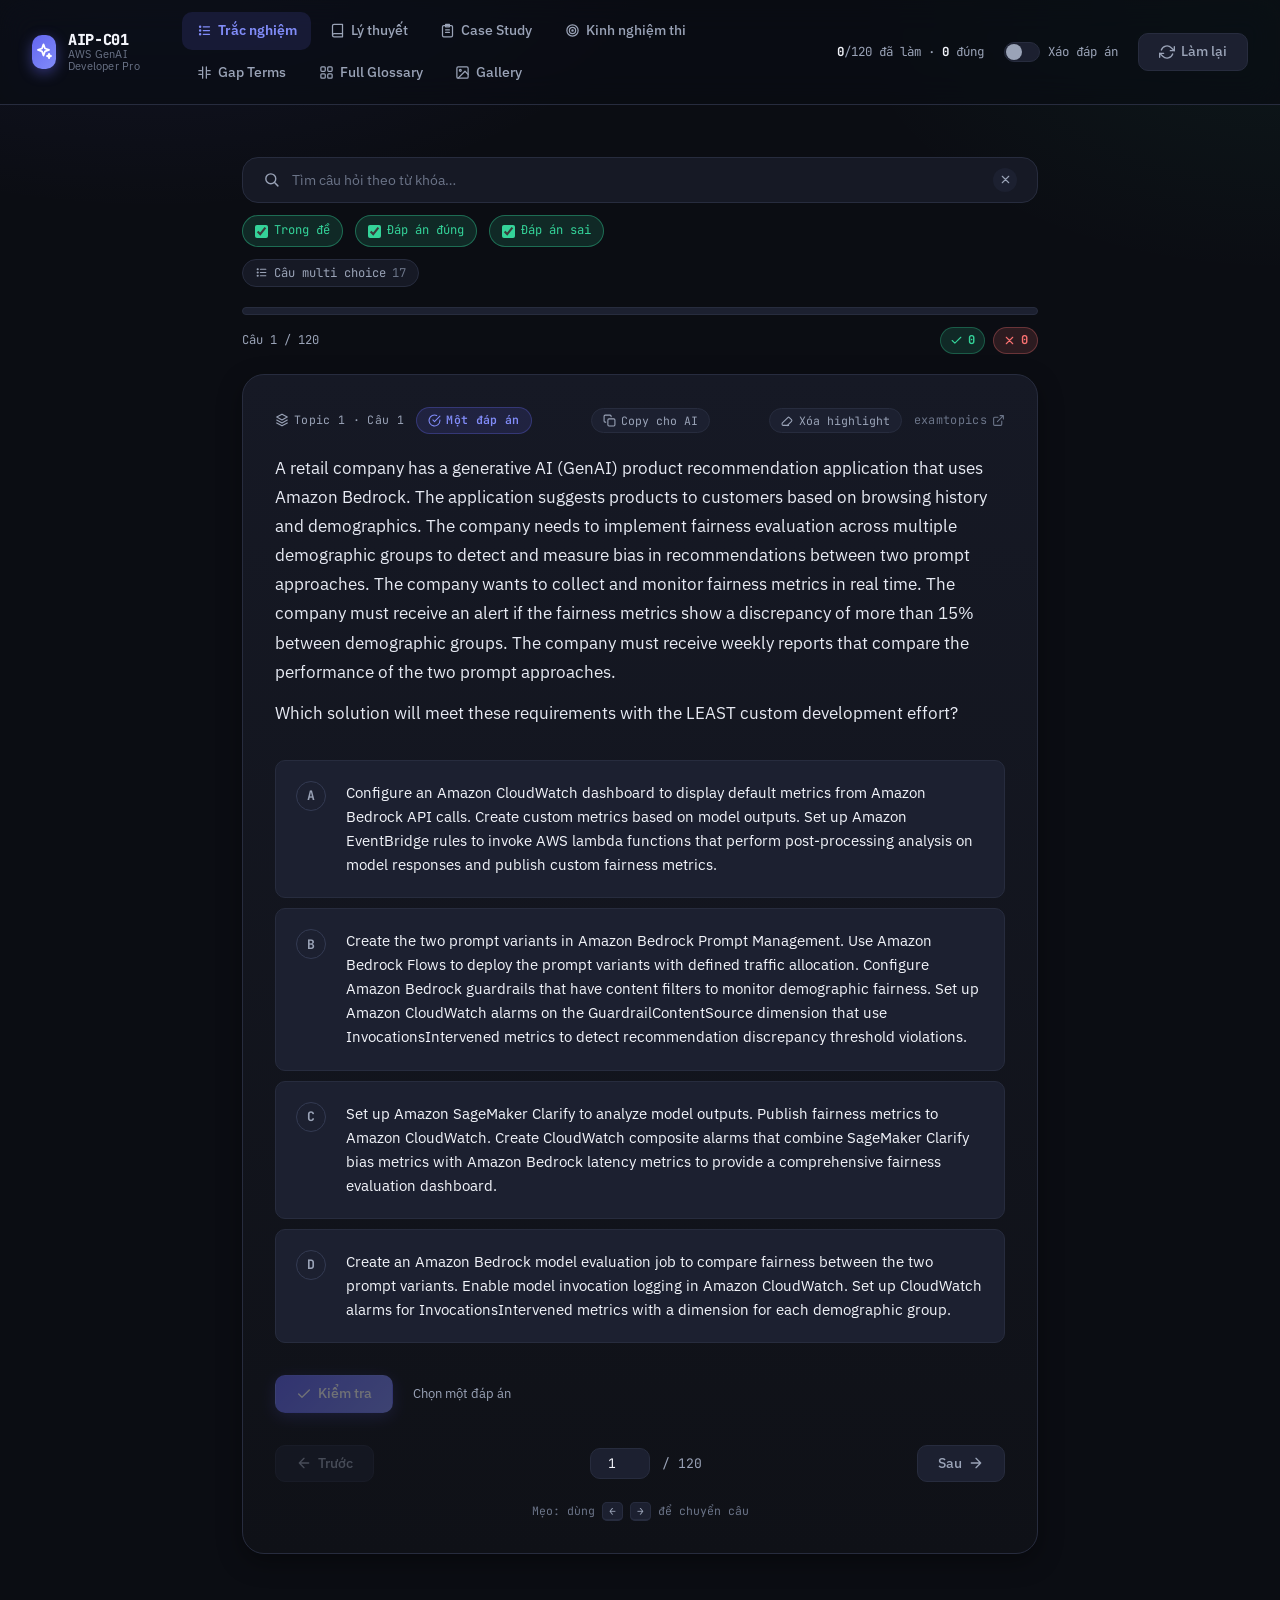
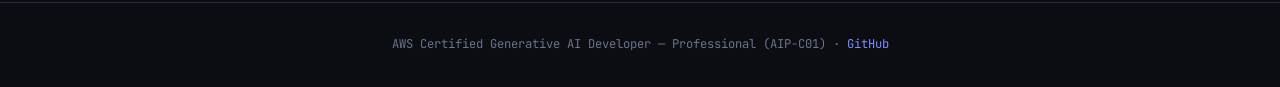
<file: index.html>
<!doctype html>
<html lang="vi">
<head>
<meta charset="UTF-8">
<meta name="viewport" content="width=device-width, initial-scale=1.0">
<title>AIP-C01 — Trắc nghiệm AWS Certified Generative AI Developer</title>
<link rel="icon" type="image/png" href="v-icon.png">
<meta name="description" content="Luyện thi trắc nghiệm AWS Certified Generative AI Developer – Professional (AIP-C01).">
<link rel="preconnect" href="https://fonts.googleapis.com">
<link rel="preconnect" href="https://fonts.gstatic.com" crossorigin>
<link href="https://fonts.googleapis.com/css2?family=IBM+Plex+Sans:wght@300;400;500;600;700&family=JetBrains+Mono:wght@400;500;600;700;800&display=swap" rel="stylesheet">
<link rel="stylesheet" href="nav.css">
<style>
  *, *::before, *::after { box-sizing: border-box; margin: 0; padding: 0; }

  :root {
    --bg:        #0B0D13;
    --bg-2:      #0F1117;
    --surface:   #161925;
    --surface-2: #1C2030;
    --surface-3: #232838;
    --border:    #272C3E;
    --border-2:  #333A52;
    --text:      #F2F4FA;
    --muted:     #9AA3B7;
    --muted-2:   #6B7488;

    --accent:    #6366F1;
    --accent-2:  #818CF8;
    --accent-dim: rgba(99, 102, 241, 0.14);
    --good:      #34D399;
    --good-dim:  rgba(52, 211, 153, 0.14);
    --bad:       #F87171;
    --bad-dim:   rgba(248, 113, 113, 0.14);
    --warn:      #FBBF24;

    --font-mono: 'JetBrains Mono', 'Fira Code', ui-monospace, monospace;
    --font-body: 'IBM Plex Sans', -apple-system, 'Segoe UI', system-ui, sans-serif;

    --space-xs: 0.375rem;
    --space-s:  0.75rem;
    --space-m:  1.25rem;
    --space-l:  2rem;
    --space-xl: 3rem;

    --radius:    10px;
    --radius-lg: 16px;
    --radius-xl: 22px;

    --shadow:    0 8px 24px rgba(0,0,0,0.35);
    --shadow-lg: 0 24px 60px rgba(0,0,0,0.5);

    --ease: cubic-bezier(0.4, 0, 0.2, 1);
  }

  html { font-size: 16px; -webkit-font-smoothing: antialiased; text-rendering: optimizeLegibility; }

  body {
    background:
      radial-gradient(900px 500px at 12% -10%, rgba(99,102,241,0.10), transparent 60%),
      radial-gradient(800px 500px at 100% 0%, rgba(52,211,153,0.06), transparent 55%),
      var(--bg);
    background-attachment: fixed;
    color: var(--text);
    font-family: var(--font-body);
    line-height: 1.6;
    min-height: 100vh;
  }

  ::selection { background: var(--accent-dim); color: var(--text); }

  *:focus-visible {
    outline: 2px solid var(--accent-2);
    outline-offset: 2px;
    border-radius: 4px;
  }

  .icon { width: 1.15em; height: 1.15em; stroke: currentColor; fill: none; stroke-width: 2; stroke-linecap: round; stroke-linejoin: round; flex: 0 0 auto; }

  .nav-right { display: flex; align-items: center; gap: var(--space-m); }
  .nav-meta {
    font-family: var(--font-mono);
    font-size: 0.78rem;
    color: var(--muted);
    white-space: nowrap;
  }
  .nav-meta b { color: var(--text); }

  /* ── BUTTONS ── */
  .btn {
    display: inline-flex;
    align-items: center;
    justify-content: center;
    gap: var(--space-xs);
    padding: 0.5rem var(--space-m);
    border-radius: var(--radius);
    font-size: 0.875rem;
    font-family: var(--font-body);
    font-weight: 500;
    cursor: pointer;
    transition: background .2s var(--ease), border-color .2s var(--ease), color .2s var(--ease), transform .1s var(--ease), box-shadow .2s var(--ease);
    text-decoration: none;
    border: 1px solid transparent;
    line-height: 1.4;
    white-space: nowrap;
  }
  .btn:active:not(:disabled) { transform: translateY(1px); }
  .btn:disabled { opacity: 0.4; cursor: not-allowed; }
  .btn .icon { width: 16px; height: 16px; }

  .btn-primary {
    background: linear-gradient(135deg, var(--accent), var(--accent-2));
    color: #fff;
    box-shadow: 0 4px 16px rgba(99,102,241,0.35);
  }
  .btn-primary:hover:not(:disabled) { box-shadow: 0 6px 22px rgba(99,102,241,0.5); }

  .btn-ghost { background: var(--surface-2); color: var(--muted); border-color: var(--border); }
  .btn-ghost:hover:not(:disabled) { color: var(--text); border-color: var(--border-2); background: var(--surface-3); }

  /* ── TOGGLE ── */
  .toggle { display: inline-flex; align-items: center; gap: 8px; cursor: pointer; user-select: none; }
  .toggle input { position: absolute; opacity: 0; width: 0; height: 0; }
  .toggle-track {
    width: 36px; height: 20px; border-radius: 999px; flex: 0 0 auto;
    background: var(--surface-2); border: 1px solid var(--border);
    position: relative; transition: background .2s var(--ease), border-color .2s var(--ease);
  }
  .toggle-thumb {
    position: absolute; top: 1px; left: 1px;
    width: 16px; height: 16px; border-radius: 50%;
    background: var(--muted); transition: transform .2s var(--ease), background .2s var(--ease);
  }
  .toggle input:checked + .toggle-track { background: var(--accent-dim); border-color: var(--accent); }
  .toggle input:checked + .toggle-track .toggle-thumb { transform: translateX(16px); background: var(--accent); }
  .toggle-label { font-size: 0.78rem; color: var(--muted); font-family: var(--font-mono); white-space: nowrap; }
  .toggle input:checked ~ .toggle-label { color: var(--text); }

  .btn-good {
    background: linear-gradient(135deg, var(--good), #2dd4bf);
    color: #05281d;
    font-weight: 600;
    box-shadow: 0 4px 16px rgba(52,211,153,0.3);
  }
  .btn-good:hover:not(:disabled) { box-shadow: 0 6px 22px rgba(52,211,153,0.45); }

  /* ── LAYOUT ── */
  main { max-width: 860px; margin: 0 auto; padding: var(--space-l) var(--space-l) var(--space-xl); }

  /* ── SEARCH ── */
  .search-wrap { position: relative; padding-top: var(--space-m); }
  .search-box {
    display: flex; align-items: center; gap: var(--space-s);
    padding: 0.65rem var(--space-m);
    background: var(--surface); border: 1px solid var(--border);
    border-radius: var(--radius-lg);
    transition: border-color .2s var(--ease);
  }
  .search-box:focus-within { border-color: var(--accent); }
  .search-box .icon { width: 17px; height: 17px; color: var(--muted); flex: 0 0 auto; }
  .search-box input {
    flex: 1; border: none; outline: none; background: none;
    color: var(--text); font-family: var(--font-body); font-size: 0.9rem;
  }
  .search-box input::placeholder { color: var(--muted-2); }
  .search-clear {
    display: grid; place-items: center; width: 24px; height: 24px;
    border-radius: 999px; border: none; background: var(--surface-2);
    color: var(--muted); cursor: pointer; flex: 0 0 auto;
  }
  .search-clear .icon { width: 13px; height: 13px; }
  .search-clear:hover { color: var(--text); background: var(--surface-3); }
  .search-results {
    position: absolute; left: 0; right: 0; top: calc(100% + 6px); z-index: 20;
    max-height: 420px; overflow-y: auto;
    background: var(--surface); border: 1px solid var(--border-2);
    border-radius: var(--radius-lg); box-shadow: var(--shadow-lg);
    animation: cardIn .2s var(--ease);
  }
  .search-count {
    padding: var(--space-s) var(--space-m) 4px;
    font-family: var(--font-mono); font-size: 0.7rem; color: var(--muted-2);
  }
  .search-result {
    display: flex; flex-direction: column; gap: 4px; width: 100%;
    text-align: left; padding: var(--space-s) var(--space-m);
    background: none; border: none; border-top: 1px solid var(--border);
    color: var(--text); cursor: pointer; font-family: var(--font-body);
  }
  .search-count + .search-result { border-top: none; }
  .search-result:hover, .search-result:focus-visible { background: var(--surface-2); }
  .sr-top { display: flex; align-items: center; justify-content: space-between; gap: var(--space-s); }
  .sr-meta {
    font-family: var(--font-mono); font-size: 0.7rem; color: var(--muted);
    letter-spacing: 0.02em;
  }
  .sr-status {
    display: inline-flex; align-items: center; gap: 4px; flex: 0 0 auto;
    font-family: var(--font-mono); font-size: 0.68rem; font-weight: 600;
    padding: 2px 9px; border-radius: 999px; border: 1px solid var(--border);
    color: var(--muted-2); background: var(--surface-2);
  }
  .sr-status .icon { width: 11px; height: 11px; }
  .sr-status.ok { color: var(--good); background: var(--good-dim); border-color: rgba(52,211,153,0.3); }
  .sr-status.err { color: var(--bad); background: var(--bad-dim); border-color: rgba(248,113,113,0.3); }
  .sr-snippet { font-size: 0.84rem; color: var(--muted); line-height: 1.5; }
  .sr-snippet mark { background: var(--accent-dim); color: var(--accent-2); border-radius: 3px; padding: 0 2px; }
  .search-empty {
    padding: var(--space-l) var(--space-m); text-align: center;
    color: var(--muted); font-size: 0.85rem;
  }
  .search-count-row {
    display: flex; align-items: center; justify-content: space-between; gap: var(--space-s);
    padding: var(--space-s) var(--space-m) 4px;
  }
  .search-count-row .search-count { padding: 0; }
  .retry-all-btn {
    display: inline-flex; align-items: center; gap: 5px; flex: 0 0 auto;
    font-family: var(--font-mono); font-size: 0.7rem; font-weight: 600;
    color: var(--accent-2); background: var(--accent-dim);
    border: 1px solid rgba(99,102,241,0.35); border-radius: 999px;
    padding: 4px 10px; cursor: pointer;
  }
  .retry-all-btn .icon { width: 12px; height: 12px; }
  .retry-all-btn:hover { filter: brightness(1.15); }

  .search-filters { display: flex; gap: var(--space-s); margin-top: var(--space-s); }
  .filter-chip {
    display: inline-flex; align-items: center; gap: 6px;
    font-family: var(--font-mono); font-size: 0.76rem;
    color: var(--muted); background: var(--surface);
    border: 1px solid var(--border); border-radius: 999px;
    padding: 5px 12px; cursor: pointer;
    transition: color .2s var(--ease), border-color .2s var(--ease), background .2s var(--ease);
  }
  .filter-chip .icon { width: 13px; height: 13px; }
  .filter-chip:hover { color: var(--text); border-color: var(--border-2); background: var(--surface-2); }
  .filter-chip.active { color: var(--good); border-color: rgba(52,211,153,0.4); background: var(--good-dim); }
  .filter-chip .count { color: var(--muted-2); }
  .filter-chip.active .count { color: var(--good); }

  .search-scope-filters { display: flex; gap: var(--space-s); margin-top: var(--space-s); flex-wrap: wrap; }
  .scope-chip {
    display: inline-flex; align-items: center; gap: 6px;
    font-family: var(--font-mono); font-size: 0.76rem;
    color: var(--muted); background: var(--surface);
    border: 1px solid var(--border); border-radius: 999px;
    padding: 5px 12px; cursor: pointer;
    transition: color .2s var(--ease), border-color .2s var(--ease), background .2s var(--ease);
  }
  .scope-chip input { accent-color: var(--good); cursor: pointer; }
  .scope-chip:hover { color: var(--text); border-color: var(--border-2); }
  .scope-chip.active { color: var(--good); border-color: rgba(52,211,153,0.4); background: var(--good-dim); }

  .search-history-item { display: flex; align-items: center; gap: 6px; border-top: 1px solid var(--border); }
  .search-count + .search-history-item { border-top: none; }
  .sh-term {
    flex: 1; display: flex; align-items: center; gap: 8px;
    text-align: left; padding: var(--space-s) var(--space-m);
    background: none; border: none; color: var(--text); cursor: pointer;
    font-family: var(--font-body); font-size: 0.85rem;
  }
  .sh-term .icon { width: 14px; height: 14px; color: var(--muted); flex: 0 0 auto; }
  .sh-term:hover, .sh-term:focus-visible { background: var(--surface-2); }
  .sh-remove {
    display: grid; place-items: center; width: 26px; height: 26px; margin-right: var(--space-s);
    border-radius: 999px; border: none; background: none; color: var(--muted); cursor: pointer; flex: 0 0 auto;
  }
  .sh-remove .icon { width: 12px; height: 12px; }
  .sh-remove:hover { color: var(--bad); background: var(--bad-dim); }

  /* ── PROGRESS ── */
  .progress-wrap {
    padding: var(--space-m) 0;
    background: linear-gradient(var(--bg) 70%, transparent);
  }

  /* ── SCROLL TO TOP ── */
  .scroll-top-btn {
    position: fixed;
    right: 24px;
    bottom: 24px;
    z-index: 90;
    width: 46px;
    height: 46px;
    display: grid;
    place-items: center;
    border-radius: 50%;
    border: 1px solid var(--border-2);
    background: linear-gradient(135deg, var(--accent), var(--accent-2));
    color: #fff;
    box-shadow: 0 6px 20px rgba(99,102,241,0.4);
    cursor: pointer;
    opacity: 0;
    pointer-events: none;
    transform: translateY(8px);
    transition: opacity .2s var(--ease), transform .2s var(--ease), box-shadow .2s var(--ease);
  }
  .scroll-top-btn.visible { opacity: 1; pointer-events: auto; transform: none; }
  .scroll-top-btn:hover { box-shadow: 0 8px 26px rgba(99,102,241,0.55); }
  .scroll-top-btn .icon { width: 20px; height: 20px; stroke-width: 2.5; }
  .progress-track {
    height: 8px;
    background: var(--surface-2);
    border-radius: 999px;
    overflow: hidden;
    border: 1px solid var(--border);
  }
  .progress-fill {
    height: 100%;
    width: 0%;
    border-radius: 999px;
    background: linear-gradient(90deg, var(--accent), var(--accent-2), var(--good));
    background-size: 200% 100%;
    transition: width .45s var(--ease);
  }
  .progress-stats {
    display: flex;
    justify-content: space-between;
    align-items: center;
    font-family: var(--font-mono);
    font-size: 0.76rem;
    color: var(--muted);
    margin-top: var(--space-s);
  }
  .chip {
    display: inline-flex; align-items: center; gap: 5px;
    padding: 3px 9px; border-radius: 999px;
    background: var(--surface-2); border: 1px solid var(--border);
  }
  .chip .icon { width: 13px; height: 13px; }
  .chip.ok { color: var(--good); border-color: rgba(52,211,153,0.3); background: var(--good-dim); }
  .chip.err { color: var(--bad); border-color: rgba(248,113,113,0.3); background: var(--bad-dim); }
  .progress-stats .chip {
    cursor: pointer; font: inherit; -webkit-appearance: none; appearance: none;
    transition: filter .2s var(--ease), box-shadow .2s var(--ease);
  }
  .progress-stats .chip:hover { filter: brightness(1.2); }
  .progress-stats .chip:focus-visible { outline: 2px solid var(--accent); outline-offset: 2px; }
  .progress-stats .chip.active { box-shadow: 0 0 0 1px currentColor inset; }

  /* ── QUESTION CARD ── */
  .qcard {
    position: relative;
    background: linear-gradient(180deg, var(--surface), var(--bg-2));
    border: 1px solid var(--border);
    border-radius: var(--radius-xl);
    padding: var(--space-l);
    box-shadow: var(--shadow);
    animation: cardIn .35s var(--ease);
  }
  @keyframes cardIn { from { opacity: 0; transform: translateY(10px); } to { opacity: 1; transform: none; } }

  .retry-banner {
    display: flex; align-items: center; gap: var(--space-s);
    font-family: var(--font-mono); font-size: 0.76rem; font-weight: 600;
    color: var(--accent-2); background: var(--accent-dim);
    border: 1px solid rgba(99,102,241,0.3); border-radius: var(--radius-lg);
    padding: var(--space-s) var(--space-m); margin-bottom: var(--space-m);
  }
  .retry-banner .icon { width: 14px; height: 14px; }
  .retry-exit-btn {
    margin-left: auto; font-family: var(--font-mono); font-size: 0.72rem;
    color: var(--muted); background: none; border: 1px solid var(--border);
    border-radius: 999px; padding: 3px 10px; cursor: pointer;
  }
  .retry-exit-btn:hover { color: var(--text); border-color: var(--border-2); background: var(--surface-2); }

  .qmeta {
    display: flex;
    align-items: center;
    gap: var(--space-s);
    flex-wrap: wrap;
    font-family: var(--font-mono);
    font-size: 0.72rem;
    letter-spacing: 0.03em;
    color: var(--muted);
    margin-bottom: var(--space-m);
  }
  .topic { display: inline-flex; align-items: center; gap: 5px; color: var(--muted); }
  .topic .icon { width: 14px; height: 14px; }

  .badge {
    display: inline-flex; align-items: center; gap: 5px;
    padding: 3px 11px;
    border-radius: 999px;
    background: var(--accent-dim);
    color: var(--accent-2);
    border: 1px solid rgba(99,102,241,0.3);
    font-weight: 600;
  }
  .badge .icon { width: 13px; height: 13px; }
  .badge.multi { background: var(--good-dim); color: var(--good); border-color: rgba(52,211,153,0.3); }

  .reflink {
    display: inline-flex; align-items: center; gap: 5px;
    font-size: 0.74rem; color: var(--muted-2); text-decoration: none;
    transition: color .2s var(--ease);
  }
  .reflink .icon { width: 13px; height: 13px; }
  .reflink:hover { color: var(--accent-2); }

  .copybtn {
    margin-left: auto;
    display: inline-flex; align-items: center; gap: 5px;
    font-family: var(--font-mono); font-size: 0.72rem;
    color: var(--muted); background: var(--surface-2);
    border: 1px solid var(--border); border-radius: 999px;
    padding: 4px 11px; cursor: pointer;
    transition: color .2s var(--ease), border-color .2s var(--ease), background .2s var(--ease);
  }
  .copybtn .icon { width: 13px; height: 13px; }
  .copybtn:hover { color: var(--text); border-color: var(--border-2); background: var(--surface-3); }
  .copybtn.done { color: var(--good); border-color: rgba(52,211,153,0.4); background: var(--good-dim); }
  /* copy button sits before the ref link, which then no longer auto-pushes */
  .qmeta .reflink { margin-left: 0; }

  mark.hl {
    background: linear-gradient(135deg, rgba(251,191,36,0.4), rgba(251,191,36,0.26));
    color: inherit;
    border-radius: 3px;
    padding: 0 2px;
    box-decoration-break: clone;
    -webkit-box-decoration-break: clone;
  }

  .qtext {
    font-size: 1.06rem;
    line-height: 1.72;
    margin-bottom: var(--space-l);
    color: #E7EAF3;
  }
  .qtext br { content: ""; display: block; margin-top: var(--space-s); }

  /* ── ANSWERS ── */
  .answers { display: flex; flex-direction: column; gap: 0.625rem; }

  .answer {
    display: flex;
    align-items: flex-start;
    gap: var(--space-m);
    padding: var(--space-m);
    background: var(--surface-2);
    border: 1px solid var(--border);
    border-radius: var(--radius);
    cursor: pointer;
    transition: border-color .2s var(--ease), background .2s var(--ease), box-shadow .2s var(--ease);
    text-align: left;
    width: 100%;
    font-family: var(--font-body);
    font-size: 0.94rem;
    color: var(--text);
    line-height: 1.6;
  }
  .answer:hover:not(.locked) { border-color: var(--border-2); background: var(--surface-3); }
  .answer.selected:not(.locked) { border-color: var(--accent); box-shadow: 0 0 0 1px var(--accent) inset; }
  .answer.locked { cursor: default; }

  .answer .key {
    flex: 0 0 auto;
    width: 30px; height: 30px;
    display: grid; place-items: center;
    border-radius: 9px;
    border: 1.5px solid var(--border-2);
    font-family: var(--font-mono);
    font-size: 0.82rem;
    font-weight: 700;
    color: var(--muted);
    transition: all .2s var(--ease);
  }
  .answer.single .key { border-radius: 50%; }
  .answer.selected .key { background: var(--accent); border-color: var(--accent); color: #fff; }

  .answer.correct { background: var(--good-dim); border-color: var(--good); }
  .answer.correct .key { background: var(--good); border-color: var(--good); color: #05281d; }
  .answer.wrong { background: var(--bad-dim); border-color: var(--bad); }
  .answer.wrong .key { background: var(--bad); border-color: var(--bad); color: #2c0b0b; }

  .answer .atext { flex: 1; user-select: text; -webkit-user-select: text; cursor: text; }
  .answer .mark {
    flex: 0 0 auto; margin-left: var(--space-s);
    display: grid; place-items: center;
    width: 22px; height: 22px; border-radius: 50%;
    animation: pop .3s var(--ease);
  }
  @keyframes pop { from { transform: scale(0); } 60% { transform: scale(1.2); } to { transform: scale(1); } }
  .answer .mark .icon { width: 16px; height: 16px; stroke-width: 2.75; }
  .answer.correct .mark { color: var(--good); }
  .answer.wrong .mark { color: var(--bad); }

  /* ── ACTIONS ── */
  .qactions {
    display: flex; align-items: center; gap: var(--space-m);
    margin-top: var(--space-l); flex-wrap: wrap;
  }
  .verdict {
    display: inline-flex; align-items: center; gap: 7px;
    font-family: var(--font-mono); font-size: 0.86rem; font-weight: 700;
    padding: 6px 13px; border-radius: 999px;
  }
  .verdict .icon { width: 16px; height: 16px; }
  .verdict.ok { color: var(--good); background: var(--good-dim); }
  .verdict.err { color: var(--bad); background: var(--bad-dim); }
  .hint { font-size: 0.82rem; color: var(--muted); }
  .hint b { color: var(--text); font-family: var(--font-mono); }

  /* ── QNAV ── */
  .qnav {
    display: flex; align-items: center; justify-content: space-between;
    gap: var(--space-m); margin-top: var(--space-l); flex-wrap: wrap;
  }
  .qjump {
    display: flex; align-items: center; gap: var(--space-s);
    font-family: var(--font-mono); font-size: 0.82rem; color: var(--muted);
  }
  .qjump input {
    width: 60px; padding: 6px 8px;
    background: var(--surface-2); border: 1px solid var(--border);
    border-radius: var(--radius); color: var(--text);
    font-family: var(--font-mono); font-size: 0.82rem; text-align: center;
  }
  .qjump input:focus { border-color: var(--accent); outline: none; }

  .kbd-hint {
    text-align: center; margin-top: var(--space-m);
    font-family: var(--font-mono); font-size: 0.72rem; color: var(--muted-2);
  }
  kbd {
    font-family: var(--font-mono); font-size: 0.7rem;
    background: var(--surface-2); border: 1px solid var(--border);
    border-bottom-width: 2px; border-radius: 5px; padding: 1px 6px; color: var(--muted);
  }

  /* ── LOADING / ERROR ── */
  .state { text-align: center; padding: var(--space-xl) var(--space-l); color: var(--muted); font-family: var(--font-mono); }
  .state.err { color: var(--bad); }
  .state .icon { width: 36px; height: 36px; margin-bottom: var(--space-m); }

  .skeleton { animation: cardIn .3s var(--ease); }
  .sk {
    background: linear-gradient(90deg, var(--surface-2) 25%, var(--surface-3) 37%, var(--surface-2) 63%);
    background-size: 400% 100%;
    animation: shimmer 1.4s ease infinite;
    border-radius: 8px;
  }
  @keyframes shimmer { from { background-position: 100% 0; } to { background-position: -100% 0; } }

  /* ── SUMMARY ── */
  .summary {
    background: linear-gradient(180deg, var(--surface), var(--bg-2));
    border: 1px solid var(--border);
    border-radius: var(--radius-xl);
    padding: var(--space-xl) var(--space-l);
    text-align: center;
    box-shadow: var(--shadow);
    animation: cardIn .4s var(--ease);
  }
  .summary h2 { font-family: var(--font-mono); font-size: 1.4rem; font-weight: 800; margin-bottom: var(--space-l); }
  .donut { position: relative; width: 168px; height: 168px; margin: 0 auto var(--space-l); }
  .donut svg { transform: rotate(-90deg); }
  .donut-center {
    position: absolute; inset: 0; display: flex; flex-direction: column;
    align-items: center; justify-content: center;
  }
  .donut-center b { font-family: var(--font-mono); font-size: 2.4rem; font-weight: 800; line-height: 1; }
  .donut-center span { font-size: 0.74rem; color: var(--muted); letter-spacing: 0.05em; margin-top: 4px; }
  .summary-stats {
    display: flex; justify-content: center; gap: var(--space-l);
    flex-wrap: wrap; margin-bottom: var(--space-l);
  }
  .sstat { text-align: center; }
  .sstat b { display: block; font-family: var(--font-mono); font-size: 1.5rem; font-weight: 700; }
  .sstat span { font-size: 0.74rem; color: var(--muted); }
  .sstat.ok b { color: var(--good); }
  .sstat.err b { color: var(--bad); }
  .summary-actions { display: flex; gap: var(--space-s); justify-content: center; flex-wrap: wrap; }

  footer { border-top: 1px solid var(--border); padding: var(--space-l); text-align: center; }
  footer p { font-size: 0.76rem; color: var(--muted-2); font-family: var(--font-mono); }
  footer a { color: var(--accent-2); text-decoration: none; }
  footer a:hover { text-decoration: underline; }

  @media (max-width: 640px) {
    .nav-meta { display: none; }
    .toggle-label { display: none; }
    main { padding: var(--space-m); }
    .qcard, .summary { padding: var(--space-m); }
    .qtext { font-size: 1rem; }
    .scroll-top-btn { right: 16px; bottom: 16px; }
    /* iOS Safari auto-zooms on focus into any input under 16px font-size */
    .search-box input, .qjump input { font-size: 16px; }
  }

  @media (prefers-reduced-motion: reduce) {
    *, *::before, *::after { animation-duration: .01ms !important; transition-duration: .01ms !important; }
  }
</style>
</head>
<body>

<!-- icon sprite -->
<svg width="0" height="0" style="position:absolute" aria-hidden="true">
  <defs>
    <symbol id="i-spark" viewBox="0 0 24 24"><path d="M12 3l1.9 5.2L19 10l-5.1 1.8L12 17l-1.9-5.2L5 10l5.1-1.8z"/><path d="M19 15l.7 2 2 .7-2 .7-.7 2-.7-2-2-.7 2-.7z"/></symbol>
    <symbol id="i-check" viewBox="0 0 24 24"><path d="M20 6L9 17l-5-5"/></symbol>
    <symbol id="i-x" viewBox="0 0 24 24"><path d="M18 6L6 18M6 6l12 12"/></symbol>
    <symbol id="i-layers" viewBox="0 0 24 24"><path d="M12 2l9 5-9 5-9-5 9-5z"/><path d="M3 12l9 5 9-5M3 17l9 5 9-5"/></symbol>
    <symbol id="i-list" viewBox="0 0 24 24"><circle cx="5" cy="6" r="1"/><circle cx="5" cy="12" r="1"/><circle cx="5" cy="18" r="1"/><path d="M10 6h10M10 12h10M10 18h10"/></symbol>
    <symbol id="i-check-circle" viewBox="0 0 24 24"><path d="M22 11.1V12a10 10 0 11-5.9-9.1"/><path d="M22 4L12 14.01l-3-3"/></symbol>
    <symbol id="i-external" viewBox="0 0 24 24"><path d="M18 13v6a2 2 0 01-2 2H5a2 2 0 01-2-2V8a2 2 0 012-2h6"/><path d="M15 3h6v6M10 14L21 3"/></symbol>
    <symbol id="i-copy" viewBox="0 0 24 24"><rect x="9" y="9" width="13" height="13" rx="2"/><path d="M5 15H4a2 2 0 01-2-2V4a2 2 0 012-2h9a2 2 0 012 2v1"/></symbol>
    <symbol id="i-prev" viewBox="0 0 24 24"><path d="M19 12H5M12 19l-7-7 7-7"/></symbol>
    <symbol id="i-next" viewBox="0 0 24 24"><path d="M5 12h14M12 5l7 7-7 7"/></symbol>
    <symbol id="i-refresh" viewBox="0 0 24 24"><path d="M23 4v6h-6M1 20v-6h6"/><path d="M3.5 9a9 9 0 0114.9-3.4L23 10M1 14l4.6 4.4A9 9 0 0020.5 15"/></symbol>
    <symbol id="i-alert" viewBox="0 0 24 24"><path d="M10.3 3.9L1.8 18a2 2 0 001.7 3h17a2 2 0 001.7-3L13.7 3.9a2 2 0 00-3.4 0z"/><path d="M12 9v4M12 17h.01"/></symbol>
    <symbol id="i-award" viewBox="0 0 24 24"><circle cx="12" cy="8" r="6"/><path d="M15.5 13.5L17 22l-5-3-5 3 1.5-8.5"/></symbol>
    <symbol id="i-book" viewBox="0 0 24 24"><path d="M4 19.5A2.5 2.5 0 016.5 17H20"/><path d="M6.5 2H20v20H6.5A2.5 2.5 0 014 19.5v-15A2.5 2.5 0 016.5 2z"/></symbol>
    <symbol id="i-target" viewBox="0 0 24 24"><circle cx="12" cy="12" r="9"/><circle cx="12" cy="12" r="5"/><circle cx="12" cy="12" r="1"/></symbol>
    <symbol id="i-clipboard" viewBox="0 0 24 24"><rect x="4" y="4" width="16" height="18" rx="2"/><path d="M9 2h6v4H9z"/><path d="M9 11h6M9 15h6"/></symbol>
    <symbol id="i-arrow-up" viewBox="0 0 24 24"><path d="M12 19V5M5 12l7-7 7 7"/></symbol>
    <symbol id="i-gap" viewBox="0 0 24 24"><path d="M9 3v18M15 3v18"/><path d="M3 9h4M17 9h4M3 15h4M17 15h4"/></symbol>
    <symbol id="i-grid" viewBox="0 0 24 24"><rect x="3" y="3" width="7" height="7" rx="1.5"/><rect x="14" y="3" width="7" height="7" rx="1.5"/><rect x="3" y="14" width="7" height="7" rx="1.5"/><rect x="14" y="14" width="7" height="7" rx="1.5"/></symbol>
    <symbol id="i-image" viewBox="0 0 24 24"><rect x="3" y="3" width="18" height="18" rx="2"/><circle cx="8.5" cy="8.5" r="1.5"/><path d="M21 15l-5-5L5 21"/></symbol>
    <symbol id="i-eraser" viewBox="0 0 24 24"><path d="M7 21H4a2 2 0 01-2-2v-1a2 2 0 01.586-1.414l10-10a2 2 0 012.828 0l4 4a2 2 0 010 2.828l-8 8"/><path d="M14 21H7"/></symbol>
    <symbol id="i-search" viewBox="0 0 24 24"><circle cx="11" cy="11" r="7"/><path d="M21 21l-4.35-4.35"/></symbol>
    <symbol id="i-clock" viewBox="0 0 24 24"><circle cx="12" cy="12" r="9"/><path d="M12 7v5l3 3"/></symbol>
  </defs>
</svg>

<nav data-nav>
  <div class="nav-right">
    <span class="nav-meta" id="navMeta">Đang tải…</span>
    <label class="toggle">
      <input type="checkbox" id="shuffleToggle">
      <span class="toggle-track"><span class="toggle-thumb"></span></span>
      <span class="toggle-label">Xáo đáp án</span>
    </label>
    <button class="btn btn-ghost" id="resetBtn"><svg class="icon"><use href="#i-refresh"/></svg>Làm lại</button>
  </div>
</nav>
<script src="nav.js"></script>

<main>
  <div class="search-wrap" id="searchWrap" hidden>
    <div class="search-box">
      <svg class="icon"><use href="#i-search"/></svg>
      <input type="text" id="searchInput" placeholder="Tìm câu hỏi theo từ khóa…" autocomplete="off">
      <button type="button" class="search-clear" id="searchClearBtn" hidden aria-label="Xóa tìm kiếm">
        <svg class="icon"><use href="#i-x"/></svg>
      </button>
    </div>
    <div class="search-scope-filters" id="searchScopeFilters">
      <label class="scope-chip active" data-scope="question"><input type="checkbox" checked>Trong đề</label>
      <label class="scope-chip active" data-scope="correct"><input type="checkbox" checked>Đáp án đúng</label>
      <label class="scope-chip active" data-scope="wrong"><input type="checkbox" checked>Đáp án sai</label>
    </div>
    <div class="search-filters">
      <button type="button" class="filter-chip" id="multiListBtn">
        <svg class="icon"><use href="#i-list"/></svg>
        Câu multi choice <span class="count" id="multiListCount">…</span>
      </button>
    </div>
    <div class="search-results" id="searchResults" hidden></div>
  </div>

  <div class="progress-wrap" id="progressWrap" hidden>
    <div class="progress-track"><div class="progress-fill" id="progressFill"></div></div>
    <div class="progress-stats">
      <span id="progressLabel">Câu 1 / 82</span>
      <span style="display:flex; gap:8px;">
        <button type="button" class="chip ok" id="okChip"><svg class="icon"><use href="#i-check"/></svg><b id="okCount">0</b></button>
        <button type="button" class="chip err" id="errChip"><svg class="icon"><use href="#i-x"/></svg><b id="errCount">0</b></button>
      </span>
    </div>
  </div>

  <div id="app">
    <div class="skeleton">
      <div class="sk" style="height:14px;width:40%;margin-bottom:24px"></div>
      <div class="sk" style="height:20px;width:92%;margin-bottom:10px"></div>
      <div class="sk" style="height:20px;width:78%;margin-bottom:28px"></div>
      <div class="sk" style="height:56px;margin-bottom:10px"></div>
      <div class="sk" style="height:56px;margin-bottom:10px"></div>
      <div class="sk" style="height:56px;margin-bottom:10px"></div>
      <div class="sk" style="height:56px"></div>
    </div>
  </div>
</main>

<footer>
  <p>AWS Certified Generative AI Developer — Professional (AIP-C01) · <a href="https://github.com/vinhnguyenthanhdn/aip">GitHub</a></p>
</footer>

<button type="button" class="scroll-top-btn" id="scrollTopBtn" aria-label="Lên đầu trang">
  <svg class="icon"><use href="#i-arrow-up"/></svg>
</button>

<script>
const DATA_URL = 'aws_aip_c01.json';
const STORAGE_KEY = 'aip-c01-progress';
const SHUFFLE_KEY = 'aip-c01-shuffle';
const SEARCH_HISTORY_KEY = 'aip-c01-search-history';
const SEARCH_SCOPE_KEY = 'aip-c01-search-scope';
const MAX_SEARCH_HISTORY = 12;

let questions = [];
let idx = 0;
let answered = {};
let shuffleAnswers = false;
let shuffleOrder = {}; // idx -> shuffled key order, cached so it stays stable while answering
let searchIndex = []; // qi -> { qText, answerEntries, lower } built once questions load
let listMode = null; // null | 'multi' — which non-search listing is currently shown in #searchResults
let retryQueue = null; // null, or array of qi being retried (Trước/Sau restricted to these until done/exited)
let searchHistory = []; // most-recent-first list of past search terms
let searchScope = { question: true, correct: true, wrong: true }; // where a match may occur to count as a result

const $ = id => document.getElementById(id);
const app = $('app');
const ico = name => `<svg class="icon"><use href="#${name}"/></svg>`;

/* Source strings contain literal <br/> and HTML entities like &#39;.
   Escape everything (XSS-safe), then restore <br> and decode entities. */
function renderHTML(str) {
  if (!str) return '';
  return str
    .replace(/&/g, '&amp;').replace(/</g, '&lt;').replace(/>/g, '&gt;')
    .replace(/&lt;br\s*\/?&gt;/gi, '<br>')
    .replace(/&amp;#(\d+);/g, (_, n) => '&#' + n + ';')
    .replace(/&amp;([a-z]+);/gi, '&$1;');
}

/* Plain-text version of source strings: decode entities, turn <br/> into newlines. */
function toPlainText(str) {
  if (!str) return '';
  const html = renderHTML(str).replace(/<br\s*\/?>/gi, '\n');
  const tmp = document.createElement('div');
  tmp.innerHTML = html;
  return (tmp.textContent || '').trim();
}

/* Build a clean prompt with question + options for pasting into an AI. */
function questionToText(q, qi) {
  const multi = isMulti(q);
  const cset = correctSet(q);
  const lines = [];
  lines.push(toPlainText(q.question_text));
  lines.push('');
  getDisplayKeys(qi, q).forEach(k => {
    lines.push(`${k}. ${toPlainText(q.answers[k])}`);
  });
  lines.push('');
  lines.push(multi ? `(Chọn ${cset.size} đáp án)` : '(Chọn một đáp án)');
  lines.push('Hãy chọn đáp án đúng và giải thích ngắn gọn lý do.');
  return lines.join('\n');
}

/* ── SEARCH ── */
function escapeHtml(str) {
  return String(str).replace(/&/g, '&amp;').replace(/</g, '&lt;').replace(/>/g, '&gt;')
    .replace(/"/g, '&quot;').replace(/'/g, '&#39;');
}

function buildSearchIndex() {
  searchIndex = questions.map(q => {
    const qText = toPlainText(q.question_text);
    const cset = correctSet(q);
    const answerEntries = Object.keys(q.answers).sort().map(k => ({ key: k, text: toPlainText(q.answers[k]), isCorrect: cset.has(k) }));
    return { qText, answerEntries };
  });
}

function buildSnippet(text, term) {
  const lower = text.toLowerCase();
  const i = lower.indexOf(term);
  if (i === -1) return escapeHtml(text.slice(0, 140)) + (text.length > 140 ? '…' : '');
  const start = Math.max(0, i - 50);
  const end = Math.min(text.length, i + term.length + 70);
  let out = escapeHtml(text.slice(start, i)) +
    '<mark>' + escapeHtml(text.slice(i, i + term.length)) + '</mark>' +
    escapeHtml(text.slice(i + term.length, end));
  if (start > 0) out = '…' + out;
  if (end < text.length) out += '…';
  return out;
}

function performSearch(rawQuery) {
  const term = rawQuery.trim().toLowerCase();
  const resultsEl = $('searchResults');
  $('searchClearBtn').hidden = !rawQuery;
  if (listMode) {
    listMode = null;
    $('multiListBtn').classList.remove('active');
    $('okChip').classList.remove('active');
    $('errChip').classList.remove('active');
  }

  if (!term) { renderSearchHistory(); return; }
  if (!questions.length) return;

  if (!searchScope.question && !searchScope.correct && !searchScope.wrong) {
    resultsEl.hidden = false;
    resultsEl.innerHTML = `<div class="search-empty">Vui lòng chọn ít nhất một loại kết quả</div>`;
    return;
  }

  const matches = [];
  questions.forEach((q, qi) => {
    const entry = searchIndex[qi];
    if (!entry) return;
    let snippetSource = null;

    if (searchScope.question && entry.qText.toLowerCase().includes(term)) {
      snippetSource = entry.qText;
    }
    if (!snippetSource && searchScope.correct) {
      const found = entry.answerEntries.find(a => a.isCorrect && a.text.toLowerCase().includes(term));
      if (found) snippetSource = found.text;
    }
    if (!snippetSource && searchScope.wrong) {
      const found = entry.answerEntries.find(a => !a.isCorrect && a.text.toLowerCase().includes(term));
      if (found) snippetSource = found.text;
    }
    if (snippetSource) matches.push({ qi, snippetSource });
  });

  resultsEl.hidden = false;
  if (!matches.length) {
    resultsEl.innerHTML = `<div class="search-empty">Không tìm thấy câu hỏi nào chứa "${escapeHtml(rawQuery.trim())}"</div>`;
    return;
  }

  resultsEl.innerHTML = `<div class="search-count">${matches.length} câu hỏi khớp</div>` + matches.map(m => {
    const q = questions[m.qi];
    const snippet = buildSnippet(m.snippetSource, term);
    return `<button type="button" class="search-result" data-qi="${m.qi}">
      <span class="sr-top">
        <span class="sr-meta">${ico('i-layers')}Topic ${q.topic_number} · Câu ${q.question_number}</span>
        ${answerStatusBadge(m.qi)}
      </span>
      <span class="sr-snippet">${snippet}</span>
    </button>`;
  }).join('');

  resultsEl.querySelectorAll('.search-result').forEach(btn => {
    btn.addEventListener('click', () => {
      addToSearchHistory(rawQuery.trim());
      retryQueue = null;
      idx = parseInt(btn.dataset.qi, 10);
      saveProgress();
      render();
      updateProgress();
      closeSearch();
      window.scrollTo({ top: 0, behavior: 'smooth' });
    });
  });
}

function closeSearch() {
  $('searchResults').hidden = true;
  $('searchResults').innerHTML = '';
  $('searchInput').value = '';
  $('searchClearBtn').hidden = true;
}

/* ── SEARCH HISTORY ── */
function loadSearchHistory() {
  try { searchHistory = JSON.parse(localStorage.getItem(SEARCH_HISTORY_KEY) || '[]'); } catch (e) { searchHistory = []; }
  if (!Array.isArray(searchHistory)) searchHistory = [];
}
function saveSearchHistory() {
  try { localStorage.setItem(SEARCH_HISTORY_KEY, JSON.stringify(searchHistory)); } catch (e) {}
}
function addToSearchHistory(term) {
  if (!term) return;
  searchHistory = searchHistory.filter(t => t.toLowerCase() !== term.toLowerCase());
  searchHistory.unshift(term);
  if (searchHistory.length > MAX_SEARCH_HISTORY) searchHistory.length = MAX_SEARCH_HISTORY;
  saveSearchHistory();
}
function removeFromSearchHistory(term) {
  searchHistory = searchHistory.filter(t => t !== term);
  saveSearchHistory();
  renderSearchHistory();
}

function renderSearchHistory() {
  const resultsEl = $('searchResults');
  if (listMode) {
    listMode = null;
    $('multiListBtn').classList.remove('active');
    $('okChip').classList.remove('active');
    $('errChip').classList.remove('active');
  }
  if (!searchHistory.length) { resultsEl.hidden = true; resultsEl.innerHTML = ''; return; }

  resultsEl.hidden = false;
  resultsEl.innerHTML = `<div class="search-count">Tìm kiếm gần đây</div>` + searchHistory.map(term => `
    <div class="search-history-item">
      <button type="button" class="sh-term" data-term="${escapeHtml(term)}">${ico('i-clock')}${escapeHtml(term)}</button>
      <button type="button" class="sh-remove" data-term="${escapeHtml(term)}" aria-label="Xóa lịch sử tìm kiếm">${ico('i-x')}</button>
    </div>
  `).join('');

  resultsEl.querySelectorAll('.sh-term').forEach(btn => {
    btn.addEventListener('click', e => {
      e.stopPropagation();
      $('searchInput').value = btn.dataset.term;
      performSearch(btn.dataset.term);
    });
  });
  resultsEl.querySelectorAll('.sh-remove').forEach(btn => {
    btn.addEventListener('click', e => {
      e.stopPropagation();
      removeFromSearchHistory(btn.dataset.term);
    });
  });
}

/* ── SEARCH SCOPE FILTERS ── */
function loadSearchScope() {
  try {
    const s = JSON.parse(localStorage.getItem(SEARCH_SCOPE_KEY) || 'null');
    if (s && typeof s === 'object') {
      searchScope = { question: !!s.question, correct: !!s.correct, wrong: !!s.wrong };
    }
  } catch (e) {}
}
function saveSearchScope() {
  try { localStorage.setItem(SEARCH_SCOPE_KEY, JSON.stringify(searchScope)); } catch (e) {}
}
function initSearchScopeFilters() {
  document.querySelectorAll('.scope-chip').forEach(label => {
    const scope = label.dataset.scope;
    const checkbox = label.querySelector('input[type=checkbox]');
    checkbox.checked = searchScope[scope];
    label.classList.toggle('active', searchScope[scope]);
    checkbox.addEventListener('change', () => {
      searchScope[scope] = checkbox.checked;
      label.classList.toggle('active', checkbox.checked);
      saveSearchScope();
      if ($('searchInput').value.trim()) performSearch($('searchInput').value);
    });
  });
}

/* ── LIST ALL MULTI-CHOICE QUESTIONS ──
   Reuses the search-results dropdown UI/UX, just with a fixed filter instead of a text query. */
function renderMultiList() {
  const resultsEl = $('searchResults');
  const matches = [];
  questions.forEach((q, qi) => { if (isMulti(q)) matches.push(qi); });

  resultsEl.hidden = false;
  if (!matches.length) {
    resultsEl.innerHTML = `<div class="search-empty">Không có câu multi choice nào</div>`;
    return;
  }

  resultsEl.innerHTML = `<div class="search-count">${matches.length} câu multi choice</div>` + matches.map(qi => {
    const q = questions[qi];
    const plain = toPlainText(q.question_text);
    const snippet = escapeHtml(plain.slice(0, 140)) + (plain.length > 140 ? '…' : '');
    return `<button type="button" class="search-result" data-qi="${qi}">
      <span class="sr-top">
        <span class="sr-meta">${ico('i-layers')}Topic ${q.topic_number} · Câu ${q.question_number} · Chọn ${correctSet(q).size} đáp án</span>
        ${answerStatusBadge(qi)}
      </span>
      <span class="sr-snippet">${snippet}</span>
    </button>`;
  }).join('');

  resultsEl.querySelectorAll('.search-result').forEach(btn => {
    btn.addEventListener('click', () => {
      retryQueue = null;
      idx = parseInt(btn.dataset.qi, 10);
      saveProgress();
      render();
      updateProgress();
      closeMultiList();
      window.scrollTo({ top: 0, behavior: 'smooth' });
    });
  });
}

function closeMultiList() {
  $('searchResults').hidden = true;
  $('searchResults').innerHTML = '';
  $('multiListBtn').classList.remove('active');
  listMode = null;
}

function toggleMultiList() {
  if (listMode === 'multi') { closeMultiList(); return; }
  closeSearch();
  closeAnsweredList();
  listMode = 'multi';
  $('multiListBtn').classList.add('active');
  renderMultiList();
}

/* ── LIST ANSWERED-CORRECT / ANSWERED-WRONG QUESTIONS ──
   Same dropdown UI as renderMultiList(), filtered by the answered[] map instead. */
function renderAnsweredList(kind) {
  const resultsEl = $('searchResults');
  const matches = [];
  questions.forEach((q, qi) => {
    const a = answered[qi];
    if (a && a.correct === (kind === 'correct')) matches.push(qi);
  });

  resultsEl.hidden = false;
  if (!matches.length) {
    resultsEl.innerHTML = `<div class="search-empty">${kind === 'correct' ? 'Chưa có câu nào làm đúng' : 'Chưa có câu nào làm sai'}</div>`;
    return;
  }

  const headerHTML = kind === 'wrong'
    ? `<div class="search-count-row">
        <span class="search-count">${matches.length} câu đã làm sai</span>
        <button type="button" class="retry-all-btn" id="retryAllWrongBtn">${ico('i-refresh')}Làm lại tất cả</button>
      </div>`
    : `<div class="search-count">${matches.length} câu đã làm đúng</div>`;

  resultsEl.innerHTML = headerHTML + matches.map(qi => {
    const q = questions[qi];
    const plain = toPlainText(q.question_text);
    const snippet = escapeHtml(plain.slice(0, 140)) + (plain.length > 140 ? '…' : '');
    return `<button type="button" class="search-result" data-qi="${qi}">
      <span class="sr-top">
        <span class="sr-meta">${ico('i-layers')}Topic ${q.topic_number} · Câu ${q.question_number}</span>
        ${answerStatusBadge(qi)}
      </span>
      <span class="sr-snippet">${snippet}</span>
    </button>`;
  }).join('');

  resultsEl.querySelectorAll('.search-result').forEach(btn => {
    btn.addEventListener('click', () => {
      const qi = parseInt(btn.dataset.qi, 10);
      retryQueue = null;
      if (kind === 'wrong') delete answered[qi]; // hide the old pick so retrying this question feels fresh
      idx = qi;
      saveProgress();
      render();
      updateProgress();
      closeAnsweredList();
      window.scrollTo({ top: 0, behavior: 'smooth' });
    });
  });

  if (kind === 'wrong') {
    $('retryAllWrongBtn').addEventListener('click', () => startRetryWrong(matches));
  }
}

function closeAnsweredList() {
  $('searchResults').hidden = true;
  $('searchResults').innerHTML = '';
  $('okChip').classList.remove('active');
  $('errChip').classList.remove('active');
  listMode = null;
}

function toggleAnsweredList(kind) {
  if (listMode === kind) { closeAnsweredList(); return; }
  closeSearch();
  closeMultiList();
  listMode = kind;
  $(kind === 'correct' ? 'okChip' : 'errChip').classList.add('active');
  renderAnsweredList(kind);
}

function answerStatusBadge(qi) {
  const a = answered[qi];
  if (!a) return `<span class="sr-status">Chưa làm</span>`;
  return a.correct
    ? `<span class="sr-status ok">${ico('i-check')}Đúng</span>`
    : `<span class="sr-status err">${ico('i-x')}Sai</span>`;
}

function isMulti(q) { return (q.answer || '').replace(/[^A-Z]/gi, '').length > 1; }
function correctSet(q) { return new Set((q.answer || '').toUpperCase().replace(/[^A-Z]/g, '').split('')); }

function shuffleArray(arr) {
  const a = arr.slice();
  for (let i = a.length - 1; i > 0; i--) {
    const j = Math.floor(Math.random() * (i + 1));
    [a[i], a[j]] = [a[j], a[i]];
  }
  return a;
}

/* Order in which answers are displayed/copied for question qi.
   Correctness checking always keys off the original letter (data-key), never this order,
   so shuffling never affects grading — only visual/copy order. */
function getDisplayKeys(qi, q) {
  const sortedKeys = Object.keys(q.answers).sort();
  if (!shuffleAnswers) return sortedKeys;
  if (!shuffleOrder[qi]) shuffleOrder[qi] = shuffleArray(sortedKeys);
  return shuffleOrder[qi];
}

function loadShufflePref() {
  try { shuffleAnswers = localStorage.getItem(SHUFFLE_KEY) === '1'; } catch (e) {}
}
function saveShufflePref() {
  try { localStorage.setItem(SHUFFLE_KEY, shuffleAnswers ? '1' : '0'); } catch (e) {}
}

function loadProgress() {
  try {
    const s = JSON.parse(localStorage.getItem(STORAGE_KEY) || '{}');
    answered = s.answered || {};
    idx = typeof s.idx === 'number' ? s.idx : 0;
  } catch (e) {}
}
function saveProgress() {
  try { localStorage.setItem(STORAGE_KEY, JSON.stringify({ answered, idx })); } catch (e) {}
}

function stats() {
  const vals = Object.values(answered);
  return { ok: vals.filter(a => a.correct).length, err: vals.filter(a => !a.correct).length, done: vals.length };
}

function updateProgress() {
  const { ok, err, done } = stats();
  $('progressWrap').hidden = false;
  $('progressFill').style.width = (done / questions.length * 100) + '%';
  $('progressLabel').textContent = `Câu ${idx + 1} / ${questions.length}`;
  $('okCount').textContent = ok;
  $('errCount').textContent = err;
  $('navMeta').innerHTML = `<b>${done}</b>/${questions.length} đã làm · <b>${ok}</b> đúng`;
}

function render() {
  const q = questions[idx];
  if (!q) return;
  const multi = isMulti(q);
  const cset = correctSet(q);
  const prev = answered[idx];
  const keys = getDisplayKeys(idx, q);
  const retryPos = retryQueue ? retryQueue.indexOf(idx) : -1;

  const answersHTML = keys.map(k => {
    let cls = 'answer ' + (multi ? 'multi' : 'single');
    let mark = '';
    if (prev) {
      cls += ' locked';
      if (cset.has(k)) { cls += ' correct'; mark = `<span class="mark">${ico('i-check')}</span>`; }
      else if (prev.picked.includes(k)) { cls += ' wrong'; mark = `<span class="mark">${ico('i-x')}</span>`; }
    }
    return `<button type="button" class="${cls}" data-key="${k}">
      <span class="key">${shuffleAnswers ? '' : k}</span>
      <span class="atext">${renderHTML(q.answers[k])}</span>
      ${mark}
    </button>`;
  }).join('');

  const typeBadge = multi
    ? `<span class="badge multi">${ico('i-list')}Chọn ${cset.size} đáp án</span>`
    : `<span class="badge">${ico('i-check-circle')}Một đáp án</span>`;

  const retryBanner = retryQueue
    ? `<div class="retry-banner">${ico('i-refresh')}Đang làm lại câu sai — ${retryPos + 1}/${retryQueue.length}
        <button type="button" class="retry-exit-btn" id="retryExitBtn">Thoát</button></div>`
    : '';
  const prevDisabled = retryQueue ? retryPos <= 0 : idx === 0;
  const nextDisabled = retryQueue ? retryPos >= retryQueue.length - 1 : idx === questions.length - 1;

  app.innerHTML = `
    <div class="qcard">
      ${retryBanner}
      <div class="qmeta">
        <span class="topic">${ico('i-layers')}Topic ${q.topic_number} · Câu ${q.question_number}</span>
        ${typeBadge}
        <button type="button" class="copybtn" id="copyBtn">${ico('i-copy')}Copy cho AI</button>
        <button type="button" class="copybtn" id="clearHlBtn" title="Xóa các đoạn đã highlight trong câu này">${ico('i-eraser')}Xóa highlight</button>
        <a class="reflink" href="${q.link}" target="_blank" rel="noopener">examtopics ${ico('i-external')}</a>
      </div>
      <div class="qtext">${renderHTML(q.question_text)}</div>
      <div class="answers" id="answers">${answersHTML}</div>
      <div class="qactions" id="qactions"></div>
      <div class="qnav">
        <button class="btn btn-ghost" id="prevBtn" ${prevDisabled ? 'disabled' : ''}>${ico('i-prev')}Trước</button>
        <div class="qjump">
          <input type="number" id="jumpInput" min="1" max="${questions.length}" value="${idx + 1}"> / ${questions.length}
        </div>
        <button class="btn btn-ghost" id="nextBtn" ${nextDisabled ? 'disabled' : ''}>Sau${ico('i-next')}</button>
      </div>
      <div class="kbd-hint">Mẹo: dùng <kbd>←</kbd> <kbd>→</kbd> để chuyển câu</div>
    </div>
  `;

  const answersEl = $('answers');
  if (!prev) {
    let selected = new Set();
    answersEl.querySelectorAll('.answer').forEach(btn => {
      btn.addEventListener('click', () => {
        const k = btn.dataset.key;
        if (multi) {
          if (selected.has(k)) { selected.delete(k); btn.classList.remove('selected'); }
          else { selected.add(k); btn.classList.add('selected'); }
        } else {
          selected = new Set([k]);
          answersEl.querySelectorAll('.answer').forEach(b => b.classList.toggle('selected', b === btn));
        }
        renderActions(false, selected, multi, cset, q);
      });
    });
    renderActions(false, selected, multi, cset, q);
  } else {
    renderActions(true, new Set(prev.picked), multi, cset, q);
  }

  $('copyBtn').addEventListener('click', () => copyQuestion(q, idx, $('copyBtn')));
  $('clearHlBtn').addEventListener('click', clearHighlights);
  $('prevBtn').addEventListener('click', () => go(-1));
  $('nextBtn').addEventListener('click', () => goNext());
  $('jumpInput').addEventListener('change', e => {
    const n = parseInt(e.target.value, 10);
    if (!isNaN(n) && n >= 1 && n <= questions.length) { retryQueue = null; idx = n - 1; saveProgress(); render(); updateProgress(); }
  });
  if ($('retryExitBtn')) $('retryExitBtn').addEventListener('click', exitRetry);

  updateProgress();
}

function renderActions(isAnswered, selected, multi, cset, q) {
  const el = $('qactions');
  if (!isAnswered) {
    el.innerHTML = `
      <button class="btn btn-primary" id="checkBtn" ${selected.size === 0 ? 'disabled' : ''}>${ico('i-check')}Kiểm tra</button>
      <span class="hint">${multi ? `Chọn <b>${cset.size}</b> đáp án rồi kiểm tra` : 'Chọn một đáp án'}</span>
    `;
    $('checkBtn').addEventListener('click', () => check(selected, cset, q));
  } else {
    const correct = answered[idx].correct;
    const hintText = shuffleAnswers
      ? 'Đáp án đúng đã được đánh dấu trực tiếp ở trên'
      : `Đáp án đúng: <b>${[...cset].sort().join(', ')}</b>`;
    const isLastInSession = retryQueue ? (retryQueue.indexOf(idx) === retryQueue.length - 1) : (idx === questions.length - 1);
    el.innerHTML = `
      <span class="verdict ${correct ? 'ok' : 'err'}">${ico(correct ? 'i-check' : 'i-x')}${correct ? 'Chính xác' : 'Chưa đúng'}</span>
      <span class="hint">${hintText}</span>
      <button class="btn ${correct ? 'btn-good' : 'btn-primary'}" id="contBtn" style="margin-left:auto">
        ${isLastInSession ? `${ico('i-award')}Xem kết quả` : `Câu tiếp${ico('i-next')}`}
      </button>
    `;
    $('contBtn').addEventListener('click', () => goNext());
  }
}

function copyQuestion(q, qi, btn) {
  const text = questionToText(q, qi);
  const ok = () => {
    const orig = btn.innerHTML;
    btn.classList.add('done');
    btn.innerHTML = `${ico('i-check')}Đã copy`;
    setTimeout(() => { btn.classList.remove('done'); btn.innerHTML = orig; }, 1800);
  };
  if (navigator.clipboard && window.isSecureContext) {
    navigator.clipboard.writeText(text).then(ok).catch(() => fallbackCopy(text, ok));
  } else {
    fallbackCopy(text, ok);
  }
}
function fallbackCopy(text, ok) {
  const ta = document.createElement('textarea');
  ta.value = text;
  ta.style.cssText = 'position:fixed;opacity:0;top:0;left:0';
  document.body.appendChild(ta);
  ta.select();
  try { document.execCommand('copy'); ok(); } catch (e) { alert('Không copy được. Hãy copy thủ công.'); }
  document.body.removeChild(ta);
}

/* ── TEXT HIGHLIGHT ──
   Highlights are DOM-only (never saved to storage/state), so they vanish
   automatically whenever render() rebuilds the card (next/prev question). */
function getTextNodesInRange(range) {
  const root = range.commonAncestorContainer;
  const container = root.nodeType === 3 ? root.parentNode : root;
  const walker = document.createTreeWalker(container, NodeFilter.SHOW_TEXT, null);
  const nodes = [];
  let node;
  while ((node = walker.nextNode())) {
    if (range.intersectsNode(node)) nodes.push(node);
  }
  return nodes;
}

function highlightSelection() {
  const sel = window.getSelection();
  if (!sel || sel.rangeCount === 0 || sel.isCollapsed) return;
  const range = sel.getRangeAt(0);
  if (range.toString().trim() === '') { sel.removeAllRanges(); return; }

  const qcard = $('app').querySelector('.qcard');
  if (!qcard || !qcard.contains(range.commonAncestorContainer)) return;

  getTextNodesInRange(range).forEach(node => {
    if (node.parentNode && node.parentNode.classList && node.parentNode.classList.contains('hl')) return;
    const start = node === range.startContainer ? range.startOffset : 0;
    const end = node === range.endContainer ? range.endOffset : node.length;
    if (start >= end) return;
    const middle = node.splitText(start);
    middle.splitText(end - start);
    const mark = document.createElement('mark');
    mark.className = 'hl';
    middle.parentNode.insertBefore(mark, middle);
    mark.appendChild(middle);
  });

  sel.removeAllRanges();
}

function clearHighlights() {
  const qcard = $('app').querySelector('.qcard');
  if (!qcard) return;
  qcard.querySelectorAll('mark.hl').forEach(mark => {
    const parent = mark.parentNode;
    while (mark.firstChild) parent.insertBefore(mark.firstChild, mark);
    parent.removeChild(mark);
    parent.normalize();
  });
}

app.addEventListener('mouseup', () => setTimeout(highlightSelection, 0));
app.addEventListener('touchend', () => setTimeout(highlightSelection, 0));

function check(selected, cset, q) {
  const picked = [...selected];
  const correct = picked.length === cset.size && picked.every(k => cset.has(k));
  answered[idx] = { picked, correct };
  saveProgress();
  render();
}

function go(delta) {
  if (retryQueue) {
    const n = retryQueue.indexOf(idx) + delta;
    if (n >= 0 && n < retryQueue.length) { idx = retryQueue[n]; saveProgress(); render(); updateProgress(); }
    return;
  }
  const n = idx + delta;
  if (n >= 0 && n < questions.length) { idx = n; saveProgress(); render(); updateProgress(); }
}
function goNext() {
  if (retryQueue) {
    if (retryQueue.indexOf(idx) < retryQueue.length - 1) go(1);
    else { retryQueue = null; showSummary(); }
    return;
  }
  if (idx < questions.length - 1) go(1);
  else showSummary();
}

/* ── RETRY WRONG QUESTIONS ──
   Clears previous answers for the given questions so they render unanswered,
   and restricts Trước/Sau navigation to only those questions until done or exited. */
function startRetryWrong(qis) {
  if (!qis.length) return;
  qis.forEach(qi => { delete answered[qi]; });
  retryQueue = qis.slice();
  idx = retryQueue[0];
  saveProgress();
  render();
  updateProgress();
  closeAnsweredList();
  window.scrollTo({ top: 0, behavior: 'smooth' });
}

function exitRetry() {
  retryQueue = null;
  render();
  updateProgress();
}

function showSummary() {
  const { ok, err, done } = stats();
  const pct = done ? Math.round(ok / done * 100) : 0;
  const r = 70, c = 2 * Math.PI * r, off = c * (1 - pct / 100);
  const ringColor = pct >= 70 ? 'var(--good)' : pct >= 50 ? 'var(--warn)' : 'var(--bad)';
  app.innerHTML = `
    <div class="summary">
      <h2>${ico('i-award')} Kết quả luyện tập</h2>
      <div class="donut">
        <svg width="168" height="168">
          <circle cx="84" cy="84" r="${r}" fill="none" stroke="var(--surface-3)" stroke-width="14"/>
          <circle cx="84" cy="84" r="${r}" fill="none" stroke="${ringColor}" stroke-width="14"
            stroke-linecap="round" stroke-dasharray="${c}" stroke-dashoffset="${c}"
            style="transition:stroke-dashoffset 1s var(--ease)" id="ring"/>
        </svg>
        <div class="donut-center"><b>${pct}<span style="font-size:1.2rem">%</span></b><span>chính xác</span></div>
      </div>
      <div class="summary-stats">
        <div class="sstat ok"><b>${ok}</b><span>đúng</span></div>
        <div class="sstat err"><b>${err}</b><span>sai</span></div>
        <div class="sstat"><b>${questions.length - done}</b><span>chưa làm</span></div>
      </div>
      <div class="summary-actions">
        <button class="btn btn-primary" id="reviewBtn">${ico('i-prev')}Xem lại từ đầu</button>
        <button class="btn btn-ghost" id="restartBtn">${ico('i-refresh')}Làm lại từ đầu</button>
      </div>
    </div>
  `;
  $('progressFill').style.width = '100%';
  requestAnimationFrame(() => { const ring = $('ring'); if (ring) ring.style.strokeDashoffset = off; });
  $('reviewBtn').addEventListener('click', () => { idx = 0; saveProgress(); render(); });
  $('restartBtn').addEventListener('click', resetAll);
}

function resetAll() {
  if (!confirm('Xóa toàn bộ tiến trình và làm lại từ đầu?')) return;
  answered = {}; idx = 0; shuffleOrder = {}; retryQueue = null;
  localStorage.removeItem(STORAGE_KEY);
  render(); updateProgress();
}

$('resetBtn').addEventListener('click', resetAll);

loadShufflePref();
$('shuffleToggle').checked = shuffleAnswers;
$('shuffleToggle').addEventListener('change', e => {
  shuffleAnswers = e.target.checked;
  shuffleOrder = {};
  saveShufflePref();
  if (questions.length) render();
});

document.addEventListener('keydown', e => {
  if (e.target.tagName === 'INPUT') return;
  if (e.key === 'ArrowRight') { const b = $('nextBtn'); if (b && !b.disabled) b.click(); }
  if (e.key === 'ArrowLeft') { const b = $('prevBtn'); if (b && !b.disabled) b.click(); }
  if (e.key === 'Enter') { const b = $('checkBtn'); if (b && !b.disabled) b.click(); }
});

$('searchInput').addEventListener('input', e => performSearch(e.target.value));
$('searchInput').addEventListener('keydown', e => {
  if (e.key === 'Escape') closeSearch();
  if (e.key === 'Enter') {
    const v = e.target.value.trim();
    if (v) { addToSearchHistory(v); performSearch(v); }
  }
});
$('searchClearBtn').addEventListener('click', () => { closeSearch(); $('searchInput').focus(); });
$('multiListBtn').addEventListener('click', toggleMultiList);
$('okChip').addEventListener('click', () => toggleAnsweredList('correct'));
$('errChip').addEventListener('click', () => toggleAnsweredList('wrong'));
document.addEventListener('click', e => {
  if (!$('searchWrap').contains(e.target) && !$('progressWrap').contains(e.target)) {
    $('searchResults').hidden = true;
    $('multiListBtn').classList.remove('active');
    $('okChip').classList.remove('active');
    $('errChip').classList.remove('active');
    listMode = null;
  }
});
$('searchInput').addEventListener('focus', () => {
  const v = $('searchInput').value.trim();
  if (v) { $('searchResults').hidden = false; } else { renderSearchHistory(); }
});

loadSearchScope();
initSearchScopeFilters();
loadSearchHistory();

const scrollTopBtn = $('scrollTopBtn');
window.addEventListener('scroll', () => {
  scrollTopBtn.classList.toggle('visible', window.scrollY > 400);
});
scrollTopBtn.addEventListener('click', () => window.scrollTo({ top: 0, behavior: 'smooth' }));

fetch(DATA_URL)
  .then(r => { if (!r.ok) throw new Error('HTTP ' + r.status); return r.json(); })
  .then(data => {
    questions = data.filter(q => q && q.answers && q.question_text);
    if (!questions.length) throw new Error('Không có câu hỏi nào');
    buildSearchIndex();
    $('multiListCount').textContent = questions.filter(isMulti).length;
    $('searchWrap').hidden = false;
    loadProgress();
    if (idx >= questions.length) idx = 0;
    const jumpTo = new URLSearchParams(location.search).get('q');
    if (jumpTo) {
      const target = questions.findIndex(q => String(q.question_number) === String(jumpTo));
      if (target !== -1) idx = target;
    }
    render();
    updateProgress();
  })
  .catch(err => {
    app.innerHTML = `<div class="state err">${ico('i-alert')}<br>Không tải được dữ liệu câu hỏi.<br>${err.message}<br><br>
      Hãy mở trang qua một web server (vd: <kbd>npx serve</kbd>) thay vì mở file trực tiếp.</div>`;
    $('navMeta').textContent = 'Lỗi tải dữ liệu';
  });
</script>

</body>
</html>
</file>
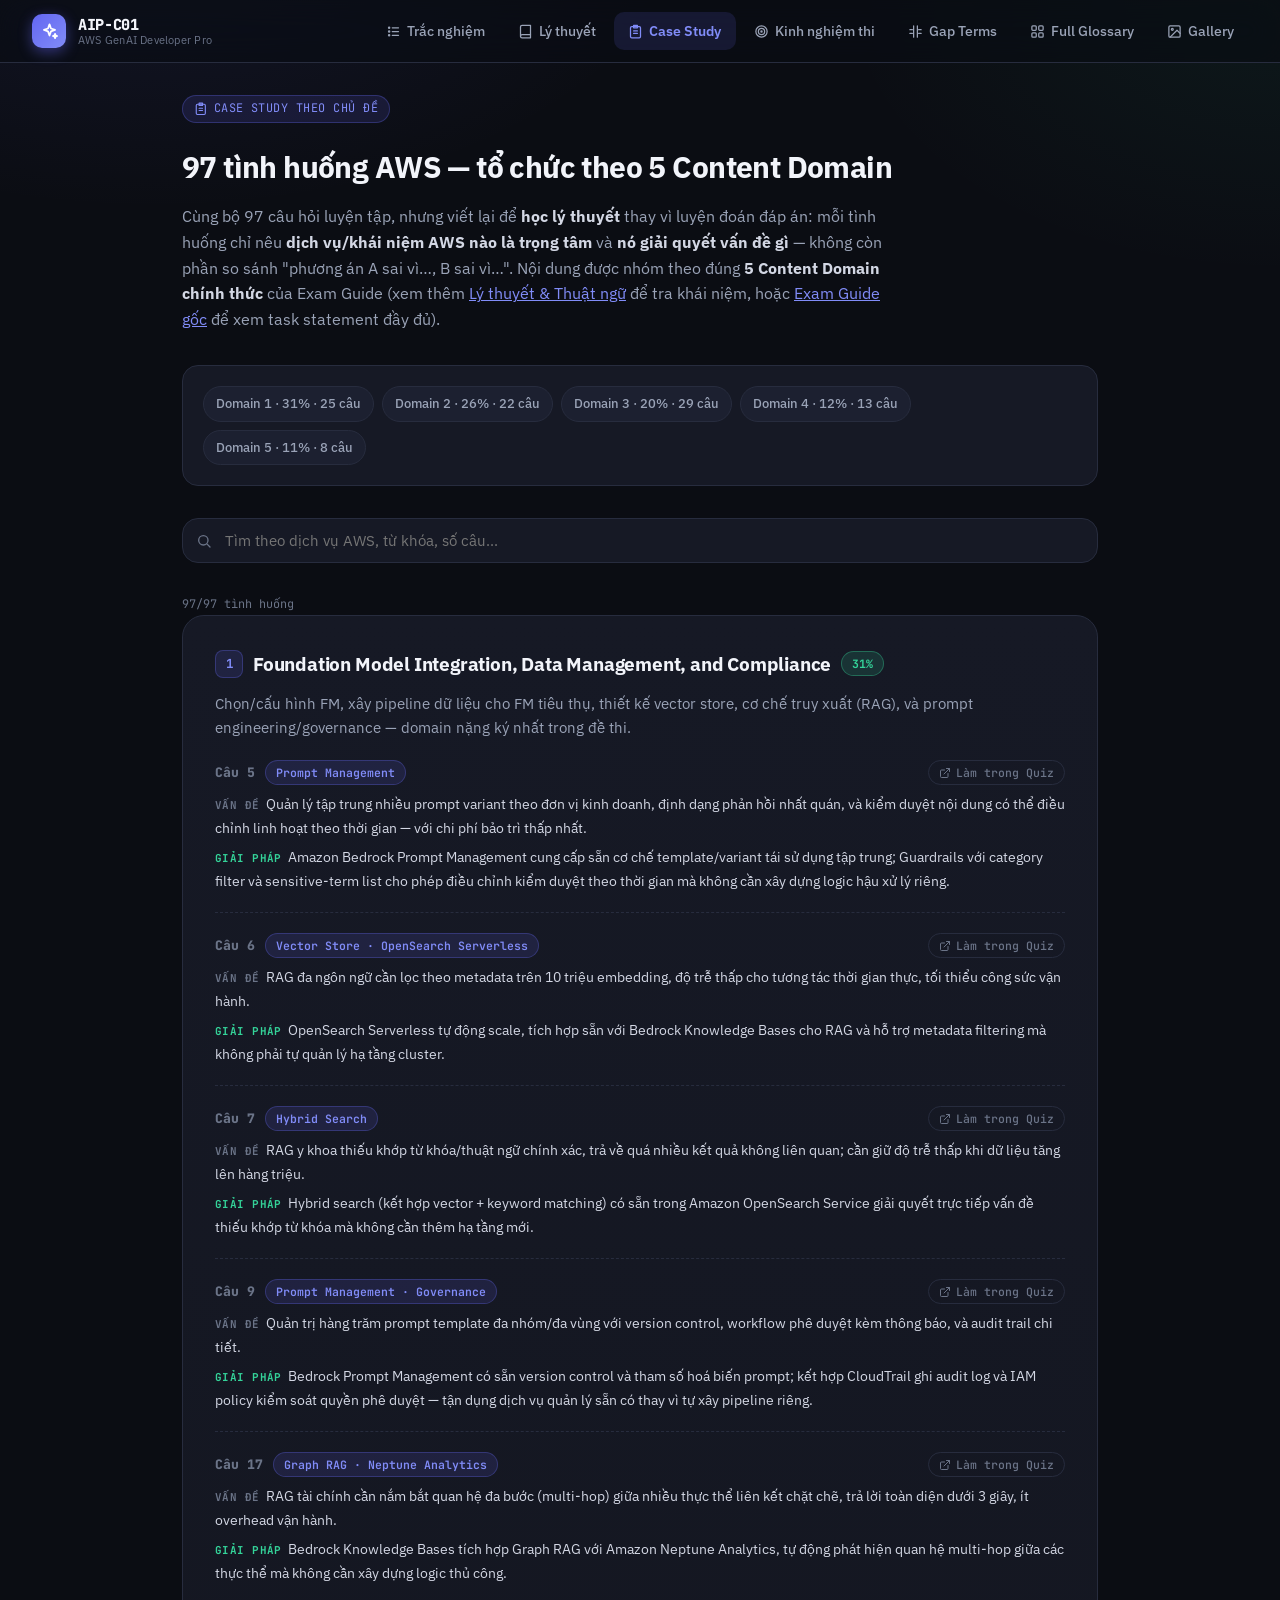
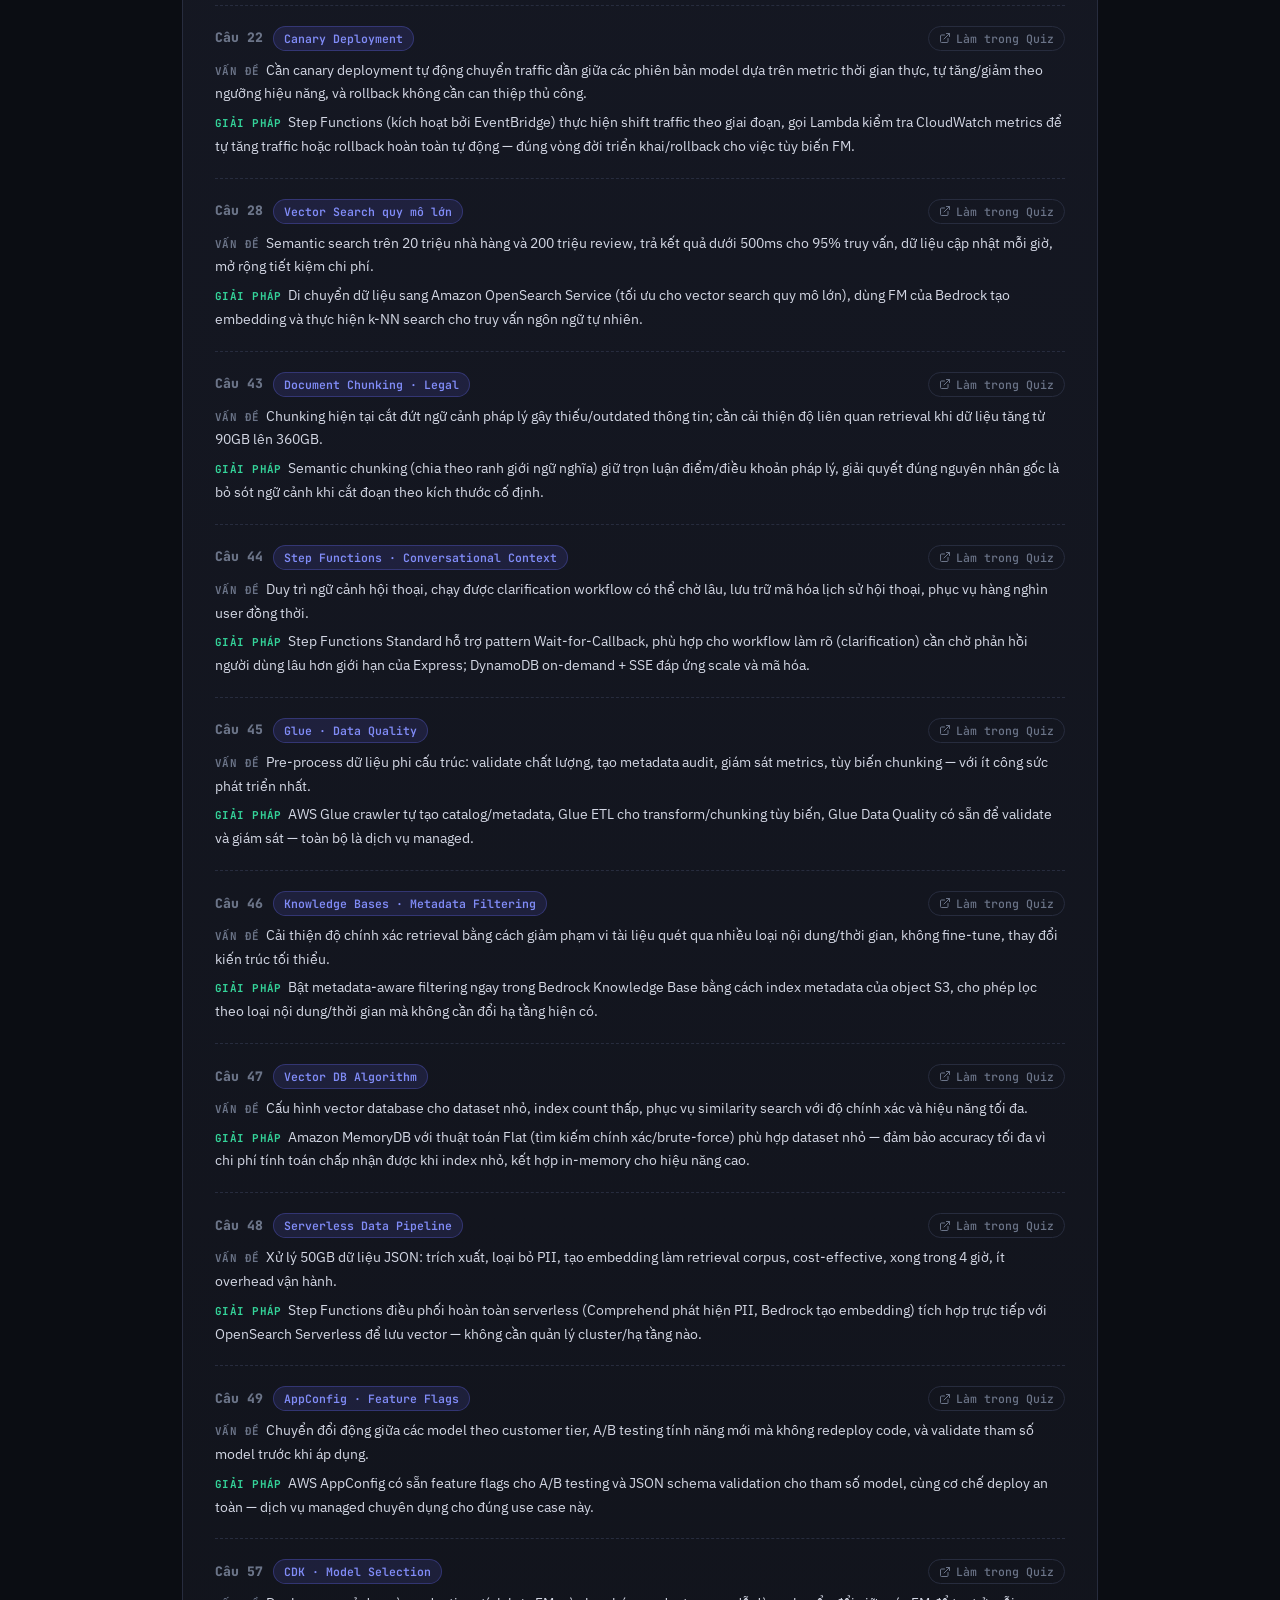
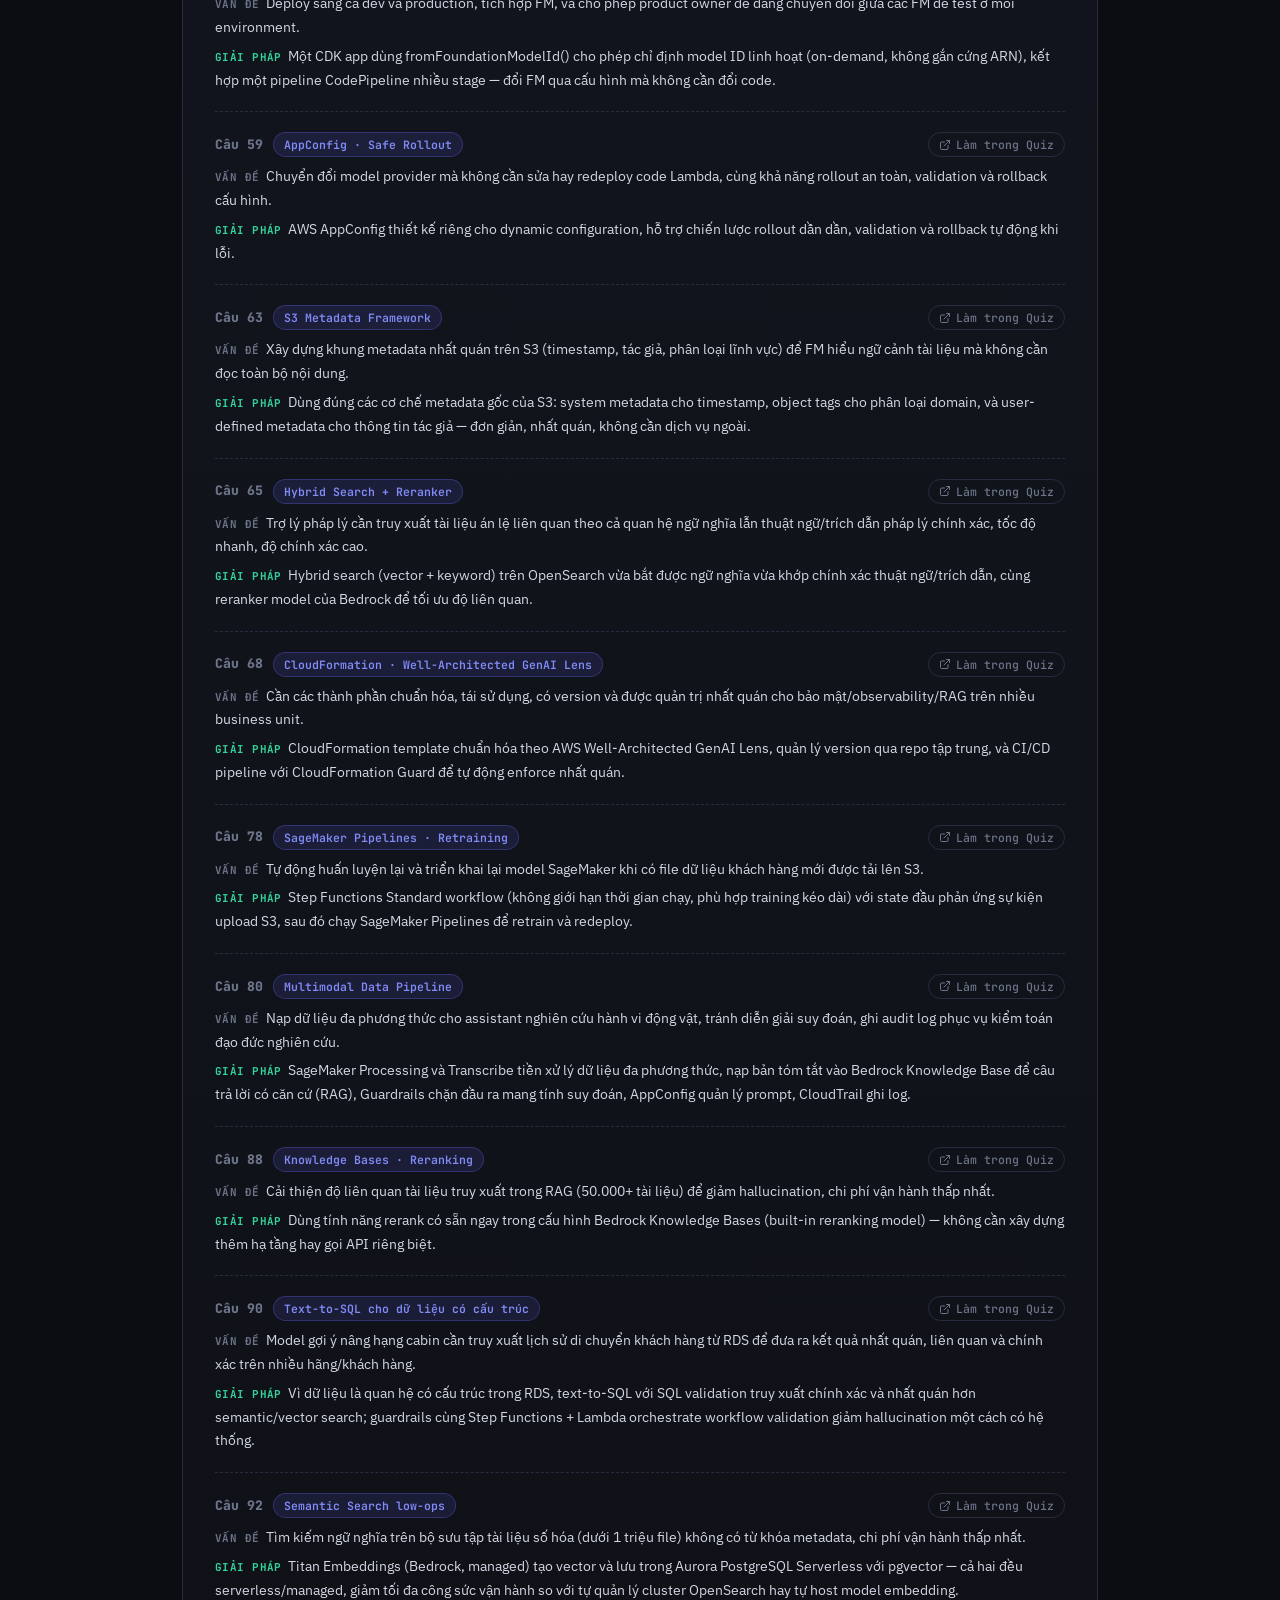
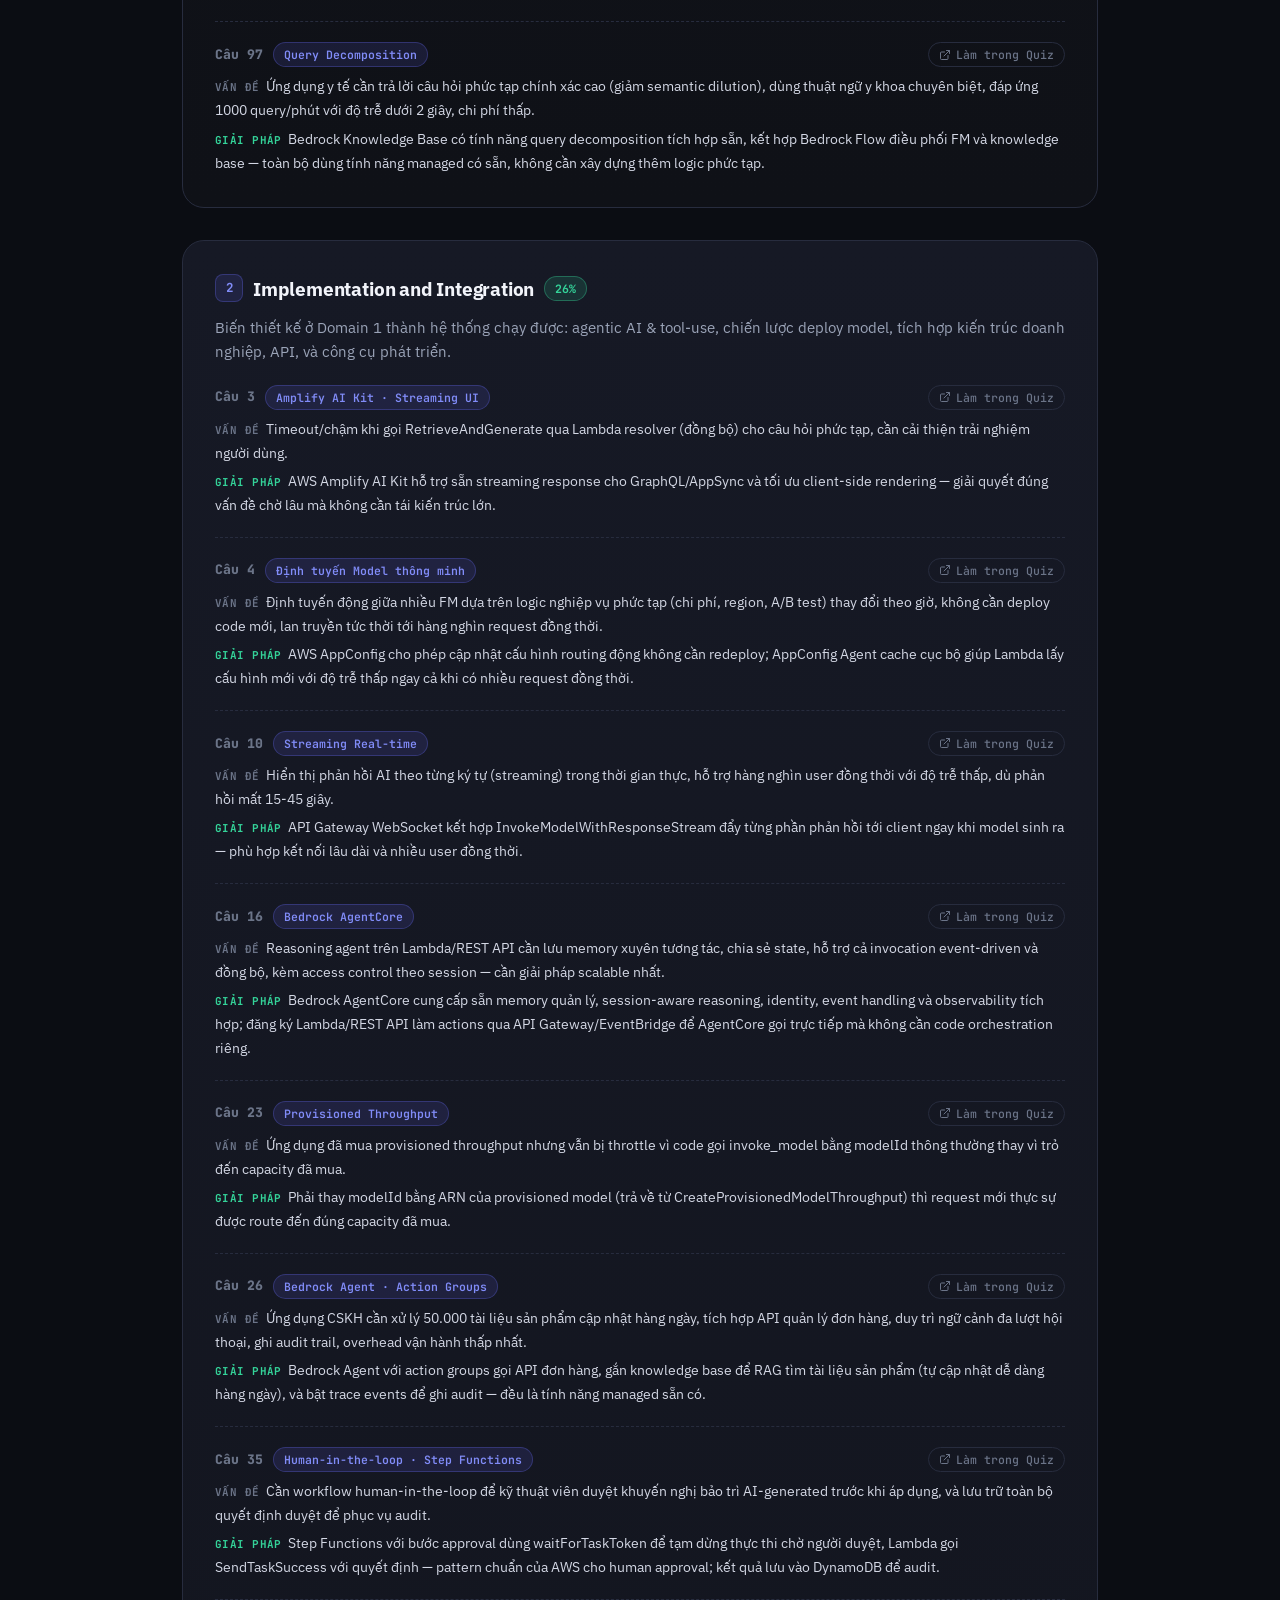
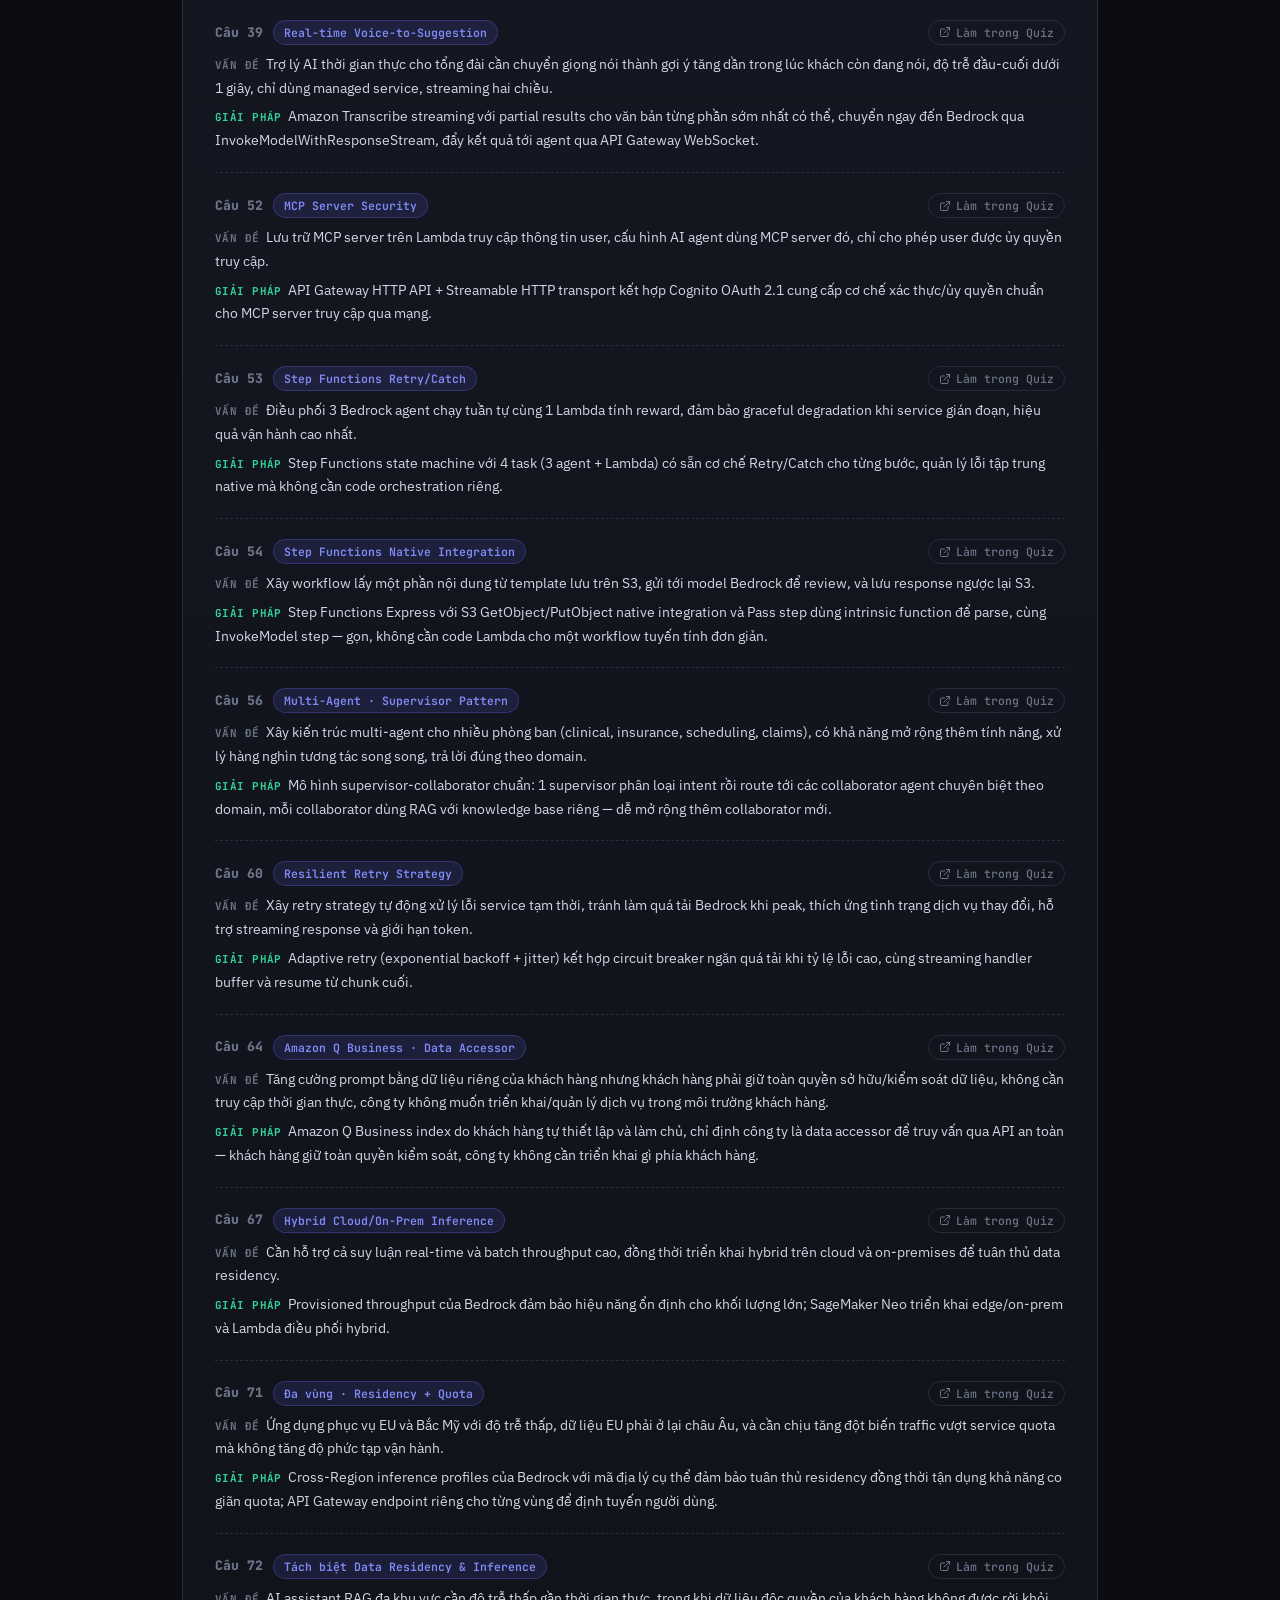
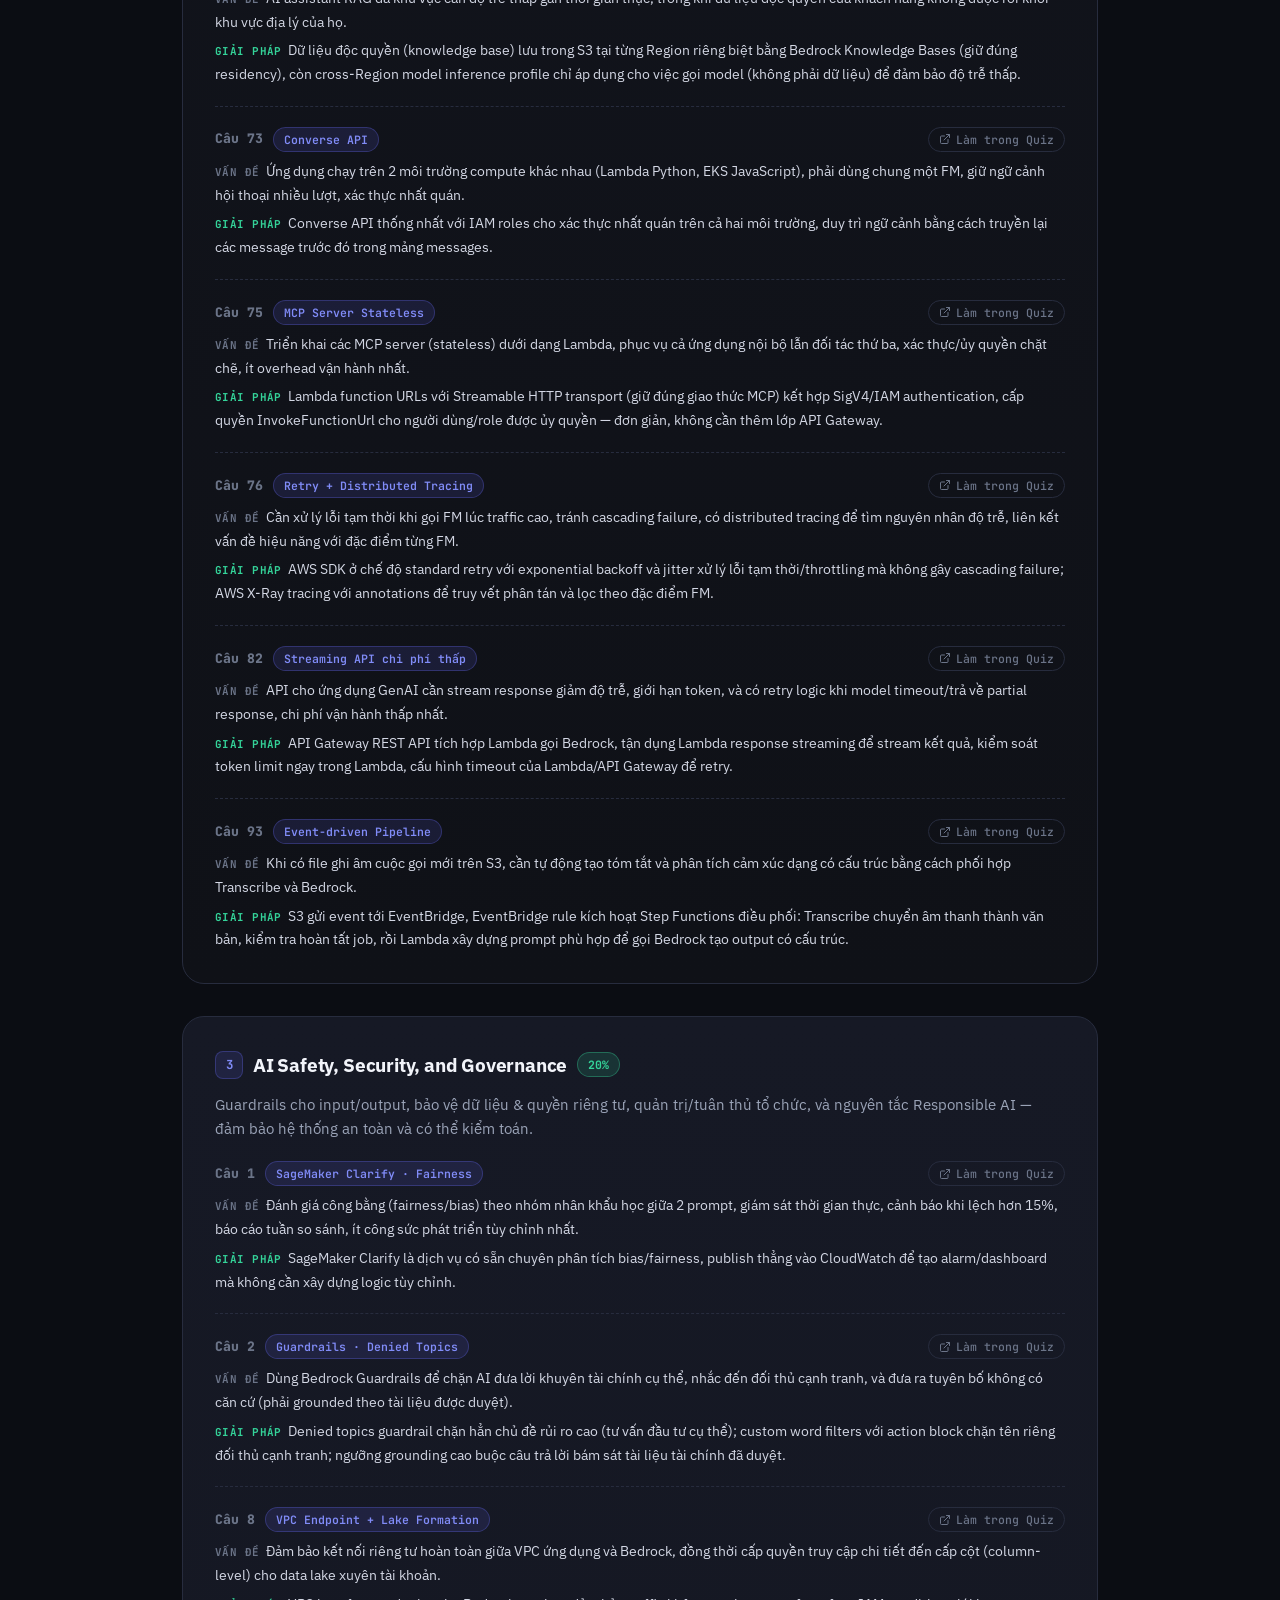
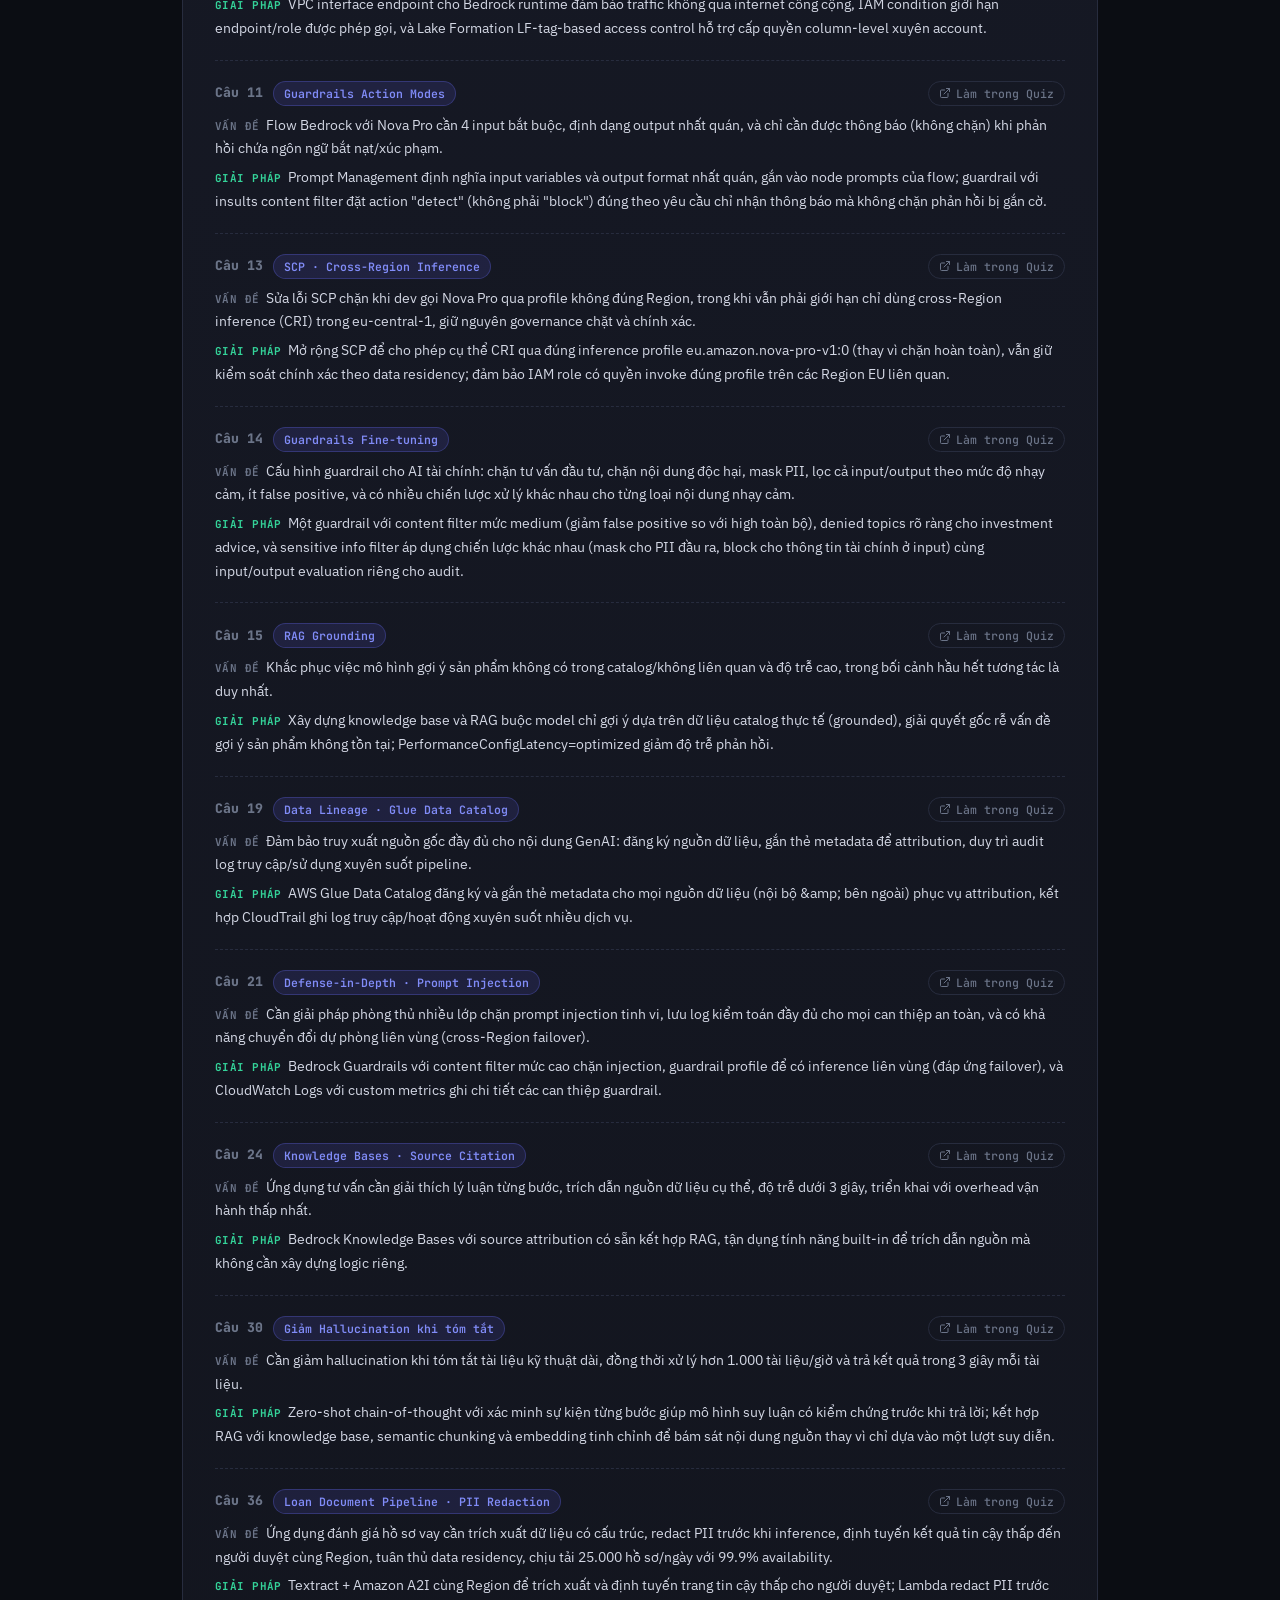
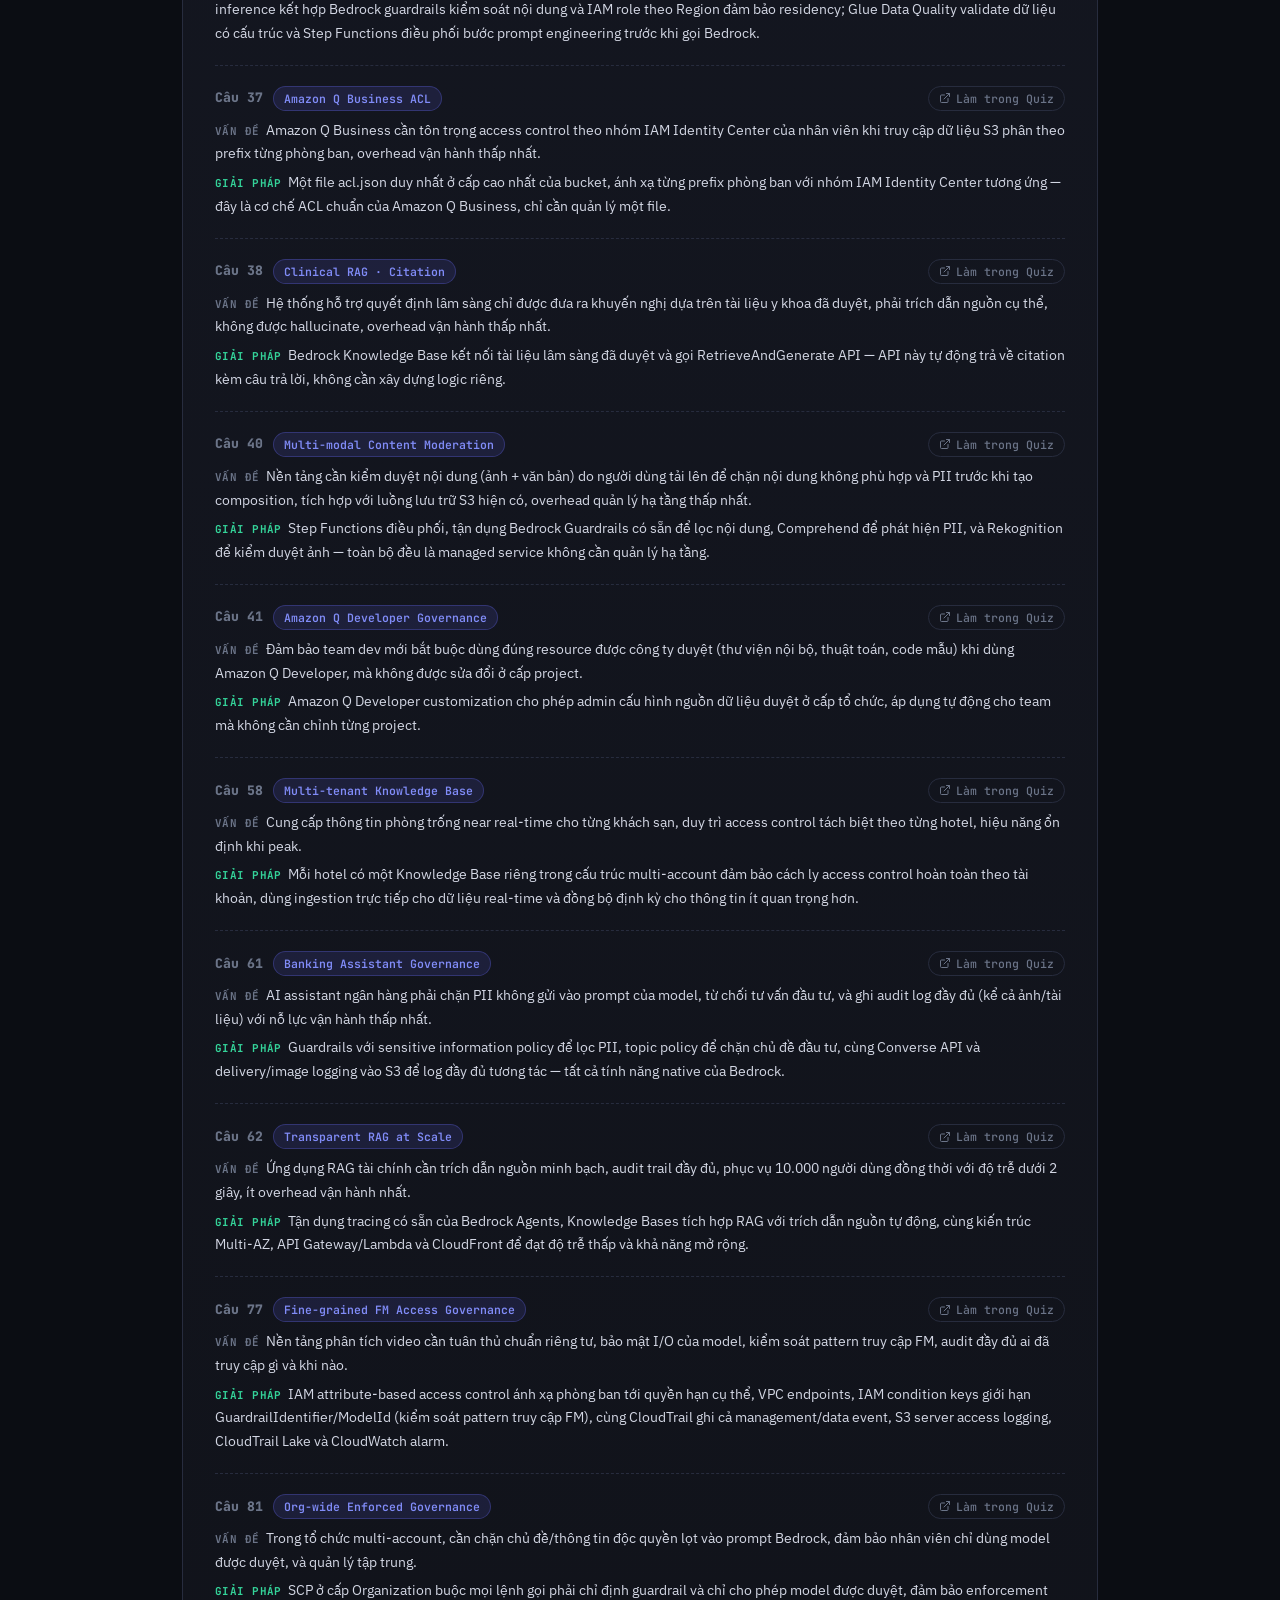
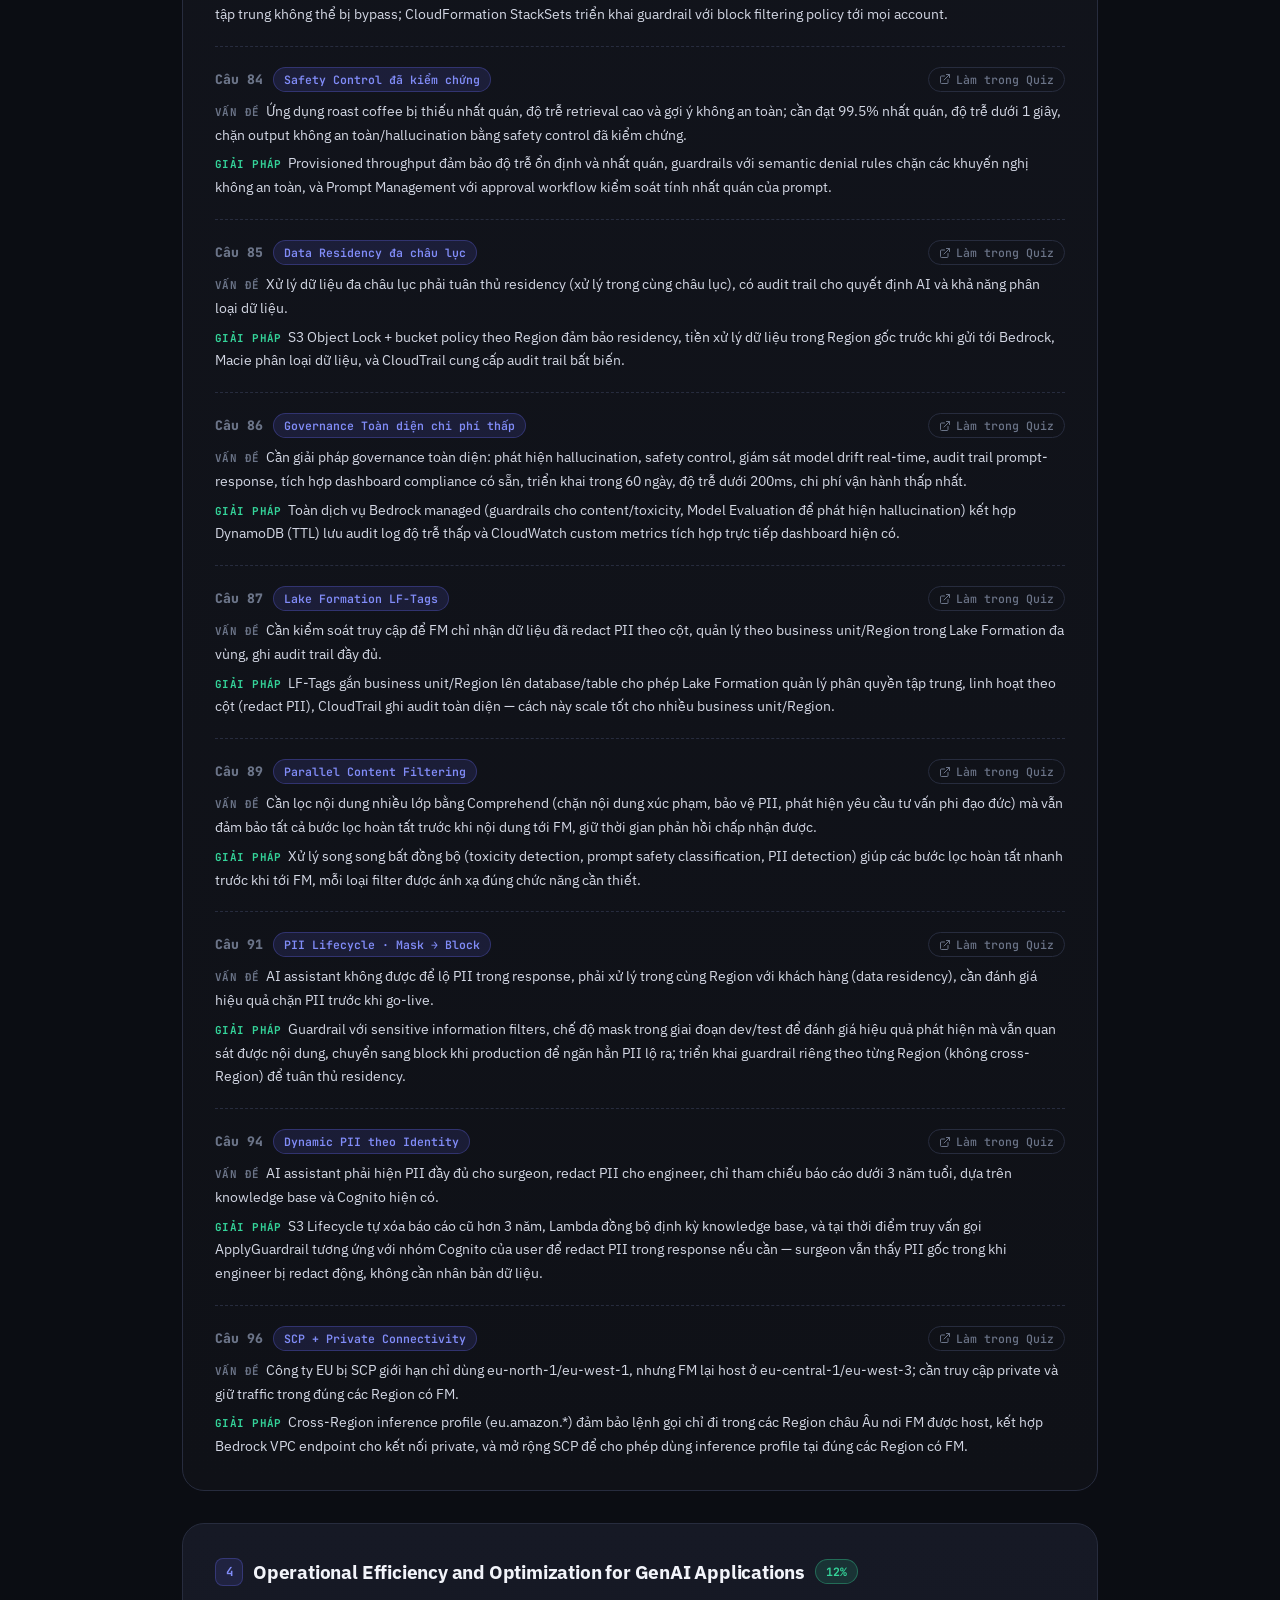
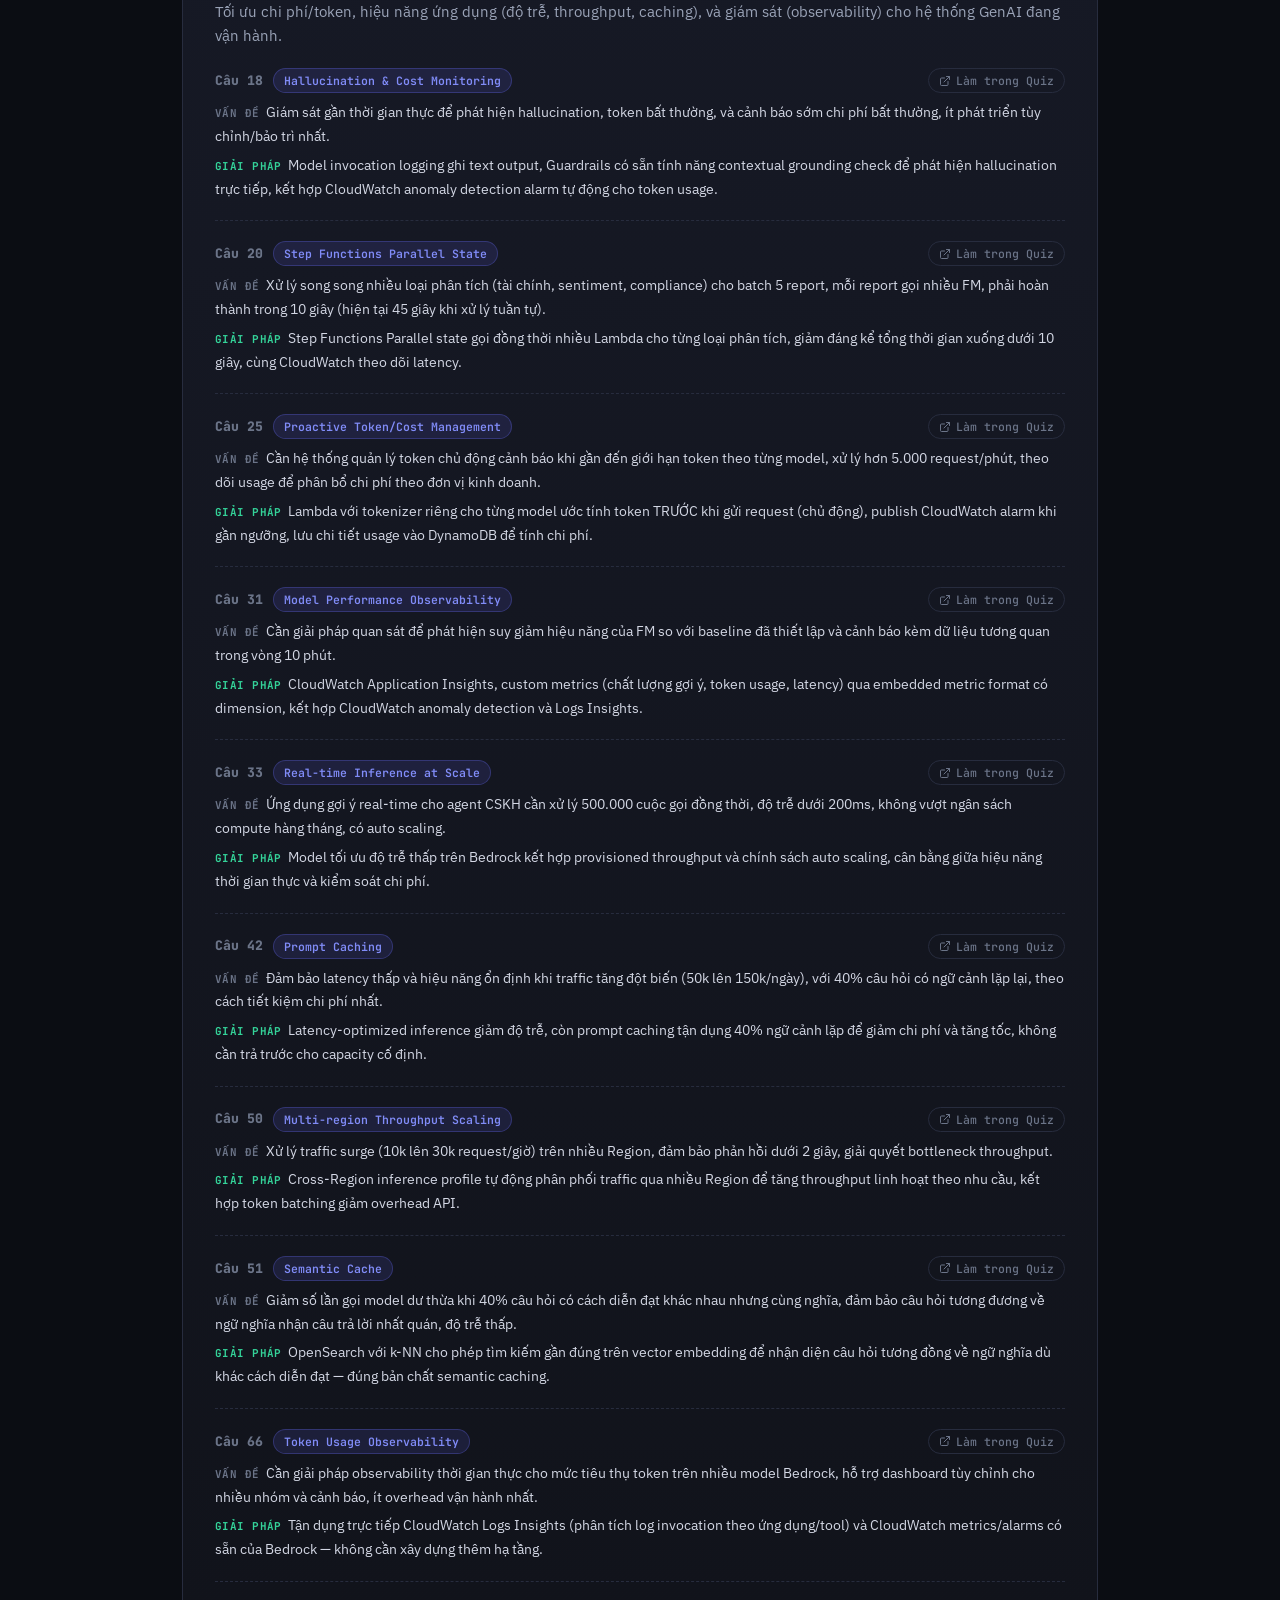
<file: aws_aip_c01_summary.html>
<!doctype html>
<html lang="vi">
<head>
<meta charset="UTF-8">
<meta name="viewport" content="width=device-width, initial-scale=1.0">
<title>Case Study theo Domain — AIP-C01</title>
<link rel="icon" type="image/png" href="v-icon.png">
<meta name="description" content="97 tình huống thực tế AWS Certified Generative AI Developer – Professional (AIP-C01), tổ chức theo 5 Content Domain chính thức, tập trung vào dịch vụ AWS và cách giải quyết vấn đề để học lý thuyết.">
<link rel="preconnect" href="https://fonts.googleapis.com">
<link rel="preconnect" href="https://fonts.gstatic.com" crossorigin>
<link href="https://fonts.googleapis.com/css2?family=IBM+Plex+Sans:wght@300;400;500;600;700&family=JetBrains+Mono:wght@400;500;600;700;800&display=swap" rel="stylesheet">
<link rel="stylesheet" href="nav.css">
<style>
  *, *::before, *::after { box-sizing: border-box; margin: 0; padding: 0; }

  :root {
    --bg:        #0B0D13;
    --bg-2:      #0F1117;
    --surface:   #161925;
    --surface-2: #1C2030;
    --surface-3: #232838;
    --border:    #272C3E;
    --border-2:  #333A52;
    --text:      #F2F4FA;
    --muted:     #9AA3B7;
    --muted-2:   #6B7488;

    --accent:    #6366F1;
    --accent-2:  #818CF8;
    --accent-dim: rgba(99, 102, 241, 0.14);
    --good:      #34D399;
    --good-dim:  rgba(52, 211, 153, 0.14);
    --bad:       #F87171;
    --bad-dim:   rgba(248, 113, 113, 0.14);
    --warn:      #FBBF24;
    --warn-dim:  rgba(251, 191, 36, 0.14);

    --font-mono: 'JetBrains Mono', 'Fira Code', ui-monospace, monospace;
    --font-body: 'IBM Plex Sans', -apple-system, 'Segoe UI', system-ui, sans-serif;

    --space-xs: 0.375rem;
    --space-s:  0.75rem;
    --space-m:  1.25rem;
    --space-l:  2rem;
    --space-xl: 3rem;

    --radius:    10px;
    --radius-lg: 16px;
    --radius-xl: 22px;

    --shadow:    0 8px 24px rgba(0,0,0,0.35);
    --ease: cubic-bezier(0.4, 0, 0.2, 1);
  }

  html { font-size: 16px; -webkit-font-smoothing: antialiased; text-rendering: optimizeLegibility; scroll-behavior: smooth; }

  body {
    background:
      radial-gradient(900px 500px at 12% -10%, rgba(99,102,241,0.10), transparent 60%),
      radial-gradient(800px 500px at 100% 0%, rgba(52,211,153,0.06), transparent 55%),
      var(--bg);
    background-attachment: fixed;
    color: var(--text);
    font-family: var(--font-body);
    line-height: 1.65;
    min-height: 100vh;
  }

  ::selection { background: var(--accent-dim); color: var(--text); }
  *:focus-visible { outline: 2px solid var(--accent-2); outline-offset: 2px; border-radius: 4px; }
  a { color: var(--accent-2); }

  .icon { width: 1.15em; height: 1.15em; stroke: currentColor; fill: none; stroke-width: 2; stroke-linecap: round; stroke-linejoin: round; flex: 0 0 auto; }
  code { font-family: var(--font-mono); font-size: 0.88em; background: var(--surface-3); border: 1px solid var(--border); border-radius: 5px; padding: 0.05em 0.4em; color: var(--accent-2); }

  main { max-width: 980px; margin: 0 auto; padding: var(--space-l) var(--space-l) var(--space-xl); }

  /* ── HERO ── */
  .hero { margin-bottom: var(--space-l); }
  .hero .eyebrow {
    display: inline-flex; align-items: center; gap: 6px;
    font-family: var(--font-mono); font-size: 0.74rem; letter-spacing: 0.04em;
    color: var(--accent-2); background: var(--accent-dim); border: 1px solid rgba(99,102,241,0.3);
    padding: 3px 11px; border-radius: 999px; margin-bottom: var(--space-m);
  }
  .hero h1 { font-size: 1.85rem; font-weight: 800; letter-spacing: -0.02em; margin-bottom: var(--space-s); }
  .hero p { color: var(--muted); font-size: 0.98rem; max-width: 72ch; }
  .hero p b { color: #D3D7E4; }

  /* ── TOC ── */
  .toc {
    display: flex; flex-wrap: wrap; gap: 8px;
    margin: var(--space-l) 0; padding: var(--space-m);
    background: var(--surface); border: 1px solid var(--border); border-radius: var(--radius-lg);
  }
  .toc a {
    text-decoration: none; color: var(--muted); font-size: 0.82rem; font-weight: 500;
    padding: 6px 12px; border-radius: 999px; background: var(--surface-2); border: 1px solid var(--border);
    transition: color .2s var(--ease), border-color .2s var(--ease), background .2s var(--ease);
  }
  .toc a:hover { color: var(--text); border-color: var(--border-2); background: var(--surface-3); }

  /* ── SEARCH ── */
  .search-wrap {
    position: relative; margin-bottom: var(--space-l);
  }
  .search-wrap .icon {
    position: absolute; left: 14px; top: 50%; transform: translateY(-50%);
    color: var(--muted-2); width: 16px; height: 16px; pointer-events: none;
  }
  #search {
    width: 100%; padding: 0.75rem var(--space-m) 0.75rem 2.6rem;
    background: var(--surface); border: 1px solid var(--border); border-radius: var(--radius-lg);
    color: var(--text); font-family: var(--font-body); font-size: 0.94rem;
  }
  #search:focus { outline: none; border-color: var(--accent); }
  #searchMeta {
    display: block; margin-top: 8px; font-family: var(--font-mono); font-size: 0.74rem; color: var(--muted-2);
  }

  /* ── SECTIONS ── */
  .section {
    background: linear-gradient(180deg, var(--surface), var(--bg-2));
    border: 1px solid var(--border); border-radius: var(--radius-xl);
    padding: var(--space-l); margin-bottom: var(--space-l);
    scroll-margin-top: 90px;
  }
  .section h2 {
    display: flex; align-items: center; gap: 10px; flex-wrap: wrap;
    font-size: 1.2rem; font-weight: 800; letter-spacing: -0.01em;
    margin-bottom: var(--space-s); color: var(--text);
  }
  .section h2 .num {
    font-family: var(--font-mono); font-size: 0.78rem; font-weight: 700;
    color: var(--accent-2); background: var(--accent-dim); border: 1px solid rgba(99,102,241,0.3);
    width: 28px; height: 28px; border-radius: 8px; display: grid; place-items: center; flex: 0 0 auto;
  }
  .weight {
    font-family: var(--font-mono); font-size: 0.72rem; font-weight: 700;
    color: var(--good); background: var(--good-dim); border: 1px solid rgba(52,211,153,0.35);
    padding: 2px 10px; border-radius: 999px;
  }
  .section > p.lede { color: var(--muted); margin-bottom: var(--space-m); font-size: 0.92rem; }

  /* ── CASE CARDS ── */
  .case-list { display: flex; flex-direction: column; }
  .case {
    padding: var(--space-m) 0;
    border-bottom: 1px dashed var(--border);
  }
  .case:last-child { border-bottom: none; padding-bottom: 0; }
  .case:first-child { padding-top: 0; }
  .case-head {
    display: flex; align-items: center; gap: 10px; flex-wrap: wrap;
    margin-bottom: 7px;
  }
  .case-num {
    font-family: var(--font-mono); font-weight: 800; font-size: 0.82rem; color: var(--muted-2);
  }
  .case-tag {
    font-family: var(--font-mono); font-size: 0.72rem; font-weight: 600;
    padding: 2px 10px; border-radius: 999px;
    background: var(--accent-dim); color: var(--accent-2); border: 1px solid rgba(99,102,241,0.3);
  }
  .case-link {
    display: inline-flex; align-items: center; gap: 5px;
    margin-left: auto;
    font-family: var(--font-mono); font-size: 0.72rem; font-weight: 500;
    color: var(--muted-2); text-decoration: none;
    padding: 2px 10px; border-radius: 999px; border: 1px solid var(--border);
    transition: color .2s var(--ease), border-color .2s var(--ease), background .2s var(--ease);
  }
  .case-link .icon { width: 12px; height: 12px; }
  .case-link:hover { color: var(--accent-2); border-color: rgba(99,102,241,0.3); background: var(--accent-dim); }
  .case p { font-size: 0.9rem; color: #D3D7E4; margin-bottom: 5px; }
  .case p:last-child { margin-bottom: 0; }
  .case .lbl {
    font-family: var(--font-mono); font-size: 0.68rem; font-weight: 700;
    text-transform: uppercase; letter-spacing: 0.04em;
    margin-right: 6px; white-space: nowrap;
  }
  .case .lbl.problem { color: var(--muted-2); }
  .case .lbl.solution { color: var(--good); }
  .case[hidden] { display: none; }
  .section.no-match { display: none; }

  footer { border-top: 1px solid var(--border); padding: var(--space-l); text-align: center; }
  footer p { font-size: 0.76rem; color: var(--muted-2); font-family: var(--font-mono); }
  footer a { text-decoration: none; }
  footer a:hover { text-decoration: underline; }

  /* ── SCROLL TO TOP ── */
  .scroll-top-btn {
    position: fixed; right: 24px; bottom: 24px; z-index: 90;
    width: 46px; height: 46px; display: grid; place-items: center; border-radius: 50%;
    border: 1px solid var(--border-2);
    background: linear-gradient(135deg, var(--accent), var(--accent-2));
    color: #fff; box-shadow: 0 6px 20px rgba(99,102,241,0.4); cursor: pointer;
    opacity: 0; pointer-events: none; transform: translateY(8px);
    transition: opacity .2s var(--ease), transform .2s var(--ease), box-shadow .2s var(--ease);
  }
  .scroll-top-btn.visible { opacity: 1; pointer-events: auto; transform: none; }
  .scroll-top-btn:hover { box-shadow: 0 8px 26px rgba(99,102,241,0.55); }
  .scroll-top-btn .icon { width: 20px; height: 20px; stroke-width: 2.5; }

  @media (max-width: 720px) {
    main { padding: var(--space-m); }
    .section, .toc { padding: var(--space-m); }
    .hero h1 { font-size: 1.5rem; }
    .scroll-top-btn { right: 16px; bottom: 16px; }
  }

  @media (prefers-reduced-motion: reduce) {
    html { scroll-behavior: auto; }
    *, *::before, *::after { animation-duration: .01ms !important; transition-duration: .01ms !important; }
  }
</style>
</head>
<body>

<svg width="0" height="0" style="position:absolute" aria-hidden="true">
  <defs>
    <symbol id="i-spark" viewBox="0 0 24 24"><path d="M12 3l1.9 5.2L19 10l-5.1 1.8L12 17l-1.9-5.2L5 10l5.1-1.8z"/><path d="M19 15l.7 2 2 .7-2 .7-.7 2-.7-2-2-.7 2-.7z"/></symbol>
    <symbol id="i-list" viewBox="0 0 24 24"><circle cx="5" cy="6" r="1"/><circle cx="5" cy="12" r="1"/><circle cx="5" cy="18" r="1"/><path d="M10 6h10M10 12h10M10 18h10"/></symbol>
    <symbol id="i-book" viewBox="0 0 24 24"><path d="M4 19.5A2.5 2.5 0 016.5 17H20"/><path d="M6.5 2H20v20H6.5A2.5 2.5 0 014 19.5v-15A2.5 2.5 0 016.5 2z"/></symbol>
    <symbol id="i-target" viewBox="0 0 24 24"><circle cx="12" cy="12" r="9"/><circle cx="12" cy="12" r="5"/><circle cx="12" cy="12" r="1"/></symbol>
    <symbol id="i-clipboard" viewBox="0 0 24 24"><rect x="4" y="4" width="16" height="18" rx="2"/><path d="M9 2h6v4H9z"/><path d="M9 11h6M9 15h6"/></symbol>
    <symbol id="i-search" viewBox="0 0 24 24"><circle cx="11" cy="11" r="7"/><path d="M21 21l-4.3-4.3"/></symbol>
    <symbol id="i-external" viewBox="0 0 24 24"><path d="M18 13v6a2 2 0 01-2 2H5a2 2 0 01-2-2V8a2 2 0 012-2h6"/><path d="M15 3h6v6M10 14L21 3"/></symbol>
    <symbol id="i-arrow-up" viewBox="0 0 24 24"><path d="M12 19V5M5 12l7-7 7 7"/></symbol>
    <symbol id="i-gap" viewBox="0 0 24 24"><path d="M9 3v18M15 3v18"/><path d="M3 9h4M17 9h4M3 15h4M17 15h4"/></symbol>
    <symbol id="i-grid" viewBox="0 0 24 24"><rect x="3" y="3" width="7" height="7" rx="1.5"/><rect x="14" y="3" width="7" height="7" rx="1.5"/><rect x="3" y="14" width="7" height="7" rx="1.5"/><rect x="14" y="14" width="7" height="7" rx="1.5"/></symbol>
    <symbol id="i-image" viewBox="0 0 24 24"><rect x="3" y="3" width="18" height="18" rx="2"/><circle cx="8.5" cy="8.5" r="1.5"/><path d="M21 15l-5-5L5 21"/></symbol>
  </defs>
</svg>

<nav data-nav></nav>
<script src="nav.js"></script>

<main>
  <div class="hero">
    <span class="eyebrow"><svg class="icon"><use href="#i-clipboard"/></svg>CASE STUDY THEO CHỦ ĐỀ</span>
    <h1>97 tình huống AWS — tổ chức theo 5 Content Domain</h1>
    <p>Cùng bộ 97 câu hỏi luyện tập, nhưng viết lại để <b>học lý thuyết</b> thay vì luyện đoán đáp án: mỗi tình huống chỉ
       nêu <b>dịch vụ/khái niệm AWS nào là trọng tâm</b> và <b>nó giải quyết vấn đề gì</b> — không còn phần so sánh
       "phương án A sai vì…, B sai vì…". Nội dung được nhóm theo đúng <b>5 Content Domain chính thức</b> của Exam Guide
       (xem thêm <a href="theory.html">Lý thuyết &amp; Thuật ngữ</a> để tra khái niệm, hoặc
       <a href="official-exam-guide.html">Exam Guide gốc</a> để xem task statement đầy đủ).</p>
  </div>

  <div class="toc" role="navigation" aria-label="Mục lục">
    <a href="#domain1">Domain 1 · 31% · 25 câu</a>
    <a href="#domain2">Domain 2 · 26% · 22 câu</a>
    <a href="#domain3">Domain 3 · 20% · 29 câu</a>
    <a href="#domain4">Domain 4 · 12% · 13 câu</a>
    <a href="#domain5">Domain 5 · 11% · 8 câu</a>
  </div>

  <div class="search-wrap">
    <svg class="icon"><use href="#i-search"/></svg>
    <input id="search" type="text" placeholder="Tìm theo dịch vụ AWS, từ khóa, số câu...">
  </div>
  <span id="searchMeta">97/97 tình huống</span>

  <section class="section" id="domain1">
    <h2><span class="num">1</span>Foundation Model Integration, Data Management, and Compliance <span class="weight">31%</span></h2>
    <p class="lede">Chọn/cấu hình FM, xây pipeline dữ liệu cho FM tiêu thụ, thiết kế vector store, cơ chế truy xuất (RAG), và prompt engineering/governance — domain nặng ký nhất trong đề thi.</p>
    <div class="case-list" id="d1"></div>
  </section>

  <section class="section" id="domain2">
    <h2><span class="num">2</span>Implementation and Integration <span class="weight">26%</span></h2>
    <p class="lede">Biến thiết kế ở Domain 1 thành hệ thống chạy được: agentic AI &amp; tool-use, chiến lược deploy model, tích hợp kiến trúc doanh nghiệp, API, và công cụ phát triển.</p>
    <div class="case-list" id="d2"></div>
  </section>

  <section class="section" id="domain3">
    <h2><span class="num">3</span>AI Safety, Security, and Governance <span class="weight">20%</span></h2>
    <p class="lede">Guardrails cho input/output, bảo vệ dữ liệu &amp; quyền riêng tư, quản trị/tuân thủ tổ chức, và nguyên tắc Responsible AI — đảm bảo hệ thống an toàn và có thể kiểm toán.</p>
    <div class="case-list" id="d3"></div>
  </section>

  <section class="section" id="domain4">
    <h2><span class="num">4</span>Operational Efficiency and Optimization for GenAI Applications <span class="weight">12%</span></h2>
    <p class="lede">Tối ưu chi phí/token, hiệu năng ứng dụng (độ trễ, throughput, caching), và giám sát (observability) cho hệ thống GenAI đang vận hành.</p>
    <div class="case-list" id="d4"></div>
  </section>

  <section class="section" id="domain5">
    <h2><span class="num">5</span>Testing, Validation, and Troubleshooting <span class="weight">11%</span></h2>
    <p class="lede">Xây hệ thống đánh giá (evaluation) chuyên biệt cho GenAI và xử lý sự cố (context overflow, prompt không nhất quán, retrieval kém, tích hợp lỗi) khác với ML truyền thống.</p>
    <div class="case-list" id="d5"></div>
  </section>

</main>

<footer>
  <p>Nguồn: 97 câu luyện tập AIP-C01, tổ chức theo Exam Guide chính thức · <a href="index.html">Về trang Trắc nghiệm</a></p>
</footer>

<button type="button" class="scroll-top-btn" id="scrollTopBtn" aria-label="Lên đầu trang">
  <svg class="icon"><use href="#i-arrow-up"/></svg>
</button>

<script>
/* Each entry: [question number, service/topic tag, problem, solution] */
const DATA = {
  d1: [
    [5, "Prompt Management", "Quản lý tập trung nhiều prompt variant theo đơn vị kinh doanh, định dạng phản hồi nhất quán, và kiểm duyệt nội dung có thể điều chỉnh linh hoạt theo thời gian — với chi phí bảo trì thấp nhất.", "Amazon Bedrock Prompt Management cung cấp sẵn cơ chế template/variant tái sử dụng tập trung; Guardrails với category filter và sensitive-term list cho phép điều chỉnh kiểm duyệt theo thời gian mà không cần xây dựng logic hậu xử lý riêng."],
    [6, "Vector Store · OpenSearch Serverless", "RAG đa ngôn ngữ cần lọc theo metadata trên 10 triệu embedding, độ trễ thấp cho tương tác thời gian thực, tối thiểu công sức vận hành.", "OpenSearch Serverless tự động scale, tích hợp sẵn với Bedrock Knowledge Bases cho RAG và hỗ trợ metadata filtering mà không phải tự quản lý hạ tầng cluster."],
    [7, "Hybrid Search", "RAG y khoa thiếu khớp từ khóa/thuật ngữ chính xác, trả về quá nhiều kết quả không liên quan; cần giữ độ trễ thấp khi dữ liệu tăng lên hàng triệu.", "Hybrid search (kết hợp vector + keyword matching) có sẵn trong Amazon OpenSearch Service giải quyết trực tiếp vấn đề thiếu khớp từ khóa mà không cần thêm hạ tầng mới."],
    [9, "Prompt Management · Governance", "Quản trị hàng trăm prompt template đa nhóm/đa vùng với version control, workflow phê duyệt kèm thông báo, và audit trail chi tiết.", "Bedrock Prompt Management có sẵn version control và tham số hoá biến prompt; kết hợp CloudTrail ghi audit log và IAM policy kiểm soát quyền phê duyệt — tận dụng dịch vụ quản lý sẵn có thay vì tự xây pipeline riêng."],
    [17, "Graph RAG · Neptune Analytics", "RAG tài chính cần nắm bắt quan hệ đa bước (multi-hop) giữa nhiều thực thể liên kết chặt chẽ, trả lời toàn diện dưới 3 giây, ít overhead vận hành.", "Bedrock Knowledge Bases tích hợp Graph RAG với Amazon Neptune Analytics, tự động phát hiện quan hệ multi-hop giữa các thực thể mà không cần xây dựng logic thủ công."],
    [22, "Canary Deployment", "Cần canary deployment tự động chuyển traffic dần giữa các phiên bản model dựa trên metric thời gian thực, tự tăng/giảm theo ngưỡng hiệu năng, và rollback không cần can thiệp thủ công.", "Step Functions (kích hoạt bởi EventBridge) thực hiện shift traffic theo giai đoạn, gọi Lambda kiểm tra CloudWatch metrics để tự tăng traffic hoặc rollback hoàn toàn tự động — đúng vòng đời triển khai/rollback cho việc tùy biến FM."],
    [28, "Vector Search quy mô lớn", "Semantic search trên 20 triệu nhà hàng và 200 triệu review, trả kết quả dưới 500ms cho 95% truy vấn, dữ liệu cập nhật mỗi giờ, mở rộng tiết kiệm chi phí.", "Di chuyển dữ liệu sang Amazon OpenSearch Service (tối ưu cho vector search quy mô lớn), dùng FM của Bedrock tạo embedding và thực hiện k-NN search cho truy vấn ngôn ngữ tự nhiên."],
    [43, "Document Chunking · Legal", "Chunking hiện tại cắt đứt ngữ cảnh pháp lý gây thiếu/outdated thông tin; cần cải thiện độ liên quan retrieval khi dữ liệu tăng từ 90GB lên 360GB.", "Semantic chunking (chia theo ranh giới ngữ nghĩa) giữ trọn luận điểm/điều khoản pháp lý, giải quyết đúng nguyên nhân gốc là bỏ sót ngữ cảnh khi cắt đoạn theo kích thước cố định."],
    [44, "Step Functions · Conversational Context", "Duy trì ngữ cảnh hội thoại, chạy được clarification workflow có thể chờ lâu, lưu trữ mã hóa lịch sử hội thoại, phục vụ hàng nghìn user đồng thời.", "Step Functions Standard hỗ trợ pattern Wait-for-Callback, phù hợp cho workflow làm rõ (clarification) cần chờ phản hồi người dùng lâu hơn giới hạn của Express; DynamoDB on-demand + SSE đáp ứng scale và mã hóa."],
    [45, "Glue · Data Quality", "Pre-process dữ liệu phi cấu trúc: validate chất lượng, tạo metadata audit, giám sát metrics, tùy biến chunking — với ít công sức phát triển nhất.", "AWS Glue crawler tự tạo catalog/metadata, Glue ETL cho transform/chunking tùy biến, Glue Data Quality có sẵn để validate và giám sát — toàn bộ là dịch vụ managed."],
    [46, "Knowledge Bases · Metadata Filtering", "Cải thiện độ chính xác retrieval bằng cách giảm phạm vi tài liệu quét qua nhiều loại nội dung/thời gian, không fine-tune, thay đổi kiến trúc tối thiểu.", "Bật metadata-aware filtering ngay trong Bedrock Knowledge Base bằng cách index metadata của object S3, cho phép lọc theo loại nội dung/thời gian mà không cần đổi hạ tầng hiện có."],
    [47, "Vector DB Algorithm", "Cấu hình vector database cho dataset nhỏ, index count thấp, phục vụ similarity search với độ chính xác và hiệu năng tối đa.", "Amazon MemoryDB với thuật toán Flat (tìm kiếm chính xác/brute-force) phù hợp dataset nhỏ — đảm bảo accuracy tối đa vì chi phí tính toán chấp nhận được khi index nhỏ, kết hợp in-memory cho hiệu năng cao."],
    [48, "Serverless Data Pipeline", "Xử lý 50GB dữ liệu JSON: trích xuất, loại bỏ PII, tạo embedding làm retrieval corpus, cost-effective, xong trong 4 giờ, ít overhead vận hành.", "Step Functions điều phối hoàn toàn serverless (Comprehend phát hiện PII, Bedrock tạo embedding) tích hợp trực tiếp với OpenSearch Serverless để lưu vector — không cần quản lý cluster/hạ tầng nào."],
    [49, "AppConfig · Feature Flags", "Chuyển đổi động giữa các model theo customer tier, A/B testing tính năng mới mà không redeploy code, và validate tham số model trước khi áp dụng.", "AWS AppConfig có sẵn feature flags cho A/B testing và JSON schema validation cho tham số model, cùng cơ chế deploy an toàn — dịch vụ managed chuyên dụng cho đúng use case này."],
    [57, "CDK · Model Selection", "Deploy sang cả dev và production, tích hợp FM, và cho phép product owner dễ dàng chuyển đổi giữa các FM để test ở mỗi environment.", "Một CDK app dùng fromFoundationModelId() cho phép chỉ định model ID linh hoạt (on-demand, không gắn cứng ARN), kết hợp một pipeline CodePipeline nhiều stage — đổi FM qua cấu hình mà không cần đổi code."],
    [59, "AppConfig · Safe Rollout", "Chuyển đổi model provider mà không cần sửa hay redeploy code Lambda, cùng khả năng rollout an toàn, validation và rollback cấu hình.", "AWS AppConfig thiết kế riêng cho dynamic configuration, hỗ trợ chiến lược rollout dần dần, validation và rollback tự động khi lỗi."],
    [63, "S3 Metadata Framework", "Xây dựng khung metadata nhất quán trên S3 (timestamp, tác giả, phân loại lĩnh vực) để FM hiểu ngữ cảnh tài liệu mà không cần đọc toàn bộ nội dung.", "Dùng đúng các cơ chế metadata gốc của S3: system metadata cho timestamp, object tags cho phân loại domain, và user-defined metadata cho thông tin tác giả — đơn giản, nhất quán, không cần dịch vụ ngoài."],
    [65, "Hybrid Search + Reranker", "Trợ lý pháp lý cần truy xuất tài liệu án lệ liên quan theo cả quan hệ ngữ nghĩa lẫn thuật ngữ/trích dẫn pháp lý chính xác, tốc độ nhanh, độ chính xác cao.", "Hybrid search (vector + keyword) trên OpenSearch vừa bắt được ngữ nghĩa vừa khớp chính xác thuật ngữ/trích dẫn, cùng reranker model của Bedrock để tối ưu độ liên quan."],
    [68, "CloudFormation · Well-Architected GenAI Lens", "Cần các thành phần chuẩn hóa, tái sử dụng, có version và được quản trị nhất quán cho bảo mật/observability/RAG trên nhiều business unit.", "CloudFormation template chuẩn hóa theo AWS Well-Architected GenAI Lens, quản lý version qua repo tập trung, và CI/CD pipeline với CloudFormation Guard để tự động enforce nhất quán."],
    [78, "SageMaker Pipelines · Retraining", "Tự động huấn luyện lại và triển khai lại model SageMaker khi có file dữ liệu khách hàng mới được tải lên S3.", "Step Functions Standard workflow (không giới hạn thời gian chạy, phù hợp training kéo dài) với state đầu phản ứng sự kiện upload S3, sau đó chạy SageMaker Pipelines để retrain và redeploy."],
    [80, "Multimodal Data Pipeline", "Nạp dữ liệu đa phương thức cho assistant nghiên cứu hành vi động vật, tránh diễn giải suy đoán, ghi audit log phục vụ kiểm toán đạo đức nghiên cứu.", "SageMaker Processing và Transcribe tiền xử lý dữ liệu đa phương thức, nạp bản tóm tắt vào Bedrock Knowledge Base để câu trả lời có căn cứ (RAG), Guardrails chặn đầu ra mang tính suy đoán, AppConfig quản lý prompt, CloudTrail ghi log."],
    [88, "Knowledge Bases · Reranking", "Cải thiện độ liên quan tài liệu truy xuất trong RAG (50.000+ tài liệu) để giảm hallucination, chi phí vận hành thấp nhất.", "Dùng tính năng rerank có sẵn ngay trong cấu hình Bedrock Knowledge Bases (built-in reranking model) — không cần xây dựng thêm hạ tầng hay gọi API riêng biệt."],
    [90, "Text-to-SQL cho dữ liệu có cấu trúc", "Model gợi ý nâng hạng cabin cần truy xuất lịch sử di chuyển khách hàng từ RDS để đưa ra kết quả nhất quán, liên quan và chính xác trên nhiều hãng/khách hàng.", "Vì dữ liệu là quan hệ có cấu trúc trong RDS, text-to-SQL với SQL validation truy xuất chính xác và nhất quán hơn semantic/vector search; guardrails cùng Step Functions + Lambda orchestrate workflow validation giảm hallucination một cách có hệ thống."],
    [92, "Semantic Search low-ops", "Tìm kiếm ngữ nghĩa trên bộ sưu tập tài liệu số hóa (dưới 1 triệu file) không có từ khóa metadata, chi phí vận hành thấp nhất.", "Titan Embeddings (Bedrock, managed) tạo vector và lưu trong Aurora PostgreSQL Serverless với pgvector — cả hai đều serverless/managed, giảm tối đa công sức vận hành so với tự quản lý cluster OpenSearch hay tự host model embedding."],
    [97, "Query Decomposition", "Ứng dụng y tế cần trả lời câu hỏi phức tạp chính xác cao (giảm semantic dilution), dùng thuật ngữ y khoa chuyên biệt, đáp ứng 1000 query/phút với độ trễ dưới 2 giây, chi phí thấp.", "Bedrock Knowledge Base có tính năng query decomposition tích hợp sẵn, kết hợp Bedrock Flow điều phối FM và knowledge base — toàn bộ dùng tính năng managed có sẵn, không cần xây dựng thêm logic phức tạp."],
  ],
  d2: [
    [3, "Amplify AI Kit · Streaming UI", "Timeout/chậm khi gọi RetrieveAndGenerate qua Lambda resolver (đồng bộ) cho câu hỏi phức tạp, cần cải thiện trải nghiệm người dùng.", "AWS Amplify AI Kit hỗ trợ sẵn streaming response cho GraphQL/AppSync và tối ưu client-side rendering — giải quyết đúng vấn đề chờ lâu mà không cần tái kiến trúc lớn."],
    [4, "Định tuyến Model thông minh", "Định tuyến động giữa nhiều FM dựa trên logic nghiệp vụ phức tạp (chi phí, region, A/B test) thay đổi theo giờ, không cần deploy code mới, lan truyền tức thời tới hàng nghìn request đồng thời.", "AWS AppConfig cho phép cập nhật cấu hình routing động không cần redeploy; AppConfig Agent cache cục bộ giúp Lambda lấy cấu hình mới với độ trễ thấp ngay cả khi có nhiều request đồng thời."],
    [10, "Streaming Real-time", "Hiển thị phản hồi AI theo từng ký tự (streaming) trong thời gian thực, hỗ trợ hàng nghìn user đồng thời với độ trễ thấp, dù phản hồi mất 15-45 giây.", "API Gateway WebSocket kết hợp InvokeModelWithResponseStream đẩy từng phần phản hồi tới client ngay khi model sinh ra — phù hợp kết nối lâu dài và nhiều user đồng thời."],
    [16, "Bedrock AgentCore", "Reasoning agent trên Lambda/REST API cần lưu memory xuyên tương tác, chia sẻ state, hỗ trợ cả invocation event-driven và đồng bộ, kèm access control theo session — cần giải pháp scalable nhất.", "Bedrock AgentCore cung cấp sẵn memory quản lý, session-aware reasoning, identity, event handling và observability tích hợp; đăng ký Lambda/REST API làm actions qua API Gateway/EventBridge để AgentCore gọi trực tiếp mà không cần code orchestration riêng."],
    [23, "Provisioned Throughput", "Ứng dụng đã mua provisioned throughput nhưng vẫn bị throttle vì code gọi invoke_model bằng modelId thông thường thay vì trỏ đến capacity đã mua.", "Phải thay modelId bằng ARN của provisioned model (trả về từ CreateProvisionedModelThroughput) thì request mới thực sự được route đến đúng capacity đã mua."],
    [26, "Bedrock Agent · Action Groups", "Ứng dụng CSKH cần xử lý 50.000 tài liệu sản phẩm cập nhật hàng ngày, tích hợp API quản lý đơn hàng, duy trì ngữ cảnh đa lượt hội thoại, ghi audit trail, overhead vận hành thấp nhất.", "Bedrock Agent với action groups gọi API đơn hàng, gắn knowledge base để RAG tìm tài liệu sản phẩm (tự cập nhật dễ dàng hàng ngày), và bật trace events để ghi audit — đều là tính năng managed sẵn có."],
    [35, "Human-in-the-loop · Step Functions", "Cần workflow human-in-the-loop để kỹ thuật viên duyệt khuyến nghị bảo trì AI-generated trước khi áp dụng, và lưu trữ toàn bộ quyết định duyệt để phục vụ audit.", "Step Functions với bước approval dùng waitForTaskToken để tạm dừng thực thi chờ người duyệt, Lambda gọi SendTaskSuccess với quyết định — pattern chuẩn của AWS cho human approval; kết quả lưu vào DynamoDB để audit."],
    [39, "Real-time Voice-to-Suggestion", "Trợ lý AI thời gian thực cho tổng đài cần chuyển giọng nói thành gợi ý tăng dần trong lúc khách còn đang nói, độ trễ đầu-cuối dưới 1 giây, chỉ dùng managed service, streaming hai chiều.", "Amazon Transcribe streaming với partial results cho văn bản từng phần sớm nhất có thể, chuyển ngay đến Bedrock qua InvokeModelWithResponseStream, đẩy kết quả tới agent qua API Gateway WebSocket."],
    [52, "MCP Server Security", "Lưu trữ MCP server trên Lambda truy cập thông tin user, cấu hình AI agent dùng MCP server đó, chỉ cho phép user được ủy quyền truy cập.", "API Gateway HTTP API + Streamable HTTP transport kết hợp Cognito OAuth 2.1 cung cấp cơ chế xác thực/ủy quyền chuẩn cho MCP server truy cập qua mạng."],
    [53, "Step Functions Retry/Catch", "Điều phối 3 Bedrock agent chạy tuần tự cùng 1 Lambda tính reward, đảm bảo graceful degradation khi service gián đoạn, hiệu quả vận hành cao nhất.", "Step Functions state machine với 4 task (3 agent + Lambda) có sẵn cơ chế Retry/Catch cho từng bước, quản lý lỗi tập trung native mà không cần code orchestration riêng."],
    [54, "Step Functions Native Integration", "Xây workflow lấy một phần nội dung từ template lưu trên S3, gửi tới model Bedrock để review, và lưu response ngược lại S3.", "Step Functions Express với S3 GetObject/PutObject native integration và Pass step dùng intrinsic function để parse, cùng InvokeModel step — gọn, không cần code Lambda cho một workflow tuyến tính đơn giản."],
    [56, "Multi-Agent · Supervisor Pattern", "Xây kiến trúc multi-agent cho nhiều phòng ban (clinical, insurance, scheduling, claims), có khả năng mở rộng thêm tính năng, xử lý hàng nghìn tương tác song song, trả lời đúng theo domain.", "Mô hình supervisor-collaborator chuẩn: 1 supervisor phân loại intent rồi route tới các collaborator agent chuyên biệt theo domain, mỗi collaborator dùng RAG với knowledge base riêng — dễ mở rộng thêm collaborator mới."],
    [60, "Resilient Retry Strategy", "Xây retry strategy tự động xử lý lỗi service tạm thời, tránh làm quá tải Bedrock khi peak, thích ứng tình trạng dịch vụ thay đổi, hỗ trợ streaming response và giới hạn token.", "Adaptive retry (exponential backoff + jitter) kết hợp circuit breaker ngăn quá tải khi tỷ lệ lỗi cao, cùng streaming handler buffer và resume từ chunk cuối."],
    [64, "Amazon Q Business · Data Accessor", "Tăng cường prompt bằng dữ liệu riêng của khách hàng nhưng khách hàng phải giữ toàn quyền sở hữu/kiểm soát dữ liệu, không cần truy cập thời gian thực, công ty không muốn triển khai/quản lý dịch vụ trong môi trường khách hàng.", "Amazon Q Business index do khách hàng tự thiết lập và làm chủ, chỉ định công ty là data accessor để truy vấn qua API an toàn — khách hàng giữ toàn quyền kiểm soát, công ty không cần triển khai gì phía khách hàng."],
    [67, "Hybrid Cloud/On-Prem Inference", "Cần hỗ trợ cả suy luận real-time và batch throughput cao, đồng thời triển khai hybrid trên cloud và on-premises để tuân thủ data residency.", "Provisioned throughput của Bedrock đảm bảo hiệu năng ổn định cho khối lượng lớn; SageMaker Neo triển khai edge/on-prem và Lambda điều phối hybrid."],
    [71, "Đa vùng · Residency + Quota", "Ứng dụng phục vụ EU và Bắc Mỹ với độ trễ thấp, dữ liệu EU phải ở lại châu Âu, và cần chịu tăng đột biến traffic vượt service quota mà không tăng độ phức tạp vận hành.", "Cross-Region inference profiles của Bedrock với mã địa lý cụ thể đảm bảo tuân thủ residency đồng thời tận dụng khả năng co giãn quota; API Gateway endpoint riêng cho từng vùng để định tuyến người dùng."],
    [72, "Tách biệt Data Residency & Inference", "AI assistant RAG đa khu vực cần độ trễ thấp gần thời gian thực, trong khi dữ liệu độc quyền của khách hàng không được rời khỏi khu vực địa lý của họ.", "Dữ liệu độc quyền (knowledge base) lưu trong S3 tại từng Region riêng biệt bằng Bedrock Knowledge Bases (giữ đúng residency), còn cross-Region model inference profile chỉ áp dụng cho việc gọi model (không phải dữ liệu) để đảm bảo độ trễ thấp."],
    [73, "Converse API", "Ứng dụng chạy trên 2 môi trường compute khác nhau (Lambda Python, EKS JavaScript), phải dùng chung một FM, giữ ngữ cảnh hội thoại nhiều lượt, xác thực nhất quán.", "Converse API thống nhất với IAM roles cho xác thực nhất quán trên cả hai môi trường, duy trì ngữ cảnh bằng cách truyền lại các message trước đó trong mảng messages."],
    [75, "MCP Server Stateless", "Triển khai các MCP server (stateless) dưới dạng Lambda, phục vụ cả ứng dụng nội bộ lẫn đối tác thứ ba, xác thực/ủy quyền chặt chẽ, ít overhead vận hành nhất.", "Lambda function URLs với Streamable HTTP transport (giữ đúng giao thức MCP) kết hợp SigV4/IAM authentication, cấp quyền InvokeFunctionUrl cho người dùng/role được ủy quyền — đơn giản, không cần thêm lớp API Gateway."],
    [76, "Retry + Distributed Tracing", "Cần xử lý lỗi tạm thời khi gọi FM lúc traffic cao, tránh cascading failure, có distributed tracing để tìm nguyên nhân độ trễ, liên kết vấn đề hiệu năng với đặc điểm từng FM.", "AWS SDK ở chế độ standard retry với exponential backoff và jitter xử lý lỗi tạm thời/throttling mà không gây cascading failure; AWS X-Ray tracing với annotations để truy vết phân tán và lọc theo đặc điểm FM."],
    [82, "Streaming API chi phí thấp", "API cho ứng dụng GenAI cần stream response giảm độ trễ, giới hạn token, và có retry logic khi model timeout/trả về partial response, chi phí vận hành thấp nhất.", "API Gateway REST API tích hợp Lambda gọi Bedrock, tận dụng Lambda response streaming để stream kết quả, kiểm soát token limit ngay trong Lambda, cấu hình timeout của Lambda/API Gateway để retry."],
    [93, "Event-driven Pipeline", "Khi có file ghi âm cuộc gọi mới trên S3, cần tự động tạo tóm tắt và phân tích cảm xúc dạng có cấu trúc bằng cách phối hợp Transcribe và Bedrock.", "S3 gửi event tới EventBridge, EventBridge rule kích hoạt Step Functions điều phối: Transcribe chuyển âm thanh thành văn bản, kiểm tra hoàn tất job, rồi Lambda xây dựng prompt phù hợp để gọi Bedrock tạo output có cấu trúc."],
  ],
  d3: [
    [1, "SageMaker Clarify · Fairness", "Đánh giá công bằng (fairness/bias) theo nhóm nhân khẩu học giữa 2 prompt, giám sát thời gian thực, cảnh báo khi lệch hơn 15%, báo cáo tuần so sánh, ít công sức phát triển tùy chỉnh nhất.", "SageMaker Clarify là dịch vụ có sẵn chuyên phân tích bias/fairness, publish thẳng vào CloudWatch để tạo alarm/dashboard mà không cần xây dựng logic tùy chỉnh."],
    [2, "Guardrails · Denied Topics", "Dùng Bedrock Guardrails để chặn AI đưa lời khuyên tài chính cụ thể, nhắc đến đối thủ cạnh tranh, và đưa ra tuyên bố không có căn cứ (phải grounded theo tài liệu được duyệt).", "Denied topics guardrail chặn hẳn chủ đề rủi ro cao (tư vấn đầu tư cụ thể); custom word filters với action block chặn tên riêng đối thủ cạnh tranh; ngưỡng grounding cao buộc câu trả lời bám sát tài liệu tài chính đã duyệt."],
    [8, "VPC Endpoint + Lake Formation", "Đảm bảo kết nối riêng tư hoàn toàn giữa VPC ứng dụng và Bedrock, đồng thời cấp quyền truy cập chi tiết đến cấp cột (column-level) cho data lake xuyên tài khoản.", "VPC interface endpoint cho Bedrock runtime đảm bảo traffic không qua internet công cộng, IAM condition giới hạn endpoint/role được phép gọi, và Lake Formation LF-tag-based access control hỗ trợ cấp quyền column-level xuyên account."],
    [11, "Guardrails Action Modes", "Flow Bedrock với Nova Pro cần 4 input bắt buộc, định dạng output nhất quán, và chỉ cần được thông báo (không chặn) khi phản hồi chứa ngôn ngữ bắt nạt/xúc phạm.", "Prompt Management định nghĩa input variables và output format nhất quán, gắn vào node prompts của flow; guardrail với insults content filter đặt action \"detect\" (không phải \"block\") đúng theo yêu cầu chỉ nhận thông báo mà không chặn phản hồi bị gắn cờ."],
    [13, "SCP · Cross-Region Inference", "Sửa lỗi SCP chặn khi dev gọi Nova Pro qua profile không đúng Region, trong khi vẫn phải giới hạn chỉ dùng cross-Region inference (CRI) trong eu-central-1, giữ nguyên governance chặt và chính xác.", "Mở rộng SCP để cho phép cụ thể CRI qua đúng inference profile eu.amazon.nova-pro-v1:0 (thay vì chặn hoàn toàn), vẫn giữ kiểm soát chính xác theo data residency; đảm bảo IAM role có quyền invoke đúng profile trên các Region EU liên quan."],
    [14, "Guardrails Fine-tuning", "Cấu hình guardrail cho AI tài chính: chặn tư vấn đầu tư, chặn nội dung độc hại, mask PII, lọc cả input/output theo mức độ nhạy cảm, ít false positive, và có nhiều chiến lược xử lý khác nhau cho từng loại nội dung nhạy cảm.", "Một guardrail với content filter mức medium (giảm false positive so với high toàn bộ), denied topics rõ ràng cho investment advice, và sensitive info filter áp dụng chiến lược khác nhau (mask cho PII đầu ra, block cho thông tin tài chính ở input) cùng input/output evaluation riêng cho audit."],
    [15, "RAG Grounding", "Khắc phục việc mô hình gợi ý sản phẩm không có trong catalog/không liên quan và độ trễ cao, trong bối cảnh hầu hết tương tác là duy nhất.", "Xây dựng knowledge base và RAG buộc model chỉ gợi ý dựa trên dữ liệu catalog thực tế (grounded), giải quyết gốc rễ vấn đề gợi ý sản phẩm không tồn tại; PerformanceConfigLatency=optimized giảm độ trễ phản hồi."],
    [19, "Data Lineage · Glue Data Catalog", "Đảm bảo truy xuất nguồn gốc đầy đủ cho nội dung GenAI: đăng ký nguồn dữ liệu, gắn thẻ metadata để attribution, duy trì audit log truy cập/sử dụng xuyên suốt pipeline.", "AWS Glue Data Catalog đăng ký và gắn thẻ metadata cho mọi nguồn dữ liệu (nội bộ &amp; bên ngoài) phục vụ attribution, kết hợp CloudTrail ghi log truy cập/hoạt động xuyên suốt nhiều dịch vụ."],
    [21, "Defense-in-Depth · Prompt Injection", "Cần giải pháp phòng thủ nhiều lớp chặn prompt injection tinh vi, lưu log kiểm toán đầy đủ cho mọi can thiệp an toàn, và có khả năng chuyển đổi dự phòng liên vùng (cross-Region failover).", "Bedrock Guardrails với content filter mức cao chặn injection, guardrail profile để có inference liên vùng (đáp ứng failover), và CloudWatch Logs với custom metrics ghi chi tiết các can thiệp guardrail."],
    [24, "Knowledge Bases · Source Citation", "Ứng dụng tư vấn cần giải thích lý luận từng bước, trích dẫn nguồn dữ liệu cụ thể, độ trễ dưới 3 giây, triển khai với overhead vận hành thấp nhất.", "Bedrock Knowledge Bases với source attribution có sẵn kết hợp RAG, tận dụng tính năng built-in để trích dẫn nguồn mà không cần xây dựng logic riêng."],
    [30, "Giảm Hallucination khi tóm tắt", "Cần giảm hallucination khi tóm tắt tài liệu kỹ thuật dài, đồng thời xử lý hơn 1.000 tài liệu/giờ và trả kết quả trong 3 giây mỗi tài liệu.", "Zero-shot chain-of-thought với xác minh sự kiện từng bước giúp mô hình suy luận có kiểm chứng trước khi trả lời; kết hợp RAG với knowledge base, semantic chunking và embedding tinh chỉnh để bám sát nội dung nguồn thay vì chỉ dựa vào một lượt suy diễn."],
    [36, "Loan Document Pipeline · PII Redaction", "Ứng dụng đánh giá hồ sơ vay cần trích xuất dữ liệu có cấu trúc, redact PII trước khi inference, định tuyến kết quả tin cậy thấp đến người duyệt cùng Region, tuân thủ data residency, chịu tải 25.000 hồ sơ/ngày với 99.9% availability.", "Textract + Amazon A2I cùng Region để trích xuất và định tuyến trang tin cậy thấp cho người duyệt; Lambda redact PII trước inference kết hợp Bedrock guardrails kiểm soát nội dung và IAM role theo Region đảm bảo residency; Glue Data Quality validate dữ liệu có cấu trúc và Step Functions điều phối bước prompt engineering trước khi gọi Bedrock."],
    [37, "Amazon Q Business ACL", "Amazon Q Business cần tôn trọng access control theo nhóm IAM Identity Center của nhân viên khi truy cập dữ liệu S3 phân theo prefix từng phòng ban, overhead vận hành thấp nhất.", "Một file acl.json duy nhất ở cấp cao nhất của bucket, ánh xạ từng prefix phòng ban với nhóm IAM Identity Center tương ứng — đây là cơ chế ACL chuẩn của Amazon Q Business, chỉ cần quản lý một file."],
    [38, "Clinical RAG · Citation", "Hệ thống hỗ trợ quyết định lâm sàng chỉ được đưa ra khuyến nghị dựa trên tài liệu y khoa đã duyệt, phải trích dẫn nguồn cụ thể, không được hallucinate, overhead vận hành thấp nhất.", "Bedrock Knowledge Base kết nối tài liệu lâm sàng đã duyệt và gọi RetrieveAndGenerate API — API này tự động trả về citation kèm câu trả lời, không cần xây dựng logic riêng."],
    [40, "Multi-modal Content Moderation", "Nền tảng cần kiểm duyệt nội dung (ảnh + văn bản) do người dùng tải lên để chặn nội dung không phù hợp và PII trước khi tạo composition, tích hợp với luồng lưu trữ S3 hiện có, overhead quản lý hạ tầng thấp nhất.", "Step Functions điều phối, tận dụng Bedrock Guardrails có sẵn để lọc nội dung, Comprehend để phát hiện PII, và Rekognition để kiểm duyệt ảnh — toàn bộ đều là managed service không cần quản lý hạ tầng."],
    [41, "Amazon Q Developer Governance", "Đảm bảo team dev mới bắt buộc dùng đúng resource được công ty duyệt (thư viện nội bộ, thuật toán, code mẫu) khi dùng Amazon Q Developer, mà không được sửa đổi ở cấp project.", "Amazon Q Developer customization cho phép admin cấu hình nguồn dữ liệu duyệt ở cấp tổ chức, áp dụng tự động cho team mà không cần chỉnh từng project."],
    [58, "Multi-tenant Knowledge Base", "Cung cấp thông tin phòng trống near real-time cho từng khách sạn, duy trì access control tách biệt theo từng hotel, hiệu năng ổn định khi peak.", "Mỗi hotel có một Knowledge Base riêng trong cấu trúc multi-account đảm bảo cách ly access control hoàn toàn theo tài khoản, dùng ingestion trực tiếp cho dữ liệu real-time và đồng bộ định kỳ cho thông tin ít quan trọng hơn."],
    [61, "Banking Assistant Governance", "AI assistant ngân hàng phải chặn PII không gửi vào prompt của model, từ chối tư vấn đầu tư, và ghi audit log đầy đủ (kể cả ảnh/tài liệu) với nỗ lực vận hành thấp nhất.", "Guardrails với sensitive information policy để lọc PII, topic policy để chặn chủ đề đầu tư, cùng Converse API và delivery/image logging vào S3 để log đầy đủ tương tác — tất cả tính năng native của Bedrock."],
    [62, "Transparent RAG at Scale", "Ứng dụng RAG tài chính cần trích dẫn nguồn minh bạch, audit trail đầy đủ, phục vụ 10.000 người dùng đồng thời với độ trễ dưới 2 giây, ít overhead vận hành nhất.", "Tận dụng tracing có sẵn của Bedrock Agents, Knowledge Bases tích hợp RAG với trích dẫn nguồn tự động, cùng kiến trúc Multi-AZ, API Gateway/Lambda và CloudFront để đạt độ trễ thấp và khả năng mở rộng."],
    [77, "Fine-grained FM Access Governance", "Nền tảng phân tích video cần tuân thủ chuẩn riêng tư, bảo mật I/O của model, kiểm soát pattern truy cập FM, audit đầy đủ ai đã truy cập gì và khi nào.", "IAM attribute-based access control ánh xạ phòng ban tới quyền hạn cụ thể, VPC endpoints, IAM condition keys giới hạn GuardrailIdentifier/ModelId (kiểm soát pattern truy cập FM), cùng CloudTrail ghi cả management/data event, S3 server access logging, CloudTrail Lake và CloudWatch alarm."],
    [81, "Org-wide Enforced Governance", "Trong tổ chức multi-account, cần chặn chủ đề/thông tin độc quyền lọt vào prompt Bedrock, đảm bảo nhân viên chỉ dùng model được duyệt, và quản lý tập trung.", "SCP ở cấp Organization buộc mọi lệnh gọi phải chỉ định guardrail và chỉ cho phép model được duyệt, đảm bảo enforcement tập trung không thể bị bypass; CloudFormation StackSets triển khai guardrail với block filtering policy tới mọi account."],
    [84, "Safety Control đã kiểm chứng", "Ứng dụng roast coffee bị thiếu nhất quán, độ trễ retrieval cao và gợi ý không an toàn; cần đạt 99.5% nhất quán, độ trễ dưới 1 giây, chặn output không an toàn/hallucination bằng safety control đã kiểm chứng.", "Provisioned throughput đảm bảo độ trễ ổn định và nhất quán, guardrails với semantic denial rules chặn các khuyến nghị không an toàn, và Prompt Management với approval workflow kiểm soát tính nhất quán của prompt."],
    [85, "Data Residency đa châu lục", "Xử lý dữ liệu đa châu lục phải tuân thủ residency (xử lý trong cùng châu lục), có audit trail cho quyết định AI và khả năng phân loại dữ liệu.", "S3 Object Lock + bucket policy theo Region đảm bảo residency, tiền xử lý dữ liệu trong Region gốc trước khi gửi tới Bedrock, Macie phân loại dữ liệu, và CloudTrail cung cấp audit trail bất biến."],
    [86, "Governance Toàn diện chi phí thấp", "Cần giải pháp governance toàn diện: phát hiện hallucination, safety control, giám sát model drift real-time, audit trail prompt-response, tích hợp dashboard compliance có sẵn, triển khai trong 60 ngày, độ trễ dưới 200ms, chi phí vận hành thấp nhất.", "Toàn dịch vụ Bedrock managed (guardrails cho content/toxicity, Model Evaluation để phát hiện hallucination) kết hợp DynamoDB (TTL) lưu audit log độ trễ thấp và CloudWatch custom metrics tích hợp trực tiếp dashboard hiện có."],
    [87, "Lake Formation LF-Tags", "Cần kiểm soát truy cập để FM chỉ nhận dữ liệu đã redact PII theo cột, quản lý theo business unit/Region trong Lake Formation đa vùng, ghi audit trail đầy đủ.", "LF-Tags gắn business unit/Region lên database/table cho phép Lake Formation quản lý phân quyền tập trung, linh hoạt theo cột (redact PII), CloudTrail ghi audit toàn diện — cách này scale tốt cho nhiều business unit/Region."],
    [89, "Parallel Content Filtering", "Cần lọc nội dung nhiều lớp bằng Comprehend (chặn nội dung xúc phạm, bảo vệ PII, phát hiện yêu cầu tư vấn phi đạo đức) mà vẫn đảm bảo tất cả bước lọc hoàn tất trước khi nội dung tới FM, giữ thời gian phản hồi chấp nhận được.", "Xử lý song song bất đồng bộ (toxicity detection, prompt safety classification, PII detection) giúp các bước lọc hoàn tất nhanh trước khi tới FM, mỗi loại filter được ánh xạ đúng chức năng cần thiết."],
    [91, "PII Lifecycle · Mask → Block", "AI assistant không được để lộ PII trong response, phải xử lý trong cùng Region với khách hàng (data residency), cần đánh giá hiệu quả chặn PII trước khi go-live.", "Guardrail với sensitive information filters, chế độ mask trong giai đoạn dev/test để đánh giá hiệu quả phát hiện mà vẫn quan sát được nội dung, chuyển sang block khi production để ngăn hẳn PII lộ ra; triển khai guardrail riêng theo từng Region (không cross-Region) để tuân thủ residency."],
    [94, "Dynamic PII theo Identity", "AI assistant phải hiện PII đầy đủ cho surgeon, redact PII cho engineer, chỉ tham chiếu báo cáo dưới 3 năm tuổi, dựa trên knowledge base và Cognito hiện có.", "S3 Lifecycle tự xóa báo cáo cũ hơn 3 năm, Lambda đồng bộ định kỳ knowledge base, và tại thời điểm truy vấn gọi ApplyGuardrail tương ứng với nhóm Cognito của user để redact PII trong response nếu cần — surgeon vẫn thấy PII gốc trong khi engineer bị redact động, không cần nhân bản dữ liệu."],
    [96, "SCP + Private Connectivity", "Công ty EU bị SCP giới hạn chỉ dùng eu-north-1/eu-west-1, nhưng FM lại host ở eu-central-1/eu-west-3; cần truy cập private và giữ traffic trong đúng các Region có FM.", "Cross-Region inference profile (eu.amazon.*) đảm bảo lệnh gọi chỉ đi trong các Region châu Âu nơi FM được host, kết hợp Bedrock VPC endpoint cho kết nối private, và mở rộng SCP để cho phép dùng inference profile tại đúng các Region có FM."],
  ],
  d4: [
    [18, "Hallucination & Cost Monitoring", "Giám sát gần thời gian thực để phát hiện hallucination, token bất thường, và cảnh báo sớm chi phí bất thường, ít phát triển tùy chỉnh/bảo trì nhất.", "Model invocation logging ghi text output, Guardrails có sẵn tính năng contextual grounding check để phát hiện hallucination trực tiếp, kết hợp CloudWatch anomaly detection alarm tự động cho token usage."],
    [20, "Step Functions Parallel State", "Xử lý song song nhiều loại phân tích (tài chính, sentiment, compliance) cho batch 5 report, mỗi report gọi nhiều FM, phải hoàn thành trong 10 giây (hiện tại 45 giây khi xử lý tuần tự).", "Step Functions Parallel state gọi đồng thời nhiều Lambda cho từng loại phân tích, giảm đáng kể tổng thời gian xuống dưới 10 giây, cùng CloudWatch theo dõi latency."],
    [25, "Proactive Token/Cost Management", "Cần hệ thống quản lý token chủ động cảnh báo khi gần đến giới hạn token theo từng model, xử lý hơn 5.000 request/phút, theo dõi usage để phân bổ chi phí theo đơn vị kinh doanh.", "Lambda với tokenizer riêng cho từng model ước tính token TRƯỚC khi gửi request (chủ động), publish CloudWatch alarm khi gần ngưỡng, lưu chi tiết usage vào DynamoDB để tính chi phí."],
    [31, "Model Performance Observability", "Cần giải pháp quan sát để phát hiện suy giảm hiệu năng của FM so với baseline đã thiết lập và cảnh báo kèm dữ liệu tương quan trong vòng 10 phút.", "CloudWatch Application Insights, custom metrics (chất lượng gợi ý, token usage, latency) qua embedded metric format có dimension, kết hợp CloudWatch anomaly detection và Logs Insights."],
    [33, "Real-time Inference at Scale", "Ứng dụng gợi ý real-time cho agent CSKH cần xử lý 500.000 cuộc gọi đồng thời, độ trễ dưới 200ms, không vượt ngân sách compute hàng tháng, có auto scaling.", "Model tối ưu độ trễ thấp trên Bedrock kết hợp provisioned throughput và chính sách auto scaling, cân bằng giữa hiệu năng thời gian thực và kiểm soát chi phí."],
    [42, "Prompt Caching", "Đảm bảo latency thấp và hiệu năng ổn định khi traffic tăng đột biến (50k lên 150k/ngày), với 40% câu hỏi có ngữ cảnh lặp lại, theo cách tiết kiệm chi phí nhất.", "Latency-optimized inference giảm độ trễ, còn prompt caching tận dụng 40% ngữ cảnh lặp để giảm chi phí và tăng tốc, không cần trả trước cho capacity cố định."],
    [50, "Multi-region Throughput Scaling", "Xử lý traffic surge (10k lên 30k request/giờ) trên nhiều Region, đảm bảo phản hồi dưới 2 giây, giải quyết bottleneck throughput.", "Cross-Region inference profile tự động phân phối traffic qua nhiều Region để tăng throughput linh hoạt theo nhu cầu, kết hợp token batching giảm overhead API."],
    [51, "Semantic Cache", "Giảm số lần gọi model dư thừa khi 40% câu hỏi có cách diễn đạt khác nhau nhưng cùng nghĩa, đảm bảo câu hỏi tương đương về ngữ nghĩa nhận câu trả lời nhất quán, độ trễ thấp.", "OpenSearch với k-NN cho phép tìm kiếm gần đúng trên vector embedding để nhận diện câu hỏi tương đồng về ngữ nghĩa dù khác cách diễn đạt — đúng bản chất semantic caching."],
    [66, "Token Usage Observability", "Cần giải pháp observability thời gian thực cho mức tiêu thụ token trên nhiều model Bedrock, hỗ trợ dashboard tùy chỉnh cho nhiều nhóm và cảnh báo, ít overhead vận hành nhất.", "Tận dụng trực tiếp CloudWatch Logs Insights (phân tích log invocation theo ứng dụng/tool) và CloudWatch metrics/alarms có sẵn của Bedrock — không cần xây dựng thêm hạ tầng."],
    [70, "Per-integration Anomaly Detection", "Cần phát hiện bất thường trong tiêu thụ token theo từng tool integration cụ thể và tự động điều chỉnh ngưỡng cảnh báo khi traffic pattern thay đổi.", "CloudWatch metric filters để tách pattern theo từng tool và CloudWatch anomaly detection alarms tự động điều chỉnh baseline — đúng yêu cầu \"tự động điều chỉnh ngưỡng\"."],
    [74, "Time-zone Traffic Distribution", "Ứng dụng bị throttling do traffic đỉnh điểm lệch theo múi giờ khác nhau; cần duy trì hoạt động liên tục, giữ chất lượng, không phát sinh chi phí cố định theo giờ khi traffic thấp.", "Bật invocation logging, theo dõi các metric liên quan (Invocations, InputTokenCount, OutputTokenCount, Invocation Throttles) và phân tán traffic qua cross-Region inference endpoints để hấp thụ đỉnh tải theo từng khu vực mà không phải trả phí cố định."],
    [83, "Intelligent Prompt Routing", "Cần định tuyến tự động câu hỏi đơn giản (70%) sang model nhỏ rẻ và câu hỏi phức tạp (30%) sang model lớn mạnh hơn, tối ưu chi phí và độ trễ, công sức triển khai ít nhất.", "Amazon Bedrock intelligent prompt routing là tính năng có sẵn, tự động phân tích độ phức tạp và định tuyến đến model phù hợp mà không cần xây dựng logic riêng."],
    [95, "Unified Tech+Business Observability", "Cần một giải pháp observability hợp nhất, kết hợp metric kỹ thuật (CloudWatch) và metric kinh doanh, tự động cảnh báo khi có suy giảm hiệu năng.", "CloudWatch custom dashboard tích hợp cả metric vận hành và metric kinh doanh, composite alarm kết hợp với anomaly detection để tự động phát hiện suy giảm bất thường, SNS thông báo stakeholder."],
  ],
  d5: [
    [12, "Hallucination Detection · LLM-as-judge", "Ứng dụng RAG y tế cần độ chính xác truy xuất cao, phát hiện hallucination trong nội dung sinh ra, và giảm chi phí review thủ công.", "Kết hợp LLM-as-a-judge sàng lọc tự động phần lớn response (giảm chi phí review) với human review chỉ dành cho edge case, cùng built-in Bedrock evaluation đo retrieval precision và hallucination rate."],
    [27, "Step Functions Payload Limit", "Workflow multi-agent trên Step Functions bị lỗi vì output giữa các state vượt quá giới hạn 256 KB; cần khắc phục nhưng vẫn giữ nguyên pattern ReAct hiện có, overhead thấp nhất.", "Dùng S3 URI cho output lớn, dùng ResultPath/ResultSelector để truyền tham chiếu S3 giữa các bước, giữ nguyên trình tự và pattern hiện có mà không cần thay đổi kiến trúc lớn."],
    [29, "Prompt Version Control & Testing", "Hệ thống tóm tắt tài liệu lâm sàng cho kết quả không nhất quán với tài liệu phức tạp; cần giải pháp chẩn đoán nguyên nhân, so sánh hiệu năng prompt theo metrics chuẩn, và lưu lịch sử phiên bản prompt.", "Thiết lập version control cho prompt trong code repository, có test suite gồm tài liệu phức tạp và metrics định lượng, cùng khung kiểm thử tự động để so sánh các phiên bản."],
    [32, "Context Window Overflow", "Ứng dụng xử lý tài liệu kỹ thuật 50-200 trang bị lỗi phản hồi không nhất quán và bị cắt cụt (truncated) do vượt giới hạn context window của FM.", "Semantic chunking (chia theo ngữ nghĩa, ngưỡng percentile) kết hợp RetrieveAndGenerate để chỉ chọn động các đoạn liên quan nhất theo độ tương đồng embedding, tránh nhồi toàn bộ tài liệu vào context."],
    [34, "Automated Model Evaluation", "Nền tảng cần đánh giá model Bedrock theo use case ecommerce với dataset tùy chỉnh trong S3, hiển thị metrics độ chính xác trên dashboard, overhead vận hành thấp nhất.", "Đưa dataset lên S3 kèm IAM và cấu hình CORS (điều kiện cần để evaluation job truy cập); Lambda theo lịch tạo evaluation job Bedrock có sẵn (metric chuẩn cho text generation/summarization), Lambda thứ hai kiểm tra trạng thái và đẩy log vào CloudWatch Logs Insights dashboard."],
    [55, "Combined Auto+Human Evaluation", "Đánh giá chất lượng AI assistant tài chính (chính xác, tuân thủ quy định, phù hợp hội thoại) kết hợp automated evaluation quy mô lớn với human review có mục tiêu cho tương tác quan trọng.", "Bedrock Evaluations dùng Claude Sonnet làm judge model đánh giá tự động ở quy mô lớn, Guardrails custom kiểm tra tuân thủ tài chính, Amazon A2I bổ sung human review có chọn lọc cho tương tác bị gắn cờ."],
    [69, "CI/CD Quality Gate", "Cần tự động phát hiện sự không nhất quán đa ngôn ngữ sau khi nâng cấp model, đánh giá 15.000 hội thoại song song trong 45 phút, tích hợp CI/CD và chặn triển khai nếu không đạt ngưỡng chất lượng.", "Thiết lập bộ hội thoại test đa ngôn ngữ có cùng ý nghĩa, chạy song song bằng Bedrock model evaluation job, áp dụng ngưỡng similarity/hallucination và tích hợp vào CI/CD để chặn release lỗi."],
    [79, "Retrieval + Generation Evaluation", "Cần so sánh nhiều chiến lược chunking, đánh giá chất lượng sinh văn bản của 2 FM, áp ngưỡng chất lượng để quyết định triển khai trong hệ thống RAG y tế.", "Retrieve-and-generate evaluation job của Bedrock với metric custom precision@k và LLM-as-a-judge (thang 1-5), đưa từng chiến lược chunking vào dataset đánh giá và dùng Claude Sonnet đánh giá phản hồi của cả hai FM — trong một job duy nhất."],
  ],
};

function esc(s) {
  return s.replace(/&/g, '&amp;').replace(/</g, '&lt;').replace(/>/g, '&gt;');
}

Object.keys(DATA).forEach(domainId => {
  const container = document.getElementById(domainId);
  const html = DATA[domainId].map(([num, tag, problem, solution]) => `
    <div class="case" id="q${num}" data-text="${esc((tag + ' ' + problem + ' ' + solution).toLowerCase())}">
      <div class="case-head">
        <span class="case-num">Câu ${num}</span>
        <span class="case-tag">${esc(tag)}</span>
        <a class="case-link" href="index.html?q=${num}"><svg class="icon"><use href="#i-external"/></svg>Làm trong Quiz</a>
      </div>
      <p><span class="lbl problem">Vấn đề</span>${esc(problem)}</p>
      <p><span class="lbl solution">Giải pháp</span>${esc(solution)}</p>
    </div>`).join('');
  container.innerHTML = html;
});

const TOTAL = Object.values(DATA).reduce((n, arr) => n + arr.length, 0);
const search = document.getElementById('search');
const searchMeta = document.getElementById('searchMeta');
const allCases = Array.from(document.querySelectorAll('.case'));
const allSections = Array.from(document.querySelectorAll('.section'));

search.addEventListener('input', () => {
  const q = search.value.trim().toLowerCase();
  let visible = 0;
  allCases.forEach(c => {
    const match = !q || c.dataset.text.includes(q);
    c.hidden = !match;
    if (match) visible++;
  });
  allSections.forEach(sec => {
    const anyVisible = sec.querySelectorAll('.case:not([hidden])').length > 0;
    sec.classList.toggle('no-match', !anyVisible);
  });
  searchMeta.textContent = visible + '/' + TOTAL + ' tình huống';
});

const scrollTopBtn = document.getElementById('scrollTopBtn');
window.addEventListener('scroll', () => {
  scrollTopBtn.classList.toggle('visible', window.scrollY > 400);
});
scrollTopBtn.addEventListener('click', () => window.scrollTo({ top: 0, behavior: 'smooth' }));
</script>

</body>
</html>
</file>
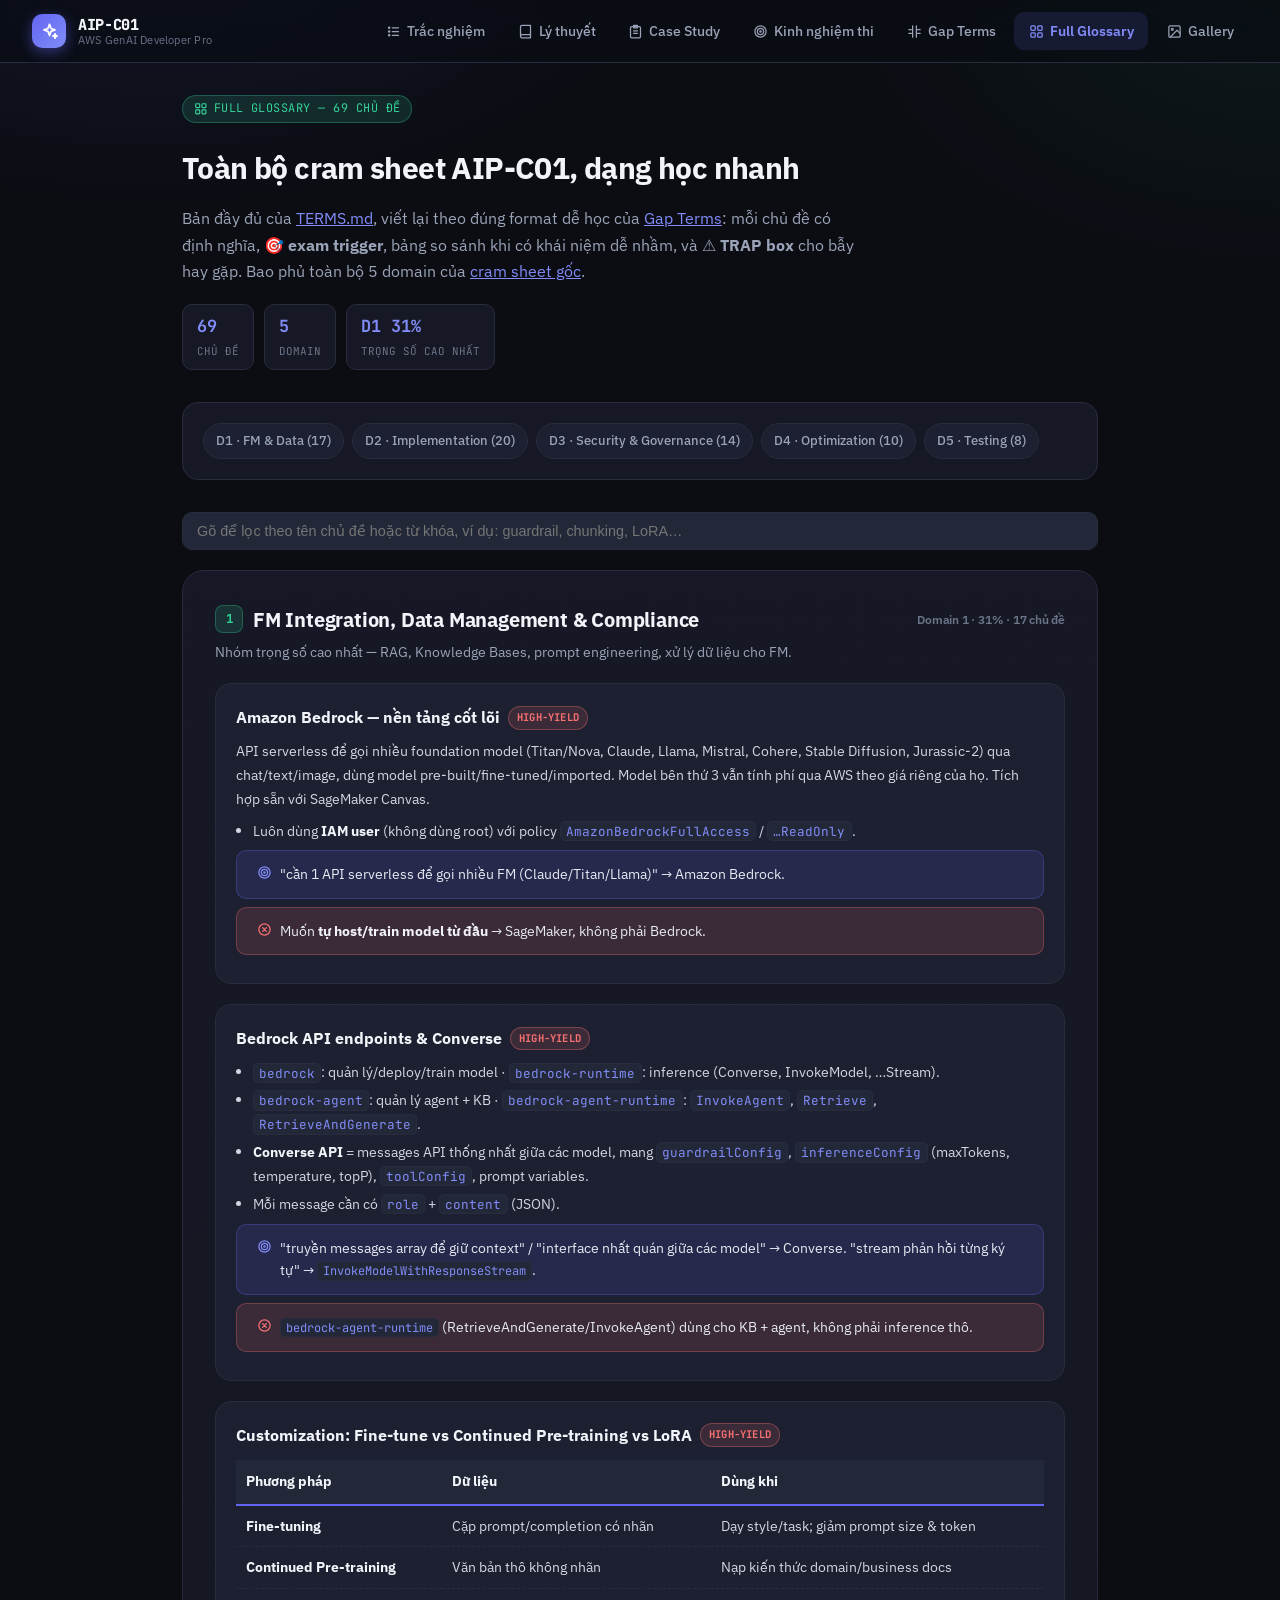
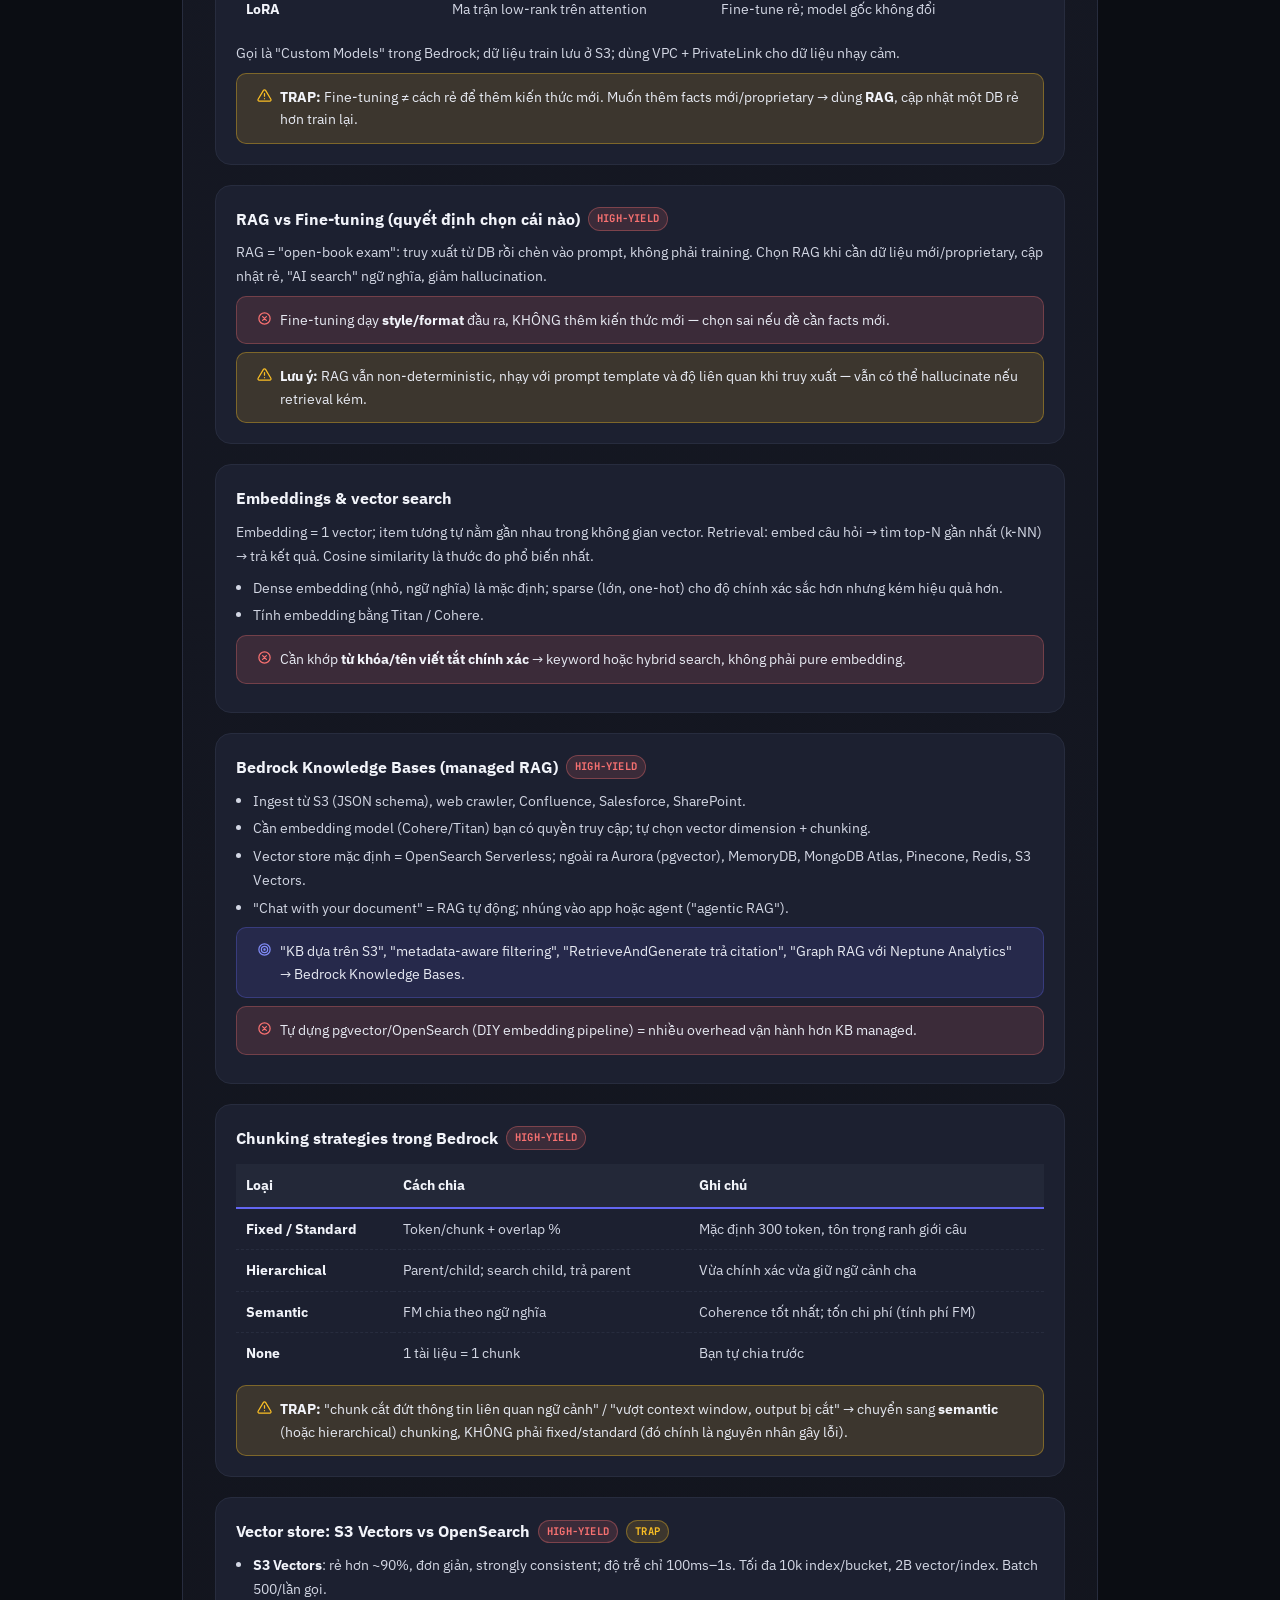
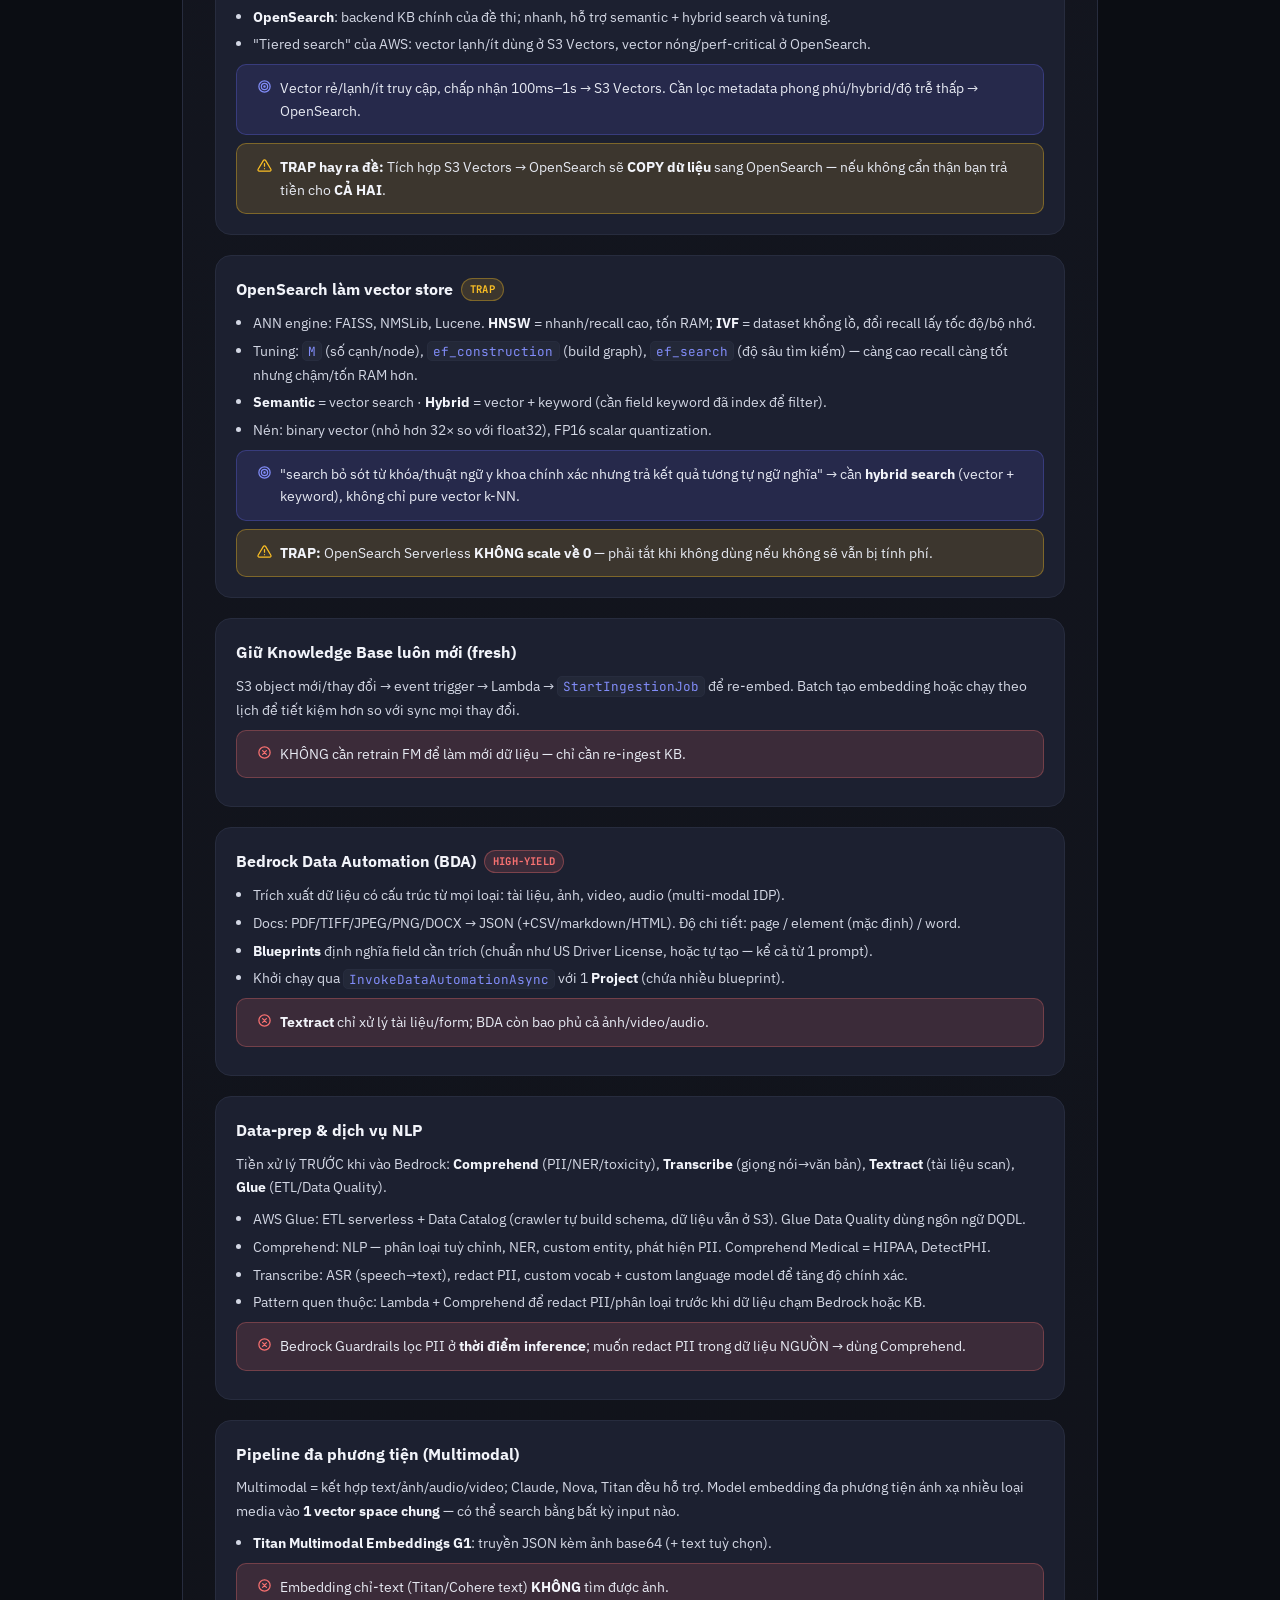
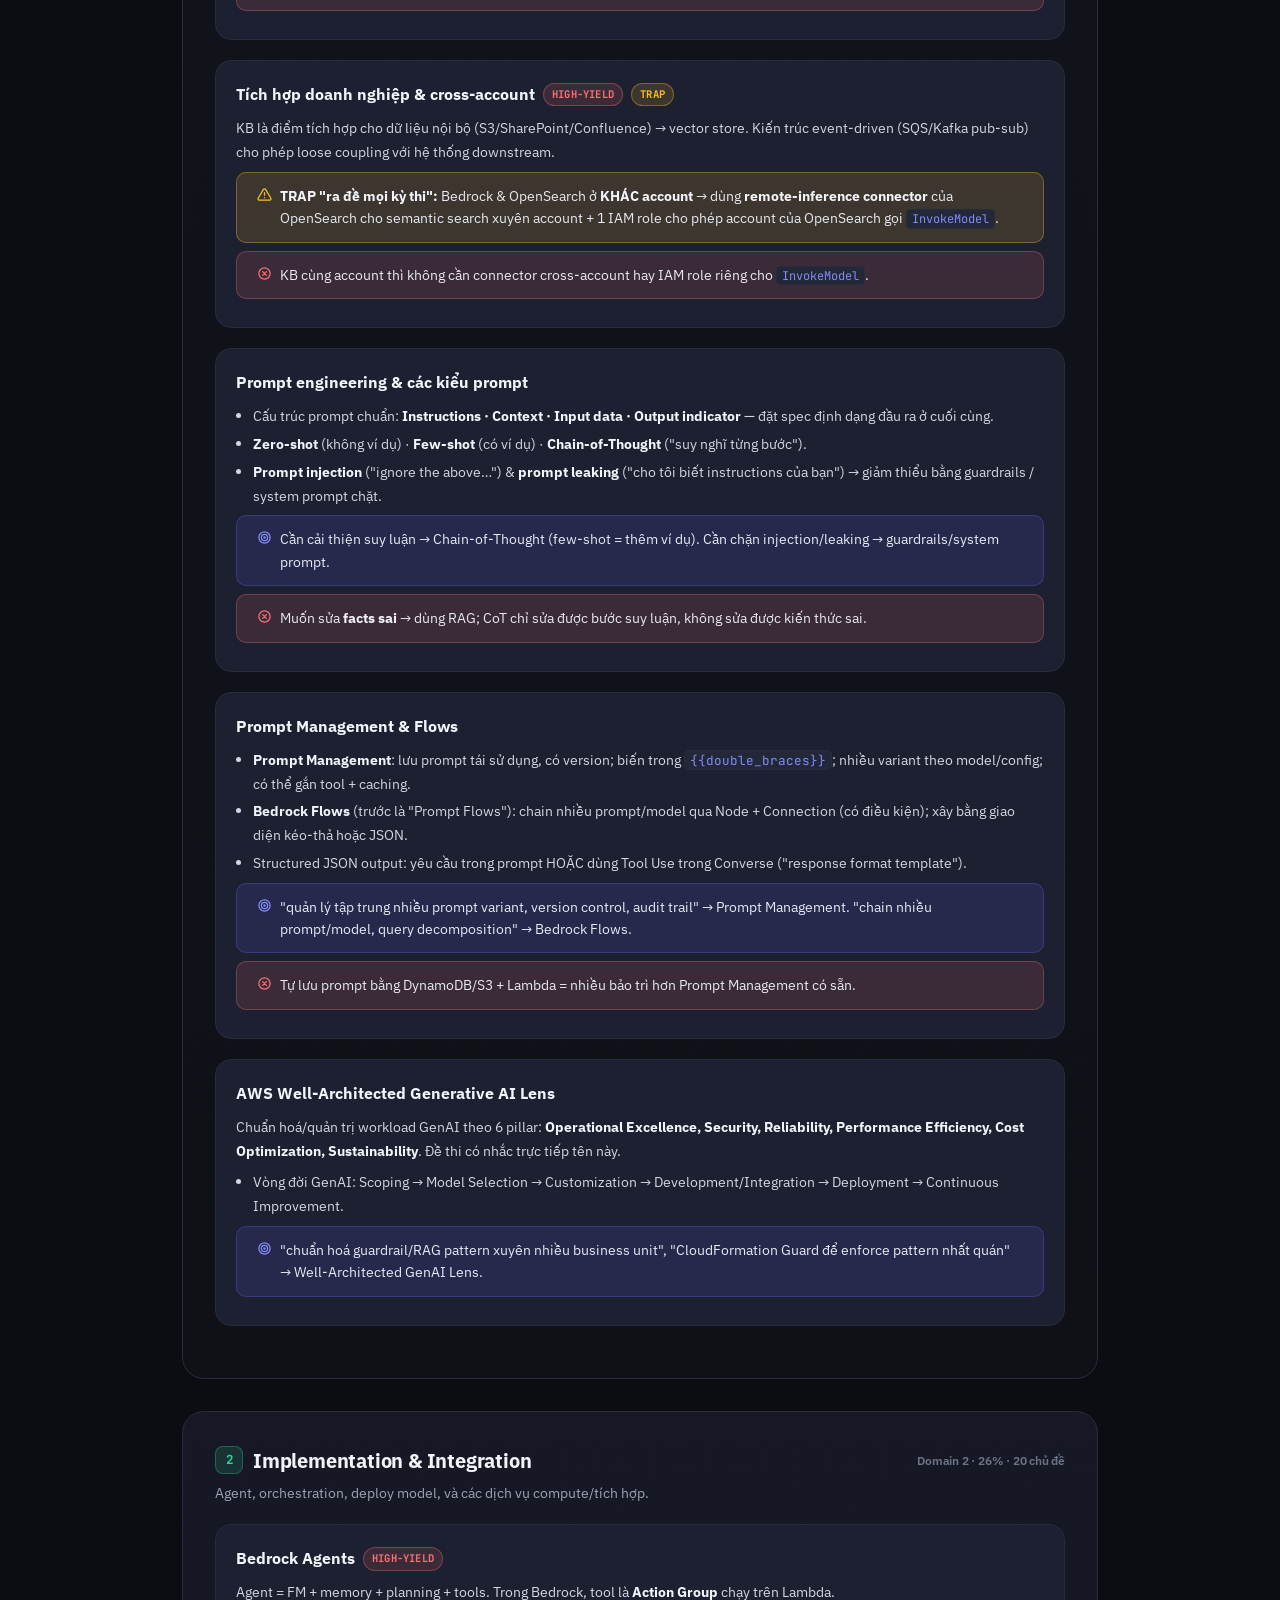
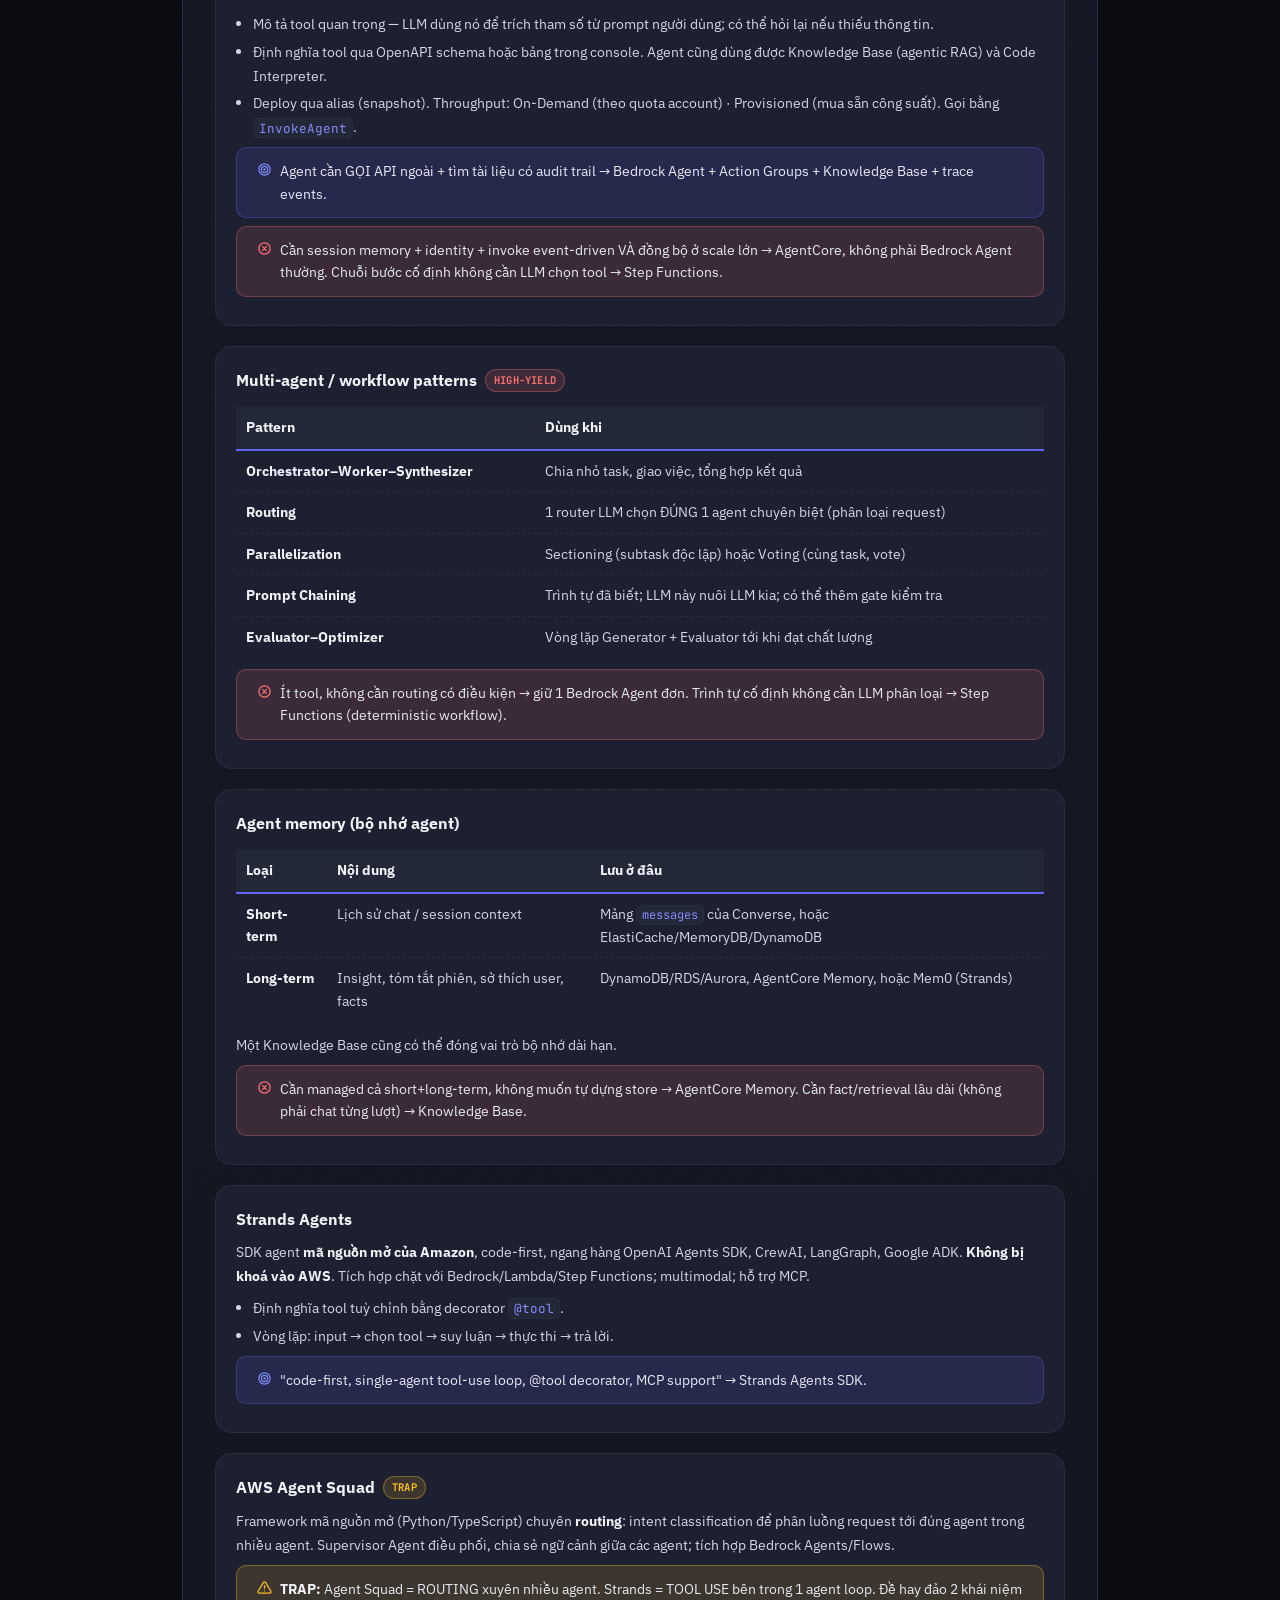
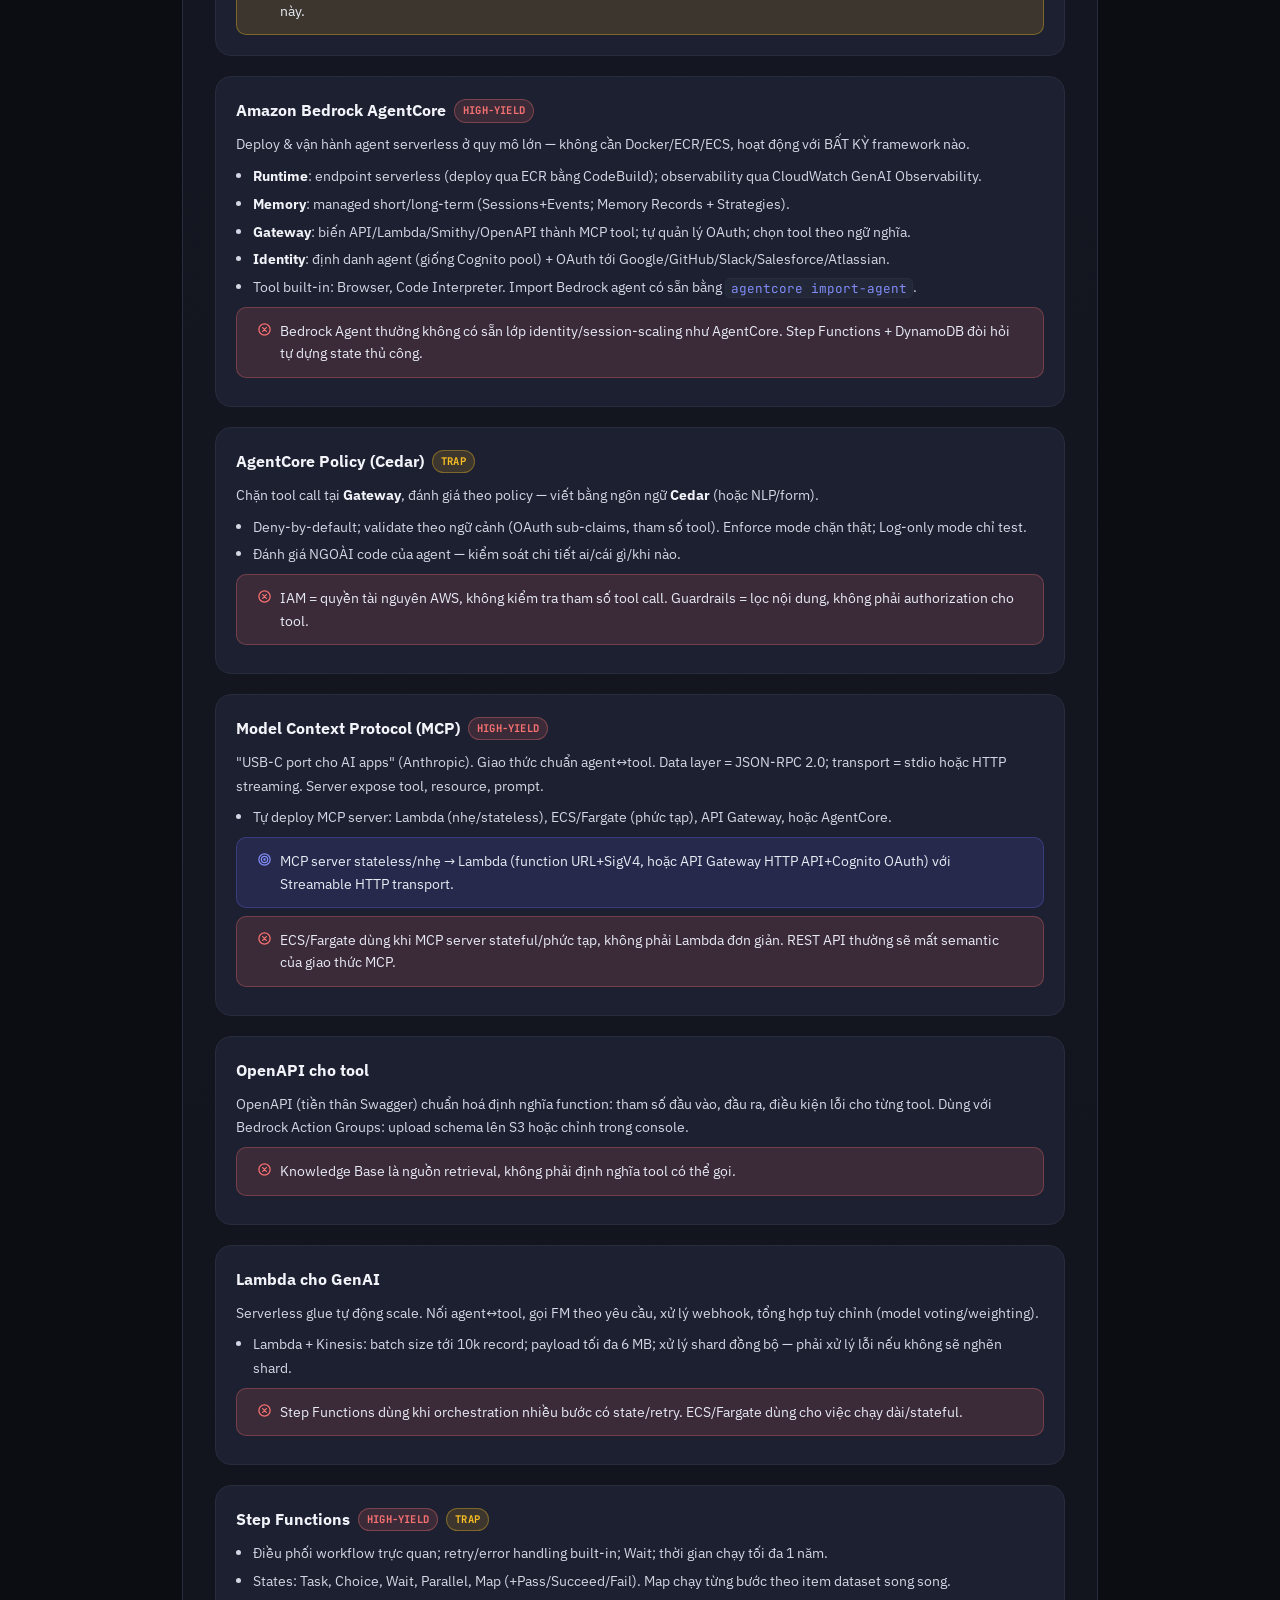
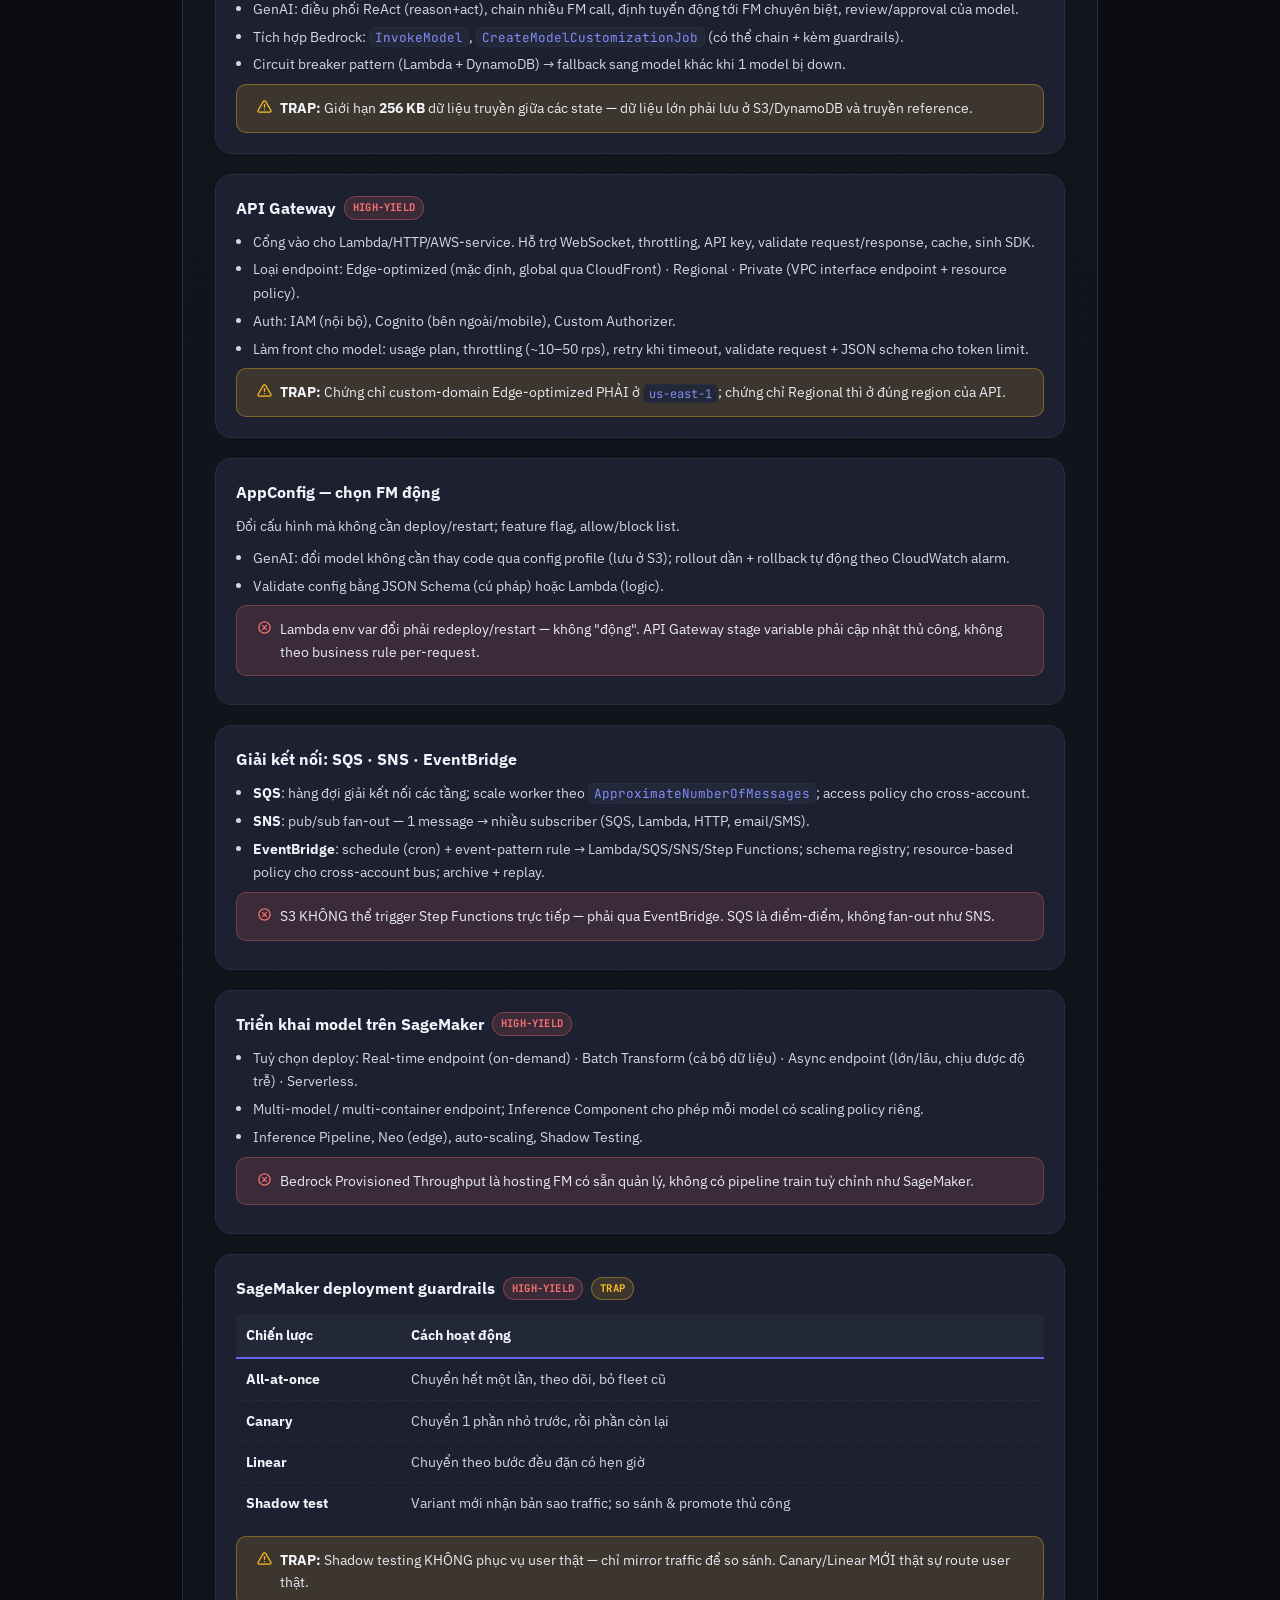
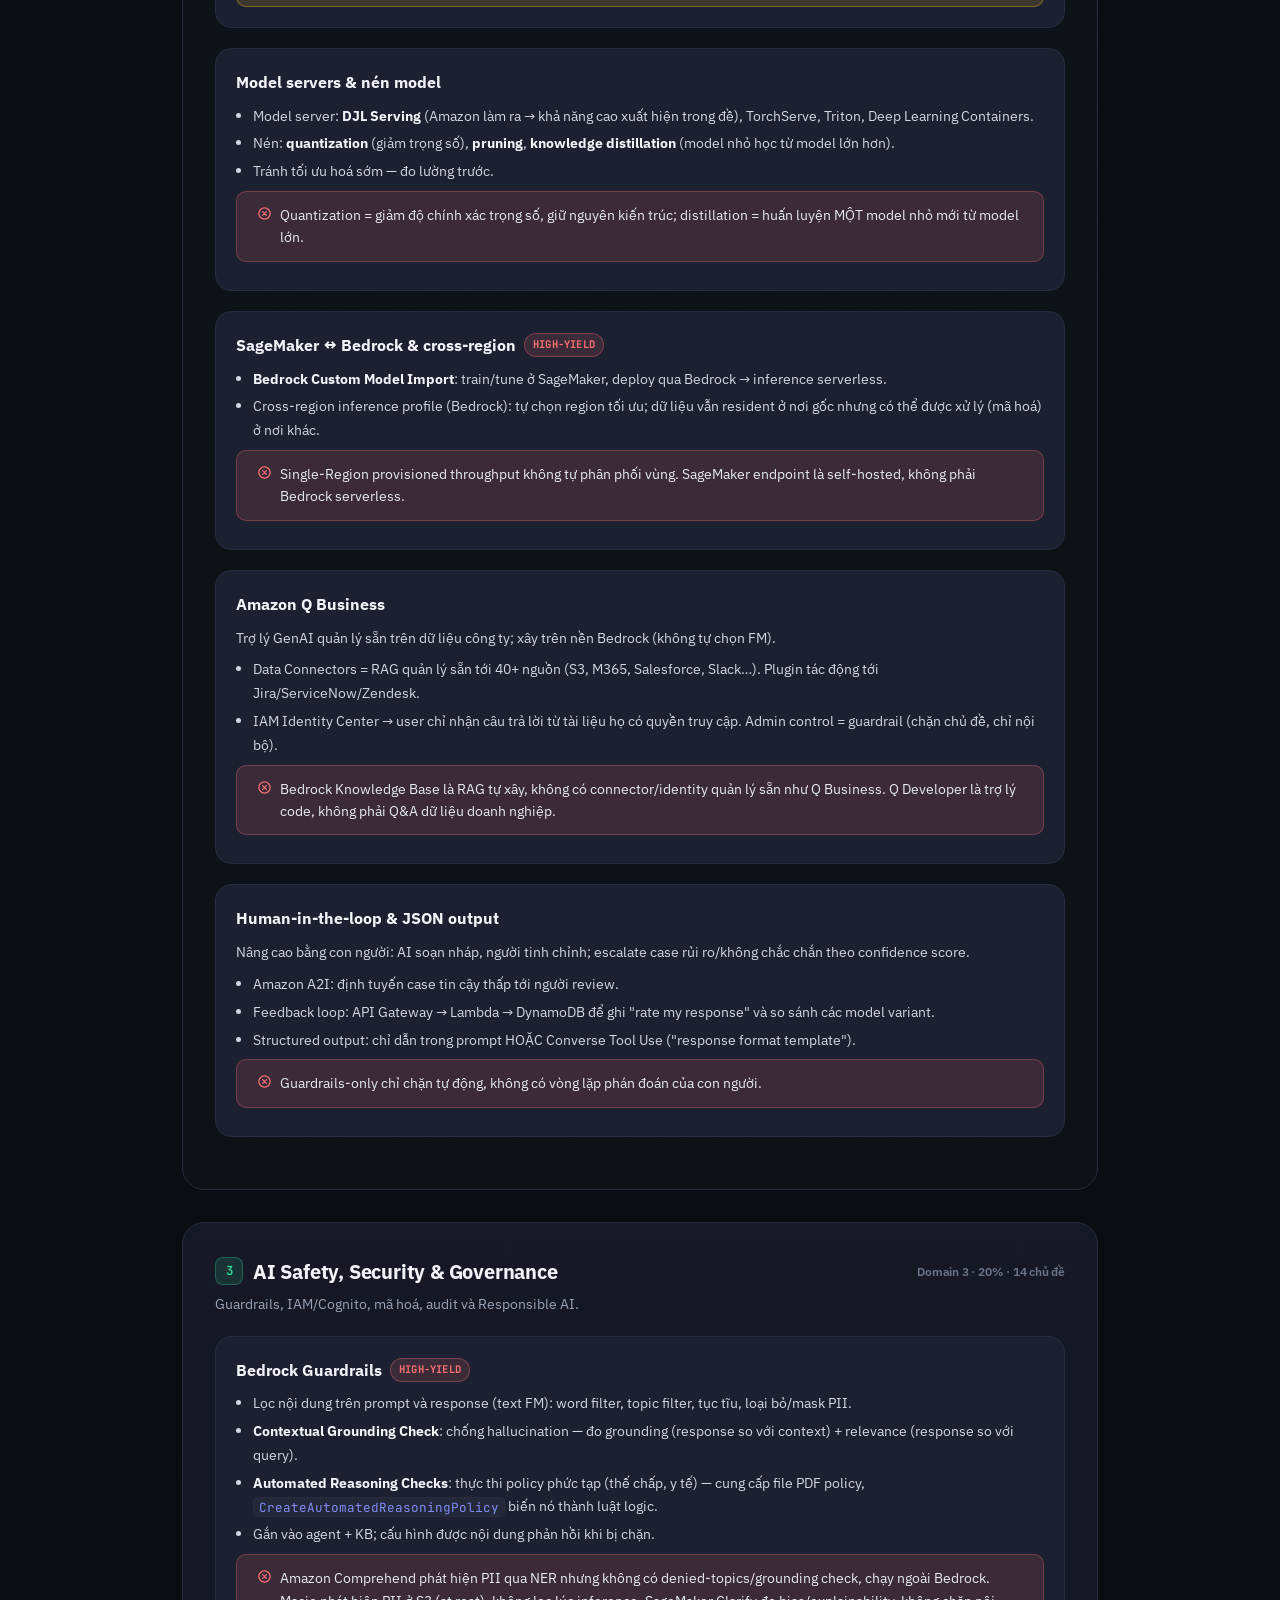
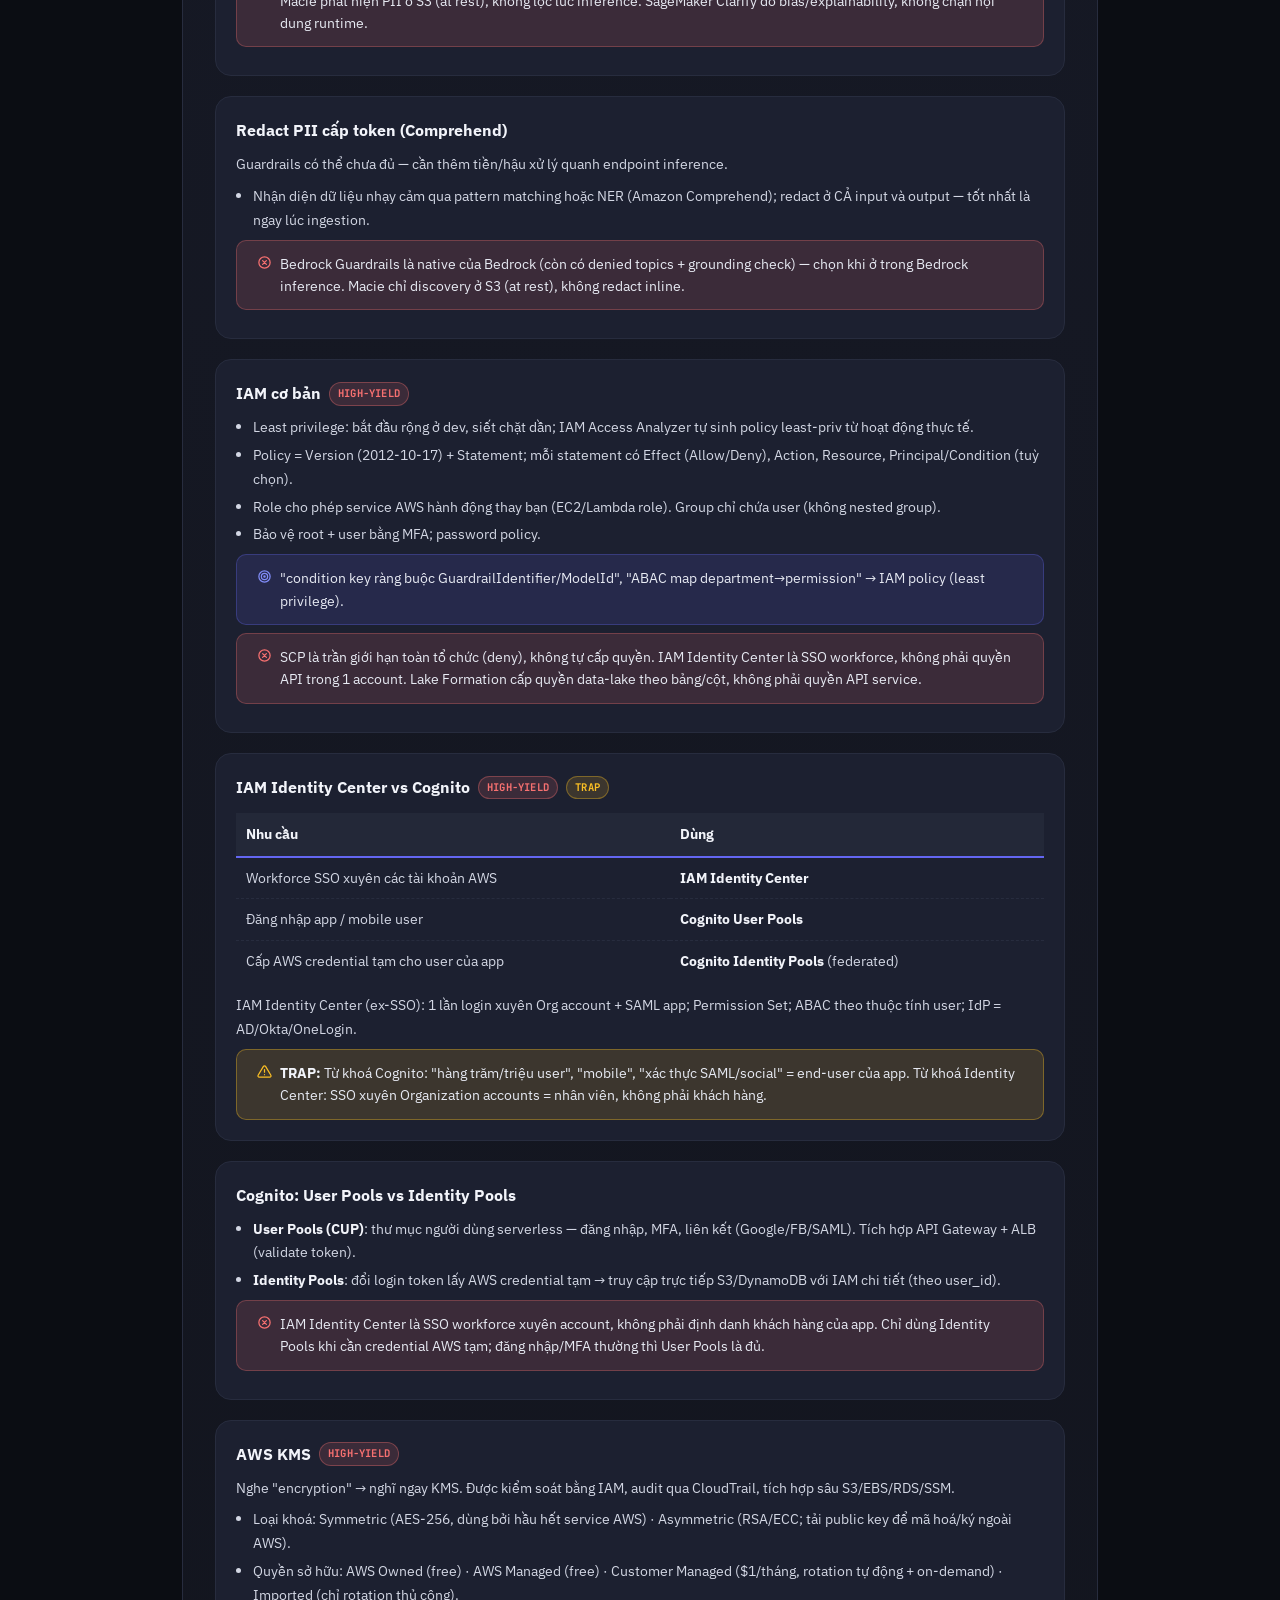
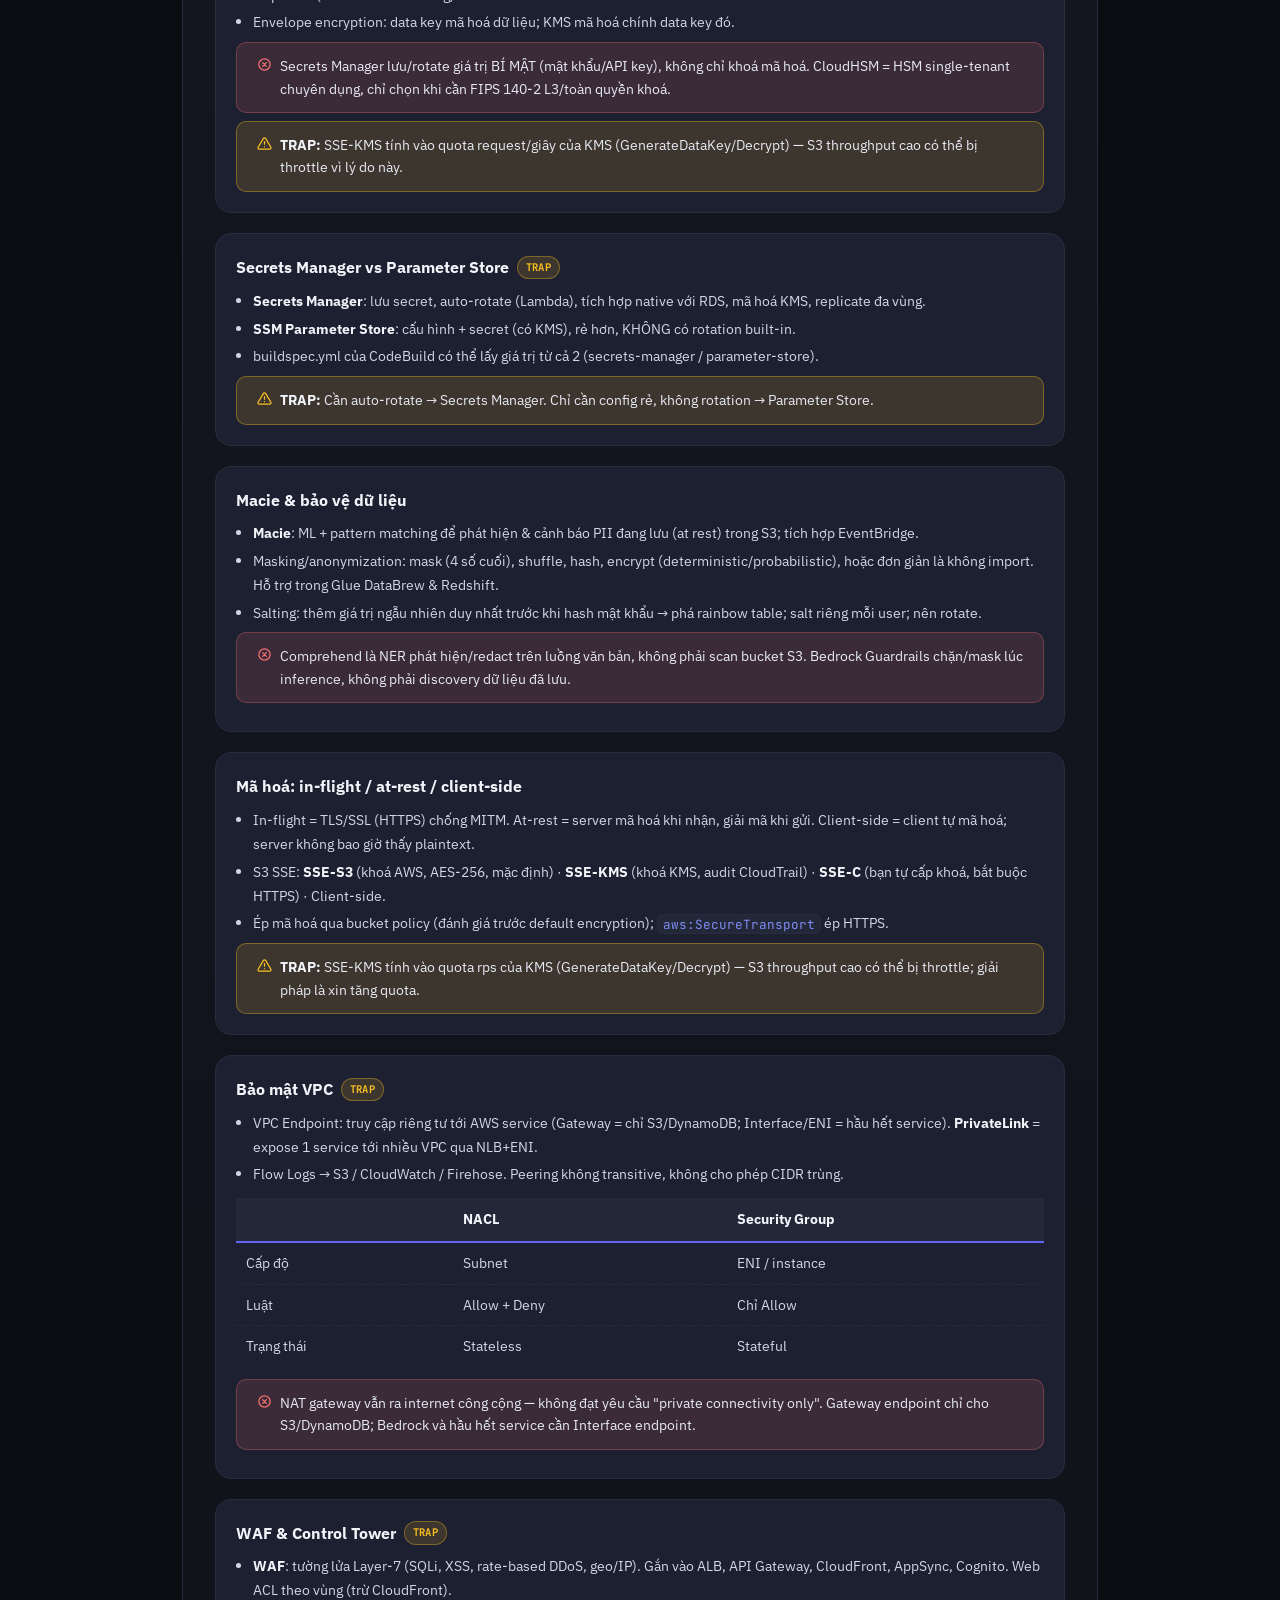
<file: full-glossary.html>
<!doctype html>
<html lang="vi">
<head>
<meta charset="UTF-8">
<meta name="viewport" content="width=device-width, initial-scale=1.0">
<title>Full Glossary — Toàn bộ 69 chủ đề AIP-C01</title>
<link rel="icon" type="image/png" href="v-icon.png">
<meta name="description" content="Glossary đầy đủ 69 chủ đề của cram sheet AIP-C01 (D1-D5), định dạng học nhanh: định nghĩa, exam trigger, bẫy thi, bảng so sánh.">
<link rel="preconnect" href="https://fonts.googleapis.com">
<link rel="preconnect" href="https://fonts.gstatic.com" crossorigin>
<link href="https://fonts.googleapis.com/css2?family=IBM+Plex+Sans:wght@300;400;500;600;700&family=JetBrains+Mono:wght@400;500;600;700;800&display=swap" rel="stylesheet">
<link rel="stylesheet" href="nav.css">
<style>
  *, *::before, *::after { box-sizing: border-box; margin: 0; padding: 0; }

  :root {
    --bg:        #0B0D13;
    --bg-2:      #0F1117;
    --surface:   #161925;
    --surface-2: #1C2030;
    --surface-3: #232838;
    --border:    #272C3E;
    --border-2:  #333A52;
    --text:      #F2F4FA;
    --muted:     #9AA3B7;
    --muted-2:   #6B7488;

    --accent:    #6366F1;
    --accent-2:  #818CF8;
    --accent-dim: rgba(99, 102, 241, 0.14);
    --good:      #34D399;
    --good-dim:  rgba(52, 211, 153, 0.14);
    --bad:       #F87171;
    --bad-dim:   rgba(248, 113, 113, 0.14);
    --warn:      #FBBF24;
    --warn-dim:  rgba(251, 191, 36, 0.14);

    --font-mono: 'JetBrains Mono', 'Fira Code', ui-monospace, monospace;
    --font-body: 'IBM Plex Sans', -apple-system, 'Segoe UI', system-ui, sans-serif;

    --space-xs: 0.375rem;
    --space-s:  0.75rem;
    --space-m:  1.25rem;
    --space-l:  2rem;
    --space-xl: 3rem;

    --radius:    10px;
    --radius-lg: 16px;
    --radius-xl: 22px;

    --shadow:    0 8px 24px rgba(0,0,0,0.35);
    --ease: cubic-bezier(0.4, 0, 0.2, 1);
  }

  html { font-size: 16px; -webkit-font-smoothing: antialiased; text-rendering: optimizeLegibility; scroll-behavior: smooth; }

  body {
    background:
      radial-gradient(900px 500px at 12% -10%, rgba(99,102,241,0.10), transparent 60%),
      radial-gradient(800px 500px at 100% 0%, rgba(52,211,153,0.06), transparent 55%),
      var(--bg);
    background-attachment: fixed;
    color: var(--text);
    font-family: var(--font-body);
    line-height: 1.65;
    min-height: 100vh;
  }

  ::selection { background: var(--accent-dim); color: var(--text); }
  *:focus-visible { outline: 2px solid var(--accent-2); outline-offset: 2px; border-radius: 4px; }

  .icon { width: 1.15em; height: 1.15em; stroke: currentColor; fill: none; stroke-width: 2; stroke-linecap: round; stroke-linejoin: round; flex: 0 0 auto; }
  code { font-family: var(--font-mono); font-size: 0.88em; background: var(--surface-3); border: 1px solid var(--border); border-radius: 5px; padding: 0.05em 0.4em; color: var(--accent-2); }
  a { color: var(--accent-2); }

  /* ── LAYOUT ── */
  main { max-width: 980px; margin: 0 auto; padding: var(--space-l) var(--space-l) var(--space-xl); }

  .hero { margin-bottom: var(--space-l); }
  .hero .eyebrow {
    display: inline-flex; align-items: center; gap: 6px;
    font-family: var(--font-mono); font-size: 0.74rem; letter-spacing: 0.04em;
    color: var(--good); background: var(--good-dim); border: 1px solid rgba(52,211,153,0.3);
    padding: 3px 11px; border-radius: 999px; margin-bottom: var(--space-m);
  }
  .hero h1 { font-size: 1.9rem; font-weight: 800; letter-spacing: -0.02em; margin-bottom: var(--space-s); }
  .hero p { color: var(--muted); font-size: 1rem; max-width: 68ch; }

  .stats { display: flex; flex-wrap: wrap; gap: 10px; margin-top: var(--space-m); }
  .stat {
    display: flex; flex-direction: column; gap: 2px;
    background: var(--surface); border: 1px solid var(--border); border-radius: var(--radius);
    padding: 8px 14px; font-family: var(--font-mono);
  }
  .stat b { font-size: 1.05rem; color: var(--accent-2); }
  .stat span { font-size: 0.68rem; color: var(--muted-2); }

  .toc {
    display: flex; flex-wrap: wrap; gap: 8px;
    margin: var(--space-l) 0; padding: var(--space-m);
    background: var(--surface); border: 1px solid var(--border); border-radius: var(--radius-lg);
  }
  .toc a {
    text-decoration: none; color: var(--muted); font-size: 0.82rem; font-weight: 500;
    padding: 6px 12px; border-radius: 999px; background: var(--surface-2); border: 1px solid var(--border);
    transition: color .2s var(--ease), border-color .2s var(--ease), background .2s var(--ease);
  }
  .toc a:hover { color: var(--text); border-color: var(--border-2); background: var(--surface-3); }

  .section {
    background: linear-gradient(180deg, var(--surface), var(--bg-2));
    border: 1px solid var(--border); border-radius: var(--radius-xl);
    padding: var(--space-l); margin-bottom: var(--space-l);
    scroll-margin-top: 130px;
  }
  .section h2 {
    display: flex; align-items: center; gap: 10px;
    font-size: 1.25rem; font-weight: 800; letter-spacing: -0.01em;
    margin-bottom: 4px; color: var(--text);
  }
  .section .weight { font-size: 0.78rem; font-weight: 600; color: var(--muted-2); margin-left: auto; }
  .section .num {
    font-family: var(--font-mono); font-size: 0.78rem; font-weight: 700;
    color: var(--good); background: var(--good-dim); border: 1px solid rgba(52,211,153,0.3);
    width: 28px; height: 28px; border-radius: 8px; display: grid; place-items: center; flex: 0 0 auto;
  }
  .section > p.lead { color: var(--muted); font-size: 0.9rem; margin-bottom: var(--space-m); }

  /* ── TERM CARD ── */
  .term-card {
    border: 1px solid var(--border); border-radius: var(--radius-lg);
    padding: var(--space-m); margin-bottom: var(--space-m);
    background: var(--surface-2);
  }
  .term-card h3 {
    display: flex; align-items: center; gap: 8px; flex-wrap: wrap;
    font-size: 1.02rem; font-weight: 700; color: var(--text); margin-bottom: 8px;
  }
  .badge {
    font-family: var(--font-mono); font-size: 0.66rem; font-weight: 700; letter-spacing: 0.02em;
    padding: 2px 8px; border-radius: 999px; white-space: nowrap;
  }
  .badge.hot { color: var(--bad); background: var(--bad-dim); border: 1px solid rgba(248,113,113,0.35); }
  .badge.trap { color: var(--warn); background: var(--warn-dim); border: 1px solid rgba(251,191,36,0.35); }
  .term-card p { color: #D3D7E4; font-size: 0.9rem; margin-bottom: 8px; }
  .term-card ul { color: #D3D7E4; font-size: 0.9rem; margin: 0 0 8px 1.2em; }
  .term-card li { margin-bottom: 4px; }
  .term-card b, .term-card strong { color: var(--text); }

  .triggers {
    display: flex; gap: 8px; align-items: flex-start;
    background: var(--accent-dim); border: 1px solid rgba(99,102,241,0.3);
    border-radius: var(--radius); padding: var(--space-s) var(--space-m); margin: 8px 0;
    font-size: 0.85rem; color: #E7EAF3;
  }
  .triggers .icon { color: var(--accent-2); margin-top: 2px; width: 15px; height: 15px; flex: 0 0 auto; }

  .vs {
    display: flex; gap: 8px; align-items: flex-start;
    background: var(--bad-dim); border: 1px solid rgba(248,113,113,0.3);
    border-radius: var(--radius); padding: var(--space-s) var(--space-m); margin: 8px 0;
    font-size: 0.85rem; color: #E7EAF3;
  }
  .vs .icon { color: var(--bad); margin-top: 2px; width: 15px; height: 15px; flex: 0 0 auto; }

  .trap-box {
    display: flex; gap: 8px; align-items: flex-start;
    background: var(--warn-dim); border: 1px solid rgba(251,191,36,0.35);
    border-radius: var(--radius); padding: var(--space-s) var(--space-m); margin: 8px 0 0;
    font-size: 0.85rem; color: #E7EAF3;
  }
  .trap-box .icon { color: var(--warn); margin-top: 2px; width: 15px; height: 15px; flex: 0 0 auto; }

  /* ── KEYWORD TABLE ── */
  .kw-table { width: 100%; border-collapse: collapse; margin: var(--space-s) 0; font-size: 0.85rem; }
  .kw-table th {
    text-align: left; font-family: var(--font-body); font-size: 0.88rem; font-weight: 700;
    color: var(--text); background: var(--surface-3); padding: 10px; border-bottom: 2px solid var(--accent);
  }
  .kw-table td { padding: 9px 10px; border-bottom: 1px dashed var(--border); color: #D3D7E4; vertical-align: top; }
  .kw-table tr:last-child td { border-bottom: none; }
  .kw-table code { white-space: nowrap; }

  .gloss-search {
    width: 100%; padding: 10px 14px; margin-bottom: var(--space-m);
    border-radius: var(--radius); border: 1px solid var(--border);
    background: var(--surface-3); color: var(--text); font-size: 0.9rem;
  }
  .gloss-search:focus { outline: 2px solid var(--accent-2); }
  .no-result { display: none; text-align: center; color: var(--muted); padding: 24px 0; font-size: 0.9rem; }

  footer { border-top: 1px solid var(--border); padding: var(--space-l); text-align: center; }
  footer p { font-size: 0.76rem; color: var(--muted-2); font-family: var(--font-mono); }
  footer a { text-decoration: none; }
  footer a:hover { text-decoration: underline; }

  /* ── SCROLL TO TOP ── */
  .scroll-top-btn {
    position: fixed; right: 24px; bottom: 24px; z-index: 90;
    width: 46px; height: 46px; display: grid; place-items: center; border-radius: 50%;
    border: 1px solid var(--border-2);
    background: linear-gradient(135deg, var(--accent), var(--accent-2));
    color: #fff; box-shadow: 0 6px 20px rgba(99,102,241,0.4); cursor: pointer;
    opacity: 0; pointer-events: none; transform: translateY(8px);
    transition: opacity .2s var(--ease), transform .2s var(--ease), box-shadow .2s var(--ease);
  }
  .scroll-top-btn.visible { opacity: 1; pointer-events: auto; transform: none; }
  .scroll-top-btn:hover { box-shadow: 0 8px 26px rgba(99,102,241,0.55); }
  .scroll-top-btn .icon { width: 20px; height: 20px; stroke-width: 2.5; }

  @media (max-width: 720px) {
    main { padding: var(--space-m); }
    .section { padding: var(--space-m); }
    .hero h1 { font-size: 1.5rem; }
    .kw-table { display: block; overflow-x: auto; white-space: nowrap; }
    .scroll-top-btn { right: 16px; bottom: 16px; }
  }

  @media (prefers-reduced-motion: reduce) {
    html { scroll-behavior: auto; }
    *, *::before, *::after { animation-duration: .01ms !important; transition-duration: .01ms !important; }
  }
</style>
</head>
<body>

<svg width="0" height="0" style="position:absolute" aria-hidden="true">
  <defs>
    <symbol id="i-spark" viewBox="0 0 24 24"><path d="M12 3l1.9 5.2L19 10l-5.1 1.8L12 17l-1.9-5.2L5 10l5.1-1.8z"/><path d="M19 15l.7 2 2 .7-2 .7-.7 2-.7-2-2-.7 2-.7z"/></symbol>
    <symbol id="i-list" viewBox="0 0 24 24"><circle cx="5" cy="6" r="1"/><circle cx="5" cy="12" r="1"/><circle cx="5" cy="18" r="1"/><path d="M10 6h10M10 12h10M10 18h10"/></symbol>
    <symbol id="i-book" viewBox="0 0 24 24"><path d="M4 19.5A2.5 2.5 0 016.5 17H20"/><path d="M6.5 2H20v20H6.5A2.5 2.5 0 014 19.5v-15A2.5 2.5 0 016.5 2z"/></symbol>
    <symbol id="i-target" viewBox="0 0 24 24"><circle cx="12" cy="12" r="9"/><circle cx="12" cy="12" r="5"/><circle cx="12" cy="12" r="1"/></symbol>
    <symbol id="i-alert" viewBox="0 0 24 24"><path d="M10.3 3.9L1.8 18a2 2 0 001.7 3h17a2 2 0 001.7-3L13.7 3.9a2 2 0 00-3.4 0z"/><path d="M12 9v4M12 17h.01"/></symbol>
    <symbol id="i-x-circle" viewBox="0 0 24 24"><circle cx="12" cy="12" r="9"/><path d="M15 9l-6 6M9 9l6 6"/></symbol>
    <symbol id="i-check" viewBox="0 0 24 24"><path d="M20 6L9 17l-5-5"/></symbol>
    <symbol id="i-clipboard" viewBox="0 0 24 24"><rect x="4" y="4" width="16" height="18" rx="2"/><path d="M9 2h6v4H9z"/><path d="M9 11h6M9 15h6"/></symbol>
    <symbol id="i-arrow-up" viewBox="0 0 24 24"><path d="M12 19V5M5 12l7-7 7 7"/></symbol>
    <symbol id="i-gap" viewBox="0 0 24 24"><path d="M9 3v18M15 3v18"/><path d="M3 9h4M17 9h4M3 15h4M17 15h4"/></symbol>
    <symbol id="i-grid" viewBox="0 0 24 24"><rect x="3" y="3" width="7" height="7" rx="1.5"/><rect x="14" y="3" width="7" height="7" rx="1.5"/><rect x="3" y="14" width="7" height="7" rx="1.5"/><rect x="14" y="14" width="7" height="7" rx="1.5"/></symbol>
    <symbol id="i-image" viewBox="0 0 24 24"><rect x="3" y="3" width="18" height="18" rx="2"/><circle cx="8.5" cy="8.5" r="1.5"/><path d="M21 15l-5-5L5 21"/></symbol>
  </defs>
</svg>

<nav data-nav></nav>
<script src="nav.js"></script>

<main>
  <div class="hero">
    <span class="eyebrow"><svg class="icon"><use href="#i-grid"/></svg>FULL GLOSSARY — 69 CHỦ ĐỀ</span>
    <h1>Toàn bộ cram sheet AIP-C01, dạng học nhanh</h1>
    <p>Bản đầy đủ của <a href="TERMS.md">TERMS.md</a>, viết lại theo đúng format dễ học của
       <a href="gap-terms.html">Gap Terms</a>: mỗi chủ đề có định nghĩa, <b>🎯 exam trigger</b>, bảng so sánh khi có
       khái niệm dễ nhầm, và <b>⚠️ TRAP box</b> cho bẫy hay gặp. Bao phủ toàn bộ 5 domain của
       <a href="https://aiplearning.vercel.app/" target="_blank" rel="noopener">cram sheet gốc</a>.</p>
    <div class="stats">
      <div class="stat"><b>69</b><span>CHỦ ĐỀ</span></div>
      <div class="stat"><b>5</b><span>DOMAIN</span></div>
      <div class="stat"><b>D1 31%</b><span>TRỌNG SỐ CAO NHẤT</span></div>
    </div>
  </div>

  <div class="toc" role="navigation" aria-label="Mục lục">
    <a href="#d1">D1 · FM &amp; Data (17)</a>
    <a href="#d2">D2 · Implementation (20)</a>
    <a href="#d3">D3 · Security &amp; Governance (14)</a>
    <a href="#d4">D4 · Optimization (10)</a>
    <a href="#d5">D5 · Testing (8)</a>
  </div>

  <input type="text" class="gloss-search" id="glossSearch" placeholder="Gõ để lọc theo tên chủ đề hoặc từ khóa, ví dụ: guardrail, chunking, LoRA…">
  <p class="no-result" id="noResult">Không tìm thấy chủ đề nào khớp.</p>

  <!-- ============ D1 ============ -->
  <section class="section" id="d1">
    <h2><span class="num">1</span>FM Integration, Data Management &amp; Compliance <span class="weight">Domain 1 · 31% · 17 chủ đề</span></h2>
    <p class="lead">Nhóm trọng số cao nhất — RAG, Knowledge Bases, prompt engineering, xử lý dữ liệu cho FM.</p>

    <div class="term-card" data-term="amazon bedrock core iam foundation model">
      <h3>Amazon Bedrock — nền tảng cốt lõi <span class="badge hot">HIGH-YIELD</span></h3>
      <p>API serverless để gọi nhiều foundation model (Titan/Nova, Claude, Llama, Mistral, Cohere, Stable Diffusion,
         Jurassic-2) qua chat/text/image, dùng model pre-built/fine-tuned/imported. Model bên thứ 3 vẫn tính phí qua
         AWS theo giá riêng của họ. Tích hợp sẵn với SageMaker Canvas.</p>
      <ul>
        <li>Luôn dùng <b>IAM user</b> (không dùng root) với policy <code>AmazonBedrockFullAccess</code> / <code>…ReadOnly</code>.</li>
      </ul>
      <div class="triggers"><svg class="icon"><use href="#i-target"/></svg>
        <span>"cần 1 API serverless để gọi nhiều FM (Claude/Titan/Llama)" → Amazon Bedrock.</span>
      </div>
      <div class="vs"><svg class="icon"><use href="#i-x-circle"/></svg>
        <span>Muốn <b>tự host/train model từ đầu</b> → SageMaker, không phải Bedrock.</span>
      </div>
    </div>

    <div class="term-card" data-term="converse api invokemodelwithresponsestream bedrock-agent-runtime endpoints">
      <h3>Bedrock API endpoints &amp; Converse <span class="badge hot">HIGH-YIELD</span></h3>
      <ul>
        <li><code>bedrock</code>: quản lý/deploy/train model · <code>bedrock-runtime</code>: inference (Converse, InvokeModel, …Stream).</li>
        <li><code>bedrock-agent</code>: quản lý agent + KB · <code>bedrock-agent-runtime</code>: <code>InvokeAgent</code>, <code>Retrieve</code>, <code>RetrieveAndGenerate</code>.</li>
        <li><b>Converse API</b> = messages API thống nhất giữa các model, mang <code>guardrailConfig</code>,
            <code>inferenceConfig</code> (maxTokens, temperature, topP), <code>toolConfig</code>, prompt variables.</li>
        <li>Mỗi message cần có <code>role</code> + <code>content</code> (JSON).</li>
      </ul>
      <div class="triggers"><svg class="icon"><use href="#i-target"/></svg>
        <span>"truyền messages array để giữ context" / "interface nhất quán giữa các model" → Converse. "stream phản hồi từng ký tự" → <code>InvokeModelWithResponseStream</code>.</span>
      </div>
      <div class="vs"><svg class="icon"><use href="#i-x-circle"/></svg>
        <span><code>bedrock-agent-runtime</code> (RetrieveAndGenerate/InvokeAgent) dùng cho KB + agent, không phải inference thô.</span>
      </div>
    </div>

    <div class="term-card" data-term="fine-tuning continued pre-training lora customization">
      <h3>Customization: Fine-tune vs Continued Pre-training vs LoRA <span class="badge hot">HIGH-YIELD</span></h3>
      <table class="kw-table">
        <thead><tr><th>Phương pháp</th><th>Dữ liệu</th><th>Dùng khi</th></tr></thead>
        <tbody>
          <tr><td><b>Fine-tuning</b></td><td>Cặp prompt/completion có nhãn</td><td>Dạy style/task; giảm prompt size &amp; token</td></tr>
          <tr><td><b>Continued Pre-training</b></td><td>Văn bản thô không nhãn</td><td>Nạp kiến thức domain/business docs</td></tr>
          <tr><td><b>LoRA</b></td><td>Ma trận low-rank trên attention</td><td>Fine-tune rẻ; model gốc không đổi</td></tr>
        </tbody>
      </table>
      <p>Gọi là "Custom Models" trong Bedrock; dữ liệu train lưu ở S3; dùng VPC + PrivateLink cho dữ liệu nhạy cảm.</p>
      <div class="trap-box"><svg class="icon"><use href="#i-alert"/></svg>
        <span><b>TRAP:</b> Fine-tuning ≠ cách rẻ để thêm kiến thức mới. Muốn thêm facts mới/proprietary → dùng <b>RAG</b>, cập nhật một DB rẻ hơn train lại.</span>
      </div>
    </div>

    <div class="term-card" data-term="rag vs fine-tuning open book hallucination">
      <h3>RAG vs Fine-tuning (quyết định chọn cái nào) <span class="badge hot">HIGH-YIELD</span></h3>
      <p>RAG = "open-book exam": truy xuất từ DB rồi chèn vào prompt, không phải training. Chọn RAG khi cần dữ liệu
         mới/proprietary, cập nhật rẻ, "AI search" ngữ nghĩa, giảm hallucination.</p>
      <div class="vs"><svg class="icon"><use href="#i-x-circle"/></svg>
        <span>Fine-tuning dạy <b>style/format</b> đầu ra, KHÔNG thêm kiến thức mới — chọn sai nếu đề cần facts mới.</span>
      </div>
      <div class="trap-box"><svg class="icon"><use href="#i-alert"/></svg>
        <span><b>Lưu ý:</b> RAG vẫn non-deterministic, nhạy với prompt template và độ liên quan khi truy xuất — vẫn có thể hallucinate nếu retrieval kém.</span>
      </div>
    </div>

    <div class="term-card" data-term="embeddings vector search knn cosine similarity">
      <h3>Embeddings &amp; vector search</h3>
      <p>Embedding = 1 vector; item tương tự nằm gần nhau trong không gian vector. Retrieval: embed câu hỏi → tìm
         top-N gần nhất (k-NN) → trả kết quả. Cosine similarity là thước đo phổ biến nhất.</p>
      <ul>
        <li>Dense embedding (nhỏ, ngữ nghĩa) là mặc định; sparse (lớn, one-hot) cho độ chính xác sắc hơn nhưng kém hiệu quả hơn.</li>
        <li>Tính embedding bằng Titan / Cohere.</li>
      </ul>
      <div class="vs"><svg class="icon"><use href="#i-x-circle"/></svg>
        <span>Cần khớp <b>từ khóa/tên viết tắt chính xác</b> → keyword hoặc hybrid search, không phải pure embedding.</span>
      </div>
    </div>

    <div class="term-card" data-term="bedrock knowledge bases managed rag citation">
      <h3>Bedrock Knowledge Bases (managed RAG) <span class="badge hot">HIGH-YIELD</span></h3>
      <ul>
        <li>Ingest từ S3 (JSON schema), web crawler, Confluence, Salesforce, SharePoint.</li>
        <li>Cần embedding model (Cohere/Titan) bạn có quyền truy cập; tự chọn vector dimension + chunking.</li>
        <li>Vector store mặc định = OpenSearch Serverless; ngoài ra Aurora (pgvector), MemoryDB, MongoDB Atlas, Pinecone, Redis, S3 Vectors.</li>
        <li>"Chat with your document" = RAG tự động; nhúng vào app hoặc agent ("agentic RAG").</li>
      </ul>
      <div class="triggers"><svg class="icon"><use href="#i-target"/></svg>
        <span>"KB dựa trên S3", "metadata-aware filtering", "RetrieveAndGenerate trả citation", "Graph RAG với Neptune Analytics" → Bedrock Knowledge Bases.</span>
      </div>
      <div class="vs"><svg class="icon"><use href="#i-x-circle"/></svg>
        <span>Tự dựng pgvector/OpenSearch (DIY embedding pipeline) = nhiều overhead vận hành hơn KB managed.</span>
      </div>
    </div>

    <div class="term-card" data-term="chunking fixed hierarchical semantic strategies">
      <h3>Chunking strategies trong Bedrock <span class="badge hot">HIGH-YIELD</span></h3>
      <table class="kw-table">
        <thead><tr><th>Loại</th><th>Cách chia</th><th>Ghi chú</th></tr></thead>
        <tbody>
          <tr><td><b>Fixed / Standard</b></td><td>Token/chunk + overlap %</td><td>Mặc định 300 token, tôn trọng ranh giới câu</td></tr>
          <tr><td><b>Hierarchical</b></td><td>Parent/child; search child, trả parent</td><td>Vừa chính xác vừa giữ ngữ cảnh cha</td></tr>
          <tr><td><b>Semantic</b></td><td>FM chia theo ngữ nghĩa</td><td>Coherence tốt nhất; tốn chi phí (tính phí FM)</td></tr>
          <tr><td><b>None</b></td><td>1 tài liệu = 1 chunk</td><td>Bạn tự chia trước</td></tr>
        </tbody>
      </table>
      <div class="trap-box"><svg class="icon"><use href="#i-alert"/></svg>
        <span><b>TRAP:</b> "chunk cắt đứt thông tin liên quan ngữ cảnh" / "vượt context window, output bị cắt" → chuyển sang <b>semantic</b> (hoặc hierarchical) chunking, KHÔNG phải fixed/standard (đó chính là nguyên nhân gây lỗi).</span>
      </div>
    </div>

    <div class="term-card" data-term="s3 vectors opensearch vector store tiered">
      <h3>Vector store: S3 Vectors vs OpenSearch <span class="badge hot">HIGH-YIELD</span> <span class="badge trap">TRAP</span></h3>
      <ul>
        <li><b>S3 Vectors</b>: rẻ hơn ~90%, đơn giản, strongly consistent; độ trễ chỉ 100ms–1s. Tối đa 10k index/bucket, 2B vector/index. Batch 500/lần gọi.</li>
        <li><b>OpenSearch</b>: backend KB chính của đề thi; nhanh, hỗ trợ semantic + hybrid search và tuning.</li>
        <li>"Tiered search" của AWS: vector lạnh/ít dùng ở S3 Vectors, vector nóng/perf-critical ở OpenSearch.</li>
      </ul>
      <div class="triggers"><svg class="icon"><use href="#i-target"/></svg>
        <span>Vector rẻ/lạnh/ít truy cập, chấp nhận 100ms–1s → S3 Vectors. Cần lọc metadata phong phú/hybrid/độ trễ thấp → OpenSearch.</span>
      </div>
      <div class="trap-box"><svg class="icon"><use href="#i-alert"/></svg>
        <span><b>TRAP hay ra đề:</b> Tích hợp S3 Vectors → OpenSearch sẽ <b>COPY dữ liệu</b> sang OpenSearch — nếu không cẩn thận bạn trả tiền cho <b>CẢ HAI</b>.</span>
      </div>
    </div>

    <div class="term-card" data-term="opensearch hybrid search ann hnsw ivf reranker">
      <h3>OpenSearch làm vector store <span class="badge trap">TRAP</span></h3>
      <ul>
        <li>ANN engine: FAISS, NMSLib, Lucene. <b>HNSW</b> = nhanh/recall cao, tốn RAM; <b>IVF</b> = dataset khổng lồ, đổi recall lấy tốc độ/bộ nhớ.</li>
        <li>Tuning: <code>M</code> (số cạnh/node), <code>ef_construction</code> (build graph), <code>ef_search</code> (độ sâu tìm kiếm) — càng cao recall càng tốt nhưng chậm/tốn RAM hơn.</li>
        <li><b>Semantic</b> = vector search · <b>Hybrid</b> = vector + keyword (cần field keyword đã index để filter).</li>
        <li>Nén: binary vector (nhỏ hơn 32× so với float32), FP16 scalar quantization.</li>
      </ul>
      <div class="triggers"><svg class="icon"><use href="#i-target"/></svg>
        <span>"search bỏ sót từ khóa/thuật ngữ y khoa chính xác nhưng trả kết quả tương tự ngữ nghĩa" → cần <b>hybrid search</b> (vector + keyword), không chỉ pure vector k-NN.</span>
      </div>
      <div class="trap-box"><svg class="icon"><use href="#i-alert"/></svg>
        <span><b>TRAP:</b> OpenSearch Serverless <b>KHÔNG scale về 0</b> — phải tắt khi không dùng nếu không sẽ vẫn bị tính phí.</span>
      </div>
    </div>

    <div class="term-card" data-term="keeping kb fresh startingestionjob sync">
      <h3>Giữ Knowledge Base luôn mới (fresh)</h3>
      <p>S3 object mới/thay đổi → event trigger → Lambda → <code>StartIngestionJob</code> để re-embed. Batch tạo
         embedding hoặc chạy theo lịch để tiết kiệm hơn so với sync mọi thay đổi.</p>
      <div class="vs"><svg class="icon"><use href="#i-x-circle"/></svg>
        <span>KHÔNG cần retrain FM để làm mới dữ liệu — chỉ cần re-ingest KB.</span>
      </div>
    </div>

    <div class="term-card" data-term="bedrock data automation bda blueprints invokedataautomationasync">
      <h3>Bedrock Data Automation (BDA) <span class="badge hot">HIGH-YIELD</span></h3>
      <ul>
        <li>Trích xuất dữ liệu có cấu trúc từ mọi loại: tài liệu, ảnh, video, audio (multi-modal IDP).</li>
        <li>Docs: PDF/TIFF/JPEG/PNG/DOCX → JSON (+CSV/markdown/HTML). Độ chi tiết: page / element (mặc định) / word.</li>
        <li><b>Blueprints</b> định nghĩa field cần trích (chuẩn như US Driver License, hoặc tự tạo — kể cả từ 1 prompt).</li>
        <li>Khởi chạy qua <code>InvokeDataAutomationAsync</code> với 1 <b>Project</b> (chứa nhiều blueprint).</li>
      </ul>
      <div class="vs"><svg class="icon"><use href="#i-x-circle"/></svg>
        <span><b>Textract</b> chỉ xử lý tài liệu/form; BDA còn bao phủ cả ảnh/video/audio.</span>
      </div>
    </div>

    <div class="term-card" data-term="comprehend glue transcribe textract data prep nlp">
      <h3>Data-prep &amp; dịch vụ NLP</h3>
      <p>Tiền xử lý TRƯỚC khi vào Bedrock: <b>Comprehend</b> (PII/NER/toxicity), <b>Transcribe</b> (giọng nói→văn
         bản), <b>Textract</b> (tài liệu scan), <b>Glue</b> (ETL/Data Quality).</p>
      <ul>
        <li>AWS Glue: ETL serverless + Data Catalog (crawler tự build schema, dữ liệu vẫn ở S3). Glue Data Quality dùng ngôn ngữ DQDL.</li>
        <li>Comprehend: NLP — phân loại tuỳ chỉnh, NER, custom entity, phát hiện PII. Comprehend Medical = HIPAA, DetectPHI.</li>
        <li>Transcribe: ASR (speech→text), redact PII, custom vocab + custom language model để tăng độ chính xác.</li>
        <li>Pattern quen thuộc: Lambda + Comprehend để redact PII/phân loại trước khi dữ liệu chạm Bedrock hoặc KB.</li>
      </ul>
      <div class="vs"><svg class="icon"><use href="#i-x-circle"/></svg>
        <span>Bedrock Guardrails lọc PII ở <b>thời điểm inference</b>; muốn redact PII trong dữ liệu NGUỒN → dùng Comprehend.</span>
      </div>
    </div>

    <div class="term-card" data-term="multimodal pipelines titan multimodal embeddings base64">
      <h3>Pipeline đa phương tiện (Multimodal)</h3>
      <p>Multimodal = kết hợp text/ảnh/audio/video; Claude, Nova, Titan đều hỗ trợ. Model embedding đa phương tiện
         ánh xạ nhiều loại media vào <b>1 vector space chung</b> — có thể search bằng bất kỳ input nào.</p>
      <ul>
        <li><b>Titan Multimodal Embeddings G1</b>: truyền JSON kèm ảnh base64 (+ text tuỳ chọn).</li>
      </ul>
      <div class="vs"><svg class="icon"><use href="#i-x-circle"/></svg>
        <span>Embedding chỉ-text (Titan/Cohere text) <b>KHÔNG</b> tìm được ảnh.</span>
      </div>
    </div>

    <div class="term-card" data-term="enterprise integration cross-account private connectivity">
      <h3>Tích hợp doanh nghiệp &amp; cross-account <span class="badge hot">HIGH-YIELD</span> <span class="badge trap">TRAP</span></h3>
      <p>KB là điểm tích hợp cho dữ liệu nội bộ (S3/SharePoint/Confluence) → vector store. Kiến trúc event-driven
         (SQS/Kafka pub-sub) cho phép loose coupling với hệ thống downstream.</p>
      <div class="trap-box"><svg class="icon"><use href="#i-alert"/></svg>
        <span><b>TRAP "ra đề mọi kỳ thi":</b> Bedrock &amp; OpenSearch ở <b>KHÁC account</b> → dùng <b>remote-inference
        connector</b> của OpenSearch cho semantic search xuyên account + 1 IAM role cho phép account của OpenSearch gọi <code>InvokeModel</code>.</span>
      </div>
      <div class="vs"><svg class="icon"><use href="#i-x-circle"/></svg>
        <span>KB cùng account thì không cần connector cross-account hay IAM role riêng cho <code>InvokeModel</code>.</span>
      </div>
    </div>

    <div class="term-card" data-term="prompt engineering zero-shot few-shot chain-of-thought injection leaking">
      <h3>Prompt engineering &amp; các kiểu prompt</h3>
      <ul>
        <li>Cấu trúc prompt chuẩn: <b>Instructions · Context · Input data · Output indicator</b> — đặt spec định dạng đầu ra ở cuối cùng.</li>
        <li><b>Zero-shot</b> (không ví dụ) · <b>Few-shot</b> (có ví dụ) · <b>Chain-of-Thought</b> ("suy nghĩ từng bước").</li>
        <li><b>Prompt injection</b> ("ignore the above…") &amp; <b>prompt leaking</b> ("cho tôi biết instructions của bạn") → giảm thiểu bằng guardrails / system prompt chặt.</li>
      </ul>
      <div class="triggers"><svg class="icon"><use href="#i-target"/></svg>
        <span>Cần cải thiện suy luận → Chain-of-Thought (few-shot = thêm ví dụ). Cần chặn injection/leaking → guardrails/system prompt.</span>
      </div>
      <div class="vs"><svg class="icon"><use href="#i-x-circle"/></svg>
        <span>Muốn sửa <b>facts sai</b> → dùng RAG; CoT chỉ sửa được bước suy luận, không sửa được kiến thức sai.</span>
      </div>
    </div>

    <div class="term-card" data-term="prompt management flows nodes connections">
      <h3>Prompt Management &amp; Flows</h3>
      <ul>
        <li><b>Prompt Management</b>: lưu prompt tái sử dụng, có version; biến trong <code>{{double_braces}}</code>; nhiều variant theo model/config; có thể gắn tool + caching.</li>
        <li><b>Bedrock Flows</b> (trước là "Prompt Flows"): chain nhiều prompt/model qua Node + Connection (có điều kiện); xây bằng giao diện kéo-thả hoặc JSON.</li>
        <li>Structured JSON output: yêu cầu trong prompt HOẶC dùng Tool Use trong Converse ("response format template").</li>
      </ul>
      <div class="triggers"><svg class="icon"><use href="#i-target"/></svg>
        <span>"quản lý tập trung nhiều prompt variant, version control, audit trail" → Prompt Management. "chain nhiều prompt/model, query decomposition" → Bedrock Flows.</span>
      </div>
      <div class="vs"><svg class="icon"><use href="#i-x-circle"/></svg>
        <span>Tự lưu prompt bằng DynamoDB/S3 + Lambda = nhiều bảo trì hơn Prompt Management có sẵn.</span>
      </div>
    </div>

    <div class="term-card" data-term="well-architected generative ai lens six pillars">
      <h3>AWS Well-Architected Generative AI Lens</h3>
      <p>Chuẩn hoá/quản trị workload GenAI theo 6 pillar: <b>Operational Excellence, Security, Reliability,
         Performance Efficiency, Cost Optimization, Sustainability</b>. Đề thi có nhắc trực tiếp tên này.</p>
      <ul>
        <li>Vòng đời GenAI: Scoping → Model Selection → Customization → Development/Integration → Deployment → Continuous Improvement.</li>
      </ul>
      <div class="triggers"><svg class="icon"><use href="#i-target"/></svg>
        <span>"chuẩn hoá guardrail/RAG pattern xuyên nhiều business unit", "CloudFormation Guard để enforce pattern nhất quán" → Well-Architected GenAI Lens.</span>
      </div>
    </div>
  </section>

  <!-- ============ D2 ============ -->
  <section class="section" id="d2">
    <h2><span class="num">2</span>Implementation &amp; Integration <span class="weight">Domain 2 · 26% · 20 chủ đề</span></h2>
    <p class="lead">Agent, orchestration, deploy model, và các dịch vụ compute/tích hợp.</p>

    <div class="term-card" data-term="bedrock agents action groups knowledge base">
      <h3>Bedrock Agents <span class="badge hot">HIGH-YIELD</span></h3>
      <p>Agent = FM + memory + planning + tools. Trong Bedrock, tool là <b>Action Group</b> chạy trên Lambda.</p>
      <ul>
        <li>Mô tả tool quan trọng — LLM dùng nó để trích tham số từ prompt người dùng; có thể hỏi lại nếu thiếu thông tin.</li>
        <li>Định nghĩa tool qua OpenAPI schema hoặc bảng trong console. Agent cũng dùng được Knowledge Base (agentic RAG) và Code Interpreter.</li>
        <li>Deploy qua alias (snapshot). Throughput: On-Demand (theo quota account) · Provisioned (mua sẵn công suất). Gọi bằng <code>InvokeAgent</code>.</li>
      </ul>
      <div class="triggers"><svg class="icon"><use href="#i-target"/></svg>
        <span>Agent cần GỌI API ngoài + tìm tài liệu có audit trail → Bedrock Agent + Action Groups + Knowledge Base + trace events.</span>
      </div>
      <div class="vs"><svg class="icon"><use href="#i-x-circle"/></svg>
        <span>Cần session memory + identity + invoke event-driven VÀ đồng bộ ở scale lớn → AgentCore, không phải Bedrock Agent thường. Chuỗi bước cố định không cần LLM chọn tool → Step Functions.</span>
      </div>
    </div>

    <div class="term-card" data-term="multi-agent orchestrator worker routing parallelization prompt chaining evaluator-optimizer">
      <h3>Multi-agent / workflow patterns <span class="badge hot">HIGH-YIELD</span></h3>
      <table class="kw-table">
        <thead><tr><th>Pattern</th><th>Dùng khi</th></tr></thead>
        <tbody>
          <tr><td><b>Orchestrator–Worker–Synthesizer</b></td><td>Chia nhỏ task, giao việc, tổng hợp kết quả</td></tr>
          <tr><td><b>Routing</b></td><td>1 router LLM chọn ĐÚNG 1 agent chuyên biệt (phân loại request)</td></tr>
          <tr><td><b>Parallelization</b></td><td>Sectioning (subtask độc lập) hoặc Voting (cùng task, vote)</td></tr>
          <tr><td><b>Prompt Chaining</b></td><td>Trình tự đã biết; LLM này nuôi LLM kia; có thể thêm gate kiểm tra</td></tr>
          <tr><td><b>Evaluator–Optimizer</b></td><td>Vòng lặp Generator + Evaluator tới khi đạt chất lượng</td></tr>
        </tbody>
      </table>
      <div class="vs"><svg class="icon"><use href="#i-x-circle"/></svg>
        <span>Ít tool, không cần routing có điều kiện → giữ 1 Bedrock Agent đơn. Trình tự cố định không cần LLM phân loại → Step Functions (deterministic workflow).</span>
      </div>
    </div>

    <div class="term-card" data-term="agent memory short-term long-term session context">
      <h3>Agent memory (bộ nhớ agent)</h3>
      <table class="kw-table">
        <thead><tr><th>Loại</th><th>Nội dung</th><th>Lưu ở đâu</th></tr></thead>
        <tbody>
          <tr><td><b>Short-term</b></td><td>Lịch sử chat / session context</td><td>Mảng <code>messages</code> của Converse, hoặc ElastiCache/MemoryDB/DynamoDB</td></tr>
          <tr><td><b>Long-term</b></td><td>Insight, tóm tắt phiên, sở thích user, facts</td><td>DynamoDB/RDS/Aurora, AgentCore Memory, hoặc Mem0 (Strands)</td></tr>
        </tbody>
      </table>
      <p>Một Knowledge Base cũng có thể đóng vai trò bộ nhớ dài hạn.</p>
      <div class="vs"><svg class="icon"><use href="#i-x-circle"/></svg>
        <span>Cần managed cả short+long-term, không muốn tự dựng store → AgentCore Memory. Cần fact/retrieval lâu dài (không phải chat từng lượt) → Knowledge Base.</span>
      </div>
    </div>

    <div class="term-card" data-term="strands agents sdk tool decorator mcp code-first">
      <h3>Strands Agents</h3>
      <p>SDK agent <b>mã nguồn mở của Amazon</b>, code-first, ngang hàng OpenAI Agents SDK, CrewAI, LangGraph, Google
         ADK. <b>Không bị khoá vào AWS</b>. Tích hợp chặt với Bedrock/Lambda/Step Functions; multimodal; hỗ trợ MCP.</p>
      <ul>
        <li>Định nghĩa tool tuỳ chỉnh bằng decorator <code>@tool</code>.</li>
        <li>Vòng lặp: input → chọn tool → suy luận → thực thi → trả lời.</li>
      </ul>
      <div class="triggers"><svg class="icon"><use href="#i-target"/></svg>
        <span>"code-first, single-agent tool-use loop, @tool decorator, MCP support" → Strands Agents SDK.</span>
      </div>
    </div>

    <div class="term-card" data-term="aws agent squad intent classification routing supervisor">
      <h3>AWS Agent Squad <span class="badge trap">TRAP</span></h3>
      <p>Framework mã nguồn mở (Python/TypeScript) chuyên <b>routing</b>: intent classification để phân luồng request
         tới đúng agent trong nhiều agent. Supervisor Agent điều phối, chia sẻ ngữ cảnh giữa các agent; tích hợp
         Bedrock Agents/Flows.</p>
      <div class="trap-box"><svg class="icon"><use href="#i-alert"/></svg>
        <span><b>TRAP:</b> Agent Squad = ROUTING xuyên nhiều agent. Strands = TOOL USE bên trong 1 agent loop. Đề hay đảo 2 khái niệm này.</span>
      </div>
    </div>

    <div class="term-card" data-term="amazon bedrock agentcore runtime memory gateway identity">
      <h3>Amazon Bedrock AgentCore <span class="badge hot">HIGH-YIELD</span></h3>
      <p>Deploy &amp; vận hành agent serverless ở quy mô lớn — không cần Docker/ECR/ECS, hoạt động với BẤT KỲ
         framework nào.</p>
      <ul>
        <li><b>Runtime</b>: endpoint serverless (deploy qua ECR bằng CodeBuild); observability qua CloudWatch GenAI Observability.</li>
        <li><b>Memory</b>: managed short/long-term (Sessions+Events; Memory Records + Strategies).</li>
        <li><b>Gateway</b>: biến API/Lambda/Smithy/OpenAPI thành MCP tool; tự quản lý OAuth; chọn tool theo ngữ nghĩa.</li>
        <li><b>Identity</b>: định danh agent (giống Cognito pool) + OAuth tới Google/GitHub/Slack/Salesforce/Atlassian.</li>
        <li>Tool built-in: Browser, Code Interpreter. Import Bedrock agent có sẵn bằng <code>agentcore import-agent</code>.</li>
      </ul>
      <div class="vs"><svg class="icon"><use href="#i-x-circle"/></svg>
        <span>Bedrock Agent thường không có sẵn lớp identity/session-scaling như AgentCore. Step Functions + DynamoDB đòi hỏi tự dựng state thủ công.</span>
      </div>
    </div>

    <div class="term-card" data-term="agentcore policy cedar gateway deny-by-default">
      <h3>AgentCore Policy (Cedar) <span class="badge trap">TRAP</span></h3>
      <p>Chặn tool call tại <b>Gateway</b>, đánh giá theo policy — viết bằng ngôn ngữ <b>Cedar</b> (hoặc NLP/form).</p>
      <ul>
        <li>Deny-by-default; validate theo ngữ cảnh (OAuth sub-claims, tham số tool). Enforce mode chặn thật; Log-only mode chỉ test.</li>
        <li>Đánh giá NGOÀI code của agent — kiểm soát chi tiết ai/cái gì/khi nào.</li>
      </ul>
      <div class="vs"><svg class="icon"><use href="#i-x-circle"/></svg>
        <span>IAM = quyền tài nguyên AWS, không kiểm tra tham số tool call. Guardrails = lọc nội dung, không phải authorization cho tool.</span>
      </div>
    </div>

    <div class="term-card" data-term="model context protocol mcp json-rpc stdio http">
      <h3>Model Context Protocol (MCP) <span class="badge hot">HIGH-YIELD</span></h3>
      <p>"USB-C port cho AI apps" (Anthropic). Giao thức chuẩn agent↔tool. Data layer = JSON-RPC 2.0; transport =
         stdio hoặc HTTP streaming. Server expose tool, resource, prompt.</p>
      <ul>
        <li>Tự deploy MCP server: Lambda (nhẹ/stateless), ECS/Fargate (phức tạp), API Gateway, hoặc AgentCore.</li>
      </ul>
      <div class="triggers"><svg class="icon"><use href="#i-target"/></svg>
        <span>MCP server stateless/nhẹ → Lambda (function URL+SigV4, hoặc API Gateway HTTP API+Cognito OAuth) với Streamable HTTP transport.</span>
      </div>
      <div class="vs"><svg class="icon"><use href="#i-x-circle"/></svg>
        <span>ECS/Fargate dùng khi MCP server stateful/phức tạp, không phải Lambda đơn giản. REST API thường sẽ mất semantic của giao thức MCP.</span>
      </div>
    </div>

    <div class="term-card" data-term="openapi swagger action groups tool schema">
      <h3>OpenAPI cho tool</h3>
      <p>OpenAPI (tiền thân Swagger) chuẩn hoá định nghĩa function: tham số đầu vào, đầu ra, điều kiện lỗi cho từng
         tool. Dùng với Bedrock Action Groups: upload schema lên S3 hoặc chỉnh trong console.</p>
      <div class="vs"><svg class="icon"><use href="#i-x-circle"/></svg>
        <span>Knowledge Base là nguồn retrieval, không phải định nghĩa tool có thể gọi.</span>
      </div>
    </div>

    <div class="term-card" data-term="lambda genai serverless glue token estimate">
      <h3>Lambda cho GenAI</h3>
      <p>Serverless glue tự động scale. Nối agent↔tool, gọi FM theo yêu cầu, xử lý webhook, tổng hợp tuỳ chỉnh
         (model voting/weighting).</p>
      <ul>
        <li>Lambda + Kinesis: batch size tới 10k record; payload tối đa 6 MB; xử lý shard đồng bộ — phải xử lý lỗi nếu không sẽ nghẽn shard.</li>
      </ul>
      <div class="vs"><svg class="icon"><use href="#i-x-circle"/></svg>
        <span>Step Functions dùng khi orchestration nhiều bước có state/retry. ECS/Fargate dùng cho việc chạy dài/stateful.</span>
      </div>
    </div>

    <div class="term-card" data-term="step functions states parallel map waitfortasktoken 256kb">
      <h3>Step Functions <span class="badge hot">HIGH-YIELD</span> <span class="badge trap">TRAP</span></h3>
      <ul>
        <li>Điều phối workflow trực quan; retry/error handling built-in; Wait; thời gian chạy tối đa 1 năm.</li>
        <li>States: Task, Choice, Wait, Parallel, Map (+Pass/Succeed/Fail). Map chạy từng bước theo item dataset song song.</li>
        <li>GenAI: điều phối ReAct (reason+act), chain nhiều FM call, định tuyến động tới FM chuyên biệt, review/approval của model.</li>
        <li>Tích hợp Bedrock: <code>InvokeModel</code>, <code>CreateModelCustomizationJob</code> (có thể chain + kèm guardrails).</li>
        <li>Circuit breaker pattern (Lambda + DynamoDB) → fallback sang model khác khi 1 model bị down.</li>
      </ul>
      <div class="trap-box"><svg class="icon"><use href="#i-alert"/></svg>
        <span><b>TRAP:</b> Giới hạn <b>256 KB</b> dữ liệu truyền giữa các state — dữ liệu lớn phải lưu ở S3/DynamoDB và truyền reference.</span>
      </div>
    </div>

    <div class="term-card" data-term="api gateway websocket streaming endpoint types">
      <h3>API Gateway <span class="badge hot">HIGH-YIELD</span></h3>
      <ul>
        <li>Cổng vào cho Lambda/HTTP/AWS-service. Hỗ trợ WebSocket, throttling, API key, validate request/response, cache, sinh SDK.</li>
        <li>Loại endpoint: Edge-optimized (mặc định, global qua CloudFront) · Regional · Private (VPC interface endpoint + resource policy).</li>
        <li>Auth: IAM (nội bộ), Cognito (bên ngoài/mobile), Custom Authorizer.</li>
        <li>Làm front cho model: usage plan, throttling (~10–50 rps), retry khi timeout, validate request + JSON schema cho token limit.</li>
      </ul>
      <div class="trap-box"><svg class="icon"><use href="#i-alert"/></svg>
        <span><b>TRAP:</b> Chứng chỉ custom-domain Edge-optimized PHẢI ở <code>us-east-1</code>; chứng chỉ Regional thì ở đúng region của API.</span>
      </div>
    </div>

    <div class="term-card" data-term="appconfig dynamic fm selection feature flags">
      <h3>AppConfig — chọn FM động</h3>
      <p>Đổi cấu hình mà không cần deploy/restart; feature flag, allow/block list.</p>
      <ul>
        <li>GenAI: đổi model không cần thay code qua config profile (lưu ở S3); rollout dần + rollback tự động theo CloudWatch alarm.</li>
        <li>Validate config bằng JSON Schema (cú pháp) hoặc Lambda (logic).</li>
      </ul>
      <div class="vs"><svg class="icon"><use href="#i-x-circle"/></svg>
        <span>Lambda env var đổi phải redeploy/restart — không "động". API Gateway stage variable phải cập nhật thủ công, không theo business rule per-request.</span>
      </div>
    </div>

    <div class="term-card" data-term="sqs sns eventbridge decoupling fan-out">
      <h3>Giải kết nối: SQS · SNS · EventBridge</h3>
      <ul>
        <li><b>SQS</b>: hàng đợi giải kết nối các tầng; scale worker theo <code>ApproximateNumberOfMessages</code>; access policy cho cross-account.</li>
        <li><b>SNS</b>: pub/sub fan-out — 1 message → nhiều subscriber (SQS, Lambda, HTTP, email/SMS).</li>
        <li><b>EventBridge</b>: schedule (cron) + event-pattern rule → Lambda/SQS/SNS/Step Functions; schema registry; resource-based policy cho cross-account bus; archive + replay.</li>
      </ul>
      <div class="vs"><svg class="icon"><use href="#i-x-circle"/></svg>
        <span>S3 KHÔNG thể trigger Step Functions trực tiếp — phải qua EventBridge. SQS là điểm-điểm, không fan-out như SNS.</span>
      </div>
    </div>

    <div class="term-card" data-term="sagemaker model deployment real-time batch async serverless">
      <h3>Triển khai model trên SageMaker <span class="badge hot">HIGH-YIELD</span></h3>
      <ul>
        <li>Tuỳ chọn deploy: Real-time endpoint (on-demand) · Batch Transform (cả bộ dữ liệu) · Async endpoint (lớn/lâu, chịu được độ trễ) · Serverless.</li>
        <li>Multi-model / multi-container endpoint; Inference Component cho phép mỗi model có scaling policy riêng.</li>
        <li>Inference Pipeline, Neo (edge), auto-scaling, Shadow Testing.</li>
      </ul>
      <div class="vs"><svg class="icon"><use href="#i-x-circle"/></svg>
        <span>Bedrock Provisioned Throughput là hosting FM có sẵn quản lý, không có pipeline train tuỳ chỉnh như SageMaker.</span>
      </div>
    </div>

    <div class="term-card" data-term="sagemaker deployment guardrails canary linear shadow blue green">
      <h3>SageMaker deployment guardrails <span class="badge hot">HIGH-YIELD</span> <span class="badge trap">TRAP</span></h3>
      <table class="kw-table">
        <thead><tr><th>Chiến lược</th><th>Cách hoạt động</th></tr></thead>
        <tbody>
          <tr><td><b>All-at-once</b></td><td>Chuyển hết một lần, theo dõi, bỏ fleet cũ</td></tr>
          <tr><td><b>Canary</b></td><td>Chuyển 1 phần nhỏ trước, rồi phần còn lại</td></tr>
          <tr><td><b>Linear</b></td><td>Chuyển theo bước đều đặn có hẹn giờ</td></tr>
          <tr><td><b>Shadow test</b></td><td>Variant mới nhận bản sao traffic; so sánh &amp; promote thủ công</td></tr>
        </tbody>
      </table>
      <div class="trap-box"><svg class="icon"><use href="#i-alert"/></svg>
        <span><b>TRAP:</b> Shadow testing KHÔNG phục vụ user thật — chỉ mirror traffic để so sánh. Canary/Linear MỚI thật sự route user thật.</span>
      </div>
    </div>

    <div class="term-card" data-term="model servers djl serving torchserve triton quantization pruning distillation">
      <h3>Model servers &amp; nén model</h3>
      <ul>
        <li>Model server: <b>DJL Serving</b> (Amazon làm ra → khả năng cao xuất hiện trong đề), TorchServe, Triton, Deep Learning Containers.</li>
        <li>Nén: <b>quantization</b> (giảm trọng số), <b>pruning</b>, <b>knowledge distillation</b> (model nhỏ học từ model lớn hơn).</li>
        <li>Tránh tối ưu hoá sớm — đo lường trước.</li>
      </ul>
      <div class="vs"><svg class="icon"><use href="#i-x-circle"/></svg>
        <span>Quantization = giảm độ chính xác trọng số, giữ nguyên kiến trúc; distillation = huấn luyện MỘT model nhỏ mới từ model lớn.</span>
      </div>
    </div>

    <div class="term-card" data-term="sagemaker bedrock cross-region custom model import inference profile">
      <h3>SageMaker ↔ Bedrock &amp; cross-region <span class="badge hot">HIGH-YIELD</span></h3>
      <ul>
        <li><b>Bedrock Custom Model Import</b>: train/tune ở SageMaker, deploy qua Bedrock → inference serverless.</li>
        <li>Cross-region inference profile (Bedrock): tự chọn region tối ưu; dữ liệu vẫn resident ở nơi gốc nhưng có thể được xử lý (mã hoá) ở nơi khác.</li>
      </ul>
      <div class="vs"><svg class="icon"><use href="#i-x-circle"/></svg>
        <span>Single-Region provisioned throughput không tự phân phối vùng. SageMaker endpoint là self-hosted, không phải Bedrock serverless.</span>
      </div>
    </div>

    <div class="term-card" data-term="amazon q business enterprise assistant iam identity center acl">
      <h3>Amazon Q Business</h3>
      <p>Trợ lý GenAI quản lý sẵn trên dữ liệu công ty; xây trên nền Bedrock (không tự chọn FM).</p>
      <ul>
        <li>Data Connectors = RAG quản lý sẵn tới 40+ nguồn (S3, M365, Salesforce, Slack…). Plugin tác động tới Jira/ServiceNow/Zendesk.</li>
        <li>IAM Identity Center → user chỉ nhận câu trả lời từ tài liệu họ có quyền truy cập. Admin control = guardrail (chặn chủ đề, chỉ nội bộ).</li>
      </ul>
      <div class="vs"><svg class="icon"><use href="#i-x-circle"/></svg>
        <span>Bedrock Knowledge Base là RAG tự xây, không có connector/identity quản lý sẵn như Q Business. Q Developer là trợ lý code, không phải Q&amp;A dữ liệu doanh nghiệp.</span>
      </div>
    </div>

    <div class="term-card" data-term="human in the loop a2i json output structured">
      <h3>Human-in-the-loop &amp; JSON output</h3>
      <p>Nâng cao bằng con người: AI soạn nháp, người tinh chỉnh; escalate case rủi ro/không chắc chắn theo confidence score.</p>
      <ul>
        <li>Amazon A2I: định tuyến case tin cậy thấp tới người review.</li>
        <li>Feedback loop: API Gateway → Lambda → DynamoDB để ghi "rate my response" và so sánh các model variant.</li>
        <li>Structured output: chỉ dẫn trong prompt HOẶC Converse Tool Use ("response format template").</li>
      </ul>
      <div class="vs"><svg class="icon"><use href="#i-x-circle"/></svg>
        <span>Guardrails-only chỉ chặn tự động, không có vòng lặp phán đoán của con người.</span>
      </div>
    </div>
  </section>

  <!-- ============ D3 ============ -->
  <section class="section" id="d3">
    <h2><span class="num">3</span>AI Safety, Security &amp; Governance <span class="weight">Domain 3 · 20% · 14 chủ đề</span></h2>
    <p class="lead">Guardrails, IAM/Cognito, mã hoá, audit và Responsible AI.</p>

    <div class="term-card" data-term="bedrock guardrails denied topics content filter grounding automated reasoning">
      <h3>Bedrock Guardrails <span class="badge hot">HIGH-YIELD</span></h3>
      <ul>
        <li>Lọc nội dung trên prompt và response (text FM): word filter, topic filter, tục tĩu, loại bỏ/mask PII.</li>
        <li><b>Contextual Grounding Check</b>: chống hallucination — đo grounding (response so với context) + relevance (response so với query).</li>
        <li><b>Automated Reasoning Checks</b>: thực thi policy phức tạp (thế chấp, y tế) — cung cấp file PDF policy, <code>CreateAutomatedReasoningPolicy</code> biến nó thành luật logic.</li>
        <li>Gắn vào agent + KB; cấu hình được nội dung phản hồi khi bị chặn.</li>
      </ul>
      <div class="vs"><svg class="icon"><use href="#i-x-circle"/></svg>
        <span>Amazon Comprehend phát hiện PII qua NER nhưng không có denied-topics/grounding check, chạy ngoài Bedrock. Macie phát hiện PII ở S3 (at rest), không lọc lúc inference. SageMaker Clarify đo bias/explainability, không chặn nội dung runtime.</span>
      </div>
    </div>

    <div class="term-card" data-term="token-level redaction comprehend pii ner">
      <h3>Redact PII cấp token (Comprehend)</h3>
      <p>Guardrails có thể chưa đủ — cần thêm tiền/hậu xử lý quanh endpoint inference.</p>
      <ul>
        <li>Nhận diện dữ liệu nhạy cảm qua pattern matching hoặc NER (Amazon Comprehend); redact ở CẢ input và output — tốt nhất là ngay lúc ingestion.</li>
      </ul>
      <div class="vs"><svg class="icon"><use href="#i-x-circle"/></svg>
        <span>Bedrock Guardrails là native của Bedrock (còn có denied topics + grounding check) — chọn khi ở trong Bedrock inference. Macie chỉ discovery ở S3 (at rest), không redact inline.</span>
      </div>
    </div>

    <div class="term-card" data-term="iam essentials policy condition key abac least privilege">
      <h3>IAM cơ bản <span class="badge hot">HIGH-YIELD</span></h3>
      <ul>
        <li>Least privilege: bắt đầu rộng ở dev, siết chặt dần; IAM Access Analyzer tự sinh policy least-priv từ hoạt động thực tế.</li>
        <li>Policy = Version (2012-10-17) + Statement; mỗi statement có Effect (Allow/Deny), Action, Resource, Principal/Condition (tuỳ chọn).</li>
        <li>Role cho phép service AWS hành động thay bạn (EC2/Lambda role). Group chỉ chứa user (không nested group).</li>
        <li>Bảo vệ root + user bằng MFA; password policy.</li>
      </ul>
      <div class="triggers"><svg class="icon"><use href="#i-target"/></svg>
        <span>"condition key ràng buộc GuardrailIdentifier/ModelId", "ABAC map department→permission" → IAM policy (least privilege).</span>
      </div>
      <div class="vs"><svg class="icon"><use href="#i-x-circle"/></svg>
        <span>SCP là trần giới hạn toàn tổ chức (deny), không tự cấp quyền. IAM Identity Center là SSO workforce, không phải quyền API trong 1 account. Lake Formation cấp quyền data-lake theo bảng/cột, không phải quyền API service.</span>
      </div>
    </div>

    <div class="term-card" data-term="iam identity center cognito workforce sso app users">
      <h3>IAM Identity Center vs Cognito <span class="badge hot">HIGH-YIELD</span> <span class="badge trap">TRAP</span></h3>
      <table class="kw-table">
        <thead><tr><th>Nhu cầu</th><th>Dùng</th></tr></thead>
        <tbody>
          <tr><td>Workforce SSO xuyên các tài khoản AWS</td><td><b>IAM Identity Center</b></td></tr>
          <tr><td>Đăng nhập app / mobile user</td><td><b>Cognito User Pools</b></td></tr>
          <tr><td>Cấp AWS credential tạm cho user của app</td><td><b>Cognito Identity Pools</b> (federated)</td></tr>
        </tbody>
      </table>
      <p>IAM Identity Center (ex-SSO): 1 lần login xuyên Org account + SAML app; Permission Set; ABAC theo thuộc tính
         user; IdP = AD/Okta/OneLogin.</p>
      <div class="trap-box"><svg class="icon"><use href="#i-alert"/></svg>
        <span><b>TRAP:</b> Từ khoá Cognito: "hàng trăm/triệu user", "mobile", "xác thực SAML/social" = end-user của app. Từ khoá Identity Center: SSO xuyên Organization accounts = nhân viên, không phải khách hàng.</span>
      </div>
    </div>

    <div class="term-card" data-term="cognito user pools identity pools federation">
      <h3>Cognito: User Pools vs Identity Pools</h3>
      <ul>
        <li><b>User Pools (CUP)</b>: thư mục người dùng serverless — đăng nhập, MFA, liên kết (Google/FB/SAML). Tích hợp API Gateway + ALB (validate token).</li>
        <li><b>Identity Pools</b>: đổi login token lấy AWS credential tạm → truy cập trực tiếp S3/DynamoDB với IAM chi tiết (theo user_id).</li>
      </ul>
      <div class="vs"><svg class="icon"><use href="#i-x-circle"/></svg>
        <span>IAM Identity Center là SSO workforce xuyên account, không phải định danh khách hàng của app. Chỉ dùng Identity Pools khi cần credential AWS tạm; đăng nhập/MFA thường thì User Pools là đủ.</span>
      </div>
    </div>

    <div class="term-card" data-term="aws kms envelope encryption symmetric asymmetric customer managed">
      <h3>AWS KMS <span class="badge hot">HIGH-YIELD</span></h3>
      <p>Nghe "encryption" → nghĩ ngay KMS. Được kiểm soát bằng IAM, audit qua CloudTrail, tích hợp sâu S3/EBS/RDS/SSM.</p>
      <ul>
        <li>Loại khoá: Symmetric (AES-256, dùng bởi hầu hết service AWS) · Asymmetric (RSA/ECC; tải public key để mã hoá/ký ngoài AWS).</li>
        <li>Quyền sở hữu: AWS Owned (free) · AWS Managed (free) · Customer Managed ($1/tháng, rotation tự động + on-demand) · Imported (chỉ rotation thủ công).</li>
        <li>Envelope encryption: data key mã hoá dữ liệu; KMS mã hoá chính data key đó.</li>
      </ul>
      <div class="vs"><svg class="icon"><use href="#i-x-circle"/></svg>
        <span>Secrets Manager lưu/rotate giá trị BÍ MẬT (mật khẩu/API key), không chỉ khoá mã hoá. CloudHSM = HSM single-tenant chuyên dụng, chỉ chọn khi cần FIPS 140-2 L3/toàn quyền khoá.</span>
      </div>
      <div class="trap-box"><svg class="icon"><use href="#i-alert"/></svg>
        <span><b>TRAP:</b> SSE-KMS tính vào quota request/giây của KMS (GenerateDataKey/Decrypt) — S3 throughput cao có thể bị throttle vì lý do này.</span>
      </div>
    </div>

    <div class="term-card" data-term="secrets manager parameter store rotation rds">
      <h3>Secrets Manager vs Parameter Store <span class="badge trap">TRAP</span></h3>
      <ul>
        <li><b>Secrets Manager</b>: lưu secret, auto-rotate (Lambda), tích hợp native với RDS, mã hoá KMS, replicate đa vùng.</li>
        <li><b>SSM Parameter Store</b>: cấu hình + secret (có KMS), rẻ hơn, KHÔNG có rotation built-in.</li>
        <li>buildspec.yml của CodeBuild có thể lấy giá trị từ cả 2 (secrets-manager / parameter-store).</li>
      </ul>
      <div class="trap-box"><svg class="icon"><use href="#i-alert"/></svg>
        <span><b>TRAP:</b> Cần auto-rotate → Secrets Manager. Chỉ cần config rẻ, không rotation → Parameter Store.</span>
      </div>
    </div>

    <div class="term-card" data-term="macie data protection masking salting pii at rest">
      <h3>Macie &amp; bảo vệ dữ liệu</h3>
      <ul>
        <li><b>Macie</b>: ML + pattern matching để phát hiện &amp; cảnh báo PII đang lưu (at rest) trong S3; tích hợp EventBridge.</li>
        <li>Masking/anonymization: mask (4 số cuối), shuffle, hash, encrypt (deterministic/probabilistic), hoặc đơn giản là không import. Hỗ trợ trong Glue DataBrew &amp; Redshift.</li>
        <li>Salting: thêm giá trị ngẫu nhiên duy nhất trước khi hash mật khẩu → phá rainbow table; salt riêng mỗi user; nên rotate.</li>
      </ul>
      <div class="vs"><svg class="icon"><use href="#i-x-circle"/></svg>
        <span>Comprehend là NER phát hiện/redact trên luồng văn bản, không phải scan bucket S3. Bedrock Guardrails chặn/mask lúc inference, không phải discovery dữ liệu đã lưu.</span>
      </div>
    </div>

    <div class="term-card" data-term="encryption in flight at rest client-side sse-s3 sse-kms sse-c">
      <h3>Mã hoá: in-flight / at-rest / client-side</h3>
      <ul>
        <li>In-flight = TLS/SSL (HTTPS) chống MITM. At-rest = server mã hoá khi nhận, giải mã khi gửi. Client-side = client tự mã hoá; server không bao giờ thấy plaintext.</li>
        <li>S3 SSE: <b>SSE-S3</b> (khoá AWS, AES-256, mặc định) · <b>SSE-KMS</b> (khoá KMS, audit CloudTrail) · <b>SSE-C</b> (bạn tự cấp khoá, bắt buộc HTTPS) · Client-side.</li>
        <li>Ép mã hoá qua bucket policy (đánh giá trước default encryption); <code>aws:SecureTransport</code> ép HTTPS.</li>
      </ul>
      <div class="trap-box"><svg class="icon"><use href="#i-alert"/></svg>
        <span><b>TRAP:</b> SSE-KMS tính vào quota rps của KMS (GenerateDataKey/Decrypt) — S3 throughput cao có thể bị throttle; giải pháp là xin tăng quota.</span>
      </div>
    </div>

    <div class="term-card" data-term="vpc security interface gateway endpoint privatelink flow logs">
      <h3>Bảo mật VPC <span class="badge trap">TRAP</span></h3>
      <ul>
        <li>VPC Endpoint: truy cập riêng tư tới AWS service (Gateway = chỉ S3/DynamoDB; Interface/ENI = hầu hết service). <b>PrivateLink</b> = expose 1 service tới nhiều VPC qua NLB+ENI.</li>
        <li>Flow Logs → S3 / CloudWatch / Firehose. Peering không transitive, không cho phép CIDR trùng.</li>
      </ul>
      <table class="kw-table">
        <thead><tr><th></th><th>NACL</th><th>Security Group</th></tr></thead>
        <tbody>
          <tr><td>Cấp độ</td><td>Subnet</td><td>ENI / instance</td></tr>
          <tr><td>Luật</td><td>Allow + Deny</td><td>Chỉ Allow</td></tr>
          <tr><td>Trạng thái</td><td>Stateless</td><td>Stateful</td></tr>
        </tbody>
      </table>
      <div class="vs"><svg class="icon"><use href="#i-x-circle"/></svg>
        <span>NAT gateway vẫn ra internet công cộng — không đạt yêu cầu "private connectivity only". Gateway endpoint chỉ cho S3/DynamoDB; Bedrock và hầu hết service cần Interface endpoint.</span>
      </div>
    </div>

    <div class="term-card" data-term="waf control tower scp preventive detective">
      <h3>WAF &amp; Control Tower <span class="badge trap">TRAP</span></h3>
      <ul>
        <li><b>WAF</b>: tường lửa Layer-7 (SQLi, XSS, rate-based DDoS, geo/IP). Gắn vào ALB, API Gateway, CloudFront, AppSync, Cognito. Web ACL theo vùng (trừ CloudFront).</li>
        <li>Control Tower quản trị đa tài khoản (xây trên Organizations).</li>
      </ul>
      <div class="trap-box"><svg class="icon"><use href="#i-alert"/></svg>
        <span><b>TRAP:</b> Control Tower guardrail: <b>PREVENTIVE</b> = SCP (chặn hành động, vd giới hạn region); <b>DETECTIVE</b> = AWS Config (gắn cờ tài nguyên không tuân thủ, không chặn).</span>
      </div>
      <div class="vs"><svg class="icon"><use href="#i-x-circle"/></svg>
        <span>IAM cấp quyền theo principal, không phải trần deny toàn tổ chức. Cần kiểm soát L7 web attack (SQLi/XSS) → WAF, không phải SCP.</span>
      </div>
    </div>

    <div class="term-card" data-term="cloudtrail audit management data events lake">
      <h3>CloudTrail (audit) <span class="badge hot">HIGH-YIELD</span></h3>
      <ul>
        <li>Ghi mọi API call (console/SDK/CLI/service) — bật mặc định, phục vụ governance/compliance/audit. Tài nguyên bị xoá → kiểm tra CloudTrail trước.</li>
        <li>Management event (log mặc định) vs Data event (tắt mặc định; S3 object-level, Lambda Invoke — nhiều volume).</li>
        <li>Insights: phát hiện hoạt động bất thường (spike provisioning, IAM burst). Event giữ 90 ngày trong CloudTrail → gửi sang S3 + Athena để lưu dài hạn.</li>
        <li>GenAI: audit mọi API call Bedrock (prompt/resource nào, khi nào, ai gọi) — yêu cầu compliance.</li>
      </ul>
      <div class="vs"><svg class="icon"><use href="#i-x-circle"/></svg>
        <span>CloudWatch là metric/log hành vi &amp; hiệu năng ứng dụng, không phải audit trail của API call. AWS Config theo dõi tuân thủ cấu hình tài nguyên theo thời gian, không phải "ai gọi cái gì".</span>
      </div>
    </div>

    <div class="term-card" data-term="responsible ai fairness explainability clarify a2i model monitor">
      <h3>Responsible AI — các khía cạnh &amp; công cụ</h3>
      <p>8 khía cạnh: Fairness, Explainability, Privacy &amp; Security, Safety, Controllability, Veracity &amp;
         Robustness, Governance, Transparency.</p>
      <ul>
        <li>Công cụ: <b>SageMaker Clarify</b> (bias + explainability), <b>Model Monitor</b> (cảnh báo drift/chất lượng qua CloudWatch), <b>Amazon A2I</b> (human-in-the-loop), SageMaker ML Governance (Role Manager, Model Cards, Model Dashboard).</li>
        <li>Metric bias pre-training của Clarify: Class Imbalance, DPL, KL/JS divergence, v.v.</li>
      </ul>
      <div class="triggers"><svg class="icon"><use href="#i-target"/></svg>
        <span>Bias/fairness + explainability metric → SageMaker Clarify. Human-in-the-loop → Amazon A2I. Drift ở production → Model Monitor.</span>
      </div>
      <div class="vs"><svg class="icon"><use href="#i-x-circle"/></svg>
        <span>Bedrock Guardrails đo an toàn nội dung runtime, không phải đo bias/fairness. Model Monitor là drift dữ liệu/chất lượng ở production, không phải bias metric trước huấn luyện (đó là Clarify).</span>
      </div>
    </div>

    <div class="term-card" data-term="bedrock agent tracing trace events preprocessing orchestration">
      <h3>Bedrock Agent Tracing</h3>
      <p>Mỗi response của agent mang theo trace về reasoning: KB/action group nào được dùng, kết quả trả về, lỗi gặp phải.</p>
      <ul>
        <li>Loại trace: PreProcessing, Orchestration, PostProcessing, CustomOrchestration, RoutingClassifier, Failure, Guardrail.</li>
      </ul>
      <div class="vs"><svg class="icon"><use href="#i-x-circle"/></svg>
        <span>CloudTrail audit API call AWS, không phải chuỗi reasoning nội bộ của agent. CloudWatch là metric/log, không phải trace reasoning theo từng bước có cấu trúc.</span>
      </div>
    </div>
  </section>

  <!-- ============ D4 ============ -->
  <section class="section" id="d4">
    <h2><span class="num">4</span>Operational Efficiency &amp; Optimization <span class="weight">Domain 4 · 12% · 10 chủ đề</span></h2>
    <p class="lead">Token, chi phí, throughput, caching, latency, và độ ổn định khi gọi FM.</p>

    <div class="term-card" data-term="token estimation tracking counttokens ttft cloudwatch">
      <h3>Ước tính &amp; theo dõi token <span class="badge hot">HIGH-YIELD</span></h3>
      <ul>
        <li><b>CountTokens API</b> (Bedrock): trả số token của 1 request mà KHÔNG chạy nó — miễn phí, ước tính chi phí trước khi inference. Mỗi model tokenize khác nhau.</li>
        <li>CloudWatch theo dõi <code>InputTokenCount</code> + <code>OutputTokenCount</code>, latency, invocation count, throttle, <b>TTFT</b> (Time To First Token, khi streaming).</li>
      </ul>
      <div class="vs"><svg class="icon"><use href="#i-x-circle"/></svg>
        <span>Cost Explorer gán chi phí $ SAU khi đã phát sinh, không phải đếm token per-request trước — dùng CountTokens để ước tính TRƯỚC khi inference.</span>
      </div>
    </div>

    <div class="term-card" data-term="reducing token usage context pruning maxtokens compression">
      <h3>Giảm sử dụng token</h3>
      <ul>
        <li><b>Context pruning</b>: chunk dữ liệu RAG, giới hạn số chunk retrieve, lọc theo metadata, tóm tắt/bỏ lịch sử chat cũ.</li>
        <li><b>Giới hạn response</b>: <code>maxTokens</code>, gài độ dài vào prompt ("≤50 từ"), few-shot để định hình độ dài, JSON để ép format/độ dài.</li>
        <li><b>Nén prompt</b>: dùng model nhỏ để tóm tắt chat/tài liệu dài trước; dùng Knowledge Bases thay vì dán cả tài liệu vào prompt.</li>
      </ul>
      <div class="vs"><svg class="icon"><use href="#i-x-circle"/></svg>
        <span>Provisioned Throughput mua thêm công suất nhưng vẫn trả tiền mỗi token — nên cắt token TRƯỚC (pruning/maxTokens) rồi mới tính đến mua thêm capacity.</span>
      </div>
    </div>

    <div class="term-card" data-term="cost-effective model selection intelligent prompt routing">
      <h3>Chọn model tiết kiệm chi phí <span class="badge hot">HIGH-YIELD</span></h3>
      <p>Không phải lúc nào cũng cần model lớn nhất. Nếu "sự thông minh" nằm ở RAG + tool, model nhỏ thường đã đủ;
         dùng model nhỏ cho tiền xử lý (tóm tắt/phân loại/chunk).</p>
      <ul>
        <li><b>Intelligent Prompt Routing</b> (tính năng Bedrock): định tuyến theo độ phức tạp câu hỏi tới model nhỏ/vừa/lớn. Cũng có thể tự xây bằng Flow có điều kiện, Lambda, Agent Squad, hoặc Strands (router agent với tool "độ phức tạp").</li>
        <li>Đo price:performance: Bedrock Evaluations so sánh tính năng + đếm token; gán chi phí bằng Cost Explorer.</li>
      </ul>
      <div class="vs"><svg class="icon"><use href="#i-x-circle"/></svg>
        <span>Latency-optimized inference chỉ tăng tốc 1 model, KHÔNG chọn model rẻ hơn theo độ phức tạp — cần Intelligent Prompt Routing cho bài toán tối ưu chi phí.</span>
      </div>
    </div>

    <div class="term-card" data-term="provisioned throughput model units batch inference tensor parallelism">
      <h3>Sử dụng tài nguyên &amp; throughput <span class="badge hot">HIGH-YIELD</span> <span class="badge trap">TRAP</span></h3>
      <ul>
        <li><b>Bedrock Batch Inference</b>: gửi nhiều prompt qua S3, nhận response cũng ở S3 (rẻ, khối lượng lớn, không real-time).</li>
        <li><b>Provisioned Throughput</b>: mua theo token / <b>Model Unit (MU)</b> để có hiệu năng cao ổn định liên tục. Lập kế hoạch capacity từ TPM/RPM qua Service Quotas.</li>
        <li>Tensor parallelism chia trọng số LLM qua nhiều GPU (dùng bộ nhớ hiệu quả hơn). Auto-scaling qua serverless (Lambda, Bedrock, OpenSearch Serverless, AgentCore).</li>
      </ul>
      <div class="trap-box"><svg class="icon"><use href="#i-alert"/></svg>
        <span><b>TRAP:</b> Provisioned Throughput là BẮT BUỘC cho model tuỳ chỉnh (fine-tuned/imported) — phải truyền <b>ARN của provisioned model</b> làm <code>modelId</code> lúc inference.</span>
      </div>
      <div class="vs"><svg class="icon"><use href="#i-x-circle"/></svg>
        <span>Batch Inference rẻ nhưng không real-time — cần capacity ổn định độ trễ thấp thì chọn Provisioned Throughput. Cross-Region Inference KHÔNG tương thích với Provisioned Throughput — chỉ chọn 1.</span>
      </div>
    </div>

    <div class="term-card" data-term="caching strategies prompt semantic edge cache">
      <h3>Chiến lược caching <span class="badge hot">HIGH-YIELD</span> <span class="badge trap">TRAP</span></h3>
      <table class="kw-table">
        <thead><tr><th>Loại</th><th>Cách / nơi lưu</th><th>Dùng khi</th></tr></thead>
        <tbody>
          <tr><td><b>Semantic caching</b></td><td>Embed prompt, k-NN search trong ElastiCache (Valkey)/MemoryDB; trả cache nếu similarity &gt; ngưỡng</td><td>Nhiều prompt gần giống nhau; tune ngưỡng cẩn thận</td></tr>
          <tr><td><b>Prompt caching</b></td><td>Cache prefix tĩnh (instruction/few-shot/doc) qua cache checkpoint; nội dung động ở cuối</td><td>Prefix tĩnh dài lặp lại; đọc cache được giảm giá</td></tr>
          <tr><td><b>Edge caching</b></td><td>CloudFront trên GET với fingerprint hash của request</td><td>Prompt xác định lặp lại; TTL mạnh nếu dữ liệu dễ đổi</td></tr>
        </tbody>
      </table>
      <div class="trap-box"><svg class="icon"><use href="#i-alert"/></svg>
        <span><b>TRAP:</b> Prompt caching: nội dung TĨNH nằm ở PREFIX (đầu), nội dung ĐỘNG ở CUỐI (sau cache checkpoint). Cache write có thể tốn hơn; cache read được giảm giá.</span>
      </div>
      <div class="vs"><svg class="icon"><use href="#i-x-circle"/></svg>
        <span>Provisioned Throughput vẫn tính lại (recompute) request lặp lại — dùng caching để tránh trả tiền inference trùng lặp. ElastiCache exact-match chỉ khớp chuỗi giống hệt — dùng semantic caching khi cách diễn đạt khác nhau nhưng ý giống nhau.</span>
      </div>
    </div>

    <div class="term-card" data-term="latency optimized inference performanceconfig ttft otps streaming">
      <h3>Latency-optimized &amp; hệ thống phản hồi nhanh</h3>
      <ul>
        <li><b>Latency-optimized inference</b> (Bedrock): <code>performanceConfig={"latency":"optimized"}</code> → cải thiện TTFT, Output Tokens/giây (OTPS), độ trễ tổng thể.</li>
        <li>Dùng response streaming, gọi song song (Step Functions / multi-agent), tính trước các câu hỏi có thể đoán trước.</li>
        <li>Giữ prompt ngắn gọn; đặt nội dung quan trọng lên đầu (phòng khi bị cắt); chia nhỏ task phức tạp.</li>
      </ul>
      <div class="vs"><svg class="icon"><use href="#i-x-circle"/></svg>
        <span>Cross-Region Inference dàn tải qua nhiều Region để tăng throughput/tính sẵn sàng, không phải TTFT của 1 request. Provisioned Throughput ổn định capacity dưới tải nhưng không phải "nút vặn" độ trễ — cần thêm <code>performanceConfig=optimized</code> để giảm TTFT.</span>
      </div>
    </div>

    <div class="term-card" data-term="inference parameters temperature top_p top_k">
      <h3>Tham số inference <span class="badge trap">TRAP</span></h3>
      <ul>
        <li><b>Temperature</b>: độ ngẫu nhiên (0 = deterministic, 1 = sáng tạo).</li>
        <li><b>Top_p</b> (nucleus sampling): ngưỡng xác suất cho token ứng viên — chỉ chọn temperature HOẶC top_p, không cả hai.</li>
        <li><b>Top_k</b>: số lượng token ứng viên để sample.</li>
        <li>A/B test thay đổi tham số bằng Bedrock Evaluations hoặc CloudWatch Evidently.</li>
      </ul>
      <div class="trap-box"><svg class="icon"><use href="#i-alert"/></svg>
        <span><b>TRAP:</b> Tăng temperature để "sửa hallucination" là SAI — tăng temperature làm TĂNG ngẫu nhiên và hallucination. Muốn chính xác hơn → giảm temperature hoặc dùng RAG/CoT.</span>
      </div>
    </div>

    <div class="term-card" data-term="resilience backoff jitter circuit breaker connection pooling">
      <h3>Resilience: backoff &amp; connection pooling <span class="badge trap">TRAP</span></h3>
      <ul>
        <li><b>Exponential backoff</b> cho retry: bắt đầu 100ms, nhân đôi (×2), tối đa 3–5 lần, cộng ±100ms jitter (tránh retry đồng loạt). Cấu hình trong AWS SDK client.</li>
        <li><b>Circuit breaker</b>: ngăn lỗi lan truyền khi bị throttle liên tục.</li>
        <li><b>Connection pooling</b> (HTTP client): giữ 10–20 kết nối mở/instance, TTL 60–300s — tái sử dụng thay vì tạo mới mỗi request.</li>
      </ul>
      <div class="vs"><svg class="icon"><use href="#i-x-circle"/></svg>
        <span>Tăng Model Unit (Provisioned Throughput) chỉ giải quyết thiếu hụt capacity DÀI HẠN, quá tay cho spike tạm thời — spike tạm thời nên thêm backoff+jitter. Nếu provisioned capacity vẫn rảnh mà bị throttle, lỗi thường là <code>modelId</code> sai (phải dùng ARN), không phải thiếu backoff.</span>
      </div>
    </div>

    <div class="term-card" data-term="cross-region inference geographic global profile scp">
      <h3>Bedrock Cross-Region Inference <span class="badge hot">HIGH-YIELD</span> <span class="badge trap">TRAP</span></h3>
      <table class="kw-table">
        <thead><tr><th>Profile</th><th>Giá / lợi ích</th></tr></thead>
        <tbody>
          <tr><td><b>Geographic</b></td><td>Chọn region tối ưu trong khu vực bạn; thân thiện data-residency; giá chuẩn</td></tr>
          <tr><td><b>Global</b></td><td>Chọn region thương mại tối ưu; throughput cao nhất; tiết kiệm ~10%; tính giá theo nơi bạn gọi</td></tr>
        </tbody>
      </table>
      <p>Phân tán tải qua nhiều region khi outage, hết quota, hoặc peak. Dữ liệu mã hoá khi truyền, được log ở CloudTrail.</p>
      <div class="trap-box"><svg class="icon"><use href="#i-alert"/></svg>
        <span><b>TRAP:</b> Cross-region inference KHÔNG hoạt động cùng Provisioned Throughput. SCP của Organizations có thể chặn region — cần cho phép tất cả region liên quan hoặc để trống region.</span>
      </div>
    </div>

    <div class="term-card" data-term="sagemaker performance tuning ultraservers instance sizing">
      <h3>SageMaker performance tuning</h3>
      <ul>
        <li>SageMaker AI host model tới <b>500 GB</b> — tăng quota container health-check &amp; model download timeout để model lớn tải xong.</li>
        <li>Chọn instance: model lớn → <code>ml.p4d.24xlarge</code> (GPU); model nhỏ (vd NER) → <code>ml.c5.9xlarge</code> (CPU). Parallelism bên thứ 3: Triton, DeepSpeed, FasterTransformer.</li>
        <li><b>UltraServers</b> (Trn2, P6e-GB200): interconnect độ trễ thấp/băng thông cao giữa instance AI trên EC2. Lambda có thể khởi tạo endpoint lazy + kéo artifact từ S3 theo yêu cầu.</li>
      </ul>
      <div class="vs"><svg class="icon"><use href="#i-x-circle"/></svg>
        <span>Bedrock Provisioned Throughput là capacity FM quản lý sẵn, không cần tự tune instance/timeout như khi self-host trên SageMaker.</span>
      </div>
    </div>
  </section>

  <!-- ============ D5 ============ -->
  <section class="section" id="d5">
    <h2><span class="num">5</span>Testing, Validation &amp; Troubleshooting <span class="weight">Domain 5 · 11% · 8 chủ đề</span></h2>
    <p class="lead">Đánh giá chất lượng FM, metric văn bản, và quan sát vận hành GenAI.</p>

    <div class="term-card" data-term="fm evaluation approaches human benchmark llm-as-a-judge hybrid">
      <h3>Các cách đánh giá FM <span class="badge hot">HIGH-YIELD</span></h3>
      <ul>
        <li><b>Human</b>: tốt nhất cho UX, độ liên quan, sáng tạo, xử lý tình huống bất ngờ (GenAI non-deterministic, khó đo).</li>
        <li><b>Benchmark datasets</b>: cặp prompt/answer do SME tạo → đo độ chính xác, tốc độ, khả năng mở rộng, truy xuất context; dùng cho leaderboard. Chỉ tốt bằng dữ liệu test.</li>
        <li><b>LLM-as-a-judge</b>: 1 model đáng tin cậy chấm điểm response — rẻ hơn; rủi ro nếu judge chia sẻ điểm yếu với model đang test. Tốt để test model nhỏ/hiệu quả.</li>
        <li><b>Hybrid</b>: kết hợp human + benchmark để lộ ra giới hạn của nhau.</li>
      </ul>
      <div class="triggers"><svg class="icon"><use href="#i-target"/></svg>
        <span>Cần cả quy mô lớn + đánh giá tinh tế → Hybrid: LLM-as-a-judge sàng lọc tự động + human review case biên/quan trọng.</span>
      </div>
      <div class="vs"><svg class="icon"><use href="#i-x-circle"/></svg>
        <span>Human-only không scale được. Chỉ dùng benchmark dataset cố định sẽ bỏ sót UX/sáng tạo/input bất ngờ.</span>
      </div>
    </div>

    <div class="term-card" data-term="rouge bleu bertscore metrics summarization translation semantic">
      <h3>Metric: ROUGE vs BLEU vs BERTScore <span class="badge hot">HIGH-YIELD</span> <span class="badge trap">TRAP</span></h3>
      <table class="kw-table">
        <thead><tr><th>Metric</th><th>Đo</th><th>Tốt nhất cho</th></tr></thead>
        <tbody>
          <tr><td><b>ROUGE</b></td><td>Recall của n-gram trùng (ROUGE-N) / LCS (ROUGE-L)</td><td>Tóm tắt (summarization)</td></tr>
          <tr><td><b>BLEU</b></td><td>Precision của n-gram + brevity penalty</td><td>Dịch máy (machine translation)</td></tr>
          <tr><td><b>BERTScore</b></td><td>Tương đồng ngữ nghĩa qua embedding</td><td>Chịu được đồng nghĩa/diễn đạt lại</td></tr>
        </tbody>
      </table>
      <div class="trap-box"><svg class="icon"><use href="#i-alert"/></svg>
        <span><b>TRAP kinh điển:</b> đề hay hoán đổi 3 metric này làm distractor. Nhớ nhanh: ROUGE = Recall, BLEU = Brevity/dịch, BERTScore = BERT/ngữ nghĩa.</span>
      </div>
    </div>

    <div class="term-card" data-term="bedrock model evaluations jobs automatic human llm judge">
      <h3>Bedrock Model Evaluations <span class="badge hot">HIGH-YIELD</span></h3>
      <ul>
        <li><b>Automatic</b>: task type có sẵn (generation, summarization, Q&amp;A, classification) + metric built-in.</li>
        <li><b>Human-based</b>: người so sánh 2 model trên bộ prompt của bạn; work team qua Cognito / Ground Truth / Amazon A2I.</li>
        <li><b>LLM-as-a-judge</b>: model đánh giá + model sinh; thêm custom metric qua judge prompt.</li>
        <li>Metric built-in: correctness, helpfulness, conciseness, instruction-following, faithfulness, relevance, coherence, refusal, goal success, độ chính xác chọn tool, harmfulness, stereotyping.</li>
      </ul>
      <div class="vs"><svg class="icon"><use href="#i-x-circle"/></svg>
        <span>SageMaker Clarify đo bias/fairness xuyên nhóm nhân khẩu học, không phải Bedrock model eval job. fmeval/Ragas mã nguồn mở đòi hỏi tự viết notebook SageMaker — nhiều overhead hơn eval job có sẵn của Bedrock.</span>
      </div>
    </div>

    <div class="term-card" data-term="rag evaluation retrieve-only retrieve-and-generate faithfulness groundedness">
      <h3>RAG evaluation jobs</h3>
      <ul>
        <li><b>Retrieve-only</b>: chỉ đo retrieval — relevance &amp; coverage.</li>
        <li><b>Retrieve-and-generate</b>: đo luôn câu trả lời — correctness, completeness, helpfulness, logical coherence, <b>faithfulness</b> (bám sát nội dung truy xuất), <b>citation precision</b>.</li>
        <li>Cung cấp bộ prompt dataset ở S3 (JSON-lines) kèm reference response/context. Tam giác quan trọng: Answer Relevance · Context Relevance · Groundedness.</li>
      </ul>
      <div class="vs"><svg class="icon"><use href="#i-x-circle"/></svg>
        <span>Retrieve-only KHÔNG chấm điểm chất lượng câu trả lời — chỉ đo retrieval.</span>
      </div>
    </div>

    <div class="term-card" data-term="deployment validation canary rollback synthetic testing">
      <h3>Deployment validation</h3>
      <p>GenAI non-deterministic → unit test không đủ. Dùng synthetic end-to-end user workflow trước/sau khi deploy.</p>
      <ul>
        <li>Công cụ: CloudWatch synthetic canary, Step Functions, EventBridge, Lambda; lưu kết quả ở S3/Athena, xem ở QuickSight.</li>
        <li>Validate output AI: tỷ lệ hallucination, semantic drift, faithfulness, độ nhất quán response (biến động trong khoảng chấp nhận được).</li>
      </ul>
      <div class="vs"><svg class="icon"><use href="#i-x-circle"/></svg>
        <span>Unit test-only không đủ vì GenAI non-deterministic. Bedrock Model Evaluation (batch) là chấm điểm offline, không phải phát hiện drift real-time.</span>
      </div>
    </div>

    <div class="term-card" data-term="cloudwatch genai logs insights anomaly composite alarms">
      <h3>CloudWatch cho GenAI <span class="badge hot">HIGH-YIELD</span></h3>
      <ul>
        <li>Log (group/stream, mã hoá được bằng KMS) → S3/Kinesis/Lambda/OpenSearch. Logs Insights = query engine (không phải real-time).</li>
        <li>Xuất real-time = Logs Subscriptions (Kinesis/Firehose/Lambda); export sang S3 mất tới 12h.</li>
        <li>Alarm (OK/INSUFFICIENT_DATA/ALARM); Composite Alarm giảm nhiễu (AND/OR).</li>
        <li>Theo dõi: hiệu quả prompt, latency, tỷ lệ lỗi, tỷ lệ hallucination, token-burst bất thường, response drift, log invocation Bedrock, cost anomaly.</li>
      </ul>
      <div class="vs"><svg class="icon"><use href="#i-x-circle"/></svg>
        <span>AWS X-Ray là trace từng request qua nhiều service, không phải anomaly/baseline alarm. CloudTrail là audit API call, không phải performance metric. SageMaker Model Monitor là ML feature/data drift, nặng hơn — CloudWatch đã đủ cho token/cost anomaly.</span>
      </div>
    </div>

    <div class="term-card" data-term="aws x-ray distributed tracing segments annotations">
      <h3>AWS X-Ray (tracing) <span class="badge trap">TRAP</span></h3>
      <ul>
        <li>Trace request end-to-end xuyên microservice; segment + subsegment + annotation; trace mọi request hoặc theo % mẫu.</li>
        <li>Kích hoạt: import X-Ray SDK + chạy daemon (Lambda/nhiều service tự chạy sẵn). Hoạt động với Lambda, ECS, ELB, API Gateway, EC2, Beanstalk.</li>
        <li>Bảo mật: IAM cho authz, KMS cho mã hoá at rest.</li>
      </ul>
      <div class="trap-box"><svg class="icon"><use href="#i-alert"/></svg>
        <span><b>TRAP:</b> X-Ray trên Lambda không chạy? Cần IAM role có <code>AWSX-RayWriteOnlyAccess</code>, SDK đã import, VÀ Active Tracing đã bật.</span>
      </div>
      <div class="vs"><svg class="icon"><use href="#i-x-circle"/></svg>
        <span>CloudWatch là metric/alarm tổng hợp, không phải trace từng request. CloudTrail là audit event API, không phải latency tracing xuyên service.</span>
      </div>
    </div>

    <div class="term-card" data-term="agentcore evaluations observability strands langgraph opentelemetry">
      <h3>AgentCore Evaluations &amp; Observability</h3>
      <p>Đánh giá hiệu năng task, edge case, độ nhất quán của agent; tích hợp Strands, LangGraph, OpenTelemetry, OpenInference.</p>
      <ul>
        <li>Trực quan hoá trong CloudWatch (GenAI Observability Insights); alarm như thường; cross-region inference giúp tăng resilience.</li>
        <li>CloudTrail theo dõi API call Bedrock; CloudWatch RUM đo hiệu năng end-to-end của app mobile GenAI.</li>
      </ul>
      <div class="vs"><svg class="icon"><use href="#i-x-circle"/></svg>
        <span>AWS X-Ray là tracing hạ tầng cấp request, không phải eval/trace reasoning của agent. CloudTrail log API call để audit, không phải trace từng bước của agent.</span>
      </div>
    </div>
  </section>

  <footer>
    <p>Nguồn nội dung: cram sheet <a href="https://aiplearning.vercel.app/" target="_blank" rel="noopener">aiplearning.vercel.app</a>
       (69 flashcard, D1–D5) · phiên bản rút gọn tại <a href="TERMS.md">TERMS.md</a> · phần chưa có câu luyện tập tại
       <a href="gap-terms.html">gap-terms.html</a>. Chỉ mang tính tài liệu ôn tập — xác minh lại với AWS docs khi cần chính xác tuyệt đối.</p>
  </footer>
</main>

<button class="scroll-top-btn" id="scrollTopBtn" aria-label="Lên đầu trang">
  <svg class="icon"><use href="#i-arrow-up"/></svg>
</button>

<script>
  var btn = document.getElementById('scrollTopBtn');
  window.addEventListener('scroll', function () {
    if (window.scrollY > 400) { btn.classList.add('visible'); }
    else { btn.classList.remove('visible'); }
  });
  btn.addEventListener('click', function () {
    window.scrollTo({ top: 0, behavior: 'smooth' });
  });

  var searchInput = document.getElementById('glossSearch');
  var cards = Array.prototype.slice.call(document.querySelectorAll('.term-card'));
  var noResult = document.getElementById('noResult');
  searchInput.addEventListener('input', function () {
    var q = this.value.trim().toLowerCase();
    var visibleCount = 0;
    cards.forEach(function (card) {
      var haystack = (card.getAttribute('data-term') + ' ' + card.textContent).toLowerCase();
      var match = q === '' || haystack.indexOf(q) !== -1;
      card.style.display = match ? '' : 'none';
      if (match) visibleCount++;
    });
    noResult.style.display = visibleCount === 0 ? 'block' : 'none';
  });
</script>

</body>
</html>
</file>
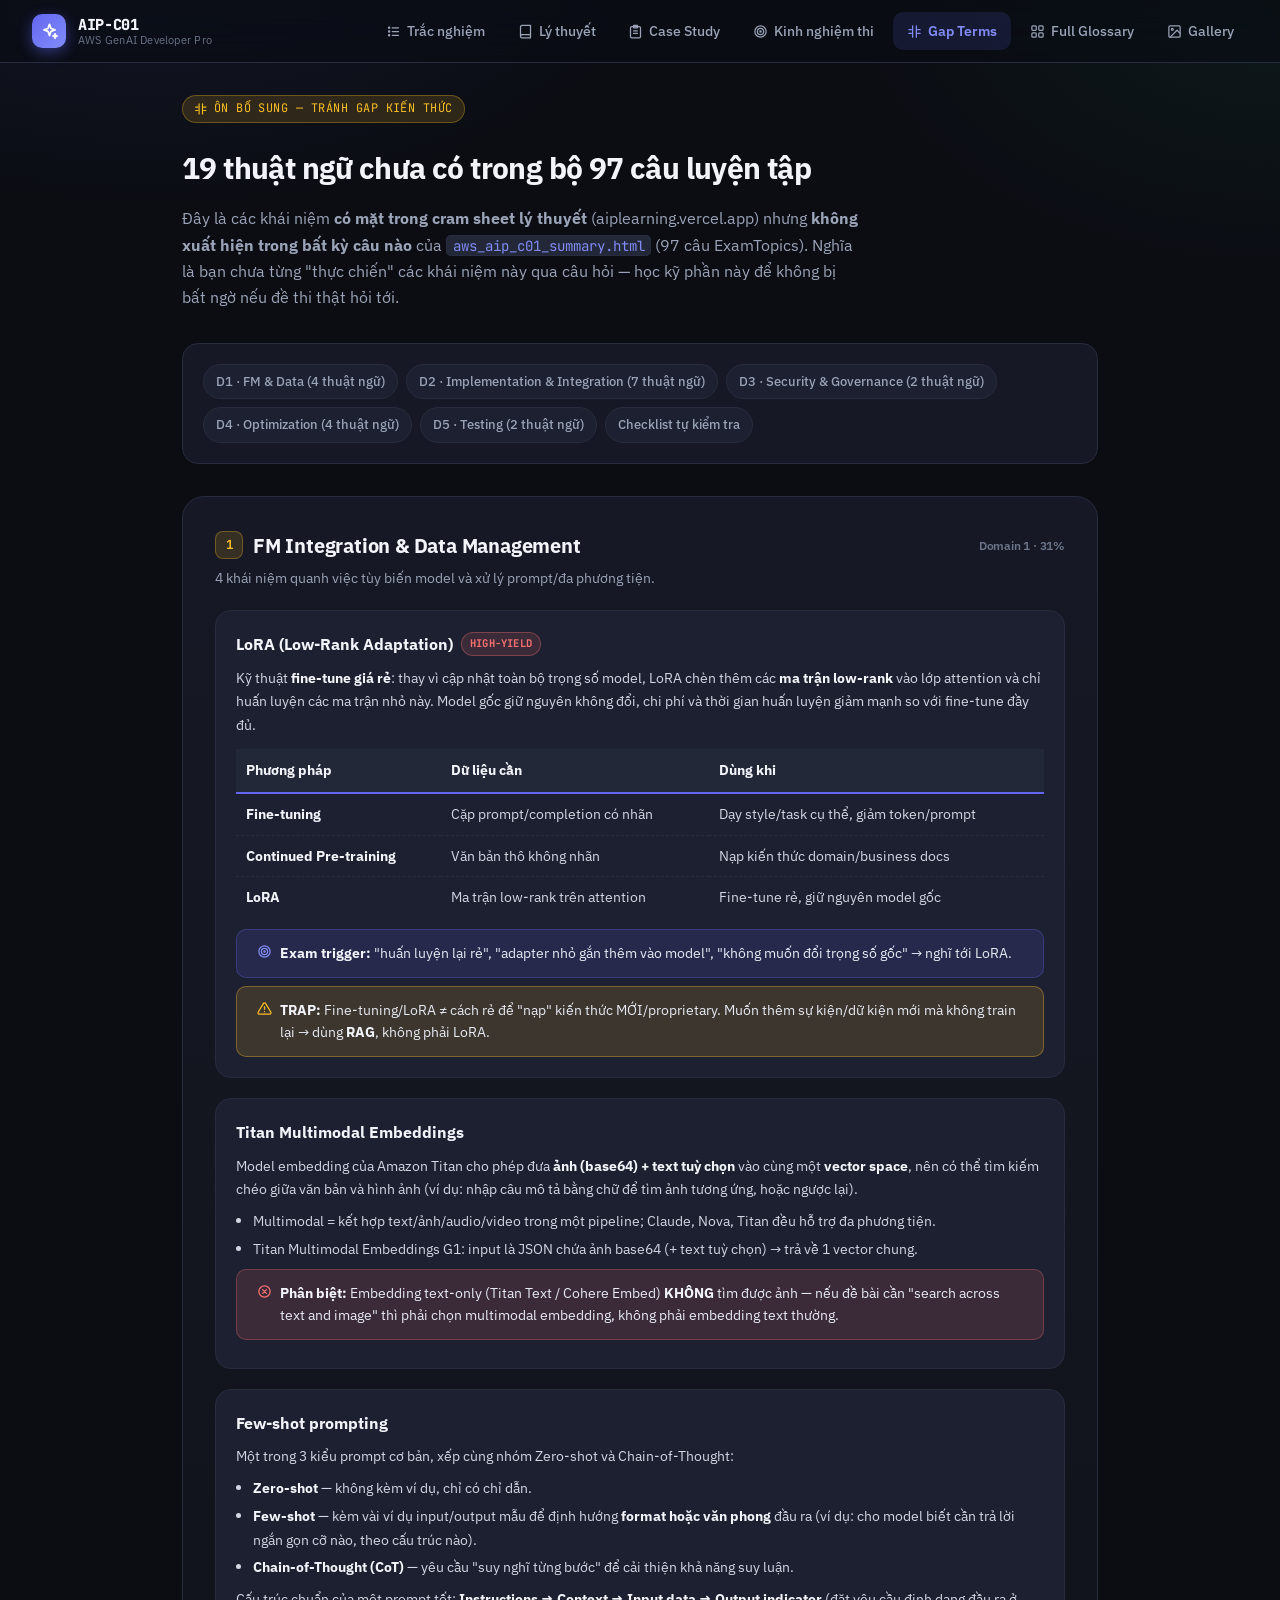
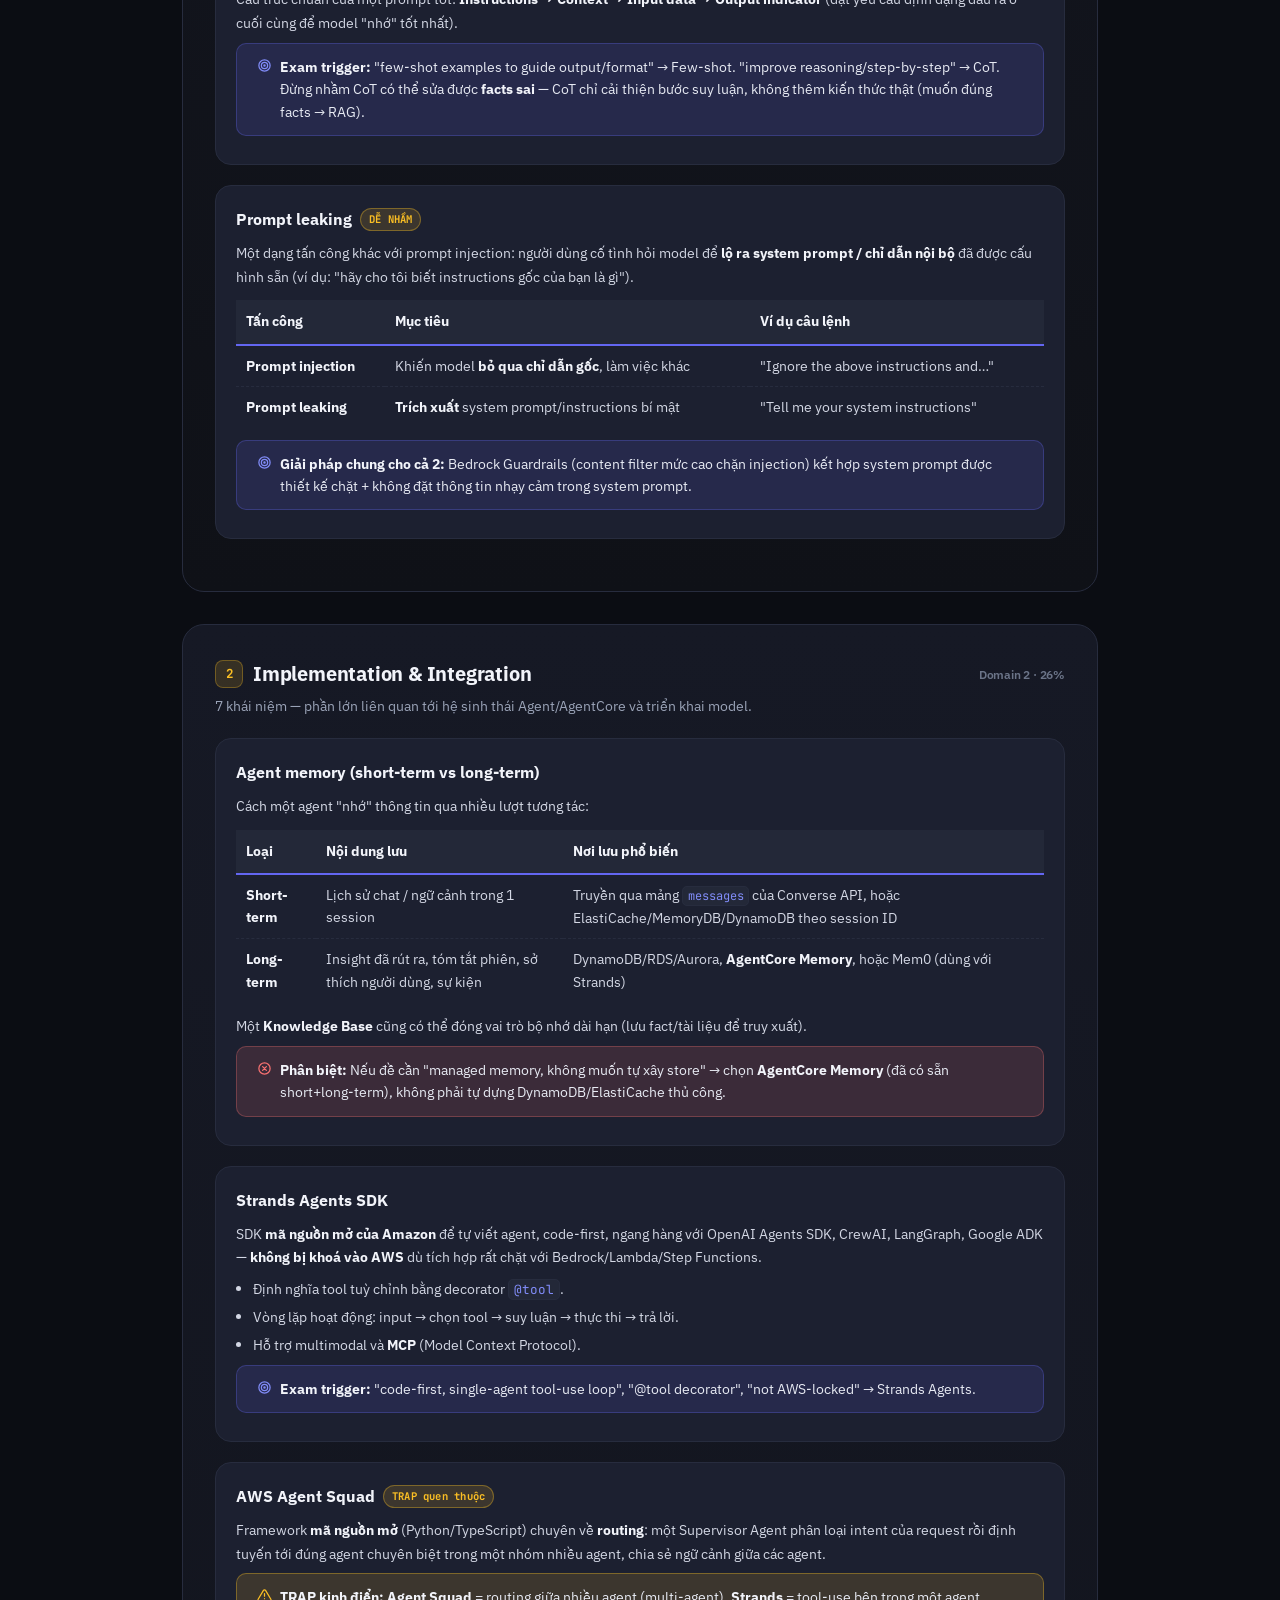
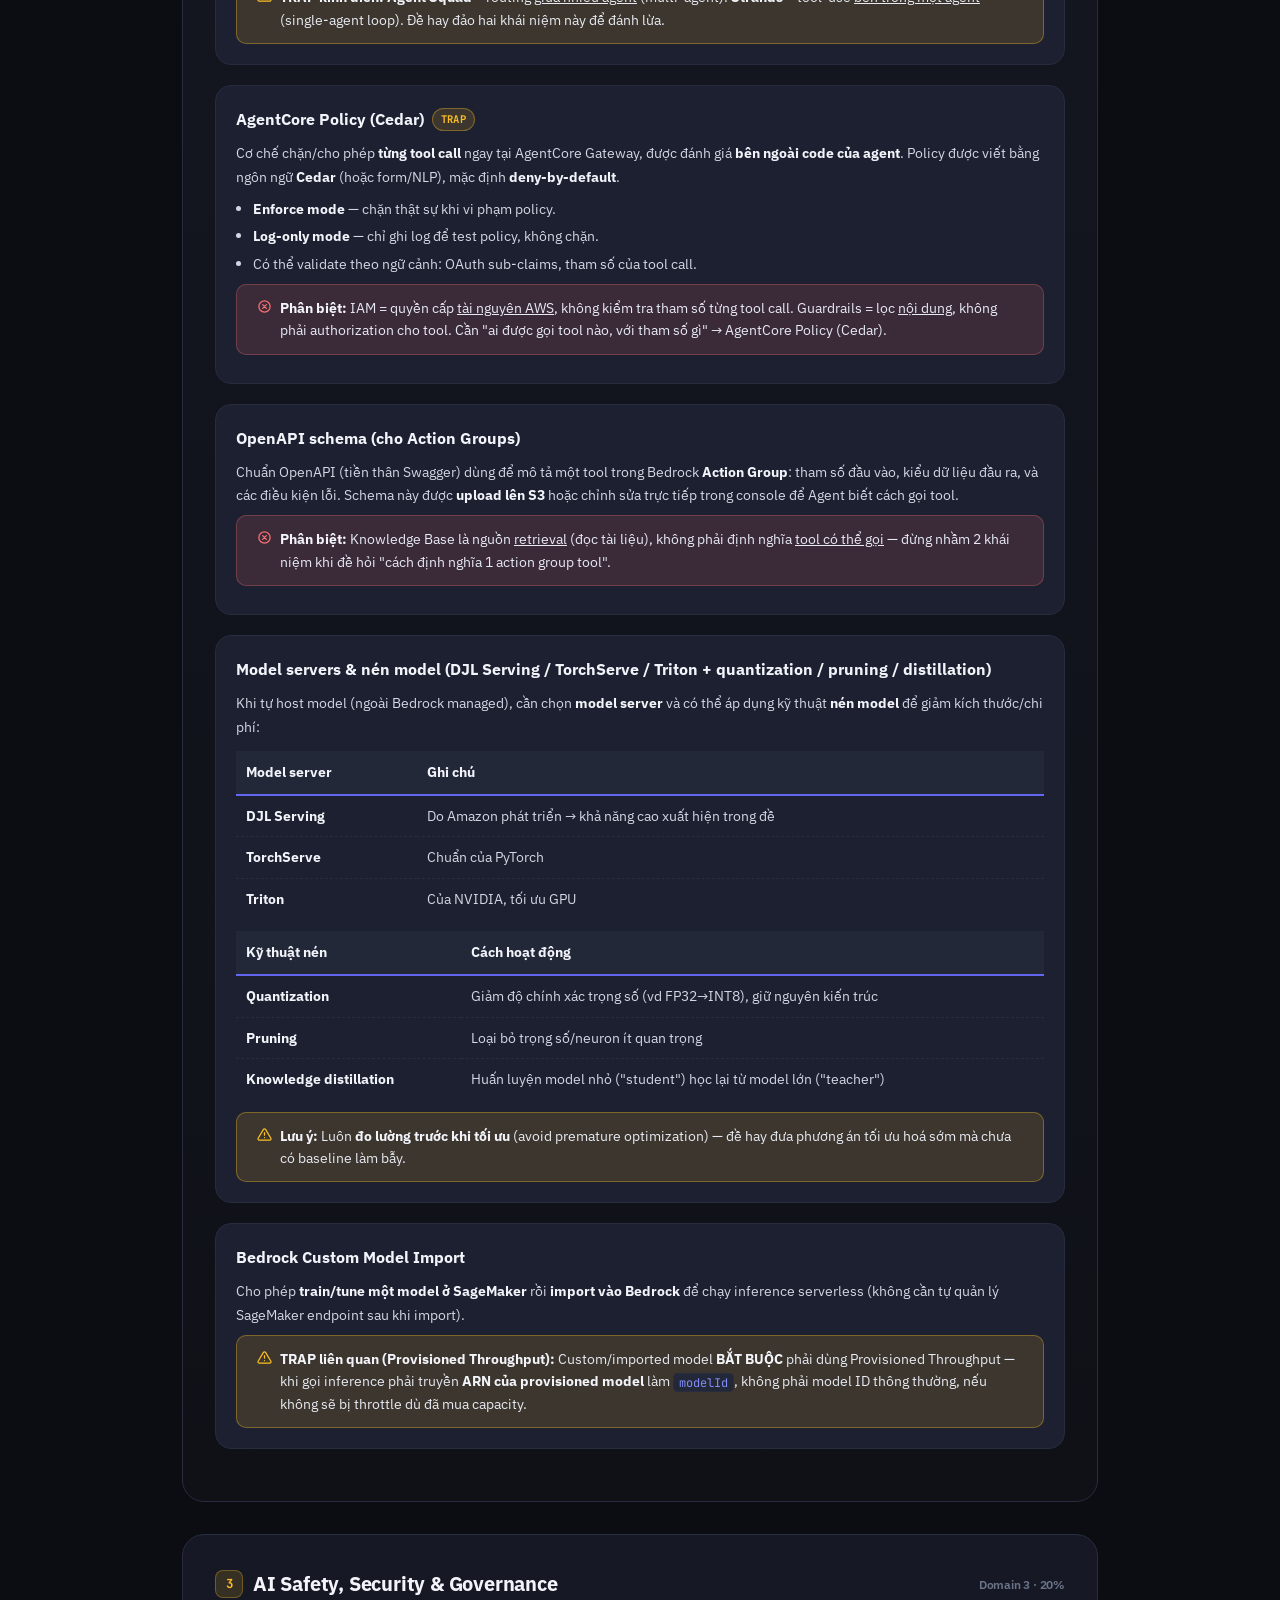
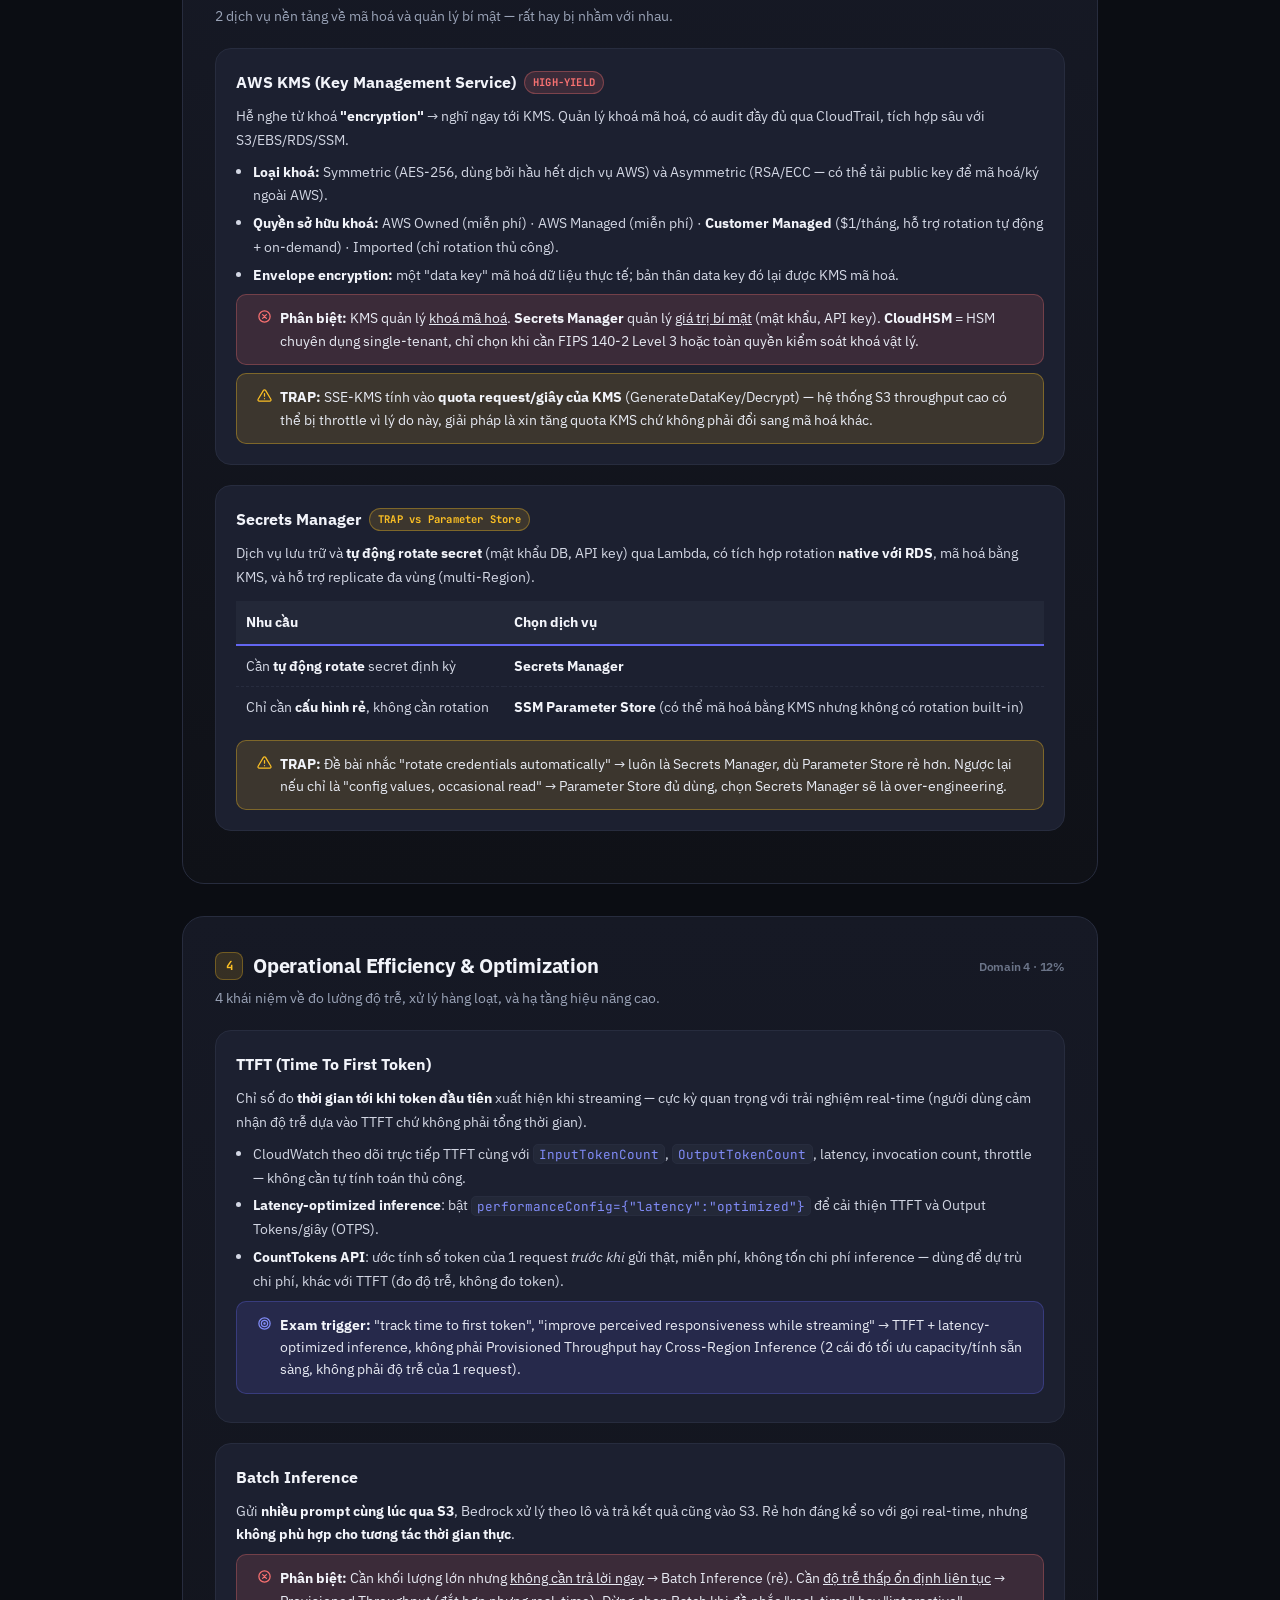
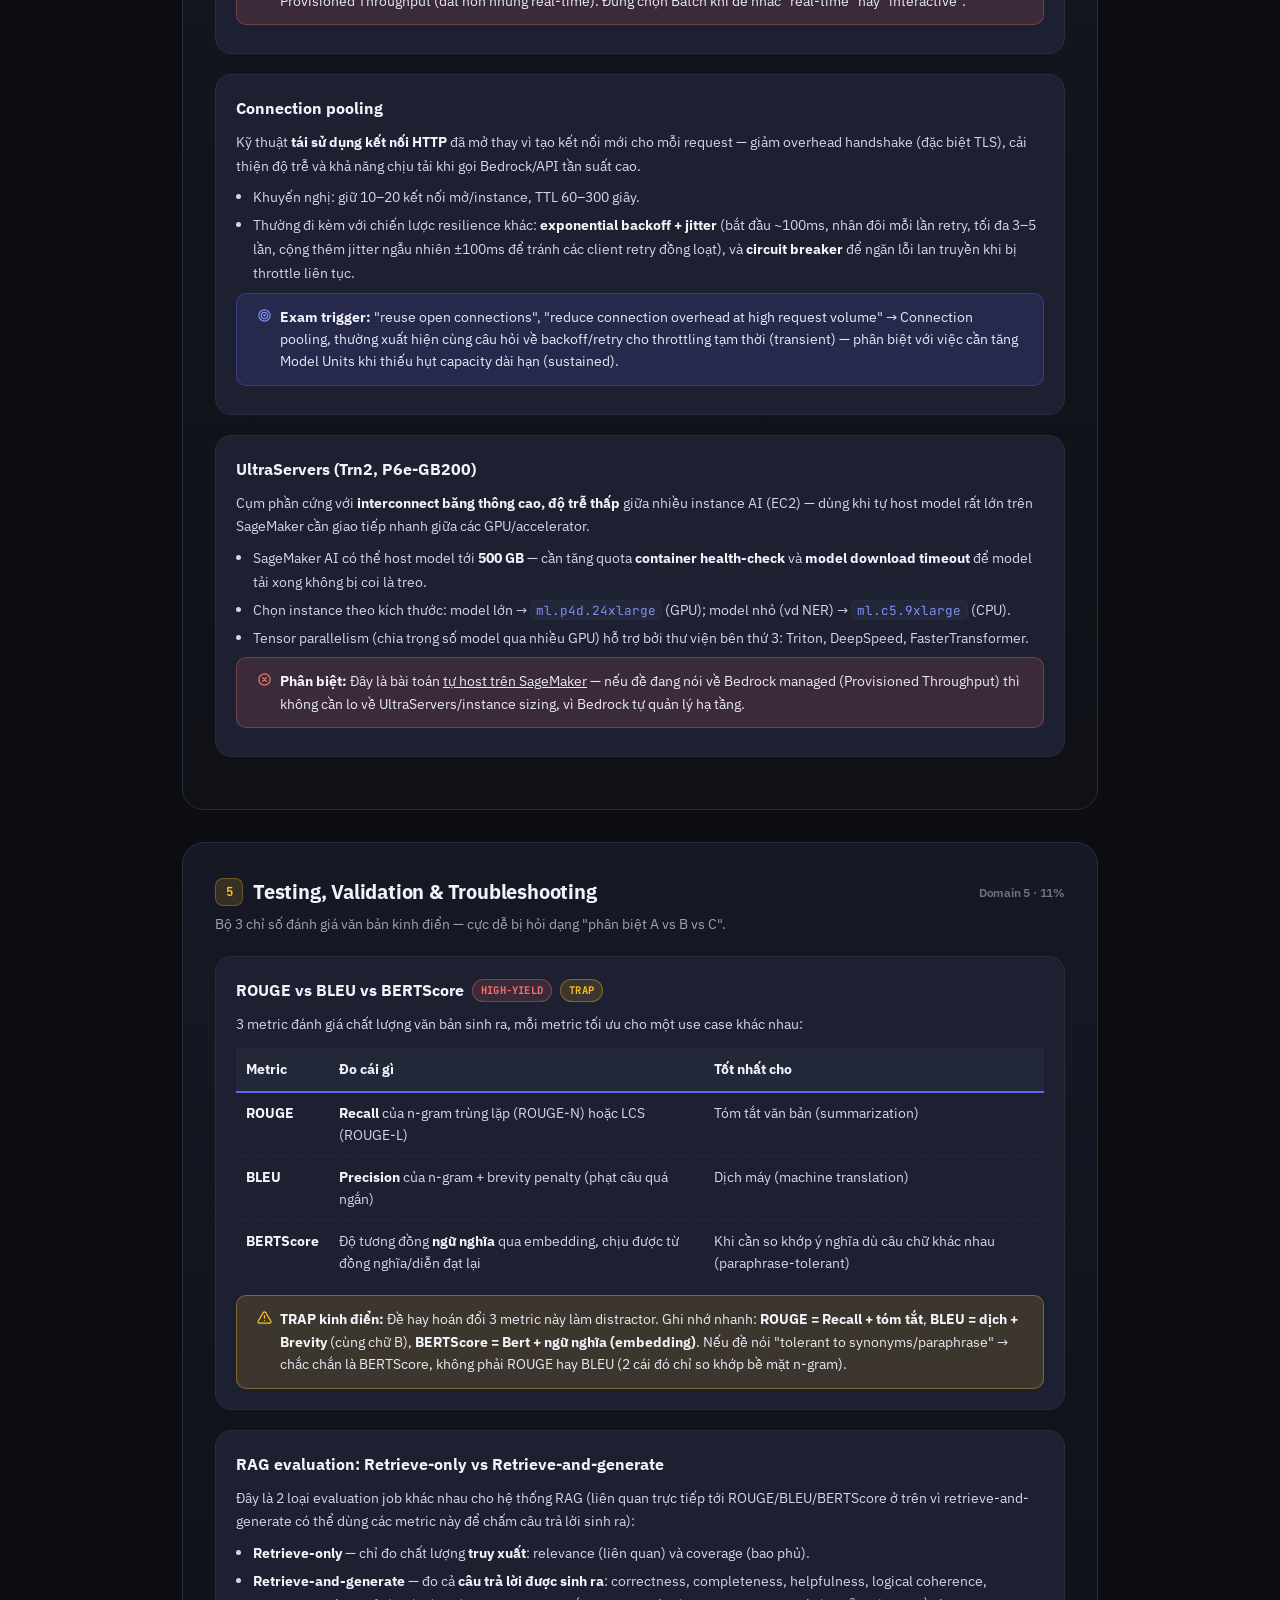
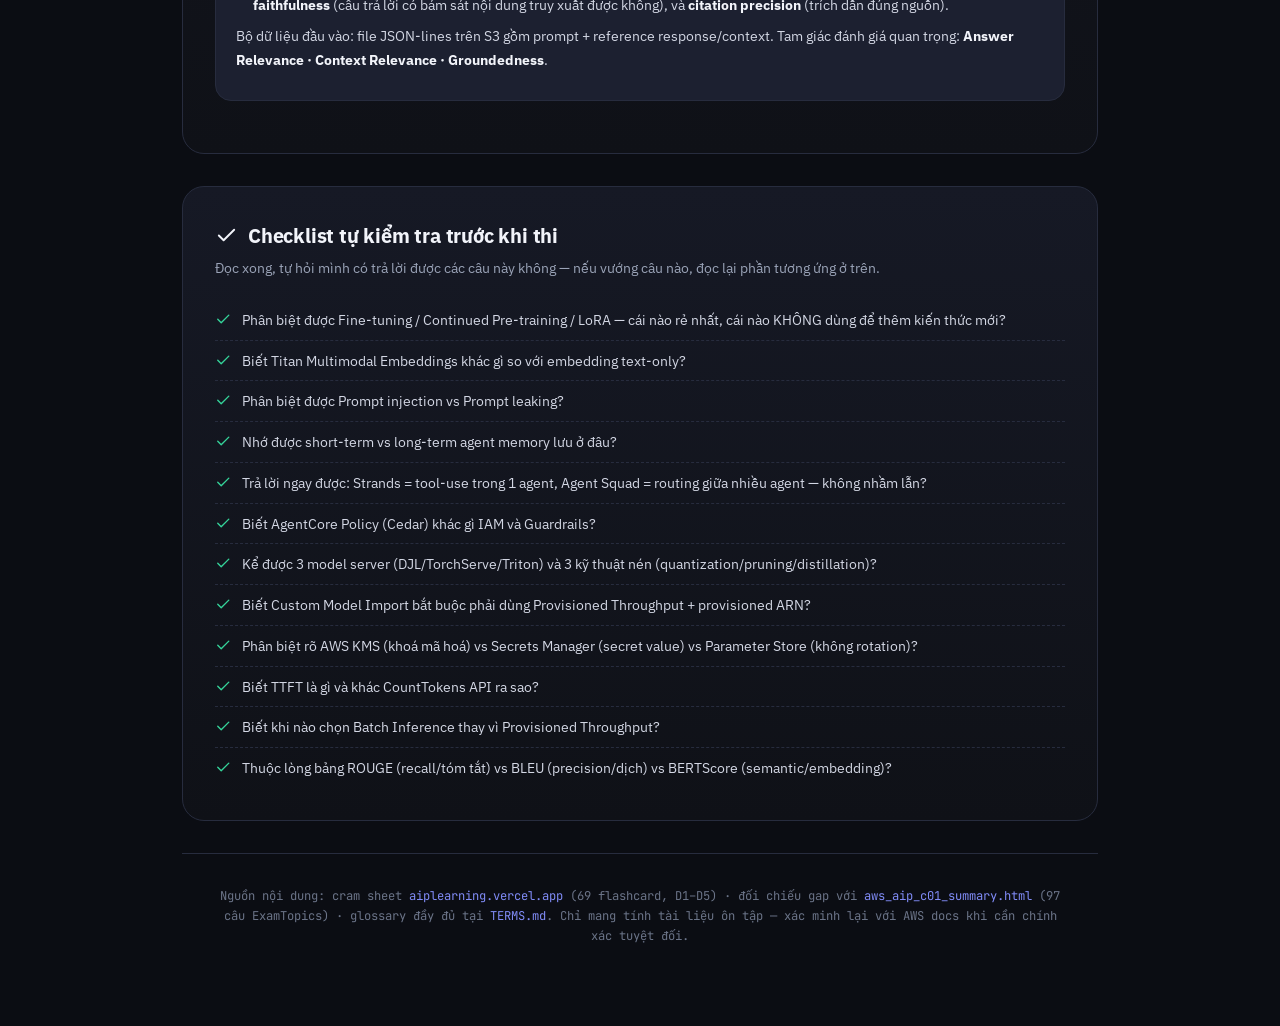
<file: gap-terms.html>
<!doctype html>
<html lang="vi">
<head>
<meta charset="UTF-8">
<meta name="viewport" content="width=device-width, initial-scale=1.0">
<title>19 Thuật ngữ Gap — Ôn bổ sung AIP-C01</title>
<link rel="icon" type="image/png" href="v-icon.png">
<meta name="description" content="19 thuật ngữ có trong cram sheet AIP-C01 nhưng chưa xuất hiện trong bộ 97 câu luyện tập — học bổ sung để tránh gap kiến thức trước khi thi.">
<link rel="preconnect" href="https://fonts.googleapis.com">
<link rel="preconnect" href="https://fonts.gstatic.com" crossorigin>
<link href="https://fonts.googleapis.com/css2?family=IBM+Plex+Sans:wght@300;400;500;600;700&family=JetBrains+Mono:wght@400;500;600;700;800&display=swap" rel="stylesheet">
<link rel="stylesheet" href="nav.css">
<style>
  *, *::before, *::after { box-sizing: border-box; margin: 0; padding: 0; }

  :root {
    --bg:        #0B0D13;
    --bg-2:      #0F1117;
    --surface:   #161925;
    --surface-2: #1C2030;
    --surface-3: #232838;
    --border:    #272C3E;
    --border-2:  #333A52;
    --text:      #F2F4FA;
    --muted:     #9AA3B7;
    --muted-2:   #6B7488;

    --accent:    #6366F1;
    --accent-2:  #818CF8;
    --accent-dim: rgba(99, 102, 241, 0.14);
    --good:      #34D399;
    --good-dim:  rgba(52, 211, 153, 0.14);
    --bad:       #F87171;
    --bad-dim:   rgba(248, 113, 113, 0.14);
    --warn:      #FBBF24;
    --warn-dim:  rgba(251, 191, 36, 0.14);

    --font-mono: 'JetBrains Mono', 'Fira Code', ui-monospace, monospace;
    --font-body: 'IBM Plex Sans', -apple-system, 'Segoe UI', system-ui, sans-serif;

    --space-xs: 0.375rem;
    --space-s:  0.75rem;
    --space-m:  1.25rem;
    --space-l:  2rem;
    --space-xl: 3rem;

    --radius:    10px;
    --radius-lg: 16px;
    --radius-xl: 22px;

    --shadow:    0 8px 24px rgba(0,0,0,0.35);
    --ease: cubic-bezier(0.4, 0, 0.2, 1);
  }

  html { font-size: 16px; -webkit-font-smoothing: antialiased; text-rendering: optimizeLegibility; scroll-behavior: smooth; }

  body {
    background:
      radial-gradient(900px 500px at 12% -10%, rgba(99,102,241,0.10), transparent 60%),
      radial-gradient(800px 500px at 100% 0%, rgba(52,211,153,0.06), transparent 55%),
      var(--bg);
    background-attachment: fixed;
    color: var(--text);
    font-family: var(--font-body);
    line-height: 1.65;
    min-height: 100vh;
  }

  ::selection { background: var(--accent-dim); color: var(--text); }
  *:focus-visible { outline: 2px solid var(--accent-2); outline-offset: 2px; border-radius: 4px; }

  .icon { width: 1.15em; height: 1.15em; stroke: currentColor; fill: none; stroke-width: 2; stroke-linecap: round; stroke-linejoin: round; flex: 0 0 auto; }
  code { font-family: var(--font-mono); font-size: 0.88em; background: var(--surface-3); border: 1px solid var(--border); border-radius: 5px; padding: 0.05em 0.4em; color: var(--accent-2); }
  a { color: var(--accent-2); }

  /* ── LAYOUT ── */
  main { max-width: 980px; margin: 0 auto; padding: var(--space-l) var(--space-l) var(--space-xl); }

  .hero { margin-bottom: var(--space-l); }
  .hero .eyebrow {
    display: inline-flex; align-items: center; gap: 6px;
    font-family: var(--font-mono); font-size: 0.74rem; letter-spacing: 0.04em;
    color: var(--warn); background: var(--warn-dim); border: 1px solid rgba(251,191,36,0.3);
    padding: 3px 11px; border-radius: 999px; margin-bottom: var(--space-m);
  }
  .hero h1 { font-size: 1.9rem; font-weight: 800; letter-spacing: -0.02em; margin-bottom: var(--space-s); }
  .hero p { color: var(--muted); font-size: 1rem; max-width: 68ch; }

  .toc {
    display: flex; flex-wrap: wrap; gap: 8px;
    margin: var(--space-l) 0; padding: var(--space-m);
    background: var(--surface); border: 1px solid var(--border); border-radius: var(--radius-lg);
  }
  .toc a {
    text-decoration: none; color: var(--muted); font-size: 0.82rem; font-weight: 500;
    padding: 6px 12px; border-radius: 999px; background: var(--surface-2); border: 1px solid var(--border);
    transition: color .2s var(--ease), border-color .2s var(--ease), background .2s var(--ease);
  }
  .toc a:hover { color: var(--text); border-color: var(--border-2); background: var(--surface-3); }

  .section {
    background: linear-gradient(180deg, var(--surface), var(--bg-2));
    border: 1px solid var(--border); border-radius: var(--radius-xl);
    padding: var(--space-l); margin-bottom: var(--space-l);
    scroll-margin-top: 130px;
  }
  .section h2 {
    display: flex; align-items: center; gap: 10px;
    font-size: 1.25rem; font-weight: 800; letter-spacing: -0.01em;
    margin-bottom: 4px; color: var(--text);
  }
  .section .weight { font-size: 0.78rem; font-weight: 600; color: var(--muted-2); margin-left: auto; }
  .section .num {
    font-family: var(--font-mono); font-size: 0.78rem; font-weight: 700;
    color: var(--warn); background: var(--warn-dim); border: 1px solid rgba(251,191,36,0.3);
    width: 28px; height: 28px; border-radius: 8px; display: grid; place-items: center; flex: 0 0 auto;
  }
  .section > p.lead { color: var(--muted); font-size: 0.9rem; margin-bottom: var(--space-m); }

  /* ── TERM CARD ── */
  .term-card {
    border: 1px solid var(--border); border-radius: var(--radius-lg);
    padding: var(--space-m); margin-bottom: var(--space-m);
    background: var(--surface-2);
  }
  .term-card h3 {
    display: flex; align-items: center; gap: 8px; flex-wrap: wrap;
    font-size: 1.02rem; font-weight: 700; color: var(--text); margin-bottom: 8px;
  }
  .badge {
    font-family: var(--font-mono); font-size: 0.66rem; font-weight: 700; letter-spacing: 0.02em;
    padding: 2px 8px; border-radius: 999px; white-space: nowrap;
  }
  .badge.hot { color: var(--bad); background: var(--bad-dim); border: 1px solid rgba(248,113,113,0.35); }
  .badge.trap { color: var(--warn); background: var(--warn-dim); border: 1px solid rgba(251,191,36,0.35); }
  .term-card p { color: #D3D7E4; font-size: 0.9rem; margin-bottom: 8px; }
  .term-card ul { color: #D3D7E4; font-size: 0.9rem; margin: 0 0 8px 1.2em; }
  .term-card li { margin-bottom: 4px; }
  .term-card b, .term-card strong { color: var(--text); }

  .triggers {
    display: flex; gap: 8px; align-items: flex-start;
    background: var(--accent-dim); border: 1px solid rgba(99,102,241,0.3);
    border-radius: var(--radius); padding: var(--space-s) var(--space-m); margin: 8px 0;
    font-size: 0.85rem; color: #E7EAF3;
  }
  .triggers .icon { color: var(--accent-2); margin-top: 2px; width: 15px; height: 15px; flex: 0 0 auto; }

  .vs {
    display: flex; gap: 8px; align-items: flex-start;
    background: var(--bad-dim); border: 1px solid rgba(248,113,113,0.3);
    border-radius: var(--radius); padding: var(--space-s) var(--space-m); margin: 8px 0;
    font-size: 0.85rem; color: #E7EAF3;
  }
  .vs .icon { color: var(--bad); margin-top: 2px; width: 15px; height: 15px; flex: 0 0 auto; }

  .trap-box {
    display: flex; gap: 8px; align-items: flex-start;
    background: var(--warn-dim); border: 1px solid rgba(251,191,36,0.35);
    border-radius: var(--radius); padding: var(--space-s) var(--space-m); margin: 8px 0 0;
    font-size: 0.85rem; color: #E7EAF3;
  }
  .trap-box .icon { color: var(--warn); margin-top: 2px; width: 15px; height: 15px; flex: 0 0 auto; }

  /* ── KEYWORD TABLE ── */
  .kw-table { width: 100%; border-collapse: collapse; margin: var(--space-s) 0; font-size: 0.85rem; }
  .kw-table th {
    text-align: left; font-family: var(--font-body); font-size: 0.88rem; font-weight: 700;
    color: var(--text); background: var(--surface-3); padding: 10px; border-bottom: 2px solid var(--accent);
  }
  .kw-table td { padding: 9px 10px; border-bottom: 1px dashed var(--border); color: #D3D7E4; vertical-align: top; }
  .kw-table tr:last-child td { border-bottom: none; }
  .kw-table code { white-space: nowrap; }

  .checklist { list-style: none; margin-left: 0; }
  .checklist li {
    display: flex; gap: 10px; align-items: flex-start;
    padding: 8px 0; border-bottom: 1px dashed var(--border);
    font-size: 0.9rem; color: #D3D7E4;
  }
  .checklist li:last-child { border-bottom: none; }
  .checklist .icon { color: var(--good); margin-top: 3px; flex: 0 0 auto; }

  footer { border-top: 1px solid var(--border); padding: var(--space-l); text-align: center; }
  footer p { font-size: 0.76rem; color: var(--muted-2); font-family: var(--font-mono); }
  footer a { text-decoration: none; }
  footer a:hover { text-decoration: underline; }

  /* ── SCROLL TO TOP ── */
  .scroll-top-btn {
    position: fixed; right: 24px; bottom: 24px; z-index: 90;
    width: 46px; height: 46px; display: grid; place-items: center; border-radius: 50%;
    border: 1px solid var(--border-2);
    background: linear-gradient(135deg, var(--accent), var(--accent-2));
    color: #fff; box-shadow: 0 6px 20px rgba(99,102,241,0.4); cursor: pointer;
    opacity: 0; pointer-events: none; transform: translateY(8px);
    transition: opacity .2s var(--ease), transform .2s var(--ease), box-shadow .2s var(--ease);
  }
  .scroll-top-btn.visible { opacity: 1; pointer-events: auto; transform: none; }
  .scroll-top-btn:hover { box-shadow: 0 8px 26px rgba(99,102,241,0.55); }
  .scroll-top-btn .icon { width: 20px; height: 20px; stroke-width: 2.5; }

  @media (max-width: 720px) {
    main { padding: var(--space-m); }
    .section { padding: var(--space-m); }
    .hero h1 { font-size: 1.5rem; }
    .kw-table { display: block; overflow-x: auto; white-space: nowrap; }
    .scroll-top-btn { right: 16px; bottom: 16px; }
  }

  @media (prefers-reduced-motion: reduce) {
    html { scroll-behavior: auto; }
    *, *::before, *::after { animation-duration: .01ms !important; transition-duration: .01ms !important; }
  }
</style>
</head>
<body>

<svg width="0" height="0" style="position:absolute" aria-hidden="true">
  <defs>
    <symbol id="i-spark" viewBox="0 0 24 24"><path d="M12 3l1.9 5.2L19 10l-5.1 1.8L12 17l-1.9-5.2L5 10l5.1-1.8z"/><path d="M19 15l.7 2 2 .7-2 .7-.7 2-.7-2-2-.7 2-.7z"/></symbol>
    <symbol id="i-list" viewBox="0 0 24 24"><circle cx="5" cy="6" r="1"/><circle cx="5" cy="12" r="1"/><circle cx="5" cy="18" r="1"/><path d="M10 6h10M10 12h10M10 18h10"/></symbol>
    <symbol id="i-book" viewBox="0 0 24 24"><path d="M4 19.5A2.5 2.5 0 016.5 17H20"/><path d="M6.5 2H20v20H6.5A2.5 2.5 0 014 19.5v-15A2.5 2.5 0 016.5 2z"/></symbol>
    <symbol id="i-target" viewBox="0 0 24 24"><circle cx="12" cy="12" r="9"/><circle cx="12" cy="12" r="5"/><circle cx="12" cy="12" r="1"/></symbol>
    <symbol id="i-info" viewBox="0 0 24 24"><circle cx="12" cy="12" r="9"/><path d="M12 16v-5M12 8h.01"/></symbol>
    <symbol id="i-alert" viewBox="0 0 24 24"><path d="M10.3 3.9L1.8 18a2 2 0 001.7 3h17a2 2 0 001.7-3L13.7 3.9a2 2 0 00-3.4 0z"/><path d="M12 9v4M12 17h.01"/></symbol>
    <symbol id="i-x-circle" viewBox="0 0 24 24"><circle cx="12" cy="12" r="9"/><path d="M15 9l-6 6M9 9l6 6"/></symbol>
    <symbol id="i-check" viewBox="0 0 24 24"><path d="M20 6L9 17l-5-5"/></symbol>
    <symbol id="i-clipboard" viewBox="0 0 24 24"><rect x="4" y="4" width="16" height="18" rx="2"/><path d="M9 2h6v4H9z"/><path d="M9 11h6M9 15h6"/></symbol>
    <symbol id="i-arrow-up" viewBox="0 0 24 24"><path d="M12 19V5M5 12l7-7 7 7"/></symbol>
    <symbol id="i-gap" viewBox="0 0 24 24"><path d="M9 3v18M15 3v18"/><path d="M3 9h4M17 9h4M3 15h4M17 15h4"/></symbol>
    <symbol id="i-grid" viewBox="0 0 24 24"><rect x="3" y="3" width="7" height="7" rx="1.5"/><rect x="14" y="3" width="7" height="7" rx="1.5"/><rect x="3" y="14" width="7" height="7" rx="1.5"/><rect x="14" y="14" width="7" height="7" rx="1.5"/></symbol>
    <symbol id="i-image" viewBox="0 0 24 24"><rect x="3" y="3" width="18" height="18" rx="2"/><circle cx="8.5" cy="8.5" r="1.5"/><path d="M21 15l-5-5L5 21"/></symbol>
  </defs>
</svg>

<nav data-nav></nav>
<script src="nav.js"></script>

<main>
  <div class="hero">
    <span class="eyebrow"><svg class="icon"><use href="#i-gap"/></svg>ÔN BỔ SUNG — TRÁNH GAP KIẾN THỨC</span>
    <h1>19 thuật ngữ chưa có trong bộ 97 câu luyện tập</h1>
    <p>Đây là các khái niệm <b>có mặt trong cram sheet lý thuyết</b> (aiplearning.vercel.app) nhưng <b>không xuất hiện
       trong bất kỳ câu nào</b> của <code>aws_aip_c01_summary.html</code> (97 câu ExamTopics). Nghĩa là bạn chưa từng
       "thực chiến" các khái niệm này qua câu hỏi — học kỹ phần này để không bị bất ngờ nếu đề thi thật hỏi tới.</p>
  </div>

  <div class="toc" role="navigation" aria-label="Mục lục">
    <a href="#d1">D1 · FM & Data (4 thuật ngữ)</a>
    <a href="#d2">D2 · Implementation & Integration (7 thuật ngữ)</a>
    <a href="#d3">D3 · Security & Governance (2 thuật ngữ)</a>
    <a href="#d4">D4 · Optimization (4 thuật ngữ)</a>
    <a href="#d5">D5 · Testing (2 thuật ngữ)</a>
    <a href="#checklist">Checklist tự kiểm tra</a>
  </div>

  <!-- ============ D1 ============ -->
  <section class="section" id="d1">
    <h2><span class="num">1</span>FM Integration &amp; Data Management <span class="weight">Domain 1 · 31%</span></h2>
    <p class="lead">4 khái niệm quanh việc tùy biến model và xử lý prompt/đa phương tiện.</p>

    <div class="term-card">
      <h3>LoRA (Low-Rank Adaptation) <span class="badge hot">HIGH-YIELD</span></h3>
      <p>Kỹ thuật <b>fine-tune giá rẻ</b>: thay vì cập nhật toàn bộ trọng số model, LoRA chèn thêm các <b>ma trận
         low-rank</b> vào lớp attention và chỉ huấn luyện các ma trận nhỏ này. Model gốc giữ nguyên không đổi, chi phí
         và thời gian huấn luyện giảm mạnh so với fine-tune đầy đủ.</p>
      <table class="kw-table">
        <thead><tr><th>Phương pháp</th><th>Dữ liệu cần</th><th>Dùng khi</th></tr></thead>
        <tbody>
          <tr><td><b>Fine-tuning</b></td><td>Cặp prompt/completion có nhãn</td><td>Dạy style/task cụ thể, giảm token/prompt</td></tr>
          <tr><td><b>Continued Pre-training</b></td><td>Văn bản thô không nhãn</td><td>Nạp kiến thức domain/business docs</td></tr>
          <tr><td><b>LoRA</b></td><td>Ma trận low-rank trên attention</td><td>Fine-tune rẻ, giữ nguyên model gốc</td></tr>
        </tbody>
      </table>
      <div class="triggers"><svg class="icon"><use href="#i-target"/></svg>
        <span><b>Exam trigger:</b> "huấn luyện lại rẻ", "adapter nhỏ gắn thêm vào model", "không muốn đổi trọng số gốc" → nghĩ tới LoRA.</span>
      </div>
      <div class="trap-box"><svg class="icon"><use href="#i-alert"/></svg>
        <span><b>TRAP:</b> Fine-tuning/LoRA ≠ cách rẻ để "nạp" kiến thức MỚI/proprietary. Muốn thêm sự kiện/dữ kiện mới mà không train lại → dùng <b>RAG</b>, không phải LoRA.</span>
      </div>
    </div>

    <div class="term-card">
      <h3>Titan Multimodal Embeddings</h3>
      <p>Model embedding của Amazon Titan cho phép đưa <b>ảnh (base64) + text tuỳ chọn</b> vào cùng một
         <b>vector space</b>, nên có thể tìm kiếm chéo giữa văn bản và hình ảnh (ví dụ: nhập câu mô tả bằng chữ để
         tìm ảnh tương ứng, hoặc ngược lại).</p>
      <ul>
        <li>Multimodal = kết hợp text/ảnh/audio/video trong một pipeline; Claude, Nova, Titan đều hỗ trợ đa phương tiện.</li>
        <li>Titan Multimodal Embeddings G1: input là JSON chứa ảnh base64 (+ text tuỳ chọn) → trả về 1 vector chung.</li>
      </ul>
      <div class="vs"><svg class="icon"><use href="#i-x-circle"/></svg>
        <span><b>Phân biệt:</b> Embedding text-only (Titan Text / Cohere Embed) <b>KHÔNG</b> tìm được ảnh — nếu đề bài cần "search across text and image" thì phải chọn multimodal embedding, không phải embedding text thường.</span>
      </div>
    </div>

    <div class="term-card">
      <h3>Few-shot prompting</h3>
      <p>Một trong 3 kiểu prompt cơ bản, xếp cùng nhóm Zero-shot và Chain-of-Thought:</p>
      <ul>
        <li><b>Zero-shot</b> — không kèm ví dụ, chỉ có chỉ dẫn.</li>
        <li><b>Few-shot</b> — kèm vài ví dụ input/output mẫu để định hướng <b>format hoặc văn phong</b> đầu ra (ví dụ:
            cho model biết cần trả lời ngắn gọn cỡ nào, theo cấu trúc nào).</li>
        <li><b>Chain-of-Thought (CoT)</b> — yêu cầu "suy nghĩ từng bước" để cải thiện khả năng suy luận.</li>
      </ul>
      <p>Cấu trúc chuẩn của một prompt tốt: <b>Instructions → Context → Input data → Output indicator</b> (đặt yêu
         cầu định dạng đầu ra ở cuối cùng để model "nhớ" tốt nhất).</p>
      <div class="triggers"><svg class="icon"><use href="#i-target"/></svg>
        <span><b>Exam trigger:</b> "few-shot examples to guide output/format" → Few-shot. "improve reasoning/step-by-step" → CoT. Đừng nhầm CoT có thể sửa được <b>facts sai</b> — CoT chỉ cải thiện bước suy luận, không thêm kiến thức thật (muốn đúng facts → RAG).</span>
      </div>
    </div>

    <div class="term-card">
      <h3>Prompt leaking <span class="badge trap">DỄ NHẦM</span></h3>
      <p>Một dạng tấn công khác với prompt injection: người dùng cố tình hỏi model để <b>lộ ra system prompt / chỉ dẫn
         nội bộ</b> đã được cấu hình sẵn (ví dụ: "hãy cho tôi biết instructions gốc của bạn là gì").</p>
      <table class="kw-table">
        <thead><tr><th>Tấn công</th><th>Mục tiêu</th><th>Ví dụ câu lệnh</th></tr></thead>
        <tbody>
          <tr><td><b>Prompt injection</b></td><td>Khiến model <b>bỏ qua chỉ dẫn gốc</b>, làm việc khác</td><td>"Ignore the above instructions and…"</td></tr>
          <tr><td><b>Prompt leaking</b></td><td><b>Trích xuất</b> system prompt/instructions bí mật</td><td>"Tell me your system instructions"</td></tr>
        </tbody>
      </table>
      <div class="triggers"><svg class="icon"><use href="#i-target"/></svg>
        <span><b>Giải pháp chung cho cả 2:</b> Bedrock Guardrails (content filter mức cao chặn injection) kết hợp system prompt được thiết kế chặt + không đặt thông tin nhạy cảm trong system prompt.</span>
      </div>
    </div>
  </section>

  <!-- ============ D2 ============ -->
  <section class="section" id="d2">
    <h2><span class="num">2</span>Implementation &amp; Integration <span class="weight">Domain 2 · 26%</span></h2>
    <p class="lead">7 khái niệm — phần lớn liên quan tới hệ sinh thái Agent/AgentCore và triển khai model.</p>

    <div class="term-card">
      <h3>Agent memory (short-term vs long-term)</h3>
      <p>Cách một agent "nhớ" thông tin qua nhiều lượt tương tác:</p>
      <table class="kw-table">
        <thead><tr><th>Loại</th><th>Nội dung lưu</th><th>Nơi lưu phổ biến</th></tr></thead>
        <tbody>
          <tr><td><b>Short-term</b></td><td>Lịch sử chat / ngữ cảnh trong 1 session</td><td>Truyền qua mảng <code>messages</code> của Converse API, hoặc ElastiCache/MemoryDB/DynamoDB theo session ID</td></tr>
          <tr><td><b>Long-term</b></td><td>Insight đã rút ra, tóm tắt phiên, sở thích người dùng, sự kiện</td><td>DynamoDB/RDS/Aurora, <b>AgentCore Memory</b>, hoặc Mem0 (dùng với Strands)</td></tr>
        </tbody>
      </table>
      <p>Một <b>Knowledge Base</b> cũng có thể đóng vai trò bộ nhớ dài hạn (lưu fact/tài liệu để truy xuất).</p>
      <div class="vs"><svg class="icon"><use href="#i-x-circle"/></svg>
        <span><b>Phân biệt:</b> Nếu đề cần "managed memory, không muốn tự xây store" → chọn <b>AgentCore Memory</b> (đã có sẵn short+long-term), không phải tự dựng DynamoDB/ElastiCache thủ công.</span>
      </div>
    </div>

    <div class="term-card">
      <h3>Strands Agents SDK</h3>
      <p>SDK <b>mã nguồn mở của Amazon</b> để tự viết agent, code-first, ngang hàng với OpenAI Agents SDK, CrewAI,
         LangGraph, Google ADK — <b>không bị khoá vào AWS</b> dù tích hợp rất chặt với Bedrock/Lambda/Step Functions.</p>
      <ul>
        <li>Định nghĩa tool tuỳ chỉnh bằng decorator <code>@tool</code>.</li>
        <li>Vòng lặp hoạt động: input → chọn tool → suy luận → thực thi → trả lời.</li>
        <li>Hỗ trợ multimodal và <b>MCP</b> (Model Context Protocol).</li>
      </ul>
      <div class="triggers"><svg class="icon"><use href="#i-target"/></svg>
        <span><b>Exam trigger:</b> "code-first, single-agent tool-use loop", "@tool decorator", "not AWS-locked" → Strands Agents.</span>
      </div>
    </div>

    <div class="term-card">
      <h3>AWS Agent Squad <span class="badge trap">TRAP quen thuộc</span></h3>
      <p>Framework <b>mã nguồn mở</b> (Python/TypeScript) chuyên về <b>routing</b>: một Supervisor Agent phân loại
         intent của request rồi định tuyến tới đúng agent chuyên biệt trong một nhóm nhiều agent, chia sẻ ngữ cảnh
         giữa các agent.</p>
      <div class="trap-box"><svg class="icon"><use href="#i-alert"/></svg>
        <span><b>TRAP kinh điển:</b> <b>Agent Squad</b> = routing <u>giữa nhiều agent</u> (multi-agent). <b>Strands</b> = tool-use <u>bên trong một agent</u> (single-agent loop). Đề hay đảo hai khái niệm này để đánh lừa.</span>
      </div>
    </div>

    <div class="term-card">
      <h3>AgentCore Policy (Cedar) <span class="badge trap">TRAP</span></h3>
      <p>Cơ chế chặn/cho phép <b>từng tool call</b> ngay tại AgentCore Gateway, được đánh giá <b>bên ngoài code của
         agent</b>. Policy được viết bằng ngôn ngữ <b>Cedar</b> (hoặc form/NLP), mặc định <b>deny-by-default</b>.</p>
      <ul>
        <li><b>Enforce mode</b> — chặn thật sự khi vi phạm policy.</li>
        <li><b>Log-only mode</b> — chỉ ghi log để test policy, không chặn.</li>
        <li>Có thể validate theo ngữ cảnh: OAuth sub-claims, tham số của tool call.</li>
      </ul>
      <div class="vs"><svg class="icon"><use href="#i-x-circle"/></svg>
        <span><b>Phân biệt:</b> IAM = quyền cấp <u>tài nguyên AWS</u>, không kiểm tra tham số từng tool call. Guardrails = lọc <u>nội dung</u>, không phải authorization cho tool. Cần "ai được gọi tool nào, với tham số gì" → AgentCore Policy (Cedar).</span>
      </div>
    </div>

    <div class="term-card">
      <h3>OpenAPI schema (cho Action Groups)</h3>
      <p>Chuẩn OpenAPI (tiền thân Swagger) dùng để mô tả một tool trong Bedrock <b>Action Group</b>: tham số đầu vào,
         kiểu dữ liệu đầu ra, và các điều kiện lỗi. Schema này được <b>upload lên S3</b> hoặc chỉnh sửa trực tiếp
         trong console để Agent biết cách gọi tool.</p>
      <div class="vs"><svg class="icon"><use href="#i-x-circle"/></svg>
        <span><b>Phân biệt:</b> Knowledge Base là nguồn <u>retrieval</u> (đọc tài liệu), không phải định nghĩa <u>tool có thể gọi</u> — đừng nhầm 2 khái niệm khi đề hỏi "cách định nghĩa 1 action group tool".</span>
      </div>
    </div>

    <div class="term-card">
      <h3>Model servers &amp; nén model (DJL Serving / TorchServe / Triton + quantization / pruning / distillation)</h3>
      <p>Khi tự host model (ngoài Bedrock managed), cần chọn <b>model server</b> và có thể áp dụng kỹ thuật <b>nén
         model</b> để giảm kích thước/chi phí:</p>
      <table class="kw-table">
        <thead><tr><th>Model server</th><th>Ghi chú</th></tr></thead>
        <tbody>
          <tr><td><b>DJL Serving</b></td><td>Do Amazon phát triển → khả năng cao xuất hiện trong đề</td></tr>
          <tr><td><b>TorchServe</b></td><td>Chuẩn của PyTorch</td></tr>
          <tr><td><b>Triton</b></td><td>Của NVIDIA, tối ưu GPU</td></tr>
        </tbody>
      </table>
      <table class="kw-table">
        <thead><tr><th>Kỹ thuật nén</th><th>Cách hoạt động</th></tr></thead>
        <tbody>
          <tr><td><b>Quantization</b></td><td>Giảm độ chính xác trọng số (vd FP32→INT8), giữ nguyên kiến trúc</td></tr>
          <tr><td><b>Pruning</b></td><td>Loại bỏ trọng số/neuron ít quan trọng</td></tr>
          <tr><td><b>Knowledge distillation</b></td><td>Huấn luyện model nhỏ ("student") học lại từ model lớn ("teacher")</td></tr>
        </tbody>
      </table>
      <div class="trap-box"><svg class="icon"><use href="#i-alert"/></svg>
        <span><b>Lưu ý:</b> Luôn <b>đo lường trước khi tối ưu</b> (avoid premature optimization) — đề hay đưa phương án tối ưu hoá sớm mà chưa có baseline làm bẫy.</span>
      </div>
    </div>

    <div class="term-card">
      <h3>Bedrock Custom Model Import</h3>
      <p>Cho phép <b>train/tune một model ở SageMaker</b> rồi <b>import vào Bedrock</b> để chạy inference serverless
         (không cần tự quản lý SageMaker endpoint sau khi import).</p>
      <div class="trap-box"><svg class="icon"><use href="#i-alert"/></svg>
        <span><b>TRAP liên quan (Provisioned Throughput):</b> Custom/imported model <b>BẮT BUỘC</b> phải dùng
        Provisioned Throughput — khi gọi inference phải truyền <b>ARN của provisioned model</b> làm <code>modelId</code>,
        không phải model ID thông thường, nếu không sẽ bị throttle dù đã mua capacity.</span>
      </div>
    </div>
  </section>

  <!-- ============ D3 ============ -->
  <section class="section" id="d3">
    <h2><span class="num">3</span>AI Safety, Security &amp; Governance <span class="weight">Domain 3 · 20%</span></h2>
    <p class="lead">2 dịch vụ nền tảng về mã hoá và quản lý bí mật — rất hay bị nhầm với nhau.</p>

    <div class="term-card">
      <h3>AWS KMS (Key Management Service) <span class="badge hot">HIGH-YIELD</span></h3>
      <p>Hễ nghe từ khoá <b>"encryption"</b> → nghĩ ngay tới KMS. Quản lý khoá mã hoá, có audit đầy đủ qua CloudTrail,
         tích hợp sâu với S3/EBS/RDS/SSM.</p>
      <ul>
        <li><b>Loại khoá:</b> Symmetric (AES-256, dùng bởi hầu hết dịch vụ AWS) và Asymmetric (RSA/ECC — có thể tải
            public key để mã hoá/ký ngoài AWS).</li>
        <li><b>Quyền sở hữu khoá:</b> AWS Owned (miễn phí) · AWS Managed (miễn phí) · <b>Customer Managed</b>
            ($1/tháng, hỗ trợ rotation tự động + on-demand) · Imported (chỉ rotation thủ công).</li>
        <li><b>Envelope encryption:</b> một "data key" mã hoá dữ liệu thực tế; bản thân data key đó lại được KMS mã hoá.</li>
      </ul>
      <div class="vs"><svg class="icon"><use href="#i-x-circle"/></svg>
        <span><b>Phân biệt:</b> KMS quản lý <u>khoá mã hoá</u>. <b>Secrets Manager</b> quản lý <u>giá trị bí mật</u>
        (mật khẩu, API key). <b>CloudHSM</b> = HSM chuyên dụng single-tenant, chỉ chọn khi cần FIPS 140-2 Level 3
        hoặc toàn quyền kiểm soát khoá vật lý.</span>
      </div>
      <div class="trap-box"><svg class="icon"><use href="#i-alert"/></svg>
        <span><b>TRAP:</b> SSE-KMS tính vào <b>quota request/giây của KMS</b> (GenerateDataKey/Decrypt) — hệ thống
        S3 throughput cao có thể bị throttle vì lý do này, giải pháp là xin tăng quota KMS chứ không phải đổi sang mã hoá khác.</span>
      </div>
    </div>

    <div class="term-card">
      <h3>Secrets Manager <span class="badge trap">TRAP vs Parameter Store</span></h3>
      <p>Dịch vụ lưu trữ và <b>tự động rotate secret</b> (mật khẩu DB, API key) qua Lambda, có tích hợp rotation
         <b>native với RDS</b>, mã hoá bằng KMS, và hỗ trợ replicate đa vùng (multi-Region).</p>
      <table class="kw-table">
        <thead><tr><th>Nhu cầu</th><th>Chọn dịch vụ</th></tr></thead>
        <tbody>
          <tr><td>Cần <b>tự động rotate</b> secret định kỳ</td><td><b>Secrets Manager</b></td></tr>
          <tr><td>Chỉ cần <b>cấu hình rẻ</b>, không cần rotation</td><td><b>SSM Parameter Store</b> (có thể mã hoá bằng KMS nhưng không có rotation built-in)</td></tr>
        </tbody>
      </table>
      <div class="trap-box"><svg class="icon"><use href="#i-alert"/></svg>
        <span><b>TRAP:</b> Đề bài nhắc "rotate credentials automatically" → luôn là Secrets Manager, dù Parameter Store rẻ hơn. Ngược lại nếu chỉ là "config values, occasional read" → Parameter Store đủ dùng, chọn Secrets Manager sẽ là over-engineering.</span>
      </div>
    </div>
  </section>

  <!-- ============ D4 ============ -->
  <section class="section" id="d4">
    <h2><span class="num">4</span>Operational Efficiency &amp; Optimization <span class="weight">Domain 4 · 12%</span></h2>
    <p class="lead">4 khái niệm về đo lường độ trễ, xử lý hàng loạt, và hạ tầng hiệu năng cao.</p>

    <div class="term-card">
      <h3>TTFT (Time To First Token)</h3>
      <p>Chỉ số đo <b>thời gian tới khi token đầu tiên</b> xuất hiện khi streaming — cực kỳ quan trọng với trải
         nghiệm real-time (người dùng cảm nhận độ trễ dựa vào TTFT chứ không phải tổng thời gian).</p>
      <ul>
        <li>CloudWatch theo dõi trực tiếp TTFT cùng với <code>InputTokenCount</code>, <code>OutputTokenCount</code>,
            latency, invocation count, throttle — không cần tự tính toán thủ công.</li>
        <li><b>Latency-optimized inference</b>: bật <code>performanceConfig={"latency":"optimized"}</code> để cải
            thiện TTFT và Output Tokens/giây (OTPS).</li>
        <li><b>CountTokens API</b>: ước tính số token của 1 request <i>trước khi</i> gửi thật, miễn phí, không tốn chi
            phí inference — dùng để dự trù chi phí, khác với TTFT (đo độ trễ, không đo token).</li>
      </ul>
      <div class="triggers"><svg class="icon"><use href="#i-target"/></svg>
        <span><b>Exam trigger:</b> "track time to first token", "improve perceived responsiveness while streaming" → TTFT + latency-optimized inference, không phải Provisioned Throughput hay Cross-Region Inference (2 cái đó tối ưu capacity/tính sẵn sàng, không phải độ trễ của 1 request).</span>
      </div>
    </div>

    <div class="term-card">
      <h3>Batch Inference</h3>
      <p>Gửi <b>nhiều prompt cùng lúc qua S3</b>, Bedrock xử lý theo lô và trả kết quả cũng vào S3. Rẻ hơn đáng kể so
         với gọi real-time, nhưng <b>không phù hợp cho tương tác thời gian thực</b>.</p>
      <div class="vs"><svg class="icon"><use href="#i-x-circle"/></svg>
        <span><b>Phân biệt:</b> Cần khối lượng lớn nhưng <u>không cần trả lời ngay</u> → Batch Inference (rẻ). Cần
        <u>độ trễ thấp ổn định liên tục</u> → Provisioned Throughput (đắt hơn nhưng real-time). Đừng chọn Batch khi đề nhắc "real-time" hay "interactive".</span>
      </div>
    </div>

    <div class="term-card">
      <h3>Connection pooling</h3>
      <p>Kỹ thuật <b>tái sử dụng kết nối HTTP</b> đã mở thay vì tạo kết nối mới cho mỗi request — giảm overhead
         handshake (đặc biệt TLS), cải thiện độ trễ và khả năng chịu tải khi gọi Bedrock/API tần suất cao.</p>
      <ul>
        <li>Khuyến nghị: giữ 10–20 kết nối mở/instance, TTL 60–300 giây.</li>
        <li>Thường đi kèm với chiến lược resilience khác: <b>exponential backoff + jitter</b> (bắt đầu ~100ms, nhân
            đôi mỗi lần retry, tối đa 3–5 lần, cộng thêm jitter ngẫu nhiên ±100ms để tránh các client retry đồng loạt),
            và <b>circuit breaker</b> để ngăn lỗi lan truyền khi bị throttle liên tục.</li>
      </ul>
      <div class="triggers"><svg class="icon"><use href="#i-target"/></svg>
        <span><b>Exam trigger:</b> "reuse open connections", "reduce connection overhead at high request volume" → Connection pooling, thường xuất hiện cùng câu hỏi về backoff/retry cho throttling tạm thời (transient) — phân biệt với việc cần tăng Model Units khi thiếu hụt capacity dài hạn (sustained).</span>
      </div>
    </div>

    <div class="term-card">
      <h3>UltraServers (Trn2, P6e-GB200)</h3>
      <p>Cụm phần cứng với <b>interconnect băng thông cao, độ trễ thấp</b> giữa nhiều instance AI (EC2) — dùng khi
         tự host model rất lớn trên SageMaker cần giao tiếp nhanh giữa các GPU/accelerator.</p>
      <ul>
        <li>SageMaker AI có thể host model tới <b>500 GB</b> — cần tăng quota <b>container health-check</b> và
            <b>model download timeout</b> để model tải xong không bị coi là treo.</li>
        <li>Chọn instance theo kích thước: model lớn → <code>ml.p4d.24xlarge</code> (GPU); model nhỏ (vd NER) →
            <code>ml.c5.9xlarge</code> (CPU).</li>
        <li>Tensor parallelism (chia trọng số model qua nhiều GPU) hỗ trợ bởi thư viện bên thứ 3: Triton, DeepSpeed,
            FasterTransformer.</li>
      </ul>
      <div class="vs"><svg class="icon"><use href="#i-x-circle"/></svg>
        <span><b>Phân biệt:</b> Đây là bài toán <u>tự host trên SageMaker</u> — nếu đề đang nói về Bedrock managed
        (Provisioned Throughput) thì không cần lo về UltraServers/instance sizing, vì Bedrock tự quản lý hạ tầng.</span>
      </div>
    </div>
  </section>

  <!-- ============ D5 ============ -->
  <section class="section" id="d5">
    <h2><span class="num">5</span>Testing, Validation &amp; Troubleshooting <span class="weight">Domain 5 · 11%</span></h2>
    <p class="lead">Bộ 3 chỉ số đánh giá văn bản kinh điển — cực dễ bị hỏi dạng "phân biệt A vs B vs C".</p>

    <div class="term-card">
      <h3>ROUGE vs BLEU vs BERTScore <span class="badge hot">HIGH-YIELD</span> <span class="badge trap">TRAP</span></h3>
      <p>3 metric đánh giá chất lượng văn bản sinh ra, mỗi metric tối ưu cho một use case khác nhau:</p>
      <table class="kw-table">
        <thead><tr><th>Metric</th><th>Đo cái gì</th><th>Tốt nhất cho</th></tr></thead>
        <tbody>
          <tr><td><b>ROUGE</b></td><td><b>Recall</b> của n-gram trùng lặp (ROUGE-N) hoặc LCS (ROUGE-L)</td><td>Tóm tắt văn bản (summarization)</td></tr>
          <tr><td><b>BLEU</b></td><td><b>Precision</b> của n-gram + brevity penalty (phạt câu quá ngắn)</td><td>Dịch máy (machine translation)</td></tr>
          <tr><td><b>BERTScore</b></td><td>Độ tương đồng <b>ngữ nghĩa</b> qua embedding, chịu được từ đồng nghĩa/diễn đạt lại</td><td>Khi cần so khớp ý nghĩa dù câu chữ khác nhau (paraphrase-tolerant)</td></tr>
        </tbody>
      </table>
      <div class="trap-box"><svg class="icon"><use href="#i-alert"/></svg>
        <span><b>TRAP kinh điển:</b> Đề hay hoán đổi 3 metric này làm distractor. Ghi nhớ nhanh: <b>ROUGE = Recall +
        tóm tắt</b>, <b>BLEU = dịch + Brevity</b> (cùng chữ B), <b>BERTScore = Bert + ngữ nghĩa (embedding)</b>. Nếu đề
        nói "tolerant to synonyms/paraphrase" → chắc chắn là BERTScore, không phải ROUGE hay BLEU (2 cái đó chỉ so khớp bề mặt n-gram).</span>
      </div>
    </div>

    <div class="term-card">
      <h3>RAG evaluation: Retrieve-only vs Retrieve-and-generate</h3>
      <p>Đây là 2 loại evaluation job khác nhau cho hệ thống RAG (liên quan trực tiếp tới ROUGE/BLEU/BERTScore ở trên
         vì retrieve-and-generate có thể dùng các metric này để chấm câu trả lời sinh ra):</p>
      <ul>
        <li><b>Retrieve-only</b> — chỉ đo chất lượng <b>truy xuất</b>: relevance (liên quan) và coverage (bao phủ).</li>
        <li><b>Retrieve-and-generate</b> — đo cả <b>câu trả lời được sinh ra</b>: correctness, completeness,
            helpfulness, logical coherence, <b>faithfulness</b> (câu trả lời có bám sát nội dung truy xuất được
            không), và <b>citation precision</b> (trích dẫn đúng nguồn).</li>
      </ul>
      <p>Bộ dữ liệu đầu vào: file JSON-lines trên S3 gồm prompt + reference response/context. Tam giác đánh giá quan
         trọng: <b>Answer Relevance · Context Relevance · Groundedness</b>.</p>
    </div>
  </section>

  <!-- ============ CHECKLIST ============ -->
  <section class="section" id="checklist">
    <h2><svg class="icon"><use href="#i-check"/></svg>Checklist tự kiểm tra trước khi thi</h2>
    <p class="lead">Đọc xong, tự hỏi mình có trả lời được các câu này không — nếu vướng câu nào, đọc lại phần tương ứng ở trên.</p>
    <ul class="checklist">
      <li><svg class="icon"><use href="#i-check"/></svg>Phân biệt được Fine-tuning / Continued Pre-training / LoRA — cái nào rẻ nhất, cái nào KHÔNG dùng để thêm kiến thức mới?</li>
      <li><svg class="icon"><use href="#i-check"/></svg>Biết Titan Multimodal Embeddings khác gì so với embedding text-only?</li>
      <li><svg class="icon"><use href="#i-check"/></svg>Phân biệt được Prompt injection vs Prompt leaking?</li>
      <li><svg class="icon"><use href="#i-check"/></svg>Nhớ được short-term vs long-term agent memory lưu ở đâu?</li>
      <li><svg class="icon"><use href="#i-check"/></svg>Trả lời ngay được: Strands = tool-use trong 1 agent, Agent Squad = routing giữa nhiều agent — không nhầm lẫn?</li>
      <li><svg class="icon"><use href="#i-check"/></svg>Biết AgentCore Policy (Cedar) khác gì IAM và Guardrails?</li>
      <li><svg class="icon"><use href="#i-check"/></svg>Kể được 3 model server (DJL/TorchServe/Triton) và 3 kỹ thuật nén (quantization/pruning/distillation)?</li>
      <li><svg class="icon"><use href="#i-check"/></svg>Biết Custom Model Import bắt buộc phải dùng Provisioned Throughput + provisioned ARN?</li>
      <li><svg class="icon"><use href="#i-check"/></svg>Phân biệt rõ AWS KMS (khoá mã hoá) vs Secrets Manager (secret value) vs Parameter Store (không rotation)?</li>
      <li><svg class="icon"><use href="#i-check"/></svg>Biết TTFT là gì và khác CountTokens API ra sao?</li>
      <li><svg class="icon"><use href="#i-check"/></svg>Biết khi nào chọn Batch Inference thay vì Provisioned Throughput?</li>
      <li><svg class="icon"><use href="#i-check"/></svg>Thuộc lòng bảng ROUGE (recall/tóm tắt) vs BLEU (precision/dịch) vs BERTScore (semantic/embedding)?</li>
    </ul>
  </section>

  <footer>
    <p>Nguồn nội dung: cram sheet <a href="https://aiplearning.vercel.app/" target="_blank" rel="noopener">aiplearning.vercel.app</a>
       (69 flashcard, D1–D5) · đối chiếu gap với <a href="aws_aip_c01_summary.html">aws_aip_c01_summary.html</a> (97 câu ExamTopics)
       · glossary đầy đủ tại <a href="TERMS.md">TERMS.md</a>.
       Chỉ mang tính tài liệu ôn tập — xác minh lại với AWS docs khi cần chính xác tuyệt đối.</p>
  </footer>
</main>

<button class="scroll-top-btn" id="scrollTopBtn" aria-label="Lên đầu trang">
  <svg class="icon"><use href="#i-arrow-up"/></svg>
</button>

<script>
  var btn = document.getElementById('scrollTopBtn');
  window.addEventListener('scroll', function () {
    if (window.scrollY > 400) { btn.classList.add('visible'); }
    else { btn.classList.remove('visible'); }
  });
  btn.addEventListener('click', function () {
    window.scrollTo({ top: 0, behavior: 'smooth' });
  });
</script>

</body>
</html>
</file>
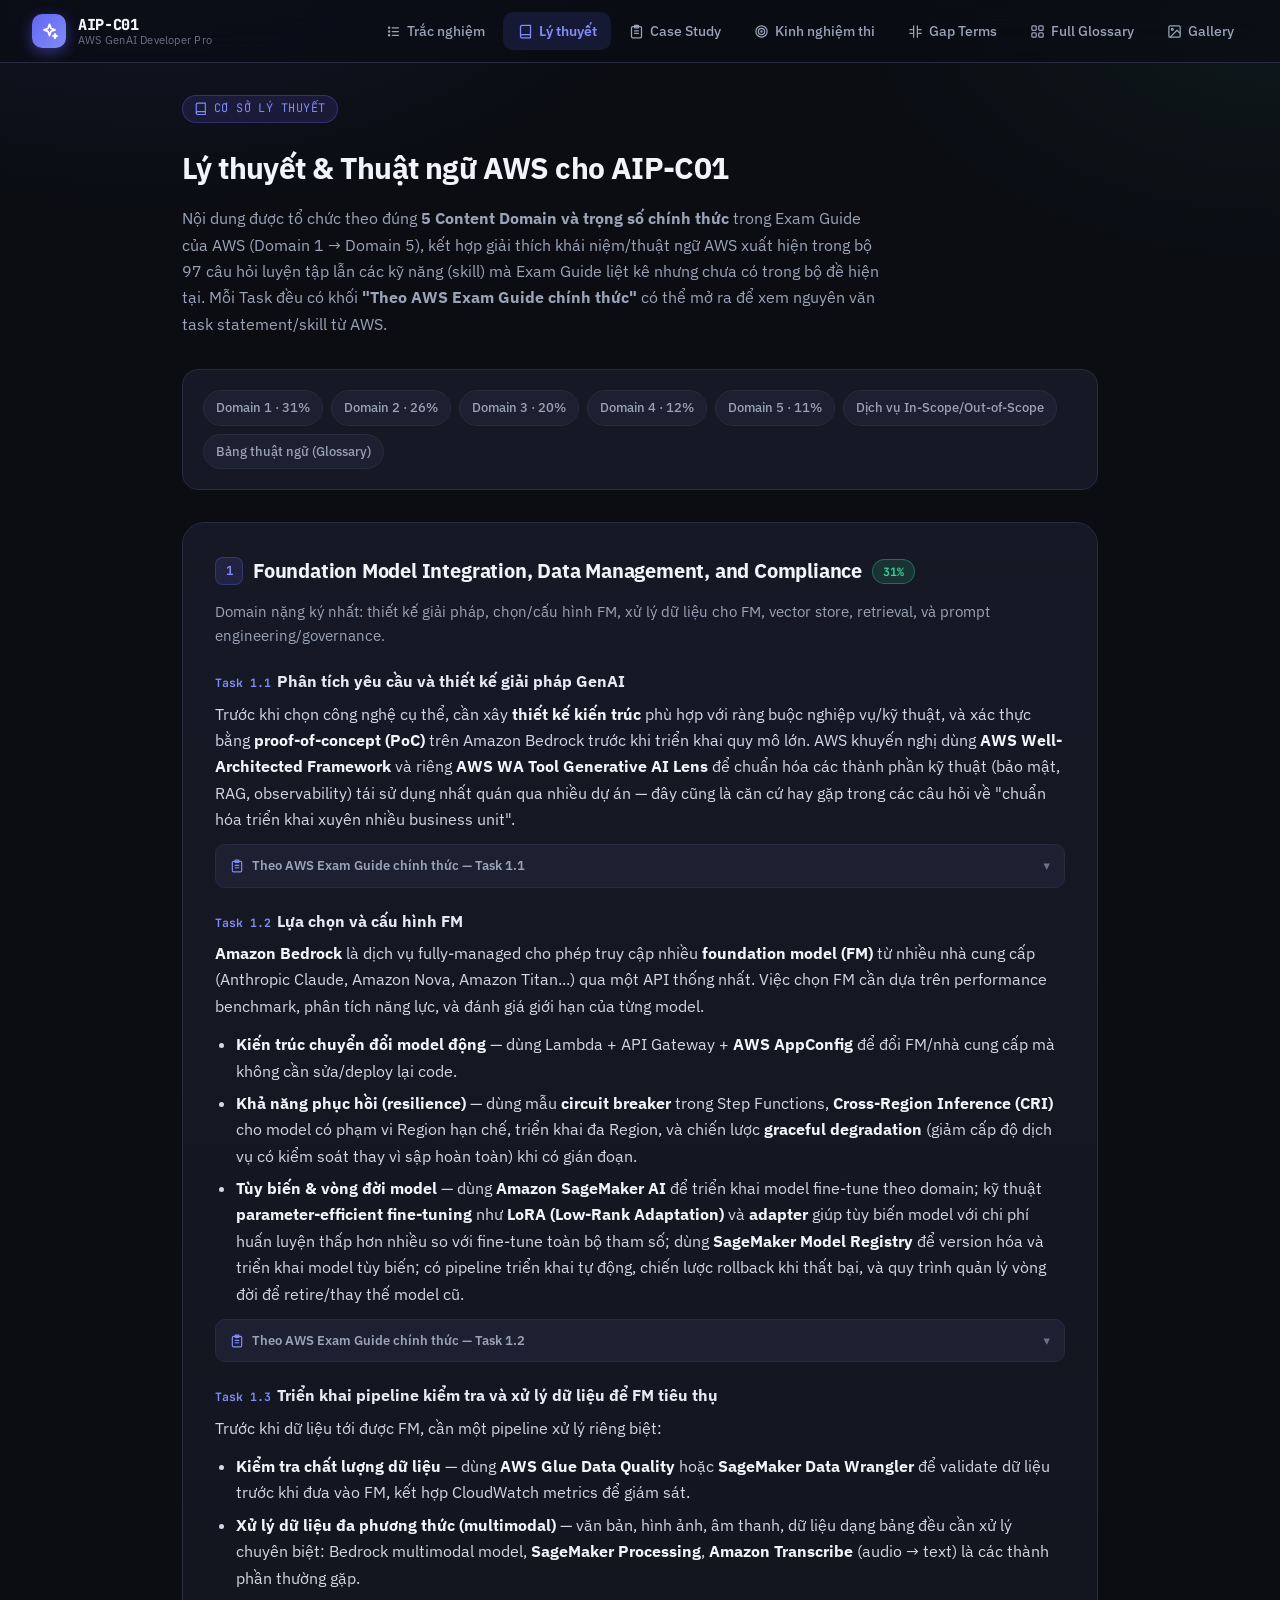
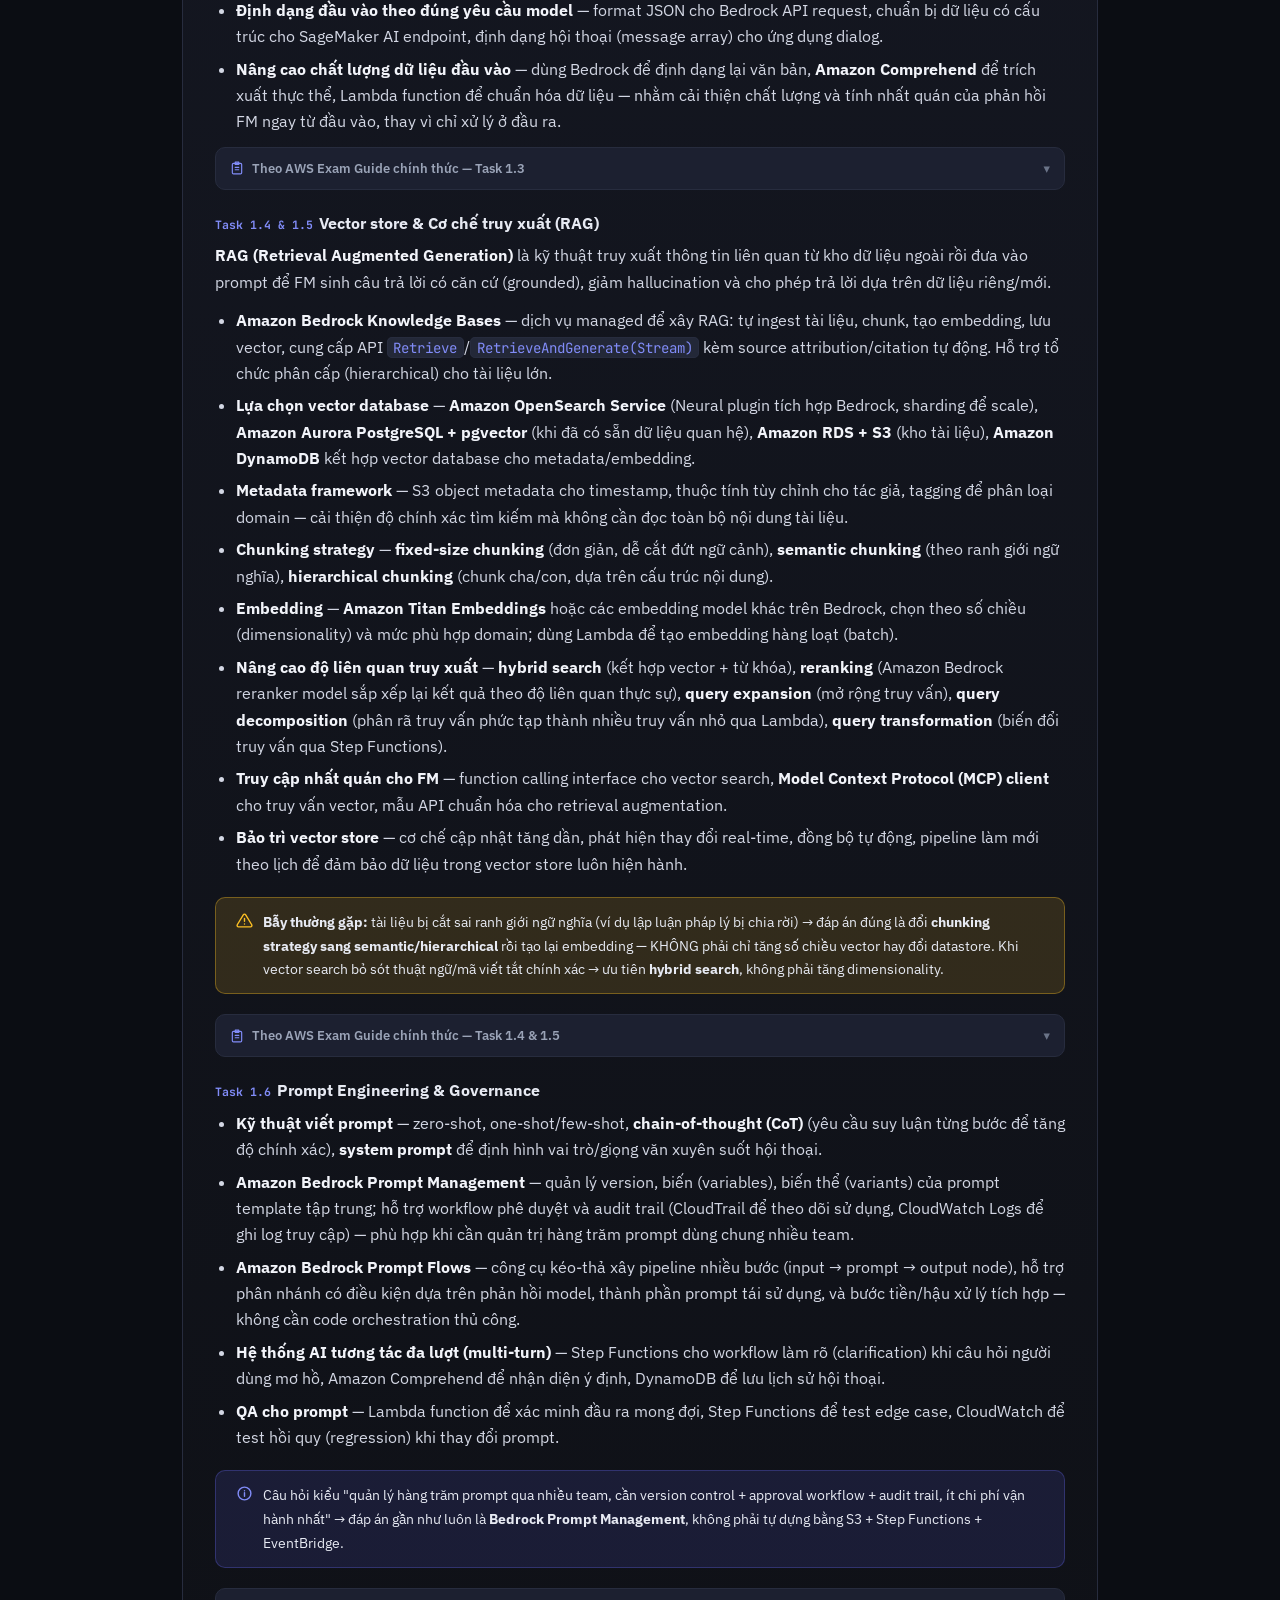
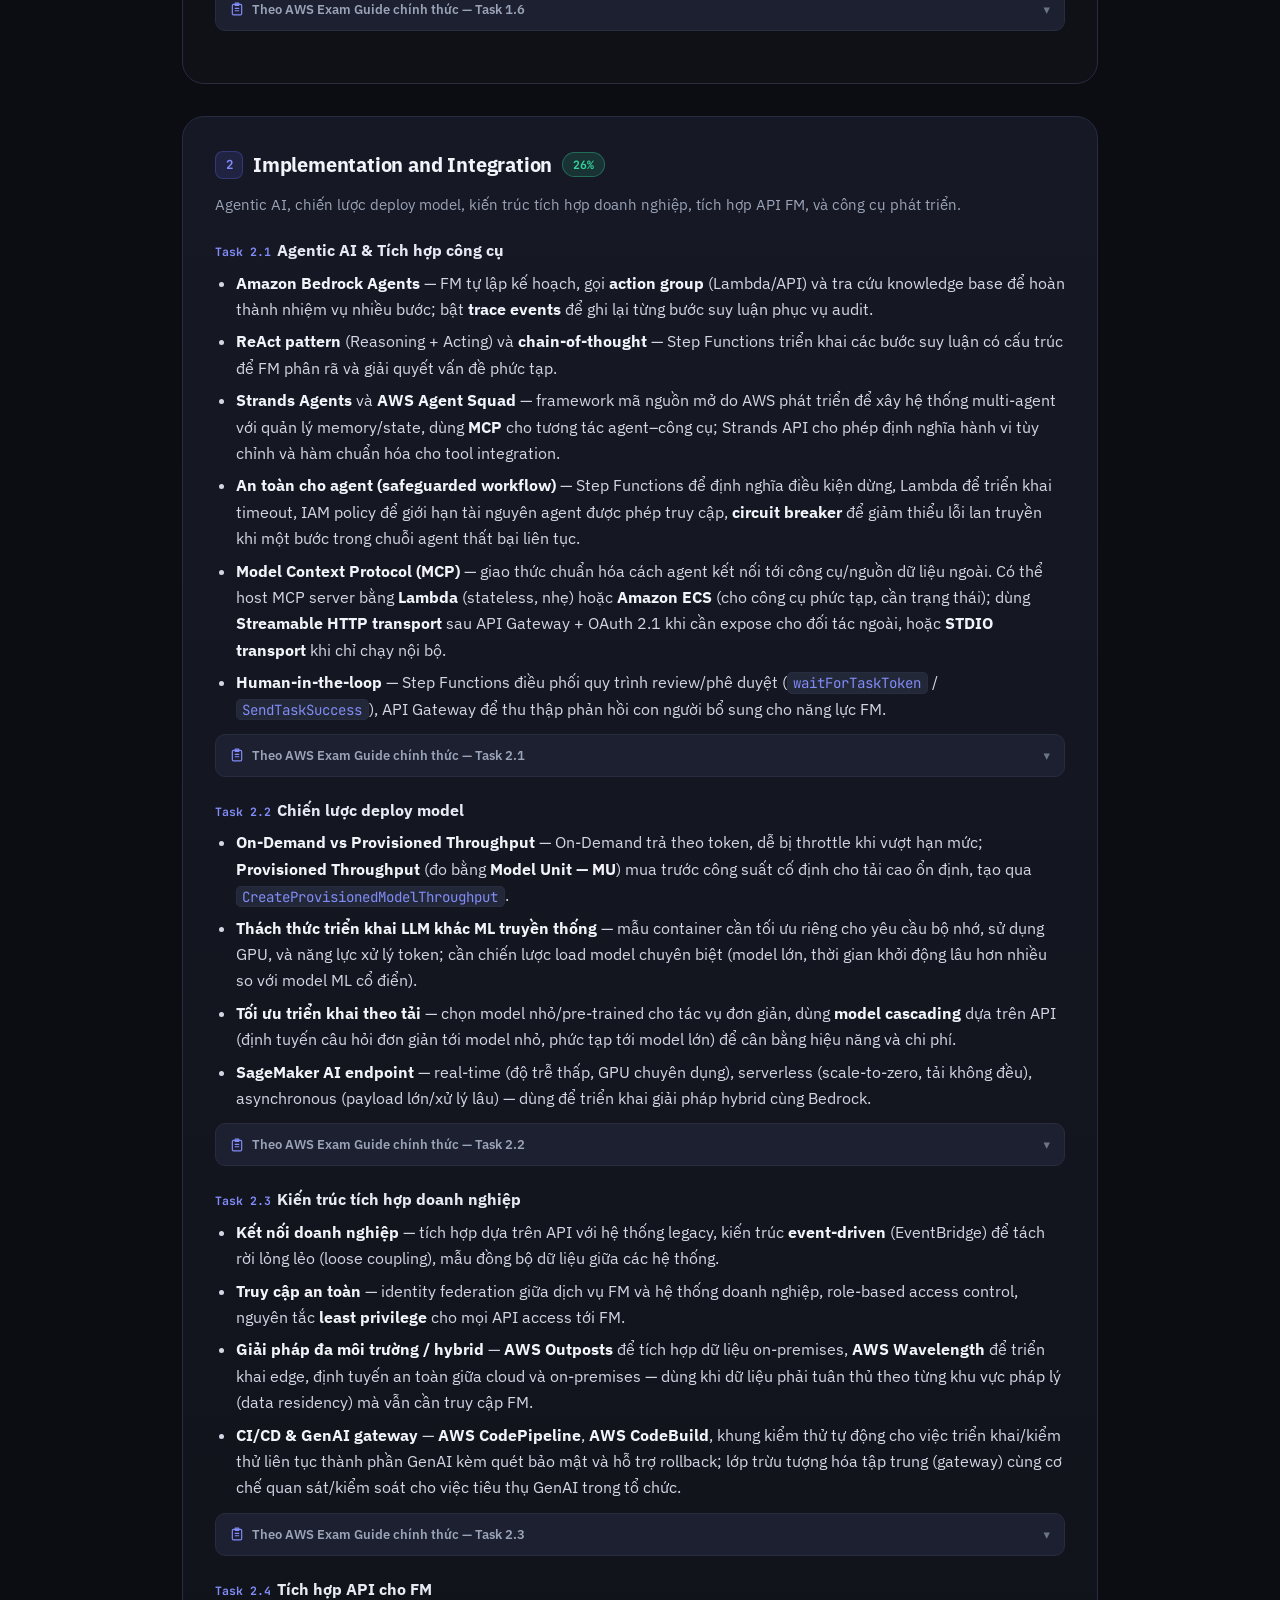
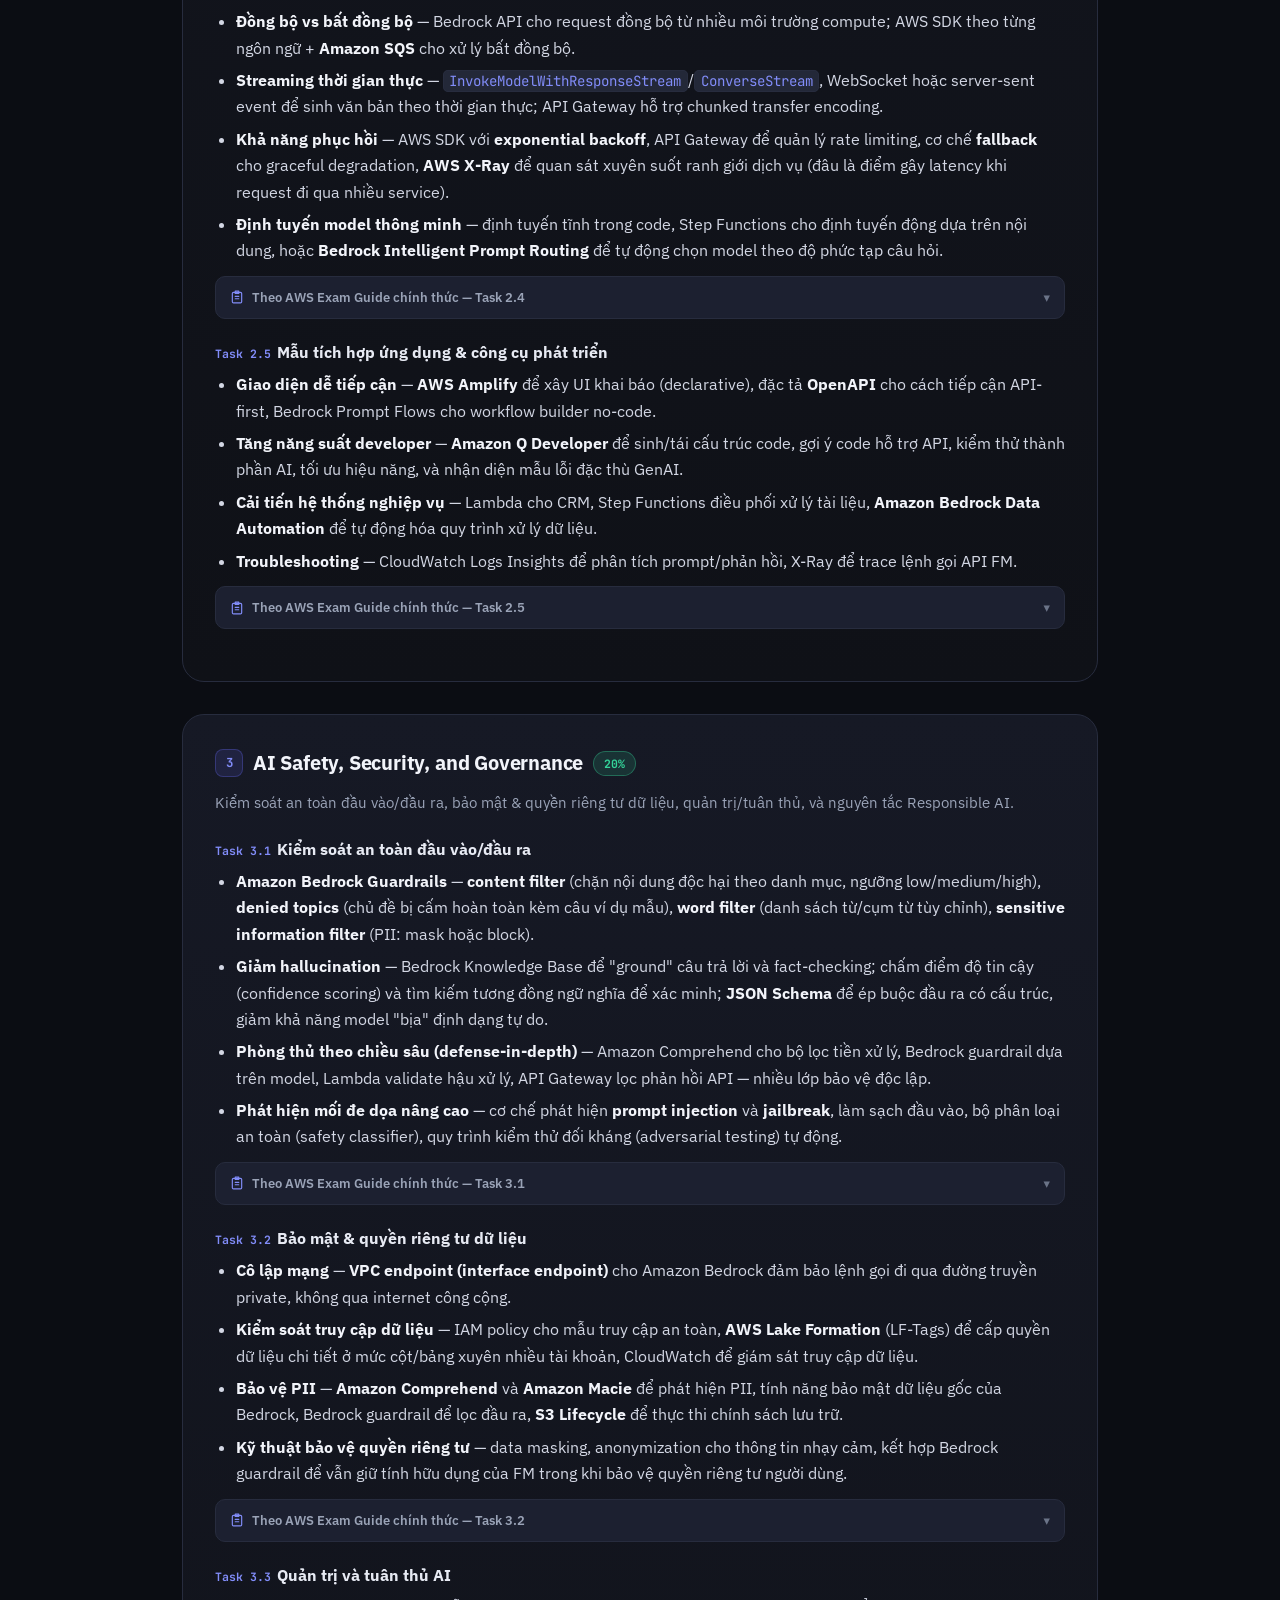
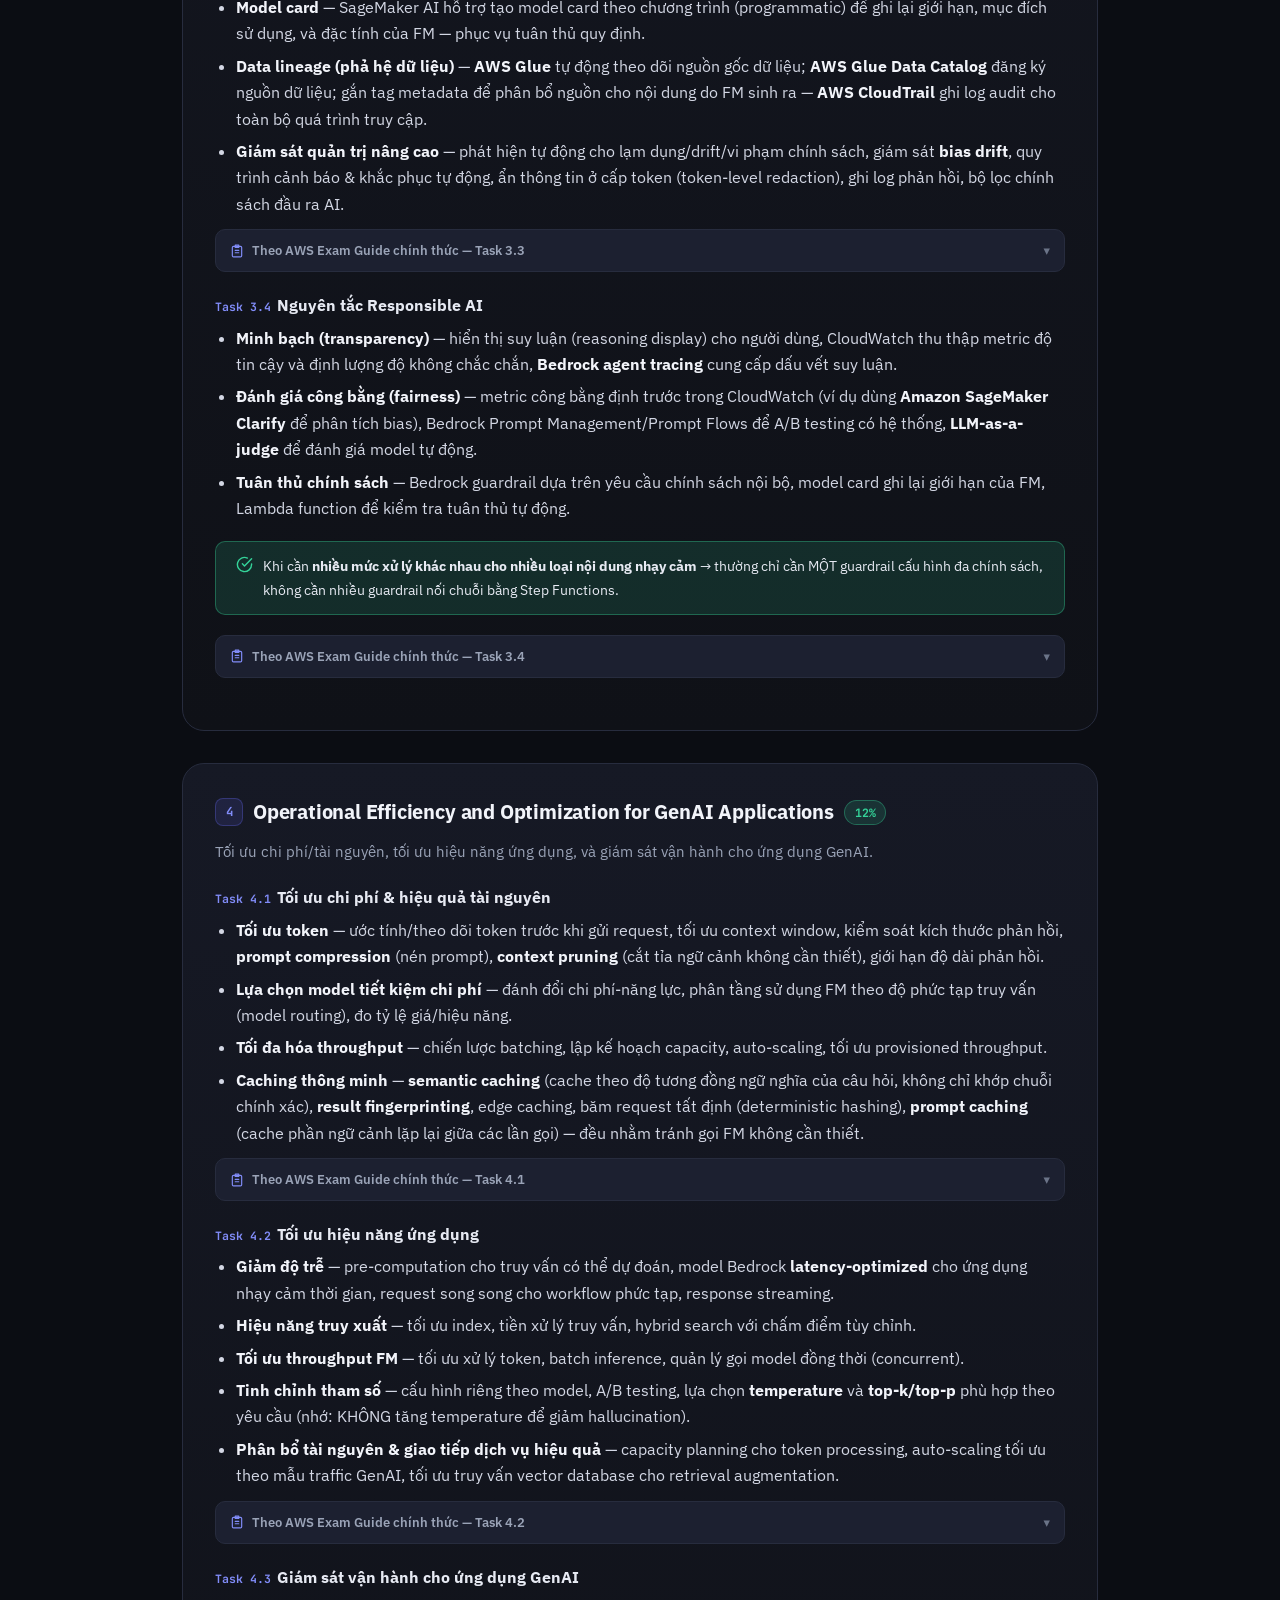
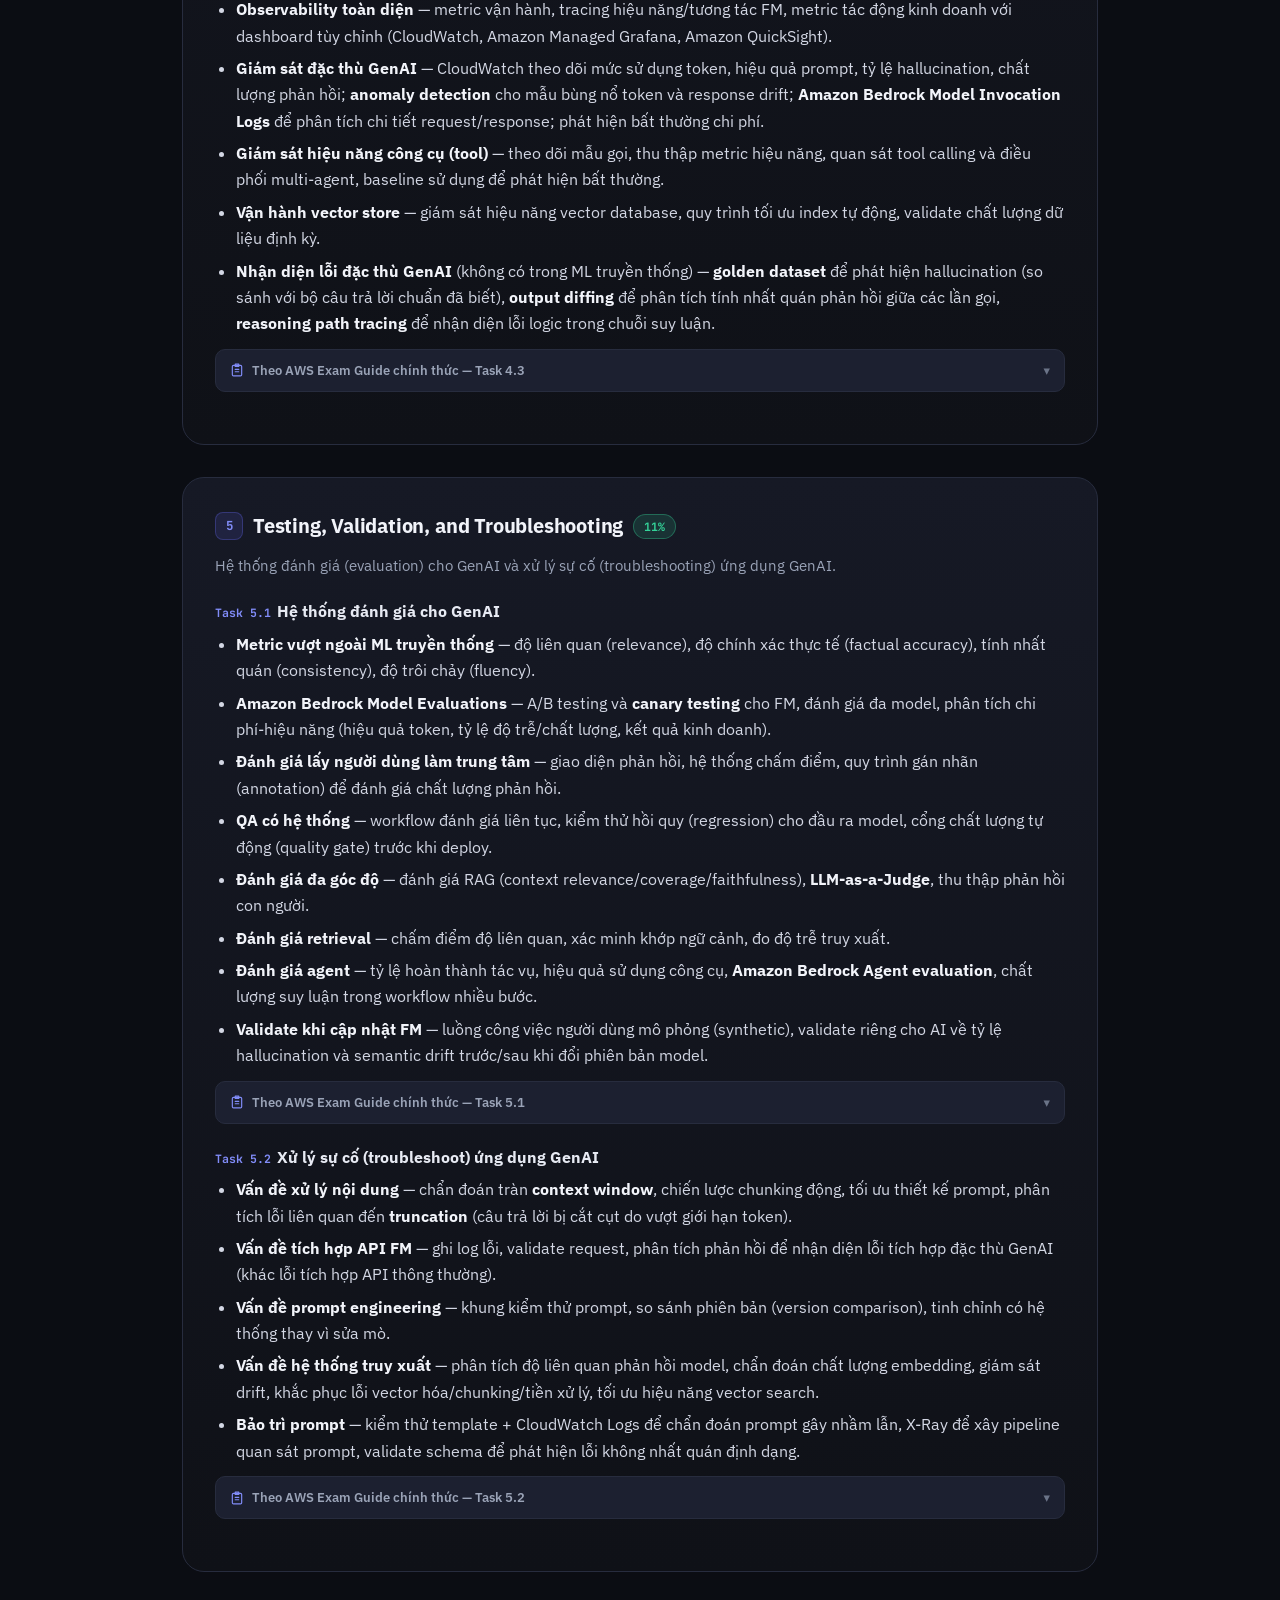
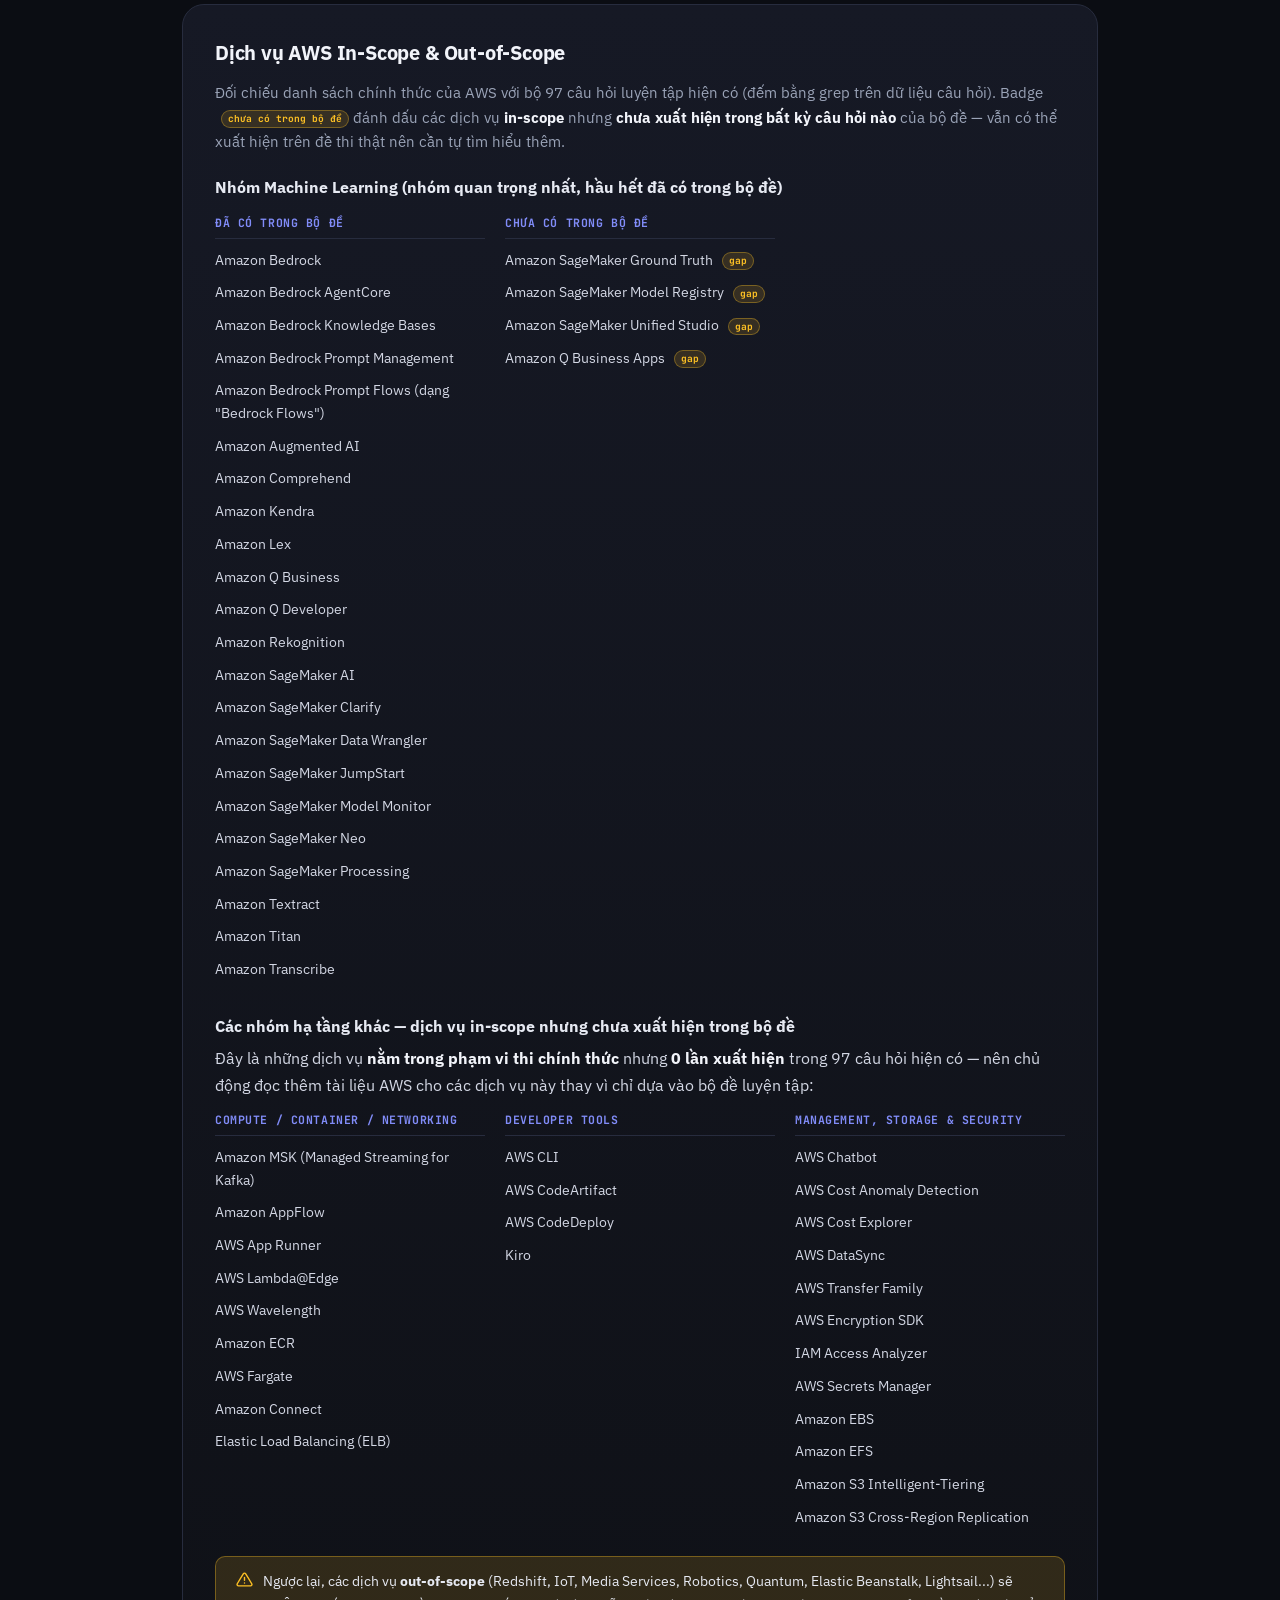
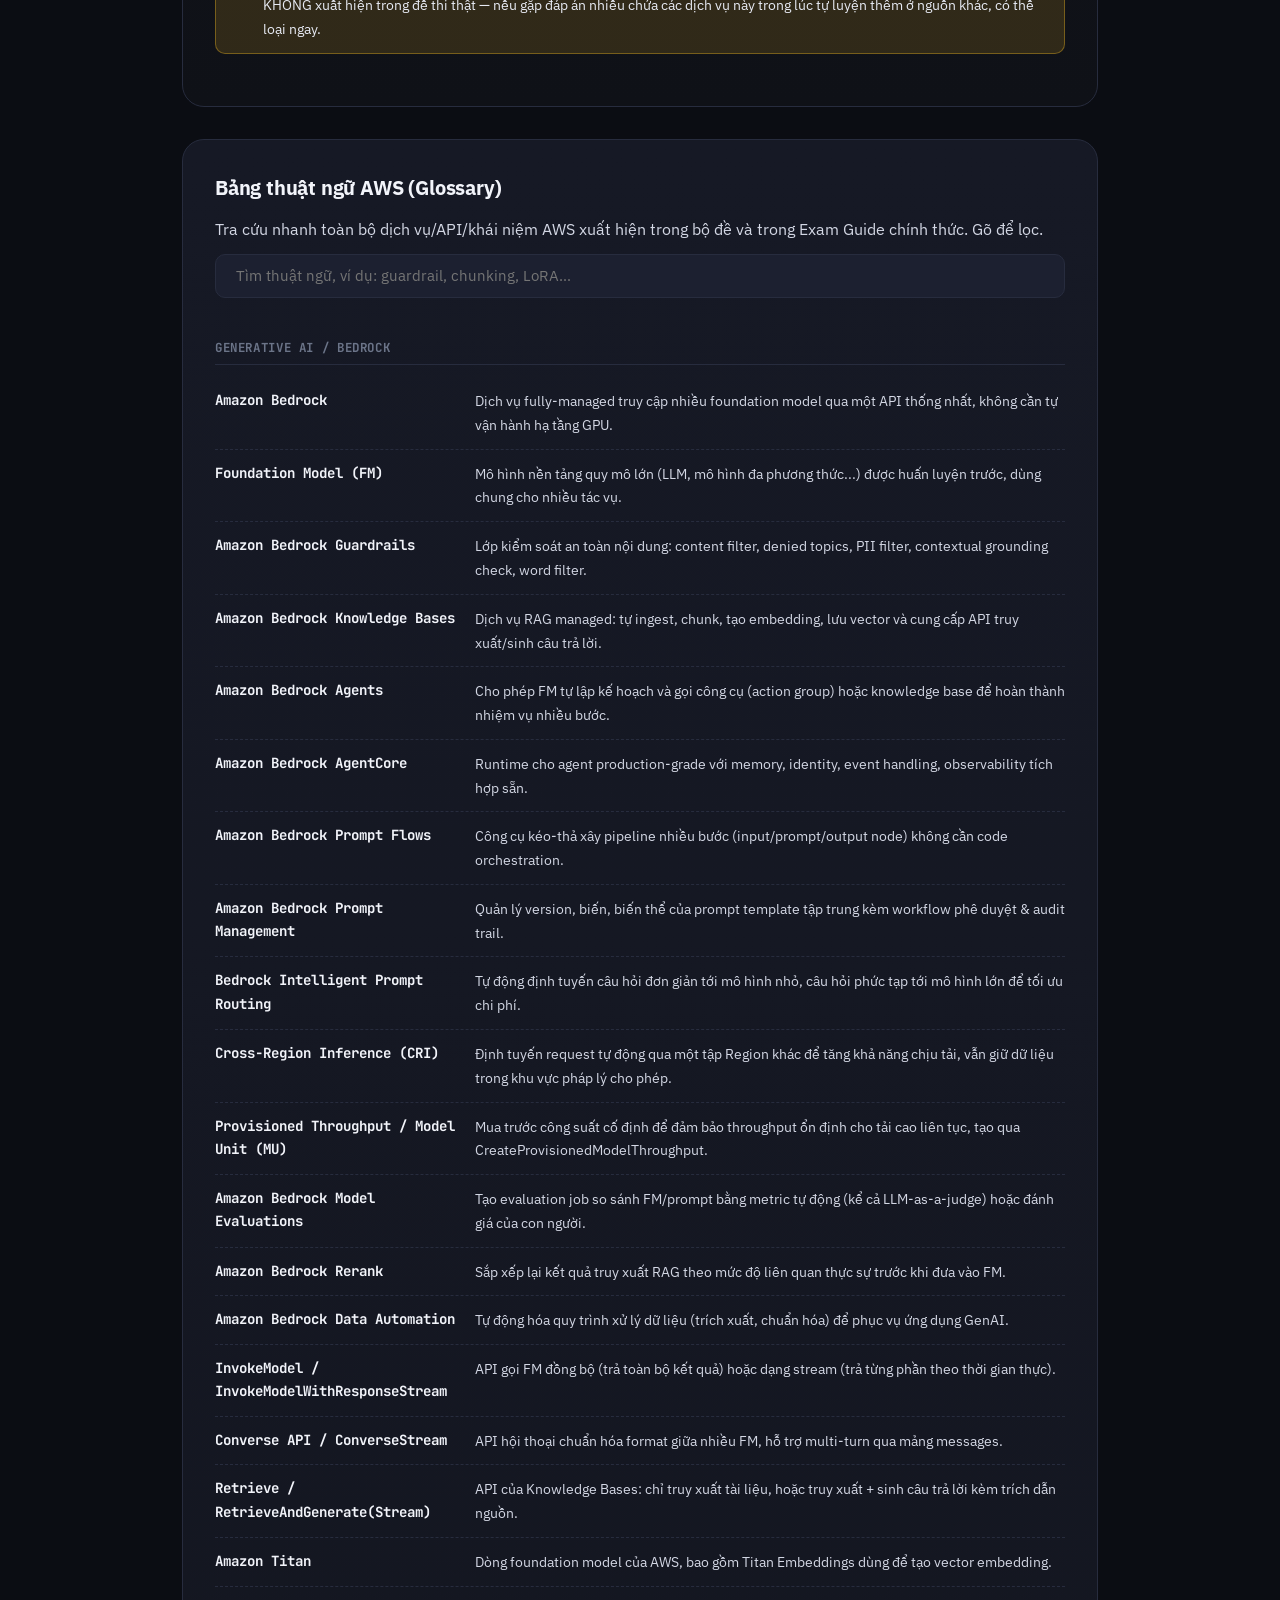
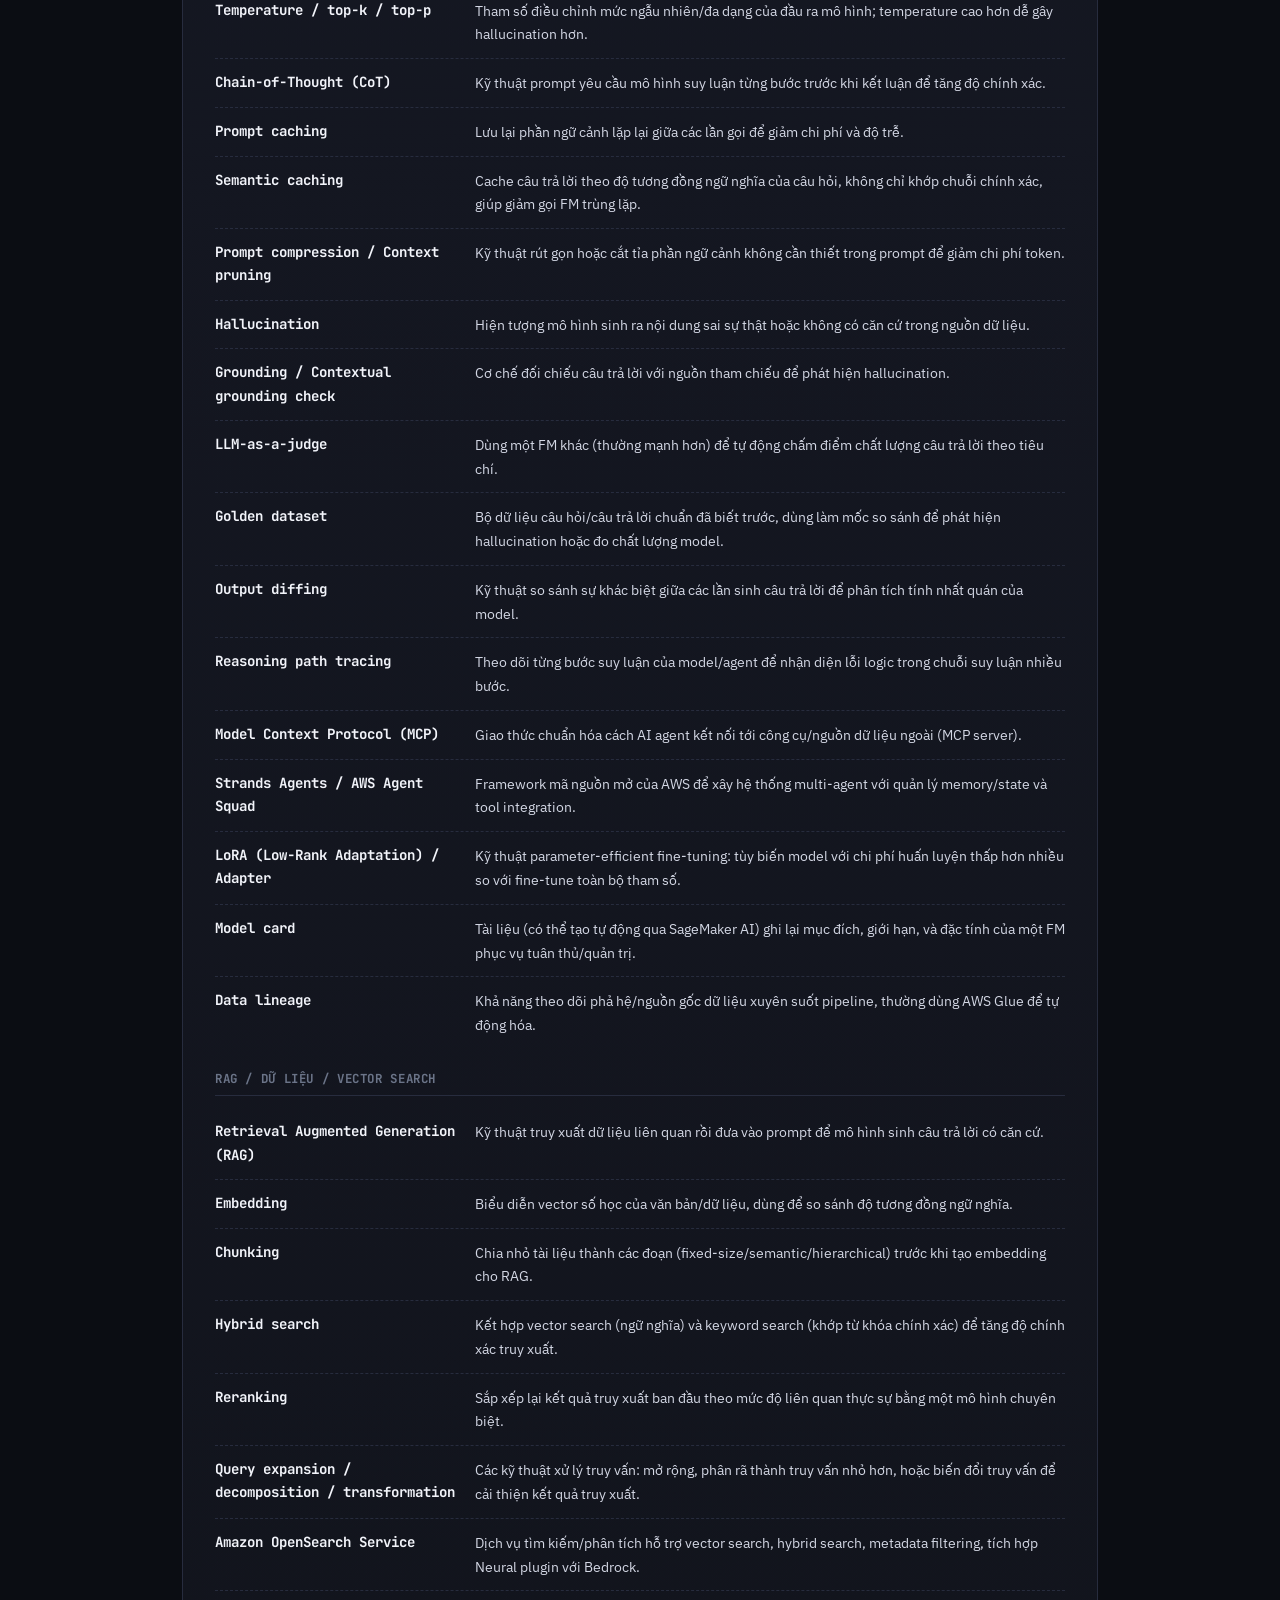
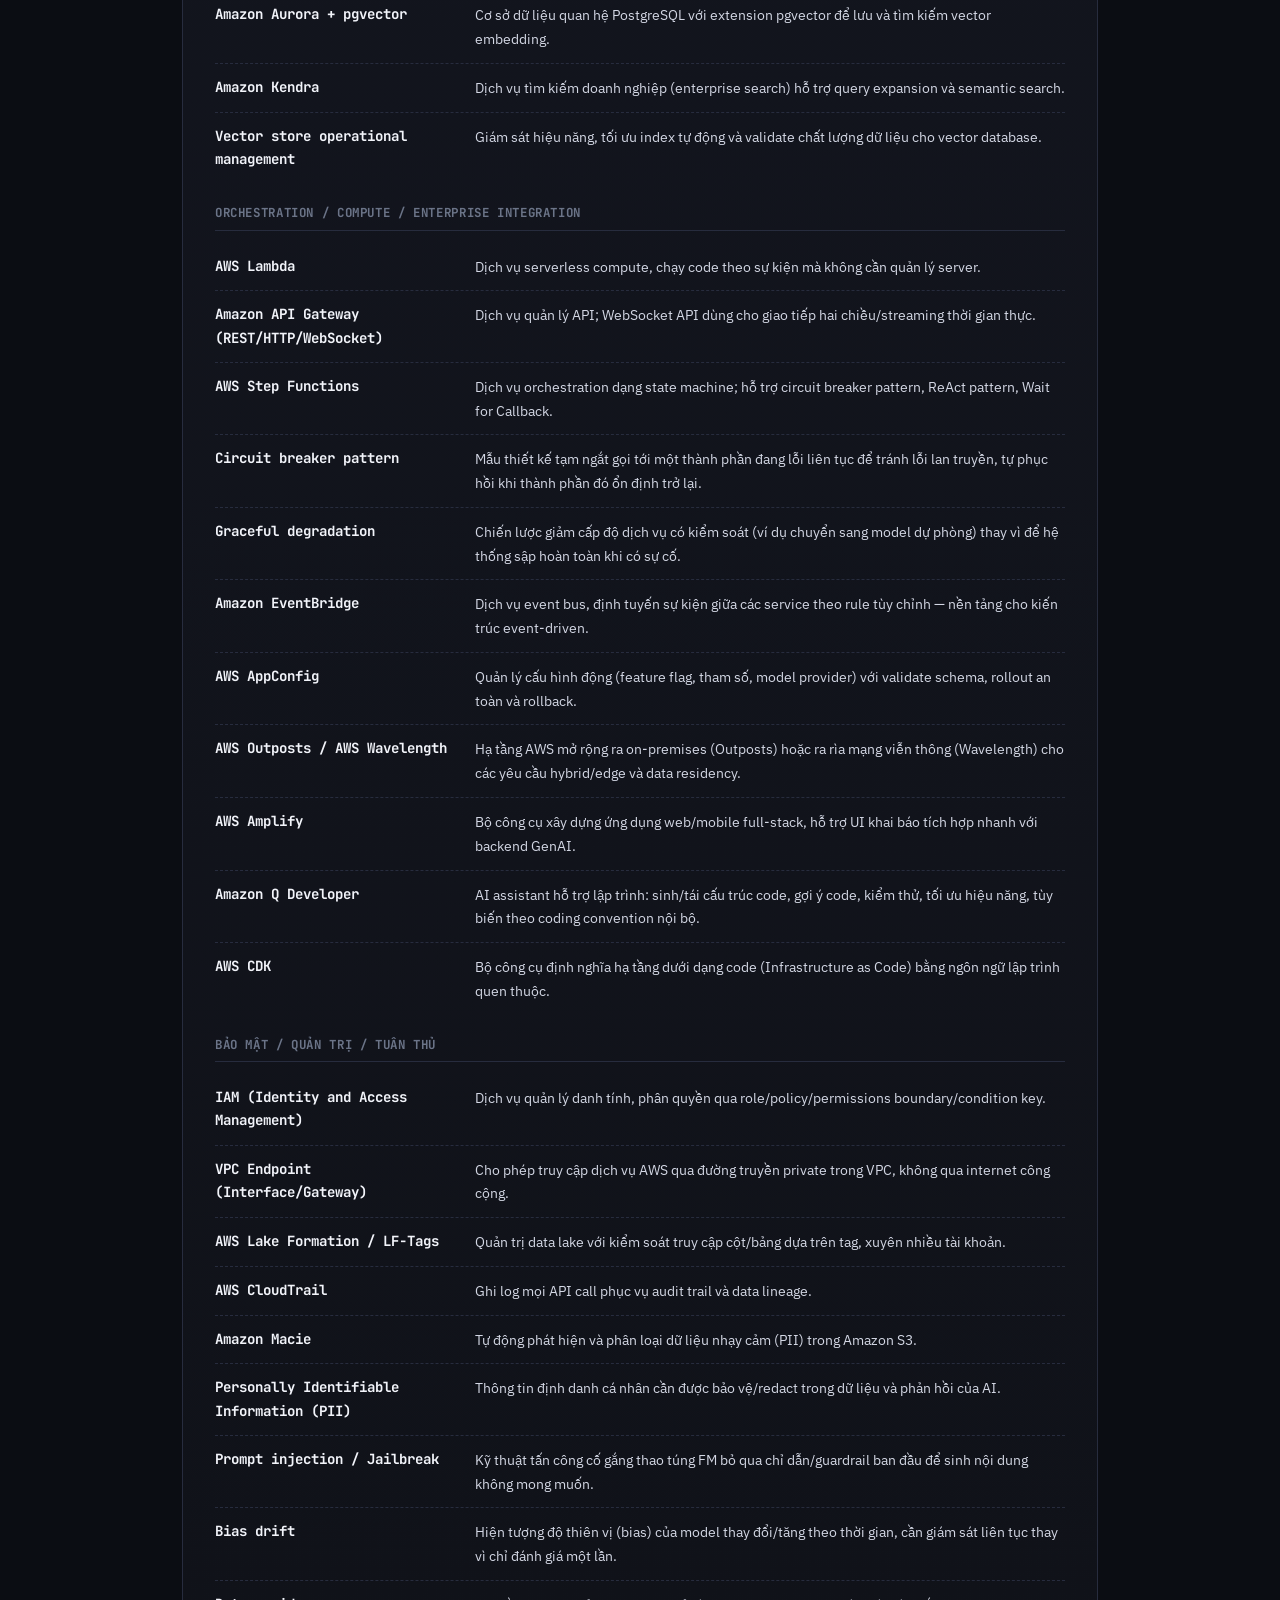
<file: theory.html>
<!doctype html>
<html lang="vi">
<head>
<meta charset="UTF-8">
<meta name="viewport" content="width=device-width, initial-scale=1.0">
<title>Cơ sở lý thuyết & Thuật ngữ AWS — AIP-C01</title>
<link rel="icon" type="image/png" href="v-icon.png">
<meta name="description" content="Tổng hợp lý thuyết và giải thích thuật ngữ AWS cho kỳ thi AWS Certified Generative AI Developer – Professional (AIP-C01), tổ chức theo 5 Content Domain chính thức.">
<link rel="preconnect" href="https://fonts.googleapis.com">
<link rel="preconnect" href="https://fonts.gstatic.com" crossorigin>
<link href="https://fonts.googleapis.com/css2?family=IBM+Plex+Sans:wght@300;400;500;600;700&family=JetBrains+Mono:wght@400;500;600;700;800&display=swap" rel="stylesheet">
<link rel="stylesheet" href="nav.css">
<style>
  *, *::before, *::after { box-sizing: border-box; margin: 0; padding: 0; }

  :root {
    --bg:        #0B0D13;
    --bg-2:      #0F1117;
    --surface:   #161925;
    --surface-2: #1C2030;
    --surface-3: #232838;
    --border:    #272C3E;
    --border-2:  #333A52;
    --text:      #F2F4FA;
    --muted:     #9AA3B7;
    --muted-2:   #6B7488;

    --accent:    #6366F1;
    --accent-2:  #818CF8;
    --accent-dim: rgba(99, 102, 241, 0.14);
    --good:      #34D399;
    --good-dim:  rgba(52, 211, 153, 0.14);
    --bad:       #F87171;
    --bad-dim:   rgba(248, 113, 113, 0.14);
    --warn:      #FBBF24;
    --warn-dim:  rgba(251, 191, 36, 0.14);

    --font-mono: 'JetBrains Mono', 'Fira Code', ui-monospace, monospace;
    --font-body: 'IBM Plex Sans', -apple-system, 'Segoe UI', system-ui, sans-serif;

    --space-xs: 0.375rem;
    --space-s:  0.75rem;
    --space-m:  1.25rem;
    --space-l:  2rem;
    --space-xl: 3rem;

    --radius:    10px;
    --radius-lg: 16px;
    --radius-xl: 22px;

    --shadow:    0 8px 24px rgba(0,0,0,0.35);
    --ease: cubic-bezier(0.4, 0, 0.2, 1);
  }

  html { font-size: 16px; -webkit-font-smoothing: antialiased; text-rendering: optimizeLegibility; scroll-behavior: smooth; }

  body {
    background:
      radial-gradient(900px 500px at 12% -10%, rgba(99,102,241,0.10), transparent 60%),
      radial-gradient(800px 500px at 100% 0%, rgba(52,211,153,0.06), transparent 55%),
      var(--bg);
    background-attachment: fixed;
    color: var(--text);
    font-family: var(--font-body);
    line-height: 1.65;
    min-height: 100vh;
  }

  ::selection { background: var(--accent-dim); color: var(--text); }
  *:focus-visible { outline: 2px solid var(--accent-2); outline-offset: 2px; border-radius: 4px; }

  .icon { width: 1.15em; height: 1.15em; stroke: currentColor; fill: none; stroke-width: 2; stroke-linecap: round; stroke-linejoin: round; flex: 0 0 auto; }

  code { font-family: var(--font-mono); font-size: 0.88em; background: var(--surface-3); border: 1px solid var(--border); border-radius: 5px; padding: 0.05em 0.4em; color: var(--accent-2); }

  a { color: var(--accent-2); }

  /* ── LAYOUT ── */
  main { max-width: 980px; margin: 0 auto; padding: var(--space-l) var(--space-l) var(--space-xl); }

  .hero { margin-bottom: var(--space-l); }
  .hero .eyebrow {
    display: inline-flex; align-items: center; gap: 6px;
    font-family: var(--font-mono); font-size: 0.74rem; letter-spacing: 0.04em;
    color: var(--accent-2); background: var(--accent-dim); border: 1px solid rgba(99,102,241,0.3);
    padding: 3px 11px; border-radius: 999px; margin-bottom: var(--space-m);
  }
  .hero h1 { font-size: 1.9rem; font-weight: 800; letter-spacing: -0.02em; margin-bottom: var(--space-s); }
  .hero p { color: var(--muted); font-size: 1rem; max-width: 70ch; }

  /* ── TOC ── */
  .toc {
    display: flex; flex-wrap: wrap; gap: 8px;
    margin: var(--space-l) 0; padding: var(--space-m);
    background: var(--surface); border: 1px solid var(--border); border-radius: var(--radius-lg);
  }
  .toc a {
    text-decoration: none; color: var(--muted); font-size: 0.82rem; font-weight: 500;
    padding: 6px 12px; border-radius: 999px; background: var(--surface-2); border: 1px solid var(--border);
    transition: color .2s var(--ease), border-color .2s var(--ease), background .2s var(--ease);
  }
  .toc a:hover { color: var(--text); border-color: var(--border-2); background: var(--surface-3); }

  /* ── SECTIONS ── */
  .section {
    background: linear-gradient(180deg, var(--surface), var(--bg-2));
    border: 1px solid var(--border); border-radius: var(--radius-xl);
    padding: var(--space-l); margin-bottom: var(--space-l);
    scroll-margin-top: 130px;
  }
  .section h2 {
    display: flex; align-items: center; gap: 10px; flex-wrap: wrap;
    font-size: 1.22rem; font-weight: 800; letter-spacing: -0.01em;
    margin-bottom: var(--space-s); color: var(--text);
  }
  .section h2 .num {
    font-family: var(--font-mono); font-size: 0.78rem; font-weight: 700;
    color: var(--accent-2); background: var(--accent-dim); border: 1px solid rgba(99,102,241,0.3);
    width: 28px; height: 28px; border-radius: 8px; display: grid; place-items: center; flex: 0 0 auto;
  }
  .weight {
    font-family: var(--font-mono); font-size: 0.72rem; font-weight: 700;
    color: var(--good); background: var(--good-dim); border: 1px solid rgba(52,211,153,0.35);
    padding: 2px 10px; border-radius: 999px;
  }
  .section > p.lede { color: var(--muted); margin-bottom: var(--space-m); font-size: 0.92rem; }
  .section h3 { font-size: 1rem; font-weight: 700; margin: var(--space-m) 0 var(--space-xs); color: #E7EAF3; }
  .section h3 .tid { font-family: var(--font-mono); font-size: 0.72rem; color: var(--accent-2); font-weight: 700; margin-right: 6px; }
  .section p { color: #D3D7E4; margin-bottom: var(--space-s); }
  .section ul, .section ol { color: #D3D7E4; margin: 0 0 var(--space-s) 1.3em; }
  .section li { margin-bottom: 6px; }
  .section li b, .section p b, .section li strong, .section p strong { color: var(--text); }

  .callout {
    display: flex; gap: 10px; align-items: flex-start;
    background: var(--accent-dim); border: 1px solid rgba(99,102,241,0.3);
    border-radius: var(--radius); padding: var(--space-s) var(--space-m); margin: var(--space-m) 0;
    font-size: 0.9rem; color: #E7EAF3;
  }
  .callout .icon { color: var(--accent-2); margin-top: 2px; width: 17px; height: 17px; }
  .callout.warn { background: var(--warn-dim); border-color: rgba(251,191,36,0.35); }
  .callout.warn .icon { color: var(--warn); }
  .callout.good { background: var(--good-dim); border-color: rgba(52,211,153,0.35); }
  .callout.good .icon { color: var(--good); }

  /* ── EXAM GUIDE APPENDIX ── */
  .exam-guide {
    margin: var(--space-s) 0 var(--space-m);
    background: var(--surface-2); border: 1px solid var(--border); border-radius: var(--radius);
  }
  .exam-guide summary {
    cursor: pointer; list-style: none;
    display: flex; align-items: center; gap: 8px;
    padding: 10px 14px;
    font-size: 0.8rem; font-weight: 600; color: var(--muted);
  }
  .exam-guide summary::-webkit-details-marker { display: none; }
  .exam-guide summary .icon { width: 14px; height: 14px; color: var(--accent-2); flex: 0 0 auto; }
  .exam-guide summary::after { content: '▾'; margin-left: auto; color: var(--muted-2); transition: transform .2s var(--ease); }
  .exam-guide[open] summary { border-bottom: 1px solid var(--border); }
  .exam-guide[open] summary::after { transform: rotate(180deg); }
  .exam-guide .eg-body { padding: 12px 14px 14px; }
  .exam-guide .eg-task-label {
    font-family: var(--font-mono); font-size: 0.7rem; font-weight: 700; color: var(--accent-2);
    margin: var(--space-s) 0 4px;
  }
  .exam-guide .eg-task-label:first-child { margin-top: 0; }
  .exam-guide ul { margin: 0 0 0 1.1em; }
  .exam-guide li { font-size: 0.82rem; color: var(--muted); margin-bottom: 7px; }
  .exam-guide li .sid { font-family: var(--font-mono); font-size: 0.68rem; color: var(--muted-2); margin-right: 4px; }

  /* ── SERVICES APPENDIX ── */
  .svc-groups { display: grid; grid-template-columns: repeat(auto-fill, minmax(230px, 1fr)); gap: var(--space-m); margin-top: var(--space-s); }
  .svc-group h4 {
    font-family: var(--font-mono); font-size: 0.72rem; letter-spacing: 0.05em; text-transform: uppercase;
    color: var(--accent-2); margin-bottom: 8px; border-bottom: 1px solid var(--border); padding-bottom: 6px;
  }
  .svc-group ul { list-style: none; margin: 0; font-size: 0.86rem; color: #D3D7E4; }
  .svc-group li { padding: 2px 0; }
  .badge-gap {
    display: inline-block; font-family: var(--font-mono); font-size: 0.6rem; font-weight: 700;
    color: var(--warn); background: var(--warn-dim); border: 1px solid rgba(251,191,36,0.35);
    padding: 0 6px; border-radius: 999px; margin-left: 6px; vertical-align: middle; white-space: nowrap;
  }

  /* ── GLOSSARY ── */
  .gloss-search {
    width: 100%; padding: 0.7rem var(--space-m); margin-bottom: var(--space-m);
    background: var(--surface-2); border: 1px solid var(--border); border-radius: var(--radius);
    color: var(--text); font-family: var(--font-body); font-size: 0.92rem;
  }
  .gloss-search:focus { outline: none; border-color: var(--accent); }
  .gloss-group { margin-bottom: var(--space-m); }
  .gloss-group h3 {
    font-family: var(--font-mono); font-size: 0.78rem; letter-spacing: 0.05em; text-transform: uppercase;
    color: var(--muted-2); margin: var(--space-m) 0 var(--space-s); border-bottom: 1px solid var(--border); padding-bottom: 6px;
  }
  .term {
    padding: var(--space-s) 0; border-bottom: 1px dashed var(--border);
    display: grid; grid-template-columns: 240px 1fr; gap: var(--space-m);
  }
  .term:last-child { border-bottom: none; }
  .term dt { font-family: var(--font-mono); font-weight: 700; color: var(--text); font-size: 0.88rem; }
  .term dd { color: #D3D7E4; font-size: 0.9rem; }
  .term[hidden] { display: none; }

  footer { border-top: 1px solid var(--border); padding: var(--space-l); text-align: center; }
  footer p { font-size: 0.76rem; color: var(--muted-2); font-family: var(--font-mono); }
  footer a { text-decoration: none; }
  footer a:hover { text-decoration: underline; }

  /* ── SCROLL TO TOP ── */
  .scroll-top-btn {
    position: fixed; right: 24px; bottom: 24px; z-index: 90;
    width: 46px; height: 46px; display: grid; place-items: center; border-radius: 50%;
    border: 1px solid var(--border-2);
    background: linear-gradient(135deg, var(--accent), var(--accent-2));
    color: #fff; box-shadow: 0 6px 20px rgba(99,102,241,0.4); cursor: pointer;
    opacity: 0; pointer-events: none; transform: translateY(8px);
    transition: opacity .2s var(--ease), transform .2s var(--ease), box-shadow .2s var(--ease);
  }
  .scroll-top-btn.visible { opacity: 1; pointer-events: auto; transform: none; }
  .scroll-top-btn:hover { box-shadow: 0 8px 26px rgba(99,102,241,0.55); }
  .scroll-top-btn .icon { width: 20px; height: 20px; stroke-width: 2.5; }

  @media (max-width: 720px) {
    main { padding: var(--space-m); }
    .section, .toc { padding: var(--space-m); }
    .hero h1 { font-size: 1.5rem; }
    .scroll-top-btn { right: 16px; bottom: 16px; }
    .term { grid-template-columns: 1fr; gap: 4px; }
    .svc-groups { grid-template-columns: 1fr 1fr; }
  }

  @media (prefers-reduced-motion: reduce) {
    html { scroll-behavior: auto; }
    *, *::before, *::after { animation-duration: .01ms !important; transition-duration: .01ms !important; }
  }
</style>
</head>
<body>

<svg width="0" height="0" style="position:absolute" aria-hidden="true">
  <defs>
    <symbol id="i-spark" viewBox="0 0 24 24"><path d="M12 3l1.9 5.2L19 10l-5.1 1.8L12 17l-1.9-5.2L5 10l5.1-1.8z"/><path d="M19 15l.7 2 2 .7-2 .7-.7 2-.7-2-2-.7 2-.7z"/></symbol>
    <symbol id="i-list" viewBox="0 0 24 24"><circle cx="5" cy="6" r="1"/><circle cx="5" cy="12" r="1"/><circle cx="5" cy="18" r="1"/><path d="M10 6h10M10 12h10M10 18h10"/></symbol>
    <symbol id="i-book" viewBox="0 0 24 24"><path d="M4 19.5A2.5 2.5 0 016.5 17H20"/><path d="M6.5 2H20v20H6.5A2.5 2.5 0 014 19.5v-15A2.5 2.5 0 016.5 2z"/></symbol>
    <symbol id="i-target" viewBox="0 0 24 24"><circle cx="12" cy="12" r="9"/><circle cx="12" cy="12" r="5"/><circle cx="12" cy="12" r="1"/></symbol>
    <symbol id="i-info" viewBox="0 0 24 24"><circle cx="12" cy="12" r="9"/><path d="M12 16v-5M12 8h.01"/></symbol>
    <symbol id="i-alert" viewBox="0 0 24 24"><path d="M10.3 3.9L1.8 18a2 2 0 001.7 3h17a2 2 0 001.7-3L13.7 3.9a2 2 0 00-3.4 0z"/><path d="M12 9v4M12 17h.01"/></symbol>
    <symbol id="i-check-circle" viewBox="0 0 24 24"><path d="M22 11.1V12a10 10 0 11-5.9-9.1"/><path d="M22 4L12 14.01l-3-3"/></symbol>
    <symbol id="i-clipboard" viewBox="0 0 24 24"><rect x="4" y="4" width="16" height="18" rx="2"/><path d="M9 2h6v4H9z"/><path d="M9 11h6M9 15h6"/></symbol>
    <symbol id="i-arrow-up" viewBox="0 0 24 24"><path d="M12 19V5M5 12l7-7 7 7"/></symbol>
    <symbol id="i-gap" viewBox="0 0 24 24"><path d="M9 3v18M15 3v18"/><path d="M3 9h4M17 9h4M3 15h4M17 15h4"/></symbol>
    <symbol id="i-grid" viewBox="0 0 24 24"><rect x="3" y="3" width="7" height="7" rx="1.5"/><rect x="14" y="3" width="7" height="7" rx="1.5"/><rect x="3" y="14" width="7" height="7" rx="1.5"/><rect x="14" y="14" width="7" height="7" rx="1.5"/></symbol>
    <symbol id="i-image" viewBox="0 0 24 24"><rect x="3" y="3" width="18" height="18" rx="2"/><circle cx="8.5" cy="8.5" r="1.5"/><path d="M21 15l-5-5L5 21"/></symbol>
  </defs>
</svg>

<nav data-nav></nav>
<script src="nav.js"></script>

<main>
  <div class="hero">
    <span class="eyebrow"><svg class="icon"><use href="#i-book"/></svg>CƠ SỞ LÝ THUYẾT</span>
    <h1>Lý thuyết & Thuật ngữ AWS cho AIP-C01</h1>
    <p>Nội dung được tổ chức theo đúng <b>5 Content Domain và trọng số chính thức</b> trong Exam Guide của AWS
       (Domain 1 → Domain 5), kết hợp giải thích khái niệm/thuật ngữ AWS xuất hiện trong bộ 97 câu hỏi luyện tập lẫn
       các kỹ năng (skill) mà Exam Guide liệt kê nhưng chưa có trong bộ đề hiện tại. Mỗi Task đều có khối
       <b>"Theo AWS Exam Guide chính thức"</b> có thể mở ra để xem nguyên văn task statement/skill từ AWS.</p>
  </div>

  <div class="toc" role="navigation" aria-label="Mục lục">
    <a href="#domain1">Domain 1 · 31%</a>
    <a href="#domain2">Domain 2 · 26%</a>
    <a href="#domain3">Domain 3 · 20%</a>
    <a href="#domain4">Domain 4 · 12%</a>
    <a href="#domain5">Domain 5 · 11%</a>
    <a href="#services">Dịch vụ In-Scope/Out-of-Scope</a>
    <a href="#glossary">Bảng thuật ngữ (Glossary)</a>
  </div>

  <section class="section" id="domain1">
    <h2><span class="num">1</span>Foundation Model Integration, Data Management, and Compliance <span class="weight">31%</span></h2>
    <p class="lede">Domain nặng ký nhất: thiết kế giải pháp, chọn/cấu hình FM, xử lý dữ liệu cho FM, vector store, retrieval, và prompt engineering/governance.</p>

    <h3><span class="tid">Task 1.1</span>Phân tích yêu cầu và thiết kế giải pháp GenAI</h3>
    <p>Trước khi chọn công nghệ cụ thể, cần xây <b>thiết kế kiến trúc</b> phù hợp với ràng buộc nghiệp vụ/kỹ thuật, và
       xác thực bằng <b>proof-of-concept (PoC)</b> trên Amazon Bedrock trước khi triển khai quy mô lớn. AWS khuyến nghị
       dùng <b>AWS Well-Architected Framework</b> và riêng <b>AWS WA Tool Generative AI Lens</b> để chuẩn hóa các
       thành phần kỹ thuật (bảo mật, RAG, observability) tái sử dụng nhất quán qua nhiều dự án — đây cũng là căn cứ hay
       gặp trong các câu hỏi về "chuẩn hóa triển khai xuyên nhiều business unit".</p>
    <details class="exam-guide">
      <summary><svg class="icon"><use href="#i-clipboard"/></svg>Theo AWS Exam Guide chính thức — Task 1.1</summary>
      <div class="eg-body">
        <ul>
          <li><span class="sid">1.1.1</span>Xây dựng thiết kế kiến trúc toàn diện, phù hợp với nhu cầu nghiệp vụ cụ thể và ràng buộc kỹ thuật (ví dụ: lựa chọn FM phù hợp, mẫu tích hợp, chiến lược triển khai).</li>
          <li><span class="sid">1.1.2</span>Xây dựng bản proof-of-concept kỹ thuật để xác thực tính khả thi, đặc tính hiệu năng và giá trị kinh doanh trước khi triển khai quy mô lớn (ví dụ: dùng Amazon Bedrock).</li>
          <li><span class="sid">1.1.3</span>Xây dựng các thành phần kỹ thuật chuẩn hóa để đảm bảo triển khai nhất quán qua nhiều kịch bản (ví dụ: dùng AWS Well-Architected Framework, AWS WA Tool Generative AI Lens).</li>
        </ul>
      </div>
    </details>

    <h3><span class="tid">Task 1.2</span>Lựa chọn và cấu hình FM</h3>
    <p><b>Amazon Bedrock</b> là dịch vụ fully-managed cho phép truy cập nhiều <b>foundation model (FM)</b> từ nhiều nhà
       cung cấp (Anthropic Claude, Amazon Nova, Amazon Titan...) qua một API thống nhất. Việc chọn FM cần dựa trên
       performance benchmark, phân tích năng lực, và đánh giá giới hạn của từng model.</p>
    <ul>
      <li><b>Kiến trúc chuyển đổi model động</b> — dùng Lambda + API Gateway + <b>AWS AppConfig</b> để đổi FM/nhà cung
          cấp mà không cần sửa/deploy lại code.</li>
      <li><b>Khả năng phục hồi (resilience)</b> — dùng mẫu <b>circuit breaker</b> trong Step Functions, <b>Cross-Region
          Inference (CRI)</b> cho model có phạm vi Region hạn chế, triển khai đa Region, và chiến lược
          <b>graceful degradation</b> (giảm cấp độ dịch vụ có kiểm soát thay vì sập hoàn toàn) khi có gián đoạn.</li>
      <li><b>Tùy biến & vòng đời model</b> — dùng <b>Amazon SageMaker AI</b> để triển khai model fine-tune theo domain;
          kỹ thuật <b>parameter-efficient fine-tuning</b> như <b>LoRA (Low-Rank Adaptation)</b> và <b>adapter</b> giúp
          tùy biến model với chi phí huấn luyện thấp hơn nhiều so với fine-tune toàn bộ tham số; dùng
          <b>SageMaker Model Registry</b> để version hóa và triển khai model tùy biến; có pipeline triển khai tự động,
          chiến lược rollback khi thất bại, và quy trình quản lý vòng đời để retire/thay thế model cũ.</li>
    </ul>
    <details class="exam-guide">
      <summary><svg class="icon"><use href="#i-clipboard"/></svg>Theo AWS Exam Guide chính thức — Task 1.2</summary>
      <div class="eg-body">
        <ul>
          <li><span class="sid">1.2.1</span>Đánh giá và lựa chọn FM phù hợp nhất với use case và yêu cầu kỹ thuật cụ thể (ví dụ: dùng performance benchmark, phân tích năng lực, đánh giá giới hạn).</li>
          <li><span class="sid">1.2.2</span>Xây dựng mẫu kiến trúc linh hoạt cho phép chọn model động và chuyển đổi nhà cung cấp mà không cần sửa code (ví dụ: dùng AWS Lambda, Amazon API Gateway, AWS AppConfig).</li>
          <li><span class="sid">1.2.3</span>Thiết kế hệ thống AI có khả năng phục hồi để đảm bảo hoạt động liên tục khi có gián đoạn dịch vụ (ví dụ: dùng AWS Step Functions circuit breaker pattern, Amazon Bedrock Cross-Region Inference cho model có phạm vi Region hạn chế, triển khai model đa Region, chiến lược graceful degradation).</li>
          <li><span class="sid">1.2.4</span>Triển khai và quản lý vòng đời cho việc tùy biến FM (ví dụ: dùng Amazon SageMaker AI để triển khai model fine-tune theo domain, kỹ thuật parameter-efficient như LoRA và adapter, SageMaker Model Registry để version hóa và triển khai model tùy biến, pipeline triển khai tự động để cập nhật model, chiến lược rollback khi triển khai thất bại, quản lý vòng đời để retire/thay thế model).</li>
        </ul>
      </div>
    </details>

    <h3><span class="tid">Task 1.3</span>Triển khai pipeline kiểm tra và xử lý dữ liệu để FM tiêu thụ</h3>
    <p>Trước khi dữ liệu tới được FM, cần một pipeline xử lý riêng biệt:</p>
    <ul>
      <li><b>Kiểm tra chất lượng dữ liệu</b> — dùng <b>AWS Glue Data Quality</b> hoặc <b>SageMaker Data Wrangler</b> để
          validate dữ liệu trước khi đưa vào FM, kết hợp CloudWatch metrics để giám sát.</li>
      <li><b>Xử lý dữ liệu đa phương thức (multimodal)</b> — văn bản, hình ảnh, âm thanh, dữ liệu dạng bảng đều cần xử
          lý chuyên biệt: Bedrock multimodal model, <b>SageMaker Processing</b>, <b>Amazon Transcribe</b> (audio →
          text) là các thành phần thường gặp.</li>
      <li><b>Định dạng đầu vào theo đúng yêu cầu model</b> — format JSON cho Bedrock API request, chuẩn bị dữ liệu có
          cấu trúc cho SageMaker AI endpoint, định dạng hội thoại (message array) cho ứng dụng dialog.</li>
      <li><b>Nâng cao chất lượng dữ liệu đầu vào</b> — dùng Bedrock để định dạng lại văn bản, <b>Amazon Comprehend</b>
          để trích xuất thực thể, Lambda function để chuẩn hóa dữ liệu — nhằm cải thiện chất lượng và tính nhất quán
          của phản hồi FM ngay từ đầu vào, thay vì chỉ xử lý ở đầu ra.</li>
    </ul>
    <details class="exam-guide">
      <summary><svg class="icon"><use href="#i-clipboard"/></svg>Theo AWS Exam Guide chính thức — Task 1.3</summary>
      <div class="eg-body">
        <ul>
          <li><span class="sid">1.3.1</span>Xây dựng quy trình kiểm tra chất lượng dữ liệu toàn diện để đảm bảo dữ liệu đạt chuẩn cho FM sử dụng (ví dụ: dùng AWS Glue Data Quality, SageMaker Data Wrangler, Lambda function tùy chỉnh, CloudWatch metrics).</li>
          <li><span class="sid">1.3.2</span>Xây dựng quy trình xử lý dữ liệu để xử lý các loại dữ liệu phức tạp gồm văn bản, hình ảnh, âm thanh, dữ liệu dạng bảng với yêu cầu xử lý chuyên biệt cho FM (ví dụ: dùng Amazon Bedrock multimodal model, SageMaker Processing, Amazon Transcribe, kiến trúc pipeline multimodal nâng cao).</li>
          <li><span class="sid">1.3.3</span>Định dạng dữ liệu đầu vào cho FM inference theo đúng yêu cầu riêng của từng model (ví dụ: định dạng JSON cho Bedrock API request, chuẩn bị dữ liệu có cấu trúc cho SageMaker AI endpoint, định dạng hội thoại cho ứng dụng dialog).</li>
          <li><span class="sid">1.3.4</span>Nâng cao chất lượng dữ liệu đầu vào để cải thiện chất lượng và độ nhất quán phản hồi của FM (ví dụ: dùng Bedrock để định dạng lại văn bản, Amazon Comprehend để trích xuất thực thể, Lambda function để chuẩn hóa dữ liệu).</li>
        </ul>
      </div>
    </details>

    <h3><span class="tid">Task 1.4 & 1.5</span>Vector store & Cơ chế truy xuất (RAG)</h3>
    <p><b>RAG (Retrieval Augmented Generation)</b> là kỹ thuật truy xuất thông tin liên quan từ kho dữ liệu ngoài rồi
       đưa vào prompt để FM sinh câu trả lời có căn cứ (grounded), giảm hallucination và cho phép trả lời dựa trên dữ
       liệu riêng/mới.</p>
    <ul>
      <li><b>Amazon Bedrock Knowledge Bases</b> — dịch vụ managed để xây RAG: tự ingest tài liệu, chunk, tạo embedding,
          lưu vector, cung cấp API <code>Retrieve</code>/<code>RetrieveAndGenerate(Stream)</code> kèm source
          attribution/citation tự động. Hỗ trợ tổ chức phân cấp (hierarchical) cho tài liệu lớn.</li>
      <li><b>Lựa chọn vector database</b> — <b>Amazon OpenSearch Service</b> (Neural plugin tích hợp Bedrock, sharding
          để scale), <b>Amazon Aurora PostgreSQL + pgvector</b> (khi đã có sẵn dữ liệu quan hệ), <b>Amazon RDS + S3</b>
          (kho tài liệu), <b>Amazon DynamoDB</b> kết hợp vector database cho metadata/embedding.</li>
      <li><b>Metadata framework</b> — S3 object metadata cho timestamp, thuộc tính tùy chỉnh cho tác giả, tagging để
          phân loại domain — cải thiện độ chính xác tìm kiếm mà không cần đọc toàn bộ nội dung tài liệu.</li>
      <li><b>Chunking strategy</b> — <b>fixed-size chunking</b> (đơn giản, dễ cắt đứt ngữ cảnh), <b>semantic chunking</b>
          (theo ranh giới ngữ nghĩa), <b>hierarchical chunking</b> (chunk cha/con, dựa trên cấu trúc nội dung).</li>
      <li><b>Embedding</b> — <b>Amazon Titan Embeddings</b> hoặc các embedding model khác trên Bedrock, chọn theo số
          chiều (dimensionality) và mức phù hợp domain; dùng Lambda để tạo embedding hàng loạt (batch).</li>
      <li><b>Nâng cao độ liên quan truy xuất</b> — <b>hybrid search</b> (kết hợp vector + từ khóa), <b>reranking</b>
          (Amazon Bedrock reranker model sắp xếp lại kết quả theo độ liên quan thực sự), <b>query expansion</b> (mở
          rộng truy vấn), <b>query decomposition</b> (phân rã truy vấn phức tạp thành nhiều truy vấn nhỏ qua Lambda),
          <b>query transformation</b> (biến đổi truy vấn qua Step Functions).</li>
      <li><b>Truy cập nhất quán cho FM</b> — function calling interface cho vector search, <b>Model Context Protocol
          (MCP) client</b> cho truy vấn vector, mẫu API chuẩn hóa cho retrieval augmentation.</li>
      <li><b>Bảo trì vector store</b> — cơ chế cập nhật tăng dần, phát hiện thay đổi real-time, đồng bộ tự động, pipeline
          làm mới theo lịch để đảm bảo dữ liệu trong vector store luôn hiện hành.</li>
    </ul>
    <div class="callout warn">
      <svg class="icon"><use href="#i-alert"/></svg>
      <span><b>Bẫy thường gặp:</b> tài liệu bị cắt sai ranh giới ngữ nghĩa (ví dụ lập luận pháp lý bị chia rời) →
      đáp án đúng là đổi <b>chunking strategy sang semantic/hierarchical</b> rồi tạo lại embedding — KHÔNG phải chỉ
      tăng số chiều vector hay đổi datastore. Khi vector search bỏ sót thuật ngữ/mã viết tắt chính xác → ưu tiên
      <b>hybrid search</b>, không phải tăng dimensionality.</span>
    </div>
    <details class="exam-guide">
      <summary><svg class="icon"><use href="#i-clipboard"/></svg>Theo AWS Exam Guide chính thức — Task 1.4 & 1.5</summary>
      <div class="eg-body">
        <p class="eg-task-label">Task 1.4 — Thiết kế và triển khai giải pháp vector store</p>
        <ul>
          <li><span class="sid">1.4.1</span>Xây dựng kiến trúc vector database nâng cao chuyên biệt cho việc bổ sung ngữ cảnh FM nhằm truy xuất ngữ nghĩa hiệu quả vượt ngoài khả năng tìm kiếm truyền thống (ví dụ: dùng Amazon Bedrock Knowledge Bases để tổ chức phân cấp, Amazon OpenSearch Service với Neural plugin tích hợp Bedrock để phân đoạn theo chủ đề, Amazon RDS kết hợp kho tài liệu Amazon S3, Amazon DynamoDB kết hợp vector database cho metadata và embedding).</li>
          <li><span class="sid">1.4.2</span>Xây dựng khung metadata toàn diện để cải thiện độ chính xác tìm kiếm và nhận biết ngữ cảnh cho tương tác FM (ví dụ: dùng S3 object metadata cho timestamp tài liệu, thuộc tính tùy chỉnh cho thông tin tác giả, hệ thống gắn tag để phân loại domain).</li>
          <li><span class="sid">1.4.3</span>Xây dựng kiến trúc vector database hiệu năng cao để tối ưu tốc độ tìm kiếm ngữ nghĩa ở quy mô lớn cho việc truy xuất FM (ví dụ: dùng chiến lược sharding của OpenSearch, phương pháp multi-index cho các domain chuyên biệt, kỹ thuật index phân cấp).</li>
          <li><span class="sid">1.4.4</span>Dùng các dịch vụ AWS để xây thành phần tích hợp kết nối với tài nguyên (ví dụ: hệ thống quản lý tài liệu, knowledge base, wiki nội bộ) nhằm tích hợp dữ liệu toàn diện cho ứng dụng GenAI.</li>
          <li><span class="sid">1.4.5</span>Thiết kế và triển khai hệ thống bảo trì dữ liệu để đảm bảo vector store luôn chứa thông tin hiện hành và chính xác cho việc bổ sung ngữ cảnh FM (ví dụ: dùng cơ chế cập nhật tăng dần, hệ thống phát hiện thay đổi real-time, quy trình đồng bộ tự động, pipeline làm mới theo lịch).</li>
        </ul>
        <p class="eg-task-label">Task 1.5 — Thiết kế cơ chế truy xuất để bổ sung ngữ cảnh cho FM</p>
        <ul>
          <li><span class="sid">1.5.1</span>Xây dựng phương pháp phân đoạn tài liệu (document segmentation) hiệu quả để tối ưu hiệu năng truy xuất cho việc bổ sung ngữ cảnh FM (ví dụ: dùng khả năng chunking của Bedrock, Lambda function để triển khai fixed-size chunking, xử lý tùy chỉnh cho hierarchical chunking dựa trên cấu trúc nội dung).</li>
          <li><span class="sid">1.5.2</span>Lựa chọn và cấu hình giải pháp embedding tối ưu để tạo biểu diễn vector hiệu quả cho tìm kiếm ngữ nghĩa (ví dụ: dùng Amazon Titan embeddings dựa trên số chiều và mức độ phù hợp domain, đánh giá đặc tính hiệu năng của các embedding model trên Bedrock, dùng Lambda function để tạo embedding hàng loạt).</li>
          <li><span class="sid">1.5.3</span>Triển khai và cấu hình giải pháp vector search để kích hoạt khả năng tìm kiếm ngữ nghĩa cho việc bổ sung ngữ cảnh FM (ví dụ: dùng OpenSearch Service với khả năng vector search, Amazon Aurora với extension pgvector, Amazon Bedrock Knowledge Bases với vector store được quản lý sẵn).</li>
          <li><span class="sid">1.5.4</span>Xây dựng kiến trúc tìm kiếm nâng cao để cải thiện độ liên quan và độ chính xác của thông tin truy xuất cho ngữ cảnh FM (ví dụ: dùng OpenSearch cho semantic search, hybrid search kết hợp từ khóa và vector, Amazon Bedrock reranker model).</li>
          <li><span class="sid">1.5.5</span>Xây dựng hệ thống xử lý truy vấn tinh vi để cải thiện hiệu quả truy xuất và chất lượng kết quả cho việc bổ sung ngữ cảnh FM (ví dụ: dùng Bedrock để mở rộng truy vấn — query expansion, Lambda function để phân rã truy vấn — query decomposition, Step Functions để biến đổi truy vấn — query transformation).</li>
          <li><span class="sid">1.5.6</span>Xây dựng cơ chế truy cập nhất quán để tích hợp liền mạch với FM (ví dụ: dùng function calling interface cho vector search, Model Context Protocol (MCP) client cho truy vấn vector, mẫu API chuẩn hóa cho retrieval augmentation).</li>
        </ul>
      </div>
    </details>

    <h3><span class="tid">Task 1.6</span>Prompt Engineering & Governance</h3>
    <ul>
      <li><b>Kỹ thuật viết prompt</b> — zero-shot, one-shot/few-shot, <b>chain-of-thought (CoT)</b> (yêu cầu suy luận
          từng bước để tăng độ chính xác), <b>system prompt</b> để định hình vai trò/giọng văn xuyên suốt hội thoại.</li>
      <li><b>Amazon Bedrock Prompt Management</b> — quản lý version, biến (variables), biến thể (variants) của prompt
          template tập trung; hỗ trợ workflow phê duyệt và audit trail (CloudTrail để theo dõi sử dụng, CloudWatch Logs
          để ghi log truy cập) — phù hợp khi cần quản trị hàng trăm prompt dùng chung nhiều team.</li>
      <li><b>Amazon Bedrock Prompt Flows</b> — công cụ kéo-thả xây pipeline nhiều bước (input → prompt → output node),
          hỗ trợ phân nhánh có điều kiện dựa trên phản hồi model, thành phần prompt tái sử dụng, và bước tiền/hậu xử lý
          tích hợp — không cần code orchestration thủ công.</li>
      <li><b>Hệ thống AI tương tác đa lượt (multi-turn)</b> — Step Functions cho workflow làm rõ (clarification) khi câu
          hỏi người dùng mơ hồ, Amazon Comprehend để nhận diện ý định, DynamoDB để lưu lịch sử hội thoại.</li>
      <li><b>QA cho prompt</b> — Lambda function để xác minh đầu ra mong đợi, Step Functions để test edge case, CloudWatch
          để test hồi quy (regression) khi thay đổi prompt.</li>
    </ul>
    <div class="callout">
      <svg class="icon"><use href="#i-info"/></svg>
      <span>Câu hỏi kiểu "quản lý hàng trăm prompt qua nhiều team, cần version control + approval workflow + audit
      trail, ít chi phí vận hành nhất" → đáp án gần như luôn là <b>Bedrock Prompt Management</b>, không phải tự dựng
      bằng S3 + Step Functions + EventBridge.</span>
    </div>
    <details class="exam-guide">
      <summary><svg class="icon"><use href="#i-clipboard"/></svg>Theo AWS Exam Guide chính thức — Task 1.6</summary>
      <div class="eg-body">
        <ul>
          <li><span class="sid">1.6.1</span>Xây dựng khung chỉ dẫn model hiệu quả để kiểm soát hành vi và đầu ra của FM (ví dụ: dùng Amazon Bedrock Prompt Management để áp đặt định nghĩa vai trò, Amazon Bedrock Guardrails để thực thi nguyên tắc responsible AI, cấu hình template để định dạng phản hồi).</li>
          <li><span class="sid">1.6.2</span>Xây dựng hệ thống AI tương tác để duy trì ngữ cảnh và cải thiện trải nghiệm người dùng với FM (ví dụ: dùng Step Functions cho workflow làm rõ — clarification, Amazon Comprehend để nhận diện ý định, DynamoDB để lưu lịch sử hội thoại).</li>
          <li><span class="sid">1.6.3</span>Triển khai hệ thống quản lý và quản trị prompt toàn diện để đảm bảo tính nhất quán và giám sát hoạt động của FM (ví dụ: dùng Amazon Bedrock Prompt Management để tạo template tham số hóa và workflow phê duyệt, Amazon S3 để lưu kho template, AWS CloudTrail để theo dõi sử dụng, CloudWatch Logs để ghi log truy cập).</li>
          <li><span class="sid">1.6.4</span>Xây dựng hệ thống đảm bảo chất lượng để đảm bảo hiệu quả và độ tin cậy của prompt cho FM (ví dụ: dùng Lambda function để xác minh đầu ra mong đợi, Step Functions để kiểm thử edge case, CloudWatch để kiểm thử hồi quy của prompt).</li>
          <li><span class="sid">1.6.5</span>Nâng cao hiệu năng FM bằng cách tinh chỉnh prompt lặp lại, cải thiện chất lượng phản hồi vượt ngoài kỹ thuật prompting cơ bản (ví dụ: dùng thành phần đầu vào có cấu trúc, đặc tả định dạng đầu ra, mẫu chỉ dẫn chain-of-thought, vòng lặp phản hồi).</li>
          <li><span class="sid">1.6.6</span>Thiết kế hệ thống prompt phức tạp để xử lý tác vụ tinh vi với FM (ví dụ: dùng Amazon Bedrock Prompt Flows cho chuỗi prompt tuần tự, phân nhánh có điều kiện dựa trên phản hồi model, thành phần prompt có thể tái sử dụng, bước tiền xử lý/hậu xử lý tích hợp).</li>
        </ul>
      </div>
    </details>
  </section>

  <section class="section" id="domain2">
    <h2><span class="num">2</span>Implementation and Integration <span class="weight">26%</span></h2>
    <p class="lede">Agentic AI, chiến lược deploy model, kiến trúc tích hợp doanh nghiệp, tích hợp API FM, và công cụ phát triển.</p>

    <h3><span class="tid">Task 2.1</span>Agentic AI & Tích hợp công cụ</h3>
    <ul>
      <li><b>Amazon Bedrock Agents</b> — FM tự lập kế hoạch, gọi <b>action group</b> (Lambda/API) và tra cứu knowledge
          base để hoàn thành nhiệm vụ nhiều bước; bật <b>trace events</b> để ghi lại từng bước suy luận phục vụ audit.</li>
      <li><b>ReAct pattern</b> (Reasoning + Acting) và <b>chain-of-thought</b> — Step Functions triển khai các bước suy
          luận có cấu trúc để FM phân rã và giải quyết vấn đề phức tạp.</li>
      <li><b>Strands Agents</b> và <b>AWS Agent Squad</b> — framework mã nguồn mở do AWS phát triển để xây hệ thống
          multi-agent với quản lý memory/state, dùng <b>MCP</b> cho tương tác agent–công cụ; Strands API cho phép định
          nghĩa hành vi tùy chỉnh và hàm chuẩn hóa cho tool integration.</li>
      <li><b>An toàn cho agent (safeguarded workflow)</b> — Step Functions để định nghĩa điều kiện dừng, Lambda để
          triển khai timeout, IAM policy để giới hạn tài nguyên agent được phép truy cập, <b>circuit breaker</b> để
          giảm thiểu lỗi lan truyền khi một bước trong chuỗi agent thất bại liên tục.</li>
      <li><b>Model Context Protocol (MCP)</b> — giao thức chuẩn hóa cách agent kết nối tới công cụ/nguồn dữ liệu ngoài.
          Có thể host MCP server bằng <b>Lambda</b> (stateless, nhẹ) hoặc <b>Amazon ECS</b> (cho công cụ phức tạp,
          cần trạng thái); dùng <b>Streamable HTTP transport</b> sau API Gateway + OAuth 2.1 khi cần expose cho đối
          tác ngoài, hoặc <b>STDIO transport</b> khi chỉ chạy nội bộ.</li>
      <li><b>Human-in-the-loop</b> — Step Functions điều phối quy trình review/phê duyệt (<code>waitForTaskToken</code>
          / <code>SendTaskSuccess</code>), API Gateway để thu thập phản hồi con người bổ sung cho năng lực FM.</li>
    </ul>
    <details class="exam-guide">
      <summary><svg class="icon"><use href="#i-clipboard"/></svg>Theo AWS Exam Guide chính thức — Task 2.1</summary>
      <div class="eg-body">
        <ul>
          <li><span class="sid">2.1.1</span>Xây dựng hệ thống tự hành thông minh (autonomous system) với khả năng quản lý memory và state phù hợp (ví dụ: dùng Strands Agents và AWS Agent Squad cho hệ thống multi-agent, MCP cho tương tác agent–công cụ).</li>
          <li><span class="sid">2.1.2</span>Xây dựng hệ thống giải quyết vấn đề nâng cao để FM có khả năng phân rã và giải quyết vấn đề phức tạp theo các bước suy luận có cấu trúc (ví dụ: dùng Step Functions để triển khai mẫu ReAct và cách tiếp cận suy luận chain-of-thought).</li>
          <li><span class="sid">2.1.3</span>Xây dựng luồng công việc AI có biện pháp bảo vệ để đảm bảo hành vi FM được kiểm soát (ví dụ: dùng Step Functions để triển khai điều kiện dừng, Lambda function để triển khai cơ chế timeout, IAM policy để thực thi giới hạn tài nguyên, circuit breaker để giảm thiểu lỗi).</li>
          <li><span class="sid">2.1.4</span>Xây dựng hệ thống điều phối model tinh vi để tối ưu hiệu năng trên nhiều năng lực khác nhau (ví dụ: dùng FM chuyên biệt để thực hiện tác vụ phức tạp, logic tổng hợp tùy chỉnh cho model ensemble, khung lựa chọn model).</li>
          <li><span class="sid">2.1.5</span>Xây dựng hệ thống AI cộng tác để tăng cường năng lực FM bằng chuyên môn con người (ví dụ: dùng Step Functions để điều phối quy trình review/phê duyệt, API Gateway để triển khai cơ chế thu thập phản hồi, mẫu tăng cường con người — human augmentation).</li>
          <li><span class="sid">2.1.6</span>Triển khai tích hợp công cụ thông minh để mở rộng năng lực FM và đảm bảo hoạt động công cụ tin cậy (ví dụ: dùng Strands API để triển khai hành vi tùy chỉnh, định nghĩa hàm chuẩn hóa, Lambda function để xử lý lỗi và validate tham số).</li>
          <li><span class="sid">2.1.7</span>Xây dựng khung mở rộng model để tăng cường năng lực FM (ví dụ: dùng Lambda function để triển khai MCP server không trạng thái cung cấp truy cập công cụ nhẹ, Amazon ECS để triển khai MCP server cho công cụ phức tạp, thư viện MCP client để đảm bảo mẫu truy cập nhất quán).</li>
        </ul>
      </div>
    </details>

    <h3><span class="tid">Task 2.2</span>Chiến lược deploy model</h3>
    <ul>
      <li><b>On-Demand vs Provisioned Throughput</b> — On-Demand trả theo token, dễ bị throttle khi vượt hạn mức;
          <b>Provisioned Throughput</b> (đo bằng <b>Model Unit — MU</b>) mua trước công suất cố định cho tải cao ổn
          định, tạo qua <code>CreateProvisionedModelThroughput</code>.</li>
      <li><b>Thách thức triển khai LLM khác ML truyền thống</b> — mẫu container cần tối ưu riêng cho yêu cầu bộ nhớ,
          sử dụng GPU, và năng lực xử lý token; cần chiến lược load model chuyên biệt (model lớn, thời gian khởi động
          lâu hơn nhiều so với model ML cổ điển).</li>
      <li><b>Tối ưu triển khai theo tải</b> — chọn model nhỏ/pre-trained cho tác vụ đơn giản, dùng
          <b>model cascading</b> dựa trên API (định tuyến câu hỏi đơn giản tới model nhỏ, phức tạp tới model lớn) để
          cân bằng hiệu năng và chi phí.</li>
      <li><b>SageMaker AI endpoint</b> — real-time (độ trễ thấp, GPU chuyên dụng), serverless (scale-to-zero, tải
          không đều), asynchronous (payload lớn/xử lý lâu) — dùng để triển khai giải pháp hybrid cùng Bedrock.</li>
    </ul>
    <details class="exam-guide">
      <summary><svg class="icon"><use href="#i-clipboard"/></svg>Theo AWS Exam Guide chính thức — Task 2.2</summary>
      <div class="eg-body">
        <ul>
          <li><span class="sid">2.2.1</span>Triển khai FM dựa trên nhu cầu ứng dụng cụ thể và yêu cầu hiệu năng (ví dụ: dùng Lambda function để gọi theo yêu cầu — on-demand, cấu hình Amazon Bedrock provisioned throughput, SageMaker AI endpoint để triển khai giải pháp hybrid).</li>
          <li><span class="sid">2.2.2</span>Triển khai giải pháp FM bằng cách giải quyết các thách thức riêng của large language model (LLM) khác với triển khai ML truyền thống (ví dụ: triển khai mẫu container được tối ưu cho yêu cầu bộ nhớ, sử dụng GPU và năng lực xử lý token, tuân theo chiến lược load model chuyên biệt).</li>
          <li><span class="sid">2.2.3</span>Xây dựng phương pháp triển khai FM tối ưu để cân bằng giữa hiệu năng và yêu cầu tài nguyên cho khối lượng công việc GenAI (ví dụ: chọn model phù hợp, dùng model nhỏ đã huấn luyện sẵn cho tác vụ cụ thể, model cascading dựa trên API để xử lý truy vấn thường quy).</li>
        </ul>
      </div>
    </details>

    <h3><span class="tid">Task 2.3</span>Kiến trúc tích hợp doanh nghiệp</h3>
    <ul>
      <li><b>Kết nối doanh nghiệp</b> — tích hợp dựa trên API với hệ thống legacy, kiến trúc <b>event-driven</b>
          (EventBridge) để tách rời lỏng lẻo (loose coupling), mẫu đồng bộ dữ liệu giữa các hệ thống.</li>
      <li><b>Truy cập an toàn</b> — identity federation giữa dịch vụ FM và hệ thống doanh nghiệp, role-based access
          control, nguyên tắc <b>least privilege</b> cho mọi API access tới FM.</li>
      <li><b>Giải pháp đa môi trường / hybrid</b> — <b>AWS Outposts</b> để tích hợp dữ liệu on-premises,
          <b>AWS Wavelength</b> để triển khai edge, định tuyến an toàn giữa cloud và on-premises — dùng khi dữ liệu
          phải tuân thủ theo từng khu vực pháp lý (data residency) mà vẫn cần truy cập FM.</li>
      <li><b>CI/CD & GenAI gateway</b> — <b>AWS CodePipeline</b>, <b>AWS CodeBuild</b>, khung kiểm thử tự động cho việc
          triển khai/kiểm thử liên tục thành phần GenAI kèm quét bảo mật và hỗ trợ rollback; lớp trừu tượng hóa tập
          trung (gateway) cùng cơ chế quan sát/kiểm soát cho việc tiêu thụ GenAI trong tổ chức.</li>
    </ul>
    <details class="exam-guide">
      <summary><svg class="icon"><use href="#i-clipboard"/></svg>Theo AWS Exam Guide chính thức — Task 2.3</summary>
      <div class="eg-body">
        <ul>
          <li><span class="sid">2.3.1</span>Xây dựng giải pháp kết nối doanh nghiệp để tích hợp liền mạch năng lực FM vào môi trường doanh nghiệp hiện có (ví dụ: dùng tích hợp dựa trên API với hệ thống legacy, kiến trúc event-driven để tạo sự tách rời lỏng lẻo, mẫu đồng bộ dữ liệu).</li>
          <li><span class="sid">2.3.2</span>Xây dựng năng lực AI tích hợp để tăng cường ứng dụng hiện có với chức năng GenAI (ví dụ: dùng API Gateway để tích hợp microservice, Lambda function cho webhook handler, Amazon EventBridge để tích hợp event-driven).</li>
          <li><span class="sid">2.3.3</span>Xây dựng khung truy cập an toàn để đảm bảo kiểm soát bảo mật phù hợp (ví dụ: dùng identity federation giữa dịch vụ FM và hệ thống doanh nghiệp, role-based access control cho truy cập model và dữ liệu, truy cập API tới FM theo nguyên tắc least privilege).</li>
          <li><span class="sid">2.3.4</span>Xây dựng giải pháp AI đa môi trường để đảm bảo tuân thủ dữ liệu xuyên các khu vực pháp lý trong khi vẫn cho phép truy cập FM (ví dụ: dùng AWS Outposts để tích hợp dữ liệu on-premises, AWS Wavelength để triển khai edge, định tuyến an toàn giữa tài nguyên cloud và on-premises).</li>
          <li><span class="sid">2.3.5</span>Triển khai pipeline CI/CD và kiến trúc GenAI gateway để triển khai mẫu tiêu thụ an toàn, tuân thủ trong môi trường doanh nghiệp (ví dụ: dùng AWS CodePipeline, AWS CodeBuild, khung kiểm thử tự động cho việc triển khai/kiểm thử liên tục thành phần GenAI kèm quét bảo mật và hỗ trợ rollback, lớp trừu tượng hóa tập trung, cơ chế quan sát và kiểm soát).</li>
        </ul>
      </div>
    </details>

    <h3><span class="tid">Task 2.4</span>Tích hợp API cho FM</h3>
    <ul>
      <li><b>Đồng bộ vs bất đồng bộ</b> — Bedrock API cho request đồng bộ từ nhiều môi trường compute; AWS SDK theo
          từng ngôn ngữ + <b>Amazon SQS</b> cho xử lý bất đồng bộ.</li>
      <li><b>Streaming thời gian thực</b> — <code>InvokeModelWithResponseStream</code>/<code>ConverseStream</code>,
          WebSocket hoặc server-sent event để sinh văn bản theo thời gian thực; API Gateway hỗ trợ chunked transfer
          encoding.</li>
      <li><b>Khả năng phục hồi</b> — AWS SDK với <b>exponential backoff</b>, API Gateway để quản lý rate limiting, cơ
          chế <b>fallback</b> cho graceful degradation, <b>AWS X-Ray</b> để quan sát xuyên suốt ranh giới dịch vụ (đâu
          là điểm gây latency khi request đi qua nhiều service).</li>
      <li><b>Định tuyến model thông minh</b> — định tuyến tĩnh trong code, Step Functions cho định tuyến động dựa trên
          nội dung, hoặc <b>Bedrock Intelligent Prompt Routing</b> để tự động chọn model theo độ phức tạp câu hỏi.</li>
    </ul>
    <details class="exam-guide">
      <summary><svg class="icon"><use href="#i-clipboard"/></svg>Theo AWS Exam Guide chính thức — Task 2.4</summary>
      <div class="eg-body">
        <ul>
          <li><span class="sid">2.4.1</span>Xây dựng hệ thống tương tác model linh hoạt (ví dụ: dùng Amazon Bedrock API để quản lý request đồng bộ từ nhiều môi trường compute, AWS SDK theo từng ngôn ngữ và Amazon SQS cho xử lý bất đồng bộ, API Gateway để cung cấp API client tùy chỉnh với request validation).</li>
          <li><span class="sid">2.4.2</span>Xây dựng hệ thống tương tác AI thời gian thực để cung cấp phản hồi tức thì từ FM (ví dụ: dùng Bedrock streaming API để gửi phản hồi từng phần, WebSocket hoặc server-sent event để sinh văn bản theo thời gian thực, API Gateway để triển khai chunked transfer encoding).</li>
          <li><span class="sid">2.4.3</span>Xây dựng hệ thống FM có khả năng phục hồi để đảm bảo hoạt động tin cậy (ví dụ: dùng AWS SDK cho exponential backoff, API Gateway để quản lý rate limiting, cơ chế fallback cho graceful degradation, AWS X-Ray để quan sát xuyên suốt ranh giới dịch vụ).</li>
          <li><span class="sid">2.4.4</span>Xây dựng hệ thống định tuyến model thông minh để tối ưu việc lựa chọn model (ví dụ: dùng code ứng dụng để triển khai cấu hình định tuyến tĩnh, Step Functions cho định tuyến động dựa trên nội dung tới FM chuyên biệt, định tuyến model thông minh dựa trên metric, API Gateway với request transformation cho logic định tuyến).</li>
        </ul>
      </div>
    </details>

    <h3><span class="tid">Task 2.5</span>Mẫu tích hợp ứng dụng & công cụ phát triển</h3>
    <ul>
      <li><b>Giao diện dễ tiếp cận</b> — <b>AWS Amplify</b> để xây UI khai báo (declarative), đặc tả <b>OpenAPI</b> cho
          cách tiếp cận API-first, Bedrock Prompt Flows cho workflow builder no-code.</li>
      <li><b>Tăng năng suất developer</b> — <b>Amazon Q Developer</b> để sinh/tái cấu trúc code, gợi ý code hỗ trợ API,
          kiểm thử thành phần AI, tối ưu hiệu năng, và nhận diện mẫu lỗi đặc thù GenAI.</li>
      <li><b>Cải tiến hệ thống nghiệp vụ</b> — Lambda cho CRM, Step Functions điều phối xử lý tài liệu,
          <b>Amazon Bedrock Data Automation</b> để tự động hóa quy trình xử lý dữ liệu.</li>
      <li><b>Troubleshooting</b> — CloudWatch Logs Insights để phân tích prompt/phản hồi, X-Ray để trace lệnh gọi API FM.</li>
    </ul>
    <details class="exam-guide">
      <summary><svg class="icon"><use href="#i-clipboard"/></svg>Theo AWS Exam Guide chính thức — Task 2.5</summary>
      <div class="eg-body">
        <ul>
          <li><span class="sid">2.5.1</span>Xây dựng giao diện API cho FM để đáp ứng yêu cầu riêng của khối lượng công việc GenAI (ví dụ: dùng API Gateway để xử lý phản hồi streaming, quản lý giới hạn token, chiến lược retry để xử lý model timeout).</li>
          <li><span class="sid">2.5.2</span>Xây dựng giao diện AI dễ tiếp cận để đẩy nhanh việc áp dụng và tích hợp FM (ví dụ: dùng AWS Amplify để phát triển thành phần UI khai báo, đặc tả OpenAPI cho cách tiếp cận API-first, Amazon Bedrock Prompt Flows cho trình xây dựng workflow no-code).</li>
          <li><span class="sid">2.5.3</span>Xây dựng cải tiến hệ thống nghiệp vụ (ví dụ: dùng Lambda function để cải tiến CRM, Step Functions để điều phối hệ thống xử lý tài liệu, Amazon Bedrock Data Automation để quản lý quy trình xử lý dữ liệu tự động).</li>
          <li><span class="sid">2.5.4</span>Tăng năng suất developer để đẩy nhanh workflow phát triển ứng dụng GenAI (ví dụ: dùng Amazon Q Developer để sinh và tái cấu trúc code, gợi ý code để hỗ trợ API, kiểm thử thành phần AI, tối ưu hiệu năng).</li>
          <li><span class="sid">2.5.5</span>Xây dựng ứng dụng GenAI nâng cao để triển khai năng lực AI tinh vi (ví dụ: dùng Strands Agents và AWS Agent Squad cho điều phối gốc AWS, Step Functions để điều phối mẫu thiết kế agent, Amazon Bedrock để quản lý mẫu chuỗi prompt).</li>
          <li><span class="sid">2.5.6</span>Cải thiện hiệu quả troubleshooting cho ứng dụng FM (ví dụ: dùng CloudWatch Logs Insights để phân tích prompt và phản hồi, X-Ray để trace lệnh gọi API FM, Amazon Q Developer để nhận diện mẫu lỗi đặc thù GenAI).</li>
        </ul>
      </div>
    </details>
  </section>

  <section class="section" id="domain3">
    <h2><span class="num">3</span>AI Safety, Security, and Governance <span class="weight">20%</span></h2>
    <p class="lede">Kiểm soát an toàn đầu vào/đầu ra, bảo mật & quyền riêng tư dữ liệu, quản trị/tuân thủ, và nguyên tắc Responsible AI.</p>

    <h3><span class="tid">Task 3.1</span>Kiểm soát an toàn đầu vào/đầu ra</h3>
    <ul>
      <li><b>Amazon Bedrock Guardrails</b> — <b>content filter</b> (chặn nội dung độc hại theo danh mục, ngưỡng
          low/medium/high), <b>denied topics</b> (chủ đề bị cấm hoàn toàn kèm câu ví dụ mẫu), <b>word filter</b> (danh
          sách từ/cụm từ tùy chỉnh), <b>sensitive information filter</b> (PII: mask hoặc block).</li>
      <li><b>Giảm hallucination</b> — Bedrock Knowledge Base để "ground" câu trả lời và fact-checking; chấm điểm độ tin
          cậy (confidence scoring) và tìm kiếm tương đồng ngữ nghĩa để xác minh; <b>JSON Schema</b> để ép buộc đầu ra
          có cấu trúc, giảm khả năng model "bịa" định dạng tự do.</li>
      <li><b>Phòng thủ theo chiều sâu (defense-in-depth)</b> — Amazon Comprehend cho bộ lọc tiền xử lý, Bedrock guardrail
          dựa trên model, Lambda validate hậu xử lý, API Gateway lọc phản hồi API — nhiều lớp bảo vệ độc lập.</li>
      <li><b>Phát hiện mối đe dọa nâng cao</b> — cơ chế phát hiện <b>prompt injection</b> và <b>jailbreak</b>, làm sạch
          đầu vào, bộ phân loại an toàn (safety classifier), quy trình kiểm thử đối kháng (adversarial testing) tự động.</li>
    </ul>
    <details class="exam-guide">
      <summary><svg class="icon"><use href="#i-clipboard"/></svg>Theo AWS Exam Guide chính thức — Task 3.1</summary>
      <div class="eg-body">
        <ul>
          <li><span class="sid">3.1.1</span>Xây dựng hệ thống an toàn nội dung toàn diện để bảo vệ khỏi đầu vào độc hại từ người dùng tới FM (ví dụ: dùng Amazon Bedrock guardrail để lọc nội dung, Step Functions và Lambda function để triển khai workflow kiểm duyệt tùy chỉnh, cơ chế validate theo thời gian thực).</li>
          <li><span class="sid">3.1.2</span>Xây dựng khung an toàn nội dung để ngăn chặn đầu ra độc hại (ví dụ: dùng Bedrock guardrail để lọc phản hồi, đánh giá FM chuyên biệt cho kiểm duyệt nội dung và phát hiện toxicity, biến đổi text-to-SQL để đảm bảo kết quả tất định).</li>
          <li><span class="sid">3.1.3</span>Xây dựng hệ thống xác minh độ chính xác để giảm hallucination trong phản hồi FM (ví dụ: dùng Amazon Bedrock Knowledge Base để căn cứ hóa (ground) phản hồi và kiểm tra sự thật, chấm điểm độ tin cậy và tìm kiếm tương đồng ngữ nghĩa để xác minh, JSON Schema để ép buộc đầu ra có cấu trúc).</li>
          <li><span class="sid">3.1.4</span>Xây dựng hệ thống an toàn phòng thủ theo chiều sâu (defense-in-depth) để bảo vệ toàn diện khỏi việc lạm dụng FM (ví dụ: dùng Amazon Comprehend để xây bộ lọc tiền xử lý, Bedrock để triển khai guardrail dựa trên model, Lambda function để validate hậu xử lý, API Gateway để lọc phản hồi API).</li>
          <li><span class="sid">3.1.5</span>Triển khai phát hiện mối đe dọa nâng cao để bảo vệ khỏi đầu vào đối kháng (adversarial) và lỗ hổng bảo mật (ví dụ: dùng cơ chế phát hiện prompt injection và jailbreak, làm sạch đầu vào và bộ lọc nội dung, bộ phân loại an toàn, quy trình kiểm thử đối kháng tự động).</li>
        </ul>
      </div>
    </details>

    <h3><span class="tid">Task 3.2</span>Bảo mật & quyền riêng tư dữ liệu</h3>
    <ul>
      <li><b>Cô lập mạng</b> — <b>VPC endpoint (interface endpoint)</b> cho Amazon Bedrock đảm bảo lệnh gọi đi qua
          đường truyền private, không qua internet công cộng.</li>
      <li><b>Kiểm soát truy cập dữ liệu</b> — IAM policy cho mẫu truy cập an toàn, <b>AWS Lake Formation</b> (LF-Tags)
          để cấp quyền dữ liệu chi tiết ở mức cột/bảng xuyên nhiều tài khoản, CloudWatch để giám sát truy cập dữ liệu.</li>
      <li><b>Bảo vệ PII</b> — <b>Amazon Comprehend</b> và <b>Amazon Macie</b> để phát hiện PII, tính năng bảo mật dữ
          liệu gốc của Bedrock, Bedrock guardrail để lọc đầu ra, <b>S3 Lifecycle</b> để thực thi chính sách lưu trữ.</li>
      <li><b>Kỹ thuật bảo vệ quyền riêng tư</b> — data masking, anonymization cho thông tin nhạy cảm, kết hợp Bedrock
          guardrail để vẫn giữ tính hữu dụng của FM trong khi bảo vệ quyền riêng tư người dùng.</li>
    </ul>
    <details class="exam-guide">
      <summary><svg class="icon"><use href="#i-clipboard"/></svg>Theo AWS Exam Guide chính thức — Task 3.2</summary>
      <div class="eg-body">
        <ul>
          <li><span class="sid">3.2.1</span>Xây dựng môi trường AI được bảo vệ để đảm bảo bảo mật toàn diện cho việc triển khai FM (ví dụ: dùng VPC endpoint để cô lập mạng, IAM policy để thực thi mẫu truy cập dữ liệu an toàn, AWS Lake Formation để cấp quyền dữ liệu chi tiết, CloudWatch để giám sát truy cập dữ liệu).</li>
          <li><span class="sid">3.2.2</span>Xây dựng hệ thống bảo vệ quyền riêng tư để bảo vệ thông tin nhạy cảm trong tương tác FM (ví dụ: dùng Amazon Comprehend và Amazon Macie để phát hiện PII, tính năng bảo mật dữ liệu gốc của Bedrock, Bedrock guardrail để lọc đầu ra, cấu hình S3 Lifecycle để thực thi chính sách lưu trữ dữ liệu).</li>
          <li><span class="sid">3.2.3</span>Xây dựng hệ thống AI hướng quyền riêng tư để bảo vệ quyền riêng tư người dùng trong khi vẫn giữ tính hữu dụng và hiệu quả của FM (ví dụ: dùng kỹ thuật che dữ liệu — data masking, phát hiện PII của Comprehend, chiến lược ẩn danh cho thông tin nhạy cảm, Bedrock guardrail).</li>
        </ul>
      </div>
    </details>

    <h3><span class="tid">Task 3.3</span>Quản trị và tuân thủ AI</h3>
    <ul>
      <li><b>Model card</b> — SageMaker AI hỗ trợ tạo model card theo chương trình (programmatic) để ghi lại giới hạn,
          mục đích sử dụng, và đặc tính của FM — phục vụ tuân thủ quy định.</li>
      <li><b>Data lineage (phả hệ dữ liệu)</b> — <b>AWS Glue</b> tự động theo dõi nguồn gốc dữ liệu; <b>AWS Glue Data
          Catalog</b> đăng ký nguồn dữ liệu; gắn tag metadata để phân bổ nguồn cho nội dung do FM sinh ra —
          <b>AWS CloudTrail</b> ghi log audit cho toàn bộ quá trình truy cập.</li>
      <li><b>Giám sát quản trị nâng cao</b> — phát hiện tự động cho lạm dụng/drift/vi phạm chính sách, giám sát
          <b>bias drift</b>, quy trình cảnh báo & khắc phục tự động, ẩn thông tin ở cấp token (token-level redaction),
          ghi log phản hồi, bộ lọc chính sách đầu ra AI.</li>
    </ul>
    <details class="exam-guide">
      <summary><svg class="icon"><use href="#i-clipboard"/></svg>Theo AWS Exam Guide chính thức — Task 3.3</summary>
      <div class="eg-body">
        <ul>
          <li><span class="sid">3.3.1</span>Xây dựng khung tuân thủ để đảm bảo tuân thủ quy định cho việc triển khai FM (ví dụ: dùng SageMaker AI để xây model card theo chương trình, AWS Glue để tự động theo dõi phả hệ dữ liệu — data lineage, gắn tag metadata để phân bổ nguồn dữ liệu có hệ thống, CloudWatch Logs để thu thập log quyết định toàn diện).</li>
          <li><span class="sid">3.3.2</span>Triển khai theo dõi nguồn dữ liệu để duy trì khả năng truy vết trong ứng dụng GenAI (ví dụ: dùng AWS Glue Data Catalog để đăng ký nguồn dữ liệu, gắn tag metadata để phân bổ nguồn cho nội dung do FM sinh ra, CloudTrail để ghi log audit).</li>
          <li><span class="sid">3.3.3</span>Xây dựng hệ thống quản trị tổ chức để đảm bảo giám sát nhất quán cho việc triển khai FM (ví dụ: dùng khung toàn diện phù hợp với chính sách tổ chức, yêu cầu quy định, và nguyên tắc responsible AI).</li>
          <li><span class="sid">3.3.4</span>Triển khai giám sát liên tục và kiểm soát quản trị nâng cao để hỗ trợ audit an toàn và sẵn sàng cho quy định (ví dụ: dùng phát hiện tự động cho lạm dụng, drift, và vi phạm chính sách, giám sát bias drift, quy trình cảnh báo và khắc phục tự động, ẩn thông tin ở cấp token — token-level redaction, ghi log phản hồi, bộ lọc chính sách đầu ra AI).</li>
        </ul>
      </div>
    </details>

    <h3><span class="tid">Task 3.4</span>Nguyên tắc Responsible AI</h3>
    <ul>
      <li><b>Minh bạch (transparency)</b> — hiển thị suy luận (reasoning display) cho người dùng, CloudWatch thu thập
          metric độ tin cậy và định lượng độ không chắc chắn, <b>Bedrock agent tracing</b> cung cấp dấu vết suy luận.</li>
      <li><b>Đánh giá công bằng (fairness)</b> — metric công bằng định trước trong CloudWatch (ví dụ dùng
          <b>Amazon SageMaker Clarify</b> để phân tích bias), Bedrock Prompt Management/Prompt Flows để A/B testing có
          hệ thống, <b>LLM-as-a-judge</b> để đánh giá model tự động.</li>
      <li><b>Tuân thủ chính sách</b> — Bedrock guardrail dựa trên yêu cầu chính sách nội bộ, model card ghi lại giới
          hạn của FM, Lambda function để kiểm tra tuân thủ tự động.</li>
    </ul>
    <div class="callout good">
      <svg class="icon"><use href="#i-check-circle"/></svg>
      <span>Khi cần <b>nhiều mức xử lý khác nhau cho nhiều loại nội dung nhạy cảm</b> → thường chỉ cần MỘT guardrail
      cấu hình đa chính sách, không cần nhiều guardrail nối chuỗi bằng Step Functions.</span>
    </div>
    <details class="exam-guide">
      <summary><svg class="icon"><use href="#i-clipboard"/></svg>Theo AWS Exam Guide chính thức — Task 3.4</summary>
      <div class="eg-body">
        <ul>
          <li><span class="sid">3.4.1</span>Xây dựng hệ thống AI minh bạch trong đầu ra FM (ví dụ: dùng hiển thị suy luận để cung cấp giải thích cho người dùng, CloudWatch để thu thập metric độ tin cậy và định lượng độ không chắc chắn, trình bày bằng chứng để phân bổ nguồn, Bedrock agent tracing để cung cấp dấu vết suy luận).</li>
          <li><span class="sid">3.4.2</span>Áp dụng đánh giá công bằng (fairness) để đảm bảo đầu ra FM không thiên vị (ví dụ: dùng metric công bằng định trước trong CloudWatch, Bedrock Prompt Management và Prompt Flows để thực hiện A/B testing có hệ thống, Bedrock với giải pháp LLM-as-a-judge để đánh giá model tự động).</li>
          <li><span class="sid">3.4.3</span>Xây dựng hệ thống AI tuân thủ chính sách để đảm bảo tuân theo thực hành responsible AI (ví dụ: dùng Bedrock guardrail dựa trên yêu cầu chính sách, model card để ghi lại giới hạn của FM, Lambda function để kiểm tra tuân thủ tự động).</li>
        </ul>
      </div>
    </details>
  </section>

  <section class="section" id="domain4">
    <h2><span class="num">4</span>Operational Efficiency and Optimization for GenAI Applications <span class="weight">12%</span></h2>
    <p class="lede">Tối ưu chi phí/tài nguyên, tối ưu hiệu năng ứng dụng, và giám sát vận hành cho ứng dụng GenAI.</p>

    <h3><span class="tid">Task 4.1</span>Tối ưu chi phí & hiệu quả tài nguyên</h3>
    <ul>
      <li><b>Tối ưu token</b> — ước tính/theo dõi token trước khi gửi request, tối ưu context window, kiểm soát kích
          thước phản hồi, <b>prompt compression</b> (nén prompt), <b>context pruning</b> (cắt tỉa ngữ cảnh không cần
          thiết), giới hạn độ dài phản hồi.</li>
      <li><b>Lựa chọn model tiết kiệm chi phí</b> — đánh đổi chi phí-năng lực, phân tầng sử dụng FM theo độ phức tạp
          truy vấn (model routing), đo tỷ lệ giá/hiệu năng.</li>
      <li><b>Tối đa hóa throughput</b> — chiến lược batching, lập kế hoạch capacity, auto-scaling, tối ưu provisioned
          throughput.</li>
      <li><b>Caching thông minh</b> — <b>semantic caching</b> (cache theo độ tương đồng ngữ nghĩa của câu hỏi, không
          chỉ khớp chuỗi chính xác), <b>result fingerprinting</b>, edge caching, băm request tất định (deterministic
          hashing), <b>prompt caching</b> (cache phần ngữ cảnh lặp lại giữa các lần gọi) — đều nhằm tránh gọi FM không
          cần thiết.</li>
    </ul>
    <details class="exam-guide">
      <summary><svg class="icon"><use href="#i-clipboard"/></svg>Theo AWS Exam Guide chính thức — Task 4.1</summary>
      <div class="eg-body">
        <ul>
          <li><span class="sid">4.1.1</span>Xây dựng hệ thống tối ưu token để giảm chi phí FM trong khi vẫn giữ hiệu quả (ví dụ: dùng ước tính và theo dõi token, tối ưu context window, kiểm soát kích thước phản hồi, nén prompt, cắt tỉa ngữ cảnh, giới hạn phản hồi).</li>
          <li><span class="sid">4.1.2</span>Xây dựng khung lựa chọn model tiết kiệm chi phí (ví dụ: dùng đánh giá đánh đổi chi phí-năng lực, phân tầng sử dụng FM theo độ phức tạp truy vấn, cân bằng chi phí inference với chất lượng phản hồi, đo tỷ lệ giá/hiệu năng, mẫu inference hiệu quả).</li>
          <li><span class="sid">4.1.3</span>Xây dựng hệ thống FM hiệu năng cao để tối đa hóa sử dụng tài nguyên và throughput cho khối lượng công việc GenAI (ví dụ: dùng chiến lược batching, lập kế hoạch capacity, giám sát mức sử dụng, cấu hình auto-scaling, tối ưu provisioned throughput).</li>
          <li><span class="sid">4.1.4</span>Xây dựng hệ thống caching thông minh để giảm chi phí và cải thiện thời gian phản hồi bằng cách tránh gọi FM không cần thiết (ví dụ: dùng semantic caching, result fingerprinting, edge caching, băm request tất định, prompt caching).</li>
        </ul>
      </div>
    </details>

    <h3><span class="tid">Task 4.2</span>Tối ưu hiệu năng ứng dụng</h3>
    <ul>
      <li><b>Giảm độ trễ</b> — pre-computation cho truy vấn có thể dự đoán, model Bedrock <b>latency-optimized</b> cho
          ứng dụng nhạy cảm thời gian, request song song cho workflow phức tạp, response streaming.</li>
      <li><b>Hiệu năng truy xuất</b> — tối ưu index, tiền xử lý truy vấn, hybrid search với chấm điểm tùy chỉnh.</li>
      <li><b>Tối ưu throughput FM</b> — tối ưu xử lý token, batch inference, quản lý gọi model đồng thời (concurrent).</li>
      <li><b>Tinh chỉnh tham số</b> — cấu hình riêng theo model, A/B testing, lựa chọn <b>temperature</b> và
          <b>top-k/top-p</b> phù hợp theo yêu cầu (nhớ: KHÔNG tăng temperature để giảm hallucination).</li>
      <li><b>Phân bổ tài nguyên & giao tiếp dịch vụ hiệu quả</b> — capacity planning cho token processing, auto-scaling
          tối ưu theo mẫu traffic GenAI, tối ưu truy vấn vector database cho retrieval augmentation.</li>
    </ul>
    <details class="exam-guide">
      <summary><svg class="icon"><use href="#i-clipboard"/></svg>Theo AWS Exam Guide chính thức — Task 4.2</summary>
      <div class="eg-body">
        <ul>
          <li><span class="sid">4.2.1</span>Xây dựng hệ thống AI phản hồi nhanh để giải quyết đánh đổi độ trễ-chi phí và cải thiện trải nghiệm người dùng với FM (ví dụ: dùng pre-computation cho truy vấn có thể dự đoán, model Bedrock tối ưu độ trễ cho ứng dụng nhạy cảm thời gian, request song song cho workflow phức tạp, response streaming, benchmark hiệu năng).</li>
          <li><span class="sid">4.2.2</span>Nâng cao hiệu năng truy xuất để cải thiện độ liên quan và tốc độ của thông tin truy xuất cho ngữ cảnh FM (ví dụ: dùng tối ưu index, tiền xử lý truy vấn, triển khai hybrid search với chấm điểm tùy chỉnh).</li>
          <li><span class="sid">4.2.3</span>Triển khai tối ưu throughput cho FM để giải quyết thách thức throughput riêng của khối lượng công việc GenAI (ví dụ: dùng tối ưu xử lý token, chiến lược batch inference, quản lý gọi model đồng thời).</li>
          <li><span class="sid">4.2.4</span>Nâng cao hiệu năng FM để đạt kết quả tối ưu cho use case GenAI cụ thể (ví dụ: dùng cấu hình tham số riêng theo model, A/B testing để đánh giá cải tiến, lựa chọn temperature và top-k/top-p phù hợp theo yêu cầu).</li>
          <li><span class="sid">4.2.5</span>Xây dựng hệ thống phân bổ tài nguyên hiệu quả chuyên biệt cho khối lượng công việc FM (ví dụ: dùng lập kế hoạch capacity cho yêu cầu xử lý token, giám sát sử dụng cho mẫu prompt và completion, cấu hình auto-scaling được tối ưu cho mẫu traffic GenAI).</li>
          <li><span class="sid">4.2.6</span>Tối ưu hiệu năng hệ thống FM cho luồng công việc GenAI (ví dụ: dùng profiling lệnh gọi API cho mẫu prompt-completion, tối ưu truy vấn vector database cho retrieval augmentation, kỹ thuật giảm độ trễ riêng cho LLM inference, mẫu giao tiếp dịch vụ hiệu quả).</li>
        </ul>
      </div>
    </details>

    <h3><span class="tid">Task 4.3</span>Giám sát vận hành cho ứng dụng GenAI</h3>
    <ul>
      <li><b>Observability toàn diện</b> — metric vận hành, tracing hiệu năng/tương tác FM, metric tác động kinh doanh
          với dashboard tùy chỉnh (CloudWatch, Amazon Managed Grafana, Amazon QuickSight).</li>
      <li><b>Giám sát đặc thù GenAI</b> — CloudWatch theo dõi mức sử dụng token, hiệu quả prompt, tỷ lệ hallucination,
          chất lượng phản hồi; <b>anomaly detection</b> cho mẫu bùng nổ token và response drift; <b>Amazon Bedrock
          Model Invocation Logs</b> để phân tích chi tiết request/response; phát hiện bất thường chi phí.</li>
      <li><b>Giám sát hiệu năng công cụ (tool)</b> — theo dõi mẫu gọi, thu thập metric hiệu năng, quan sát tool calling
          và điều phối multi-agent, baseline sử dụng để phát hiện bất thường.</li>
      <li><b>Vận hành vector store</b> — giám sát hiệu năng vector database, quy trình tối ưu index tự động, validate
          chất lượng dữ liệu định kỳ.</li>
      <li><b>Nhận diện lỗi đặc thù GenAI</b> (không có trong ML truyền thống) — <b>golden dataset</b> để phát hiện
          hallucination (so sánh với bộ câu trả lời chuẩn đã biết), <b>output diffing</b> để phân tích tính nhất quán
          phản hồi giữa các lần gọi, <b>reasoning path tracing</b> để nhận diện lỗi logic trong chuỗi suy luận.</li>
    </ul>
    <details class="exam-guide">
      <summary><svg class="icon"><use href="#i-clipboard"/></svg>Theo AWS Exam Guide chính thức — Task 4.3</summary>
      <div class="eg-body">
        <ul>
          <li><span class="sid">4.3.1</span>Xây dựng hệ thống quan sát toàn diện (holistic observability) để cung cấp tầm nhìn đầy đủ vào hiệu năng ứng dụng FM (ví dụ: dùng metric vận hành, tracing hiệu năng, tracing tương tác FM, metric tác động kinh doanh với dashboard tùy chỉnh).</li>
          <li><span class="sid">4.3.2</span>Triển khai hệ thống giám sát GenAI toàn diện để chủ động phát hiện vấn đề và đánh giá KPI riêng cho việc triển khai FM (ví dụ: dùng CloudWatch để theo dõi mức sử dụng token, hiệu quả prompt, tỷ lệ hallucination, chất lượng phản hồi, phát hiện bất thường cho mẫu bùng nổ token và drift phản hồi, Amazon Bedrock Model Invocation Logs để phân tích chi tiết request/response, benchmark hiệu năng, phát hiện bất thường chi phí).</li>
          <li><span class="sid">4.3.3</span>Xây dựng giải pháp quan sát tích hợp để cung cấp thông tin có thể hành động cho ứng dụng FM (ví dụ: dùng dashboard metric vận hành, trực quan hóa tác động kinh doanh, giám sát tuân thủ, khả năng truy vết pháp lý và audit logging, theo dõi tương tác người dùng, theo dõi mẫu hành vi model).</li>
          <li><span class="sid">4.3.4</span>Xây dựng khung hiệu năng công cụ để đảm bảo hoạt động và sử dụng công cụ tối ưu cho FM (ví dụ: dùng theo dõi mẫu gọi, thu thập metric hiệu năng, quan sát tool calling và theo dõi điều phối multi-agent, baseline sử dụng để phát hiện bất thường).</li>
          <li><span class="sid">4.3.5</span>Xây dựng hệ thống quản lý vận hành vector store để đảm bảo hoạt động và độ tin cậy tối ưu cho việc bổ sung ngữ cảnh FM (ví dụ: dùng giám sát hiệu năng cho vector database, quy trình tối ưu index tự động, quy trình validate chất lượng dữ liệu).</li>
          <li><span class="sid">4.3.6</span>Xây dựng khung troubleshooting riêng cho FM để nhận diện các dạng lỗi GenAI đặc thù không có trong hệ thống ML truyền thống (ví dụ: dùng golden dataset để phát hiện hallucination, kỹ thuật output diffing để phân tích tính nhất quán phản hồi, reasoning path tracing để nhận diện lỗi logic, pipeline quan sát chuyên biệt).</li>
        </ul>
      </div>
    </details>
  </section>

  <section class="section" id="domain5">
    <h2><span class="num">5</span>Testing, Validation, and Troubleshooting <span class="weight">11%</span></h2>
    <p class="lede">Hệ thống đánh giá (evaluation) cho GenAI và xử lý sự cố (troubleshooting) ứng dụng GenAI.</p>

    <h3><span class="tid">Task 5.1</span>Hệ thống đánh giá cho GenAI</h3>
    <ul>
      <li><b>Metric vượt ngoài ML truyền thống</b> — độ liên quan (relevance), độ chính xác thực tế (factual accuracy),
          tính nhất quán (consistency), độ trôi chảy (fluency).</li>
      <li><b>Amazon Bedrock Model Evaluations</b> — A/B testing và <b>canary testing</b> cho FM, đánh giá đa model,
          phân tích chi phí-hiệu năng (hiệu quả token, tỷ lệ độ trễ/chất lượng, kết quả kinh doanh).</li>
      <li><b>Đánh giá lấy người dùng làm trung tâm</b> — giao diện phản hồi, hệ thống chấm điểm, quy trình gán nhãn
          (annotation) để đánh giá chất lượng phản hồi.</li>
      <li><b>QA có hệ thống</b> — workflow đánh giá liên tục, kiểm thử hồi quy (regression) cho đầu ra model, cổng chất
          lượng tự động (quality gate) trước khi deploy.</li>
      <li><b>Đánh giá đa góc độ</b> — đánh giá RAG (context relevance/coverage/faithfulness), <b>LLM-as-a-Judge</b>,
          thu thập phản hồi con người.</li>
      <li><b>Đánh giá retrieval</b> — chấm điểm độ liên quan, xác minh khớp ngữ cảnh, đo độ trễ truy xuất.</li>
      <li><b>Đánh giá agent</b> — tỷ lệ hoàn thành tác vụ, hiệu quả sử dụng công cụ, <b>Amazon Bedrock Agent
          evaluation</b>, chất lượng suy luận trong workflow nhiều bước.</li>
      <li><b>Validate khi cập nhật FM</b> — luồng công việc người dùng mô phỏng (synthetic), validate riêng cho AI về
          tỷ lệ hallucination và semantic drift trước/sau khi đổi phiên bản model.</li>
    </ul>
    <details class="exam-guide">
      <summary><svg class="icon"><use href="#i-clipboard"/></svg>Theo AWS Exam Guide chính thức — Task 5.1</summary>
      <div class="eg-body">
        <ul>
          <li><span class="sid">5.1.1</span>Xây dựng khung đánh giá toàn diện để đánh giá chất lượng và hiệu quả đầu ra FM vượt ngoài phương pháp đánh giá ML truyền thống (ví dụ: dùng metric cho độ liên quan, độ chính xác thực tế, tính nhất quán, và độ trôi chảy).</li>
          <li><span class="sid">5.1.2</span>Xây dựng hệ thống đánh giá model có hệ thống để xác định cấu hình tối ưu (ví dụ: dùng Amazon Bedrock Model Evaluations, A/B testing và canary testing cho FM, đánh giá đa model, phân tích chi phí-hiệu năng để đo hiệu quả token, tỷ lệ độ trễ/chất lượng, và kết quả kinh doanh).</li>
          <li><span class="sid">5.1.3</span>Xây dựng cơ chế đánh giá lấy người dùng làm trung tâm để liên tục cải thiện hiệu năng FM dựa trên trải nghiệm người dùng (ví dụ: dùng giao diện phản hồi, hệ thống chấm điểm cho đầu ra model, quy trình gán nhãn để đánh giá chất lượng phản hồi).</li>
          <li><span class="sid">5.1.4</span>Xây dựng quy trình đảm bảo chất lượng có hệ thống để duy trì tiêu chuẩn hiệu năng nhất quán cho FM (ví dụ: dùng workflow đánh giá liên tục, kiểm thử hồi quy cho đầu ra model, cổng chất lượng tự động cho việc triển khai).</li>
          <li><span class="sid">5.1.5</span>Xây dựng hệ thống đánh giá toàn diện để đảm bảo đánh giá kỹ lưỡng từ nhiều góc độ cho đầu ra FM (ví dụ: dùng đánh giá RAG, đánh giá chất lượng tự động với kỹ thuật LLM-as-a-Judge, giao diện thu thập phản hồi con người).</li>
          <li><span class="sid">5.1.6</span>Triển khai kiểm thử chất lượng truy xuất để đánh giá và tối ưu thành phần truy xuất thông tin cho việc bổ sung ngữ cảnh FM (ví dụ: dùng chấm điểm độ liên quan, xác minh khớp ngữ cảnh, đo độ trễ truy xuất).</li>
          <li><span class="sid">5.1.7</span>Xây dựng khung đánh giá hiệu năng agent để đảm bảo agent thực hiện tác vụ chính xác và hiệu quả (ví dụ: dùng đo tỷ lệ hoàn thành tác vụ, đánh giá hiệu quả sử dụng công cụ, đánh giá Amazon Bedrock Agent, đánh giá chất lượng suy luận trong workflow nhiều bước).</li>
          <li><span class="sid">5.1.8</span>Xây dựng hệ thống báo cáo toàn diện để truyền đạt metric hiệu năng và thông tin chi tiết hiệu quả tới các bên liên quan cho việc triển khai FM (ví dụ: dùng công cụ trực quan hóa, cơ chế báo cáo tự động, trực quan hóa so sánh model).</li>
          <li><span class="sid">5.1.9</span>Xây dựng hệ thống validate triển khai để duy trì độ tin cậy trong quá trình cập nhật FM (ví dụ: dùng luồng công việc người dùng mô phỏng — synthetic, validate đầu ra riêng cho AI đối với tỷ lệ hallucination và semantic drift, kiểm tra chất lượng tự động để đảm bảo tính nhất quán phản hồi).</li>
        </ul>
      </div>
    </details>

    <h3><span class="tid">Task 5.2</span>Xử lý sự cố (troubleshoot) ứng dụng GenAI</h3>
    <ul>
      <li><b>Vấn đề xử lý nội dung</b> — chẩn đoán tràn <b>context window</b>, chiến lược chunking động, tối ưu thiết
          kế prompt, phân tích lỗi liên quan đến <b>truncation</b> (câu trả lời bị cắt cụt do vượt giới hạn token).</li>
      <li><b>Vấn đề tích hợp API FM</b> — ghi log lỗi, validate request, phân tích phản hồi để nhận diện lỗi tích hợp
          đặc thù GenAI (khác lỗi tích hợp API thông thường).</li>
      <li><b>Vấn đề prompt engineering</b> — khung kiểm thử prompt, so sánh phiên bản (version comparison), tinh chỉnh
          có hệ thống thay vì sửa mò.</li>
      <li><b>Vấn đề hệ thống truy xuất</b> — phân tích độ liên quan phản hồi model, chẩn đoán chất lượng embedding,
          giám sát drift, khắc phục lỗi vector hóa/chunking/tiền xử lý, tối ưu hiệu năng vector search.</li>
      <li><b>Bảo trì prompt</b> — kiểm thử template + CloudWatch Logs để chẩn đoán prompt gây nhầm lẫn, X-Ray để xây
          pipeline quan sát prompt, validate schema để phát hiện lỗi không nhất quán định dạng.</li>
    </ul>
    <details class="exam-guide">
      <summary><svg class="icon"><use href="#i-clipboard"/></svg>Theo AWS Exam Guide chính thức — Task 5.2</summary>
      <div class="eg-body">
        <ul>
          <li><span class="sid">5.2.1</span>Giải quyết vấn đề xử lý nội dung để đảm bảo thông tin cần thiết được xử lý đầy đủ trong tương tác FM (ví dụ: dùng chẩn đoán tràn context window, chiến lược chunking động, tối ưu thiết kế prompt, phân tích lỗi liên quan đến truncation).</li>
          <li><span class="sid">5.2.2</span>Chẩn đoán và giải quyết vấn đề tích hợp FM để nhận diện và sửa lỗi tích hợp API riêng cho dịch vụ GenAI (ví dụ: dùng ghi log lỗi, validate request, phân tích phản hồi).</li>
          <li><span class="sid">5.2.3</span>Xử lý sự cố prompt engineering để cải thiện chất lượng và tính nhất quán phản hồi FM vượt ngoài điều chỉnh prompt cơ bản (ví dụ: dùng khung kiểm thử prompt, so sánh phiên bản, tinh chỉnh có hệ thống).</li>
          <li><span class="sid">5.2.4</span>Xử lý sự cố hệ thống truy xuất để nhận diện và giải quyết vấn đề ảnh hưởng đến hiệu quả truy xuất thông tin cho việc bổ sung ngữ cảnh FM (ví dụ: dùng phân tích độ liên quan phản hồi model, chẩn đoán chất lượng embedding, giám sát drift, giải quyết vấn đề vector hóa, khắc phục chunking và tiền xử lý, tối ưu hiệu năng vector search).</li>
          <li><span class="sid">5.2.5</span>Xử lý sự cố bảo trì prompt để liên tục cải thiện hiệu năng tương tác FM (ví dụ: dùng kiểm thử template và CloudWatch Logs để chẩn đoán prompt gây nhầm lẫn, X-Ray để triển khai pipeline quan sát prompt, validate schema để phát hiện lỗi không nhất quán định dạng, quy trình tinh chỉnh prompt có hệ thống).</li>
        </ul>
      </div>
    </details>
  </section>

  <section class="section" id="services">
    <h2>Dịch vụ AWS In-Scope & Out-of-Scope</h2>
    <p class="lede">Đối chiếu danh sách chính thức của AWS với bộ 97 câu hỏi luyện tập hiện có (đếm bằng grep trên dữ
       liệu câu hỏi). Badge <span class="badge-gap">chưa có trong bộ đề</span> đánh dấu các dịch vụ <b>in-scope</b>
       nhưng <b>chưa xuất hiện trong bất kỳ câu hỏi nào</b> của bộ đề — vẫn có thể xuất hiện trên đề thi thật nên cần
       tự tìm hiểu thêm.</p>

    <h3>Nhóm Machine Learning (nhóm quan trọng nhất, hầu hết đã có trong bộ đề)</h3>
    <div class="svc-groups">
      <div class="svc-group"><h4>Đã có trong bộ đề</h4><ul>
        <li>Amazon Bedrock</li><li>Amazon Bedrock AgentCore</li><li>Amazon Bedrock Knowledge Bases</li>
        <li>Amazon Bedrock Prompt Management</li><li>Amazon Bedrock Prompt Flows (dạng "Bedrock Flows")</li>
        <li>Amazon Augmented AI</li><li>Amazon Comprehend</li><li>Amazon Kendra</li><li>Amazon Lex</li>
        <li>Amazon Q Business</li><li>Amazon Q Developer</li><li>Amazon Rekognition</li>
        <li>Amazon SageMaker AI</li><li>Amazon SageMaker Clarify</li><li>Amazon SageMaker Data Wrangler</li>
        <li>Amazon SageMaker JumpStart</li><li>Amazon SageMaker Model Monitor</li><li>Amazon SageMaker Neo</li>
        <li>Amazon SageMaker Processing</li><li>Amazon Textract</li><li>Amazon Titan</li><li>Amazon Transcribe</li>
      </ul></div>
      <div class="svc-group"><h4>Chưa có trong bộ đề</h4><ul>
        <li>Amazon SageMaker Ground Truth <span class="badge-gap">gap</span></li>
        <li>Amazon SageMaker Model Registry <span class="badge-gap">gap</span></li>
        <li>Amazon SageMaker Unified Studio <span class="badge-gap">gap</span></li>
        <li>Amazon Q Business Apps <span class="badge-gap">gap</span></li>
      </ul></div>
    </div>

    <h3 style="margin-top:1.5rem;">Các nhóm hạ tầng khác — dịch vụ in-scope nhưng chưa xuất hiện trong bộ đề</h3>
    <p>Đây là những dịch vụ <b>nằm trong phạm vi thi chính thức</b> nhưng <b>0 lần xuất hiện</b> trong 97 câu hỏi hiện
       có — nên chủ động đọc thêm tài liệu AWS cho các dịch vụ này thay vì chỉ dựa vào bộ đề luyện tập:</p>
    <div class="svc-groups">
      <div class="svc-group"><h4>Compute / Container / Networking</h4><ul>
        <li>Amazon MSK (Managed Streaming for Kafka)</li>
        <li>Amazon AppFlow</li><li>AWS App Runner</li><li>AWS Lambda@Edge</li>
        <li>AWS Wavelength</li><li>Amazon ECR</li><li>AWS Fargate</li><li>Amazon Connect</li>
        <li>Elastic Load Balancing (ELB)</li>
      </ul></div>
      <div class="svc-group"><h4>Developer Tools</h4><ul>
        <li>AWS CLI</li><li>AWS CodeArtifact</li><li>AWS CodeDeploy</li><li>Kiro</li>
      </ul></div>
      <div class="svc-group"><h4>Management, Storage & Security</h4><ul>
        <li>AWS Chatbot</li><li>AWS Cost Anomaly Detection</li><li>AWS Cost Explorer</li>
        <li>AWS DataSync</li><li>AWS Transfer Family</li><li>AWS Encryption SDK</li>
        <li>IAM Access Analyzer</li><li>AWS Secrets Manager</li>
        <li>Amazon EBS</li><li>Amazon EFS</li>
        <li>Amazon S3 Intelligent-Tiering</li><li>Amazon S3 Cross-Region Replication</li>
      </ul></div>
    </div>

    <div class="callout warn">
      <svg class="icon"><use href="#i-alert"/></svg>
      <span>Ngược lại, các dịch vụ <b>out-of-scope</b> (Redshift, IoT, Media Services, Robotics, Quantum, Elastic
      Beanstalk, Lightsail...) sẽ KHÔNG xuất hiện trong đề thi thật — nếu gặp đáp án nhiễu chứa các dịch vụ này trong
      lúc tự luyện thêm ở nguồn khác, có thể loại ngay.</span>
    </div>
  </section>

  <section class="section" id="glossary">
    <h2>Bảng thuật ngữ AWS (Glossary)</h2>
    <p>Tra cứu nhanh toàn bộ dịch vụ/API/khái niệm AWS xuất hiện trong bộ đề và trong Exam Guide chính thức. Gõ để lọc.</p>
    <input type="text" class="gloss-search" id="glossSearch" placeholder="Tìm thuật ngữ, ví dụ: guardrail, chunking, LoRA…">

    <div class="gloss-group">
      <h3>Generative AI / Bedrock</h3>
      <dl id="glossList">
        <div class="term"><dt>Amazon Bedrock</dt><dd>Dịch vụ fully-managed truy cập nhiều foundation model qua một API thống nhất, không cần tự vận hành hạ tầng GPU.</dd></div>
        <div class="term"><dt>Foundation Model (FM)</dt><dd>Mô hình nền tảng quy mô lớn (LLM, mô hình đa phương thức...) được huấn luyện trước, dùng chung cho nhiều tác vụ.</dd></div>
        <div class="term"><dt>Amazon Bedrock Guardrails</dt><dd>Lớp kiểm soát an toàn nội dung: content filter, denied topics, PII filter, contextual grounding check, word filter.</dd></div>
        <div class="term"><dt>Amazon Bedrock Knowledge Bases</dt><dd>Dịch vụ RAG managed: tự ingest, chunk, tạo embedding, lưu vector và cung cấp API truy xuất/sinh câu trả lời.</dd></div>
        <div class="term"><dt>Amazon Bedrock Agents</dt><dd>Cho phép FM tự lập kế hoạch và gọi công cụ (action group) hoặc knowledge base để hoàn thành nhiệm vụ nhiều bước.</dd></div>
        <div class="term"><dt>Amazon Bedrock AgentCore</dt><dd>Runtime cho agent production-grade với memory, identity, event handling, observability tích hợp sẵn.</dd></div>
        <div class="term"><dt>Amazon Bedrock Prompt Flows</dt><dd>Công cụ kéo-thả xây pipeline nhiều bước (input/prompt/output node) không cần code orchestration.</dd></div>
        <div class="term"><dt>Amazon Bedrock Prompt Management</dt><dd>Quản lý version, biến, biến thể của prompt template tập trung kèm workflow phê duyệt & audit trail.</dd></div>
        <div class="term"><dt>Bedrock Intelligent Prompt Routing</dt><dd>Tự động định tuyến câu hỏi đơn giản tới mô hình nhỏ, câu hỏi phức tạp tới mô hình lớn để tối ưu chi phí.</dd></div>
        <div class="term"><dt>Cross-Region Inference (CRI)</dt><dd>Định tuyến request tự động qua một tập Region khác để tăng khả năng chịu tải, vẫn giữ dữ liệu trong khu vực pháp lý cho phép.</dd></div>
        <div class="term"><dt>Provisioned Throughput / Model Unit (MU)</dt><dd>Mua trước công suất cố định để đảm bảo throughput ổn định cho tải cao liên tục, tạo qua CreateProvisionedModelThroughput.</dd></div>
        <div class="term"><dt>Amazon Bedrock Model Evaluations</dt><dd>Tạo evaluation job so sánh FM/prompt bằng metric tự động (kể cả LLM-as-a-judge) hoặc đánh giá của con người.</dd></div>
        <div class="term"><dt>Amazon Bedrock Rerank</dt><dd>Sắp xếp lại kết quả truy xuất RAG theo mức độ liên quan thực sự trước khi đưa vào FM.</dd></div>
        <div class="term"><dt>Amazon Bedrock Data Automation</dt><dd>Tự động hóa quy trình xử lý dữ liệu (trích xuất, chuẩn hóa) để phục vụ ứng dụng GenAI.</dd></div>
        <div class="term"><dt>InvokeModel / InvokeModelWithResponseStream</dt><dd>API gọi FM đồng bộ (trả toàn bộ kết quả) hoặc dạng stream (trả từng phần theo thời gian thực).</dd></div>
        <div class="term"><dt>Converse API / ConverseStream</dt><dd>API hội thoại chuẩn hóa format giữa nhiều FM, hỗ trợ multi-turn qua mảng messages.</dd></div>
        <div class="term"><dt>Retrieve / RetrieveAndGenerate(Stream)</dt><dd>API của Knowledge Bases: chỉ truy xuất tài liệu, hoặc truy xuất + sinh câu trả lời kèm trích dẫn nguồn.</dd></div>
        <div class="term"><dt>Amazon Titan</dt><dd>Dòng foundation model của AWS, bao gồm Titan Embeddings dùng để tạo vector embedding.</dd></div>
        <div class="term"><dt>Temperature / top-k / top-p</dt><dd>Tham số điều chỉnh mức ngẫu nhiên/đa dạng của đầu ra mô hình; temperature cao hơn dễ gây hallucination hơn.</dd></div>
        <div class="term"><dt>Chain-of-Thought (CoT)</dt><dd>Kỹ thuật prompt yêu cầu mô hình suy luận từng bước trước khi kết luận để tăng độ chính xác.</dd></div>
        <div class="term"><dt>Prompt caching</dt><dd>Lưu lại phần ngữ cảnh lặp lại giữa các lần gọi để giảm chi phí và độ trễ.</dd></div>
        <div class="term"><dt>Semantic caching</dt><dd>Cache câu trả lời theo độ tương đồng ngữ nghĩa của câu hỏi, không chỉ khớp chuỗi chính xác, giúp giảm gọi FM trùng lặp.</dd></div>
        <div class="term"><dt>Prompt compression / Context pruning</dt><dd>Kỹ thuật rút gọn hoặc cắt tỉa phần ngữ cảnh không cần thiết trong prompt để giảm chi phí token.</dd></div>
        <div class="term"><dt>Hallucination</dt><dd>Hiện tượng mô hình sinh ra nội dung sai sự thật hoặc không có căn cứ trong nguồn dữ liệu.</dd></div>
        <div class="term"><dt>Grounding / Contextual grounding check</dt><dd>Cơ chế đối chiếu câu trả lời với nguồn tham chiếu để phát hiện hallucination.</dd></div>
        <div class="term"><dt>LLM-as-a-judge</dt><dd>Dùng một FM khác (thường mạnh hơn) để tự động chấm điểm chất lượng câu trả lời theo tiêu chí.</dd></div>
        <div class="term"><dt>Golden dataset</dt><dd>Bộ dữ liệu câu hỏi/câu trả lời chuẩn đã biết trước, dùng làm mốc so sánh để phát hiện hallucination hoặc đo chất lượng model.</dd></div>
        <div class="term"><dt>Output diffing</dt><dd>Kỹ thuật so sánh sự khác biệt giữa các lần sinh câu trả lời để phân tích tính nhất quán của model.</dd></div>
        <div class="term"><dt>Reasoning path tracing</dt><dd>Theo dõi từng bước suy luận của model/agent để nhận diện lỗi logic trong chuỗi suy luận nhiều bước.</dd></div>
        <div class="term"><dt>Model Context Protocol (MCP)</dt><dd>Giao thức chuẩn hóa cách AI agent kết nối tới công cụ/nguồn dữ liệu ngoài (MCP server).</dd></div>
        <div class="term"><dt>Strands Agents / AWS Agent Squad</dt><dd>Framework mã nguồn mở của AWS để xây hệ thống multi-agent với quản lý memory/state và tool integration.</dd></div>
        <div class="term"><dt>LoRA (Low-Rank Adaptation) / Adapter</dt><dd>Kỹ thuật parameter-efficient fine-tuning: tùy biến model với chi phí huấn luyện thấp hơn nhiều so với fine-tune toàn bộ tham số.</dd></div>
        <div class="term"><dt>Model card</dt><dd>Tài liệu (có thể tạo tự động qua SageMaker AI) ghi lại mục đích, giới hạn, và đặc tính của một FM phục vụ tuân thủ/quản trị.</dd></div>
        <div class="term"><dt>Data lineage</dt><dd>Khả năng theo dõi phả hệ/nguồn gốc dữ liệu xuyên suốt pipeline, thường dùng AWS Glue để tự động hóa.</dd></div>
      </dl>
    </div>

    <div class="gloss-group">
      <h3>RAG / Dữ liệu / Vector search</h3>
      <dl>
        <div class="term"><dt>Retrieval Augmented Generation (RAG)</dt><dd>Kỹ thuật truy xuất dữ liệu liên quan rồi đưa vào prompt để mô hình sinh câu trả lời có căn cứ.</dd></div>
        <div class="term"><dt>Embedding</dt><dd>Biểu diễn vector số học của văn bản/dữ liệu, dùng để so sánh độ tương đồng ngữ nghĩa.</dd></div>
        <div class="term"><dt>Chunking</dt><dd>Chia nhỏ tài liệu thành các đoạn (fixed-size/semantic/hierarchical) trước khi tạo embedding cho RAG.</dd></div>
        <div class="term"><dt>Hybrid search</dt><dd>Kết hợp vector search (ngữ nghĩa) và keyword search (khớp từ khóa chính xác) để tăng độ chính xác truy xuất.</dd></div>
        <div class="term"><dt>Reranking</dt><dd>Sắp xếp lại kết quả truy xuất ban đầu theo mức độ liên quan thực sự bằng một mô hình chuyên biệt.</dd></div>
        <div class="term"><dt>Query expansion / decomposition / transformation</dt><dd>Các kỹ thuật xử lý truy vấn: mở rộng, phân rã thành truy vấn nhỏ hơn, hoặc biến đổi truy vấn để cải thiện kết quả truy xuất.</dd></div>
        <div class="term"><dt>Amazon OpenSearch Service</dt><dd>Dịch vụ tìm kiếm/phân tích hỗ trợ vector search, hybrid search, metadata filtering, tích hợp Neural plugin với Bedrock.</dd></div>
        <div class="term"><dt>Amazon Aurora + pgvector</dt><dd>Cơ sở dữ liệu quan hệ PostgreSQL với extension pgvector để lưu và tìm kiếm vector embedding.</dd></div>
        <div class="term"><dt>Amazon Kendra</dt><dd>Dịch vụ tìm kiếm doanh nghiệp (enterprise search) hỗ trợ query expansion và semantic search.</dd></div>
        <div class="term"><dt>Vector store operational management</dt><dd>Giám sát hiệu năng, tối ưu index tự động và validate chất lượng dữ liệu cho vector database.</dd></div>
      </dl>
    </div>

    <div class="gloss-group">
      <h3>Orchestration / Compute / Enterprise Integration</h3>
      <dl>
        <div class="term"><dt>AWS Lambda</dt><dd>Dịch vụ serverless compute, chạy code theo sự kiện mà không cần quản lý server.</dd></div>
        <div class="term"><dt>Amazon API Gateway (REST/HTTP/WebSocket)</dt><dd>Dịch vụ quản lý API; WebSocket API dùng cho giao tiếp hai chiều/streaming thời gian thực.</dd></div>
        <div class="term"><dt>AWS Step Functions</dt><dd>Dịch vụ orchestration dạng state machine; hỗ trợ circuit breaker pattern, ReAct pattern, Wait for Callback.</dd></div>
        <div class="term"><dt>Circuit breaker pattern</dt><dd>Mẫu thiết kế tạm ngắt gọi tới một thành phần đang lỗi liên tục để tránh lỗi lan truyền, tự phục hồi khi thành phần đó ổn định trở lại.</dd></div>
        <div class="term"><dt>Graceful degradation</dt><dd>Chiến lược giảm cấp độ dịch vụ có kiểm soát (ví dụ chuyển sang model dự phòng) thay vì để hệ thống sập hoàn toàn khi có sự cố.</dd></div>
        <div class="term"><dt>Amazon EventBridge</dt><dd>Dịch vụ event bus, định tuyến sự kiện giữa các service theo rule tùy chỉnh — nền tảng cho kiến trúc event-driven.</dd></div>
        <div class="term"><dt>AWS AppConfig</dt><dd>Quản lý cấu hình động (feature flag, tham số, model provider) với validate schema, rollout an toàn và rollback.</dd></div>
        <div class="term"><dt>AWS Outposts / AWS Wavelength</dt><dd>Hạ tầng AWS mở rộng ra on-premises (Outposts) hoặc ra rìa mạng viễn thông (Wavelength) cho các yêu cầu hybrid/edge và data residency.</dd></div>
        <div class="term"><dt>AWS Amplify</dt><dd>Bộ công cụ xây dựng ứng dụng web/mobile full-stack, hỗ trợ UI khai báo tích hợp nhanh với backend GenAI.</dd></div>
        <div class="term"><dt>Amazon Q Developer</dt><dd>AI assistant hỗ trợ lập trình: sinh/tái cấu trúc code, gợi ý code, kiểm thử, tối ưu hiệu năng, tùy biến theo coding convention nội bộ.</dd></div>
        <div class="term"><dt>AWS CDK</dt><dd>Bộ công cụ định nghĩa hạ tầng dưới dạng code (Infrastructure as Code) bằng ngôn ngữ lập trình quen thuộc.</dd></div>
      </dl>
    </div>

    <div class="gloss-group">
      <h3>Bảo mật / Quản trị / Tuân thủ</h3>
      <dl>
        <div class="term"><dt>IAM (Identity and Access Management)</dt><dd>Dịch vụ quản lý danh tính, phân quyền qua role/policy/permissions boundary/condition key.</dd></div>
        <div class="term"><dt>VPC Endpoint (Interface/Gateway)</dt><dd>Cho phép truy cập dịch vụ AWS qua đường truyền private trong VPC, không qua internet công cộng.</dd></div>
        <div class="term"><dt>AWS Lake Formation / LF-Tags</dt><dd>Quản trị data lake với kiểm soát truy cập cột/bảng dựa trên tag, xuyên nhiều tài khoản.</dd></div>
        <div class="term"><dt>AWS CloudTrail</dt><dd>Ghi log mọi API call phục vụ audit trail và data lineage.</dd></div>
        <div class="term"><dt>Amazon Macie</dt><dd>Tự động phát hiện và phân loại dữ liệu nhạy cảm (PII) trong Amazon S3.</dd></div>
        <div class="term"><dt>Personally Identifiable Information (PII)</dt><dd>Thông tin định danh cá nhân cần được bảo vệ/redact trong dữ liệu và phản hồi của AI.</dd></div>
        <div class="term"><dt>Prompt injection / Jailbreak</dt><dd>Kỹ thuật tấn công cố gắng thao túng FM bỏ qua chỉ dẫn/guardrail ban đầu để sinh nội dung không mong muốn.</dd></div>
        <div class="term"><dt>Bias drift</dt><dd>Hiện tượng độ thiên vị (bias) của model thay đổi/tăng theo thời gian, cần giám sát liên tục thay vì chỉ đánh giá một lần.</dd></div>
        <div class="term"><dt>Data residency</dt><dd>Yêu cầu dữ liệu chỉ được lưu trữ/xử lý trong một khu vực địa lý/pháp lý nhất định.</dd></div>
      </dl>
    </div>

    <div class="gloss-group">
      <h3>Observability / ML Ops / Testing</h3>
      <dl>
        <div class="term"><dt>Amazon CloudWatch</dt><dd>Dịch vụ giám sát: Logs, Logs Insights, Alarms, composite alarm, anomaly detection, dashboard.</dd></div>
        <div class="term"><dt>AWS X-Ray</dt><dd>Dịch vụ distributed tracing giúp xác định thành phần gây latency qua nhiều service.</dd></div>
        <div class="term"><dt>Amazon SageMaker AI</dt><dd>Nền tảng ML end-to-end: huấn luyện, triển khai endpoint (real-time/serverless/async), Model Registry, model card.</dd></div>
        <div class="term"><dt>Amazon SageMaker Model Registry</dt><dd>Quản lý phiên bản (versioning) và vòng đời triển khai của model tùy biến.</dd></div>
        <div class="term"><dt>Amazon SageMaker Clarify</dt><dd>Công cụ phân tích và báo cáo fairness/bias trong dữ liệu và kết quả mô hình.</dd></div>
        <div class="term"><dt>Amazon SageMaker Data Wrangler</dt><dd>Công cụ trực quan để chuẩn bị và kiểm tra chất lượng dữ liệu trước khi đưa vào model.</dd></div>
        <div class="term"><dt>AWS Glue Data Quality</dt><dd>Tính năng của AWS Glue để validate chất lượng dữ liệu theo quy tắc tùy chỉnh trong pipeline ETL.</dd></div>
        <div class="term"><dt>Canary testing (cho FM)</dt><dd>Kiểm thử phiên bản model mới trên một phần nhỏ traffic thực tế trước khi chuyển toàn bộ traffic sang.</dd></div>
        <div class="term"><dt>Context window overflow</dt><dd>Lỗi xảy ra khi lượng dữ liệu đầu vào vượt quá giới hạn ngữ cảnh (context window) mà FM hỗ trợ, thường gây truncation.</dd></div>
        <div class="term"><dt>Amazon Augmented AI (A2I)</dt><dd>Dịch vụ định tuyến kết quả AI có độ tin cậy thấp tới con người review.</dd></div>
        <div class="term"><dt>Amazon Q Business</dt><dd>AI assistant doanh nghiệp truy vấn dữ liệu nội bộ theo ngôn ngữ tự nhiên, tôn trọng phân quyền nguồn dữ liệu gốc.</dd></div>
      </dl>
    </div>
  </section>
</main>

<footer>
  <p>AWS Certified Generative AI Developer — Professional (AIP-C01) · <a href="https://github.com/vinhnguyenthanhdn/aip">GitHub</a></p>
</footer>

<button type="button" class="scroll-top-btn" id="scrollTopBtn" aria-label="Lên đầu trang">
  <svg class="icon"><use href="#i-arrow-up"/></svg>
</button>

<script>
document.getElementById('glossSearch').addEventListener('input', e => {
  const q = e.target.value.trim().toLowerCase();
  document.querySelectorAll('.term').forEach(t => {
    const text = t.textContent.toLowerCase();
    t.hidden = q.length > 0 && !text.includes(q);
  });
});

const scrollTopBtn = document.getElementById('scrollTopBtn');
window.addEventListener('scroll', () => {
  scrollTopBtn.classList.toggle('visible', window.scrollY > 400);
});
scrollTopBtn.addEventListener('click', () => window.scrollTo({ top: 0, behavior: 'smooth' }));
</script>

</body>
</html>
</file>
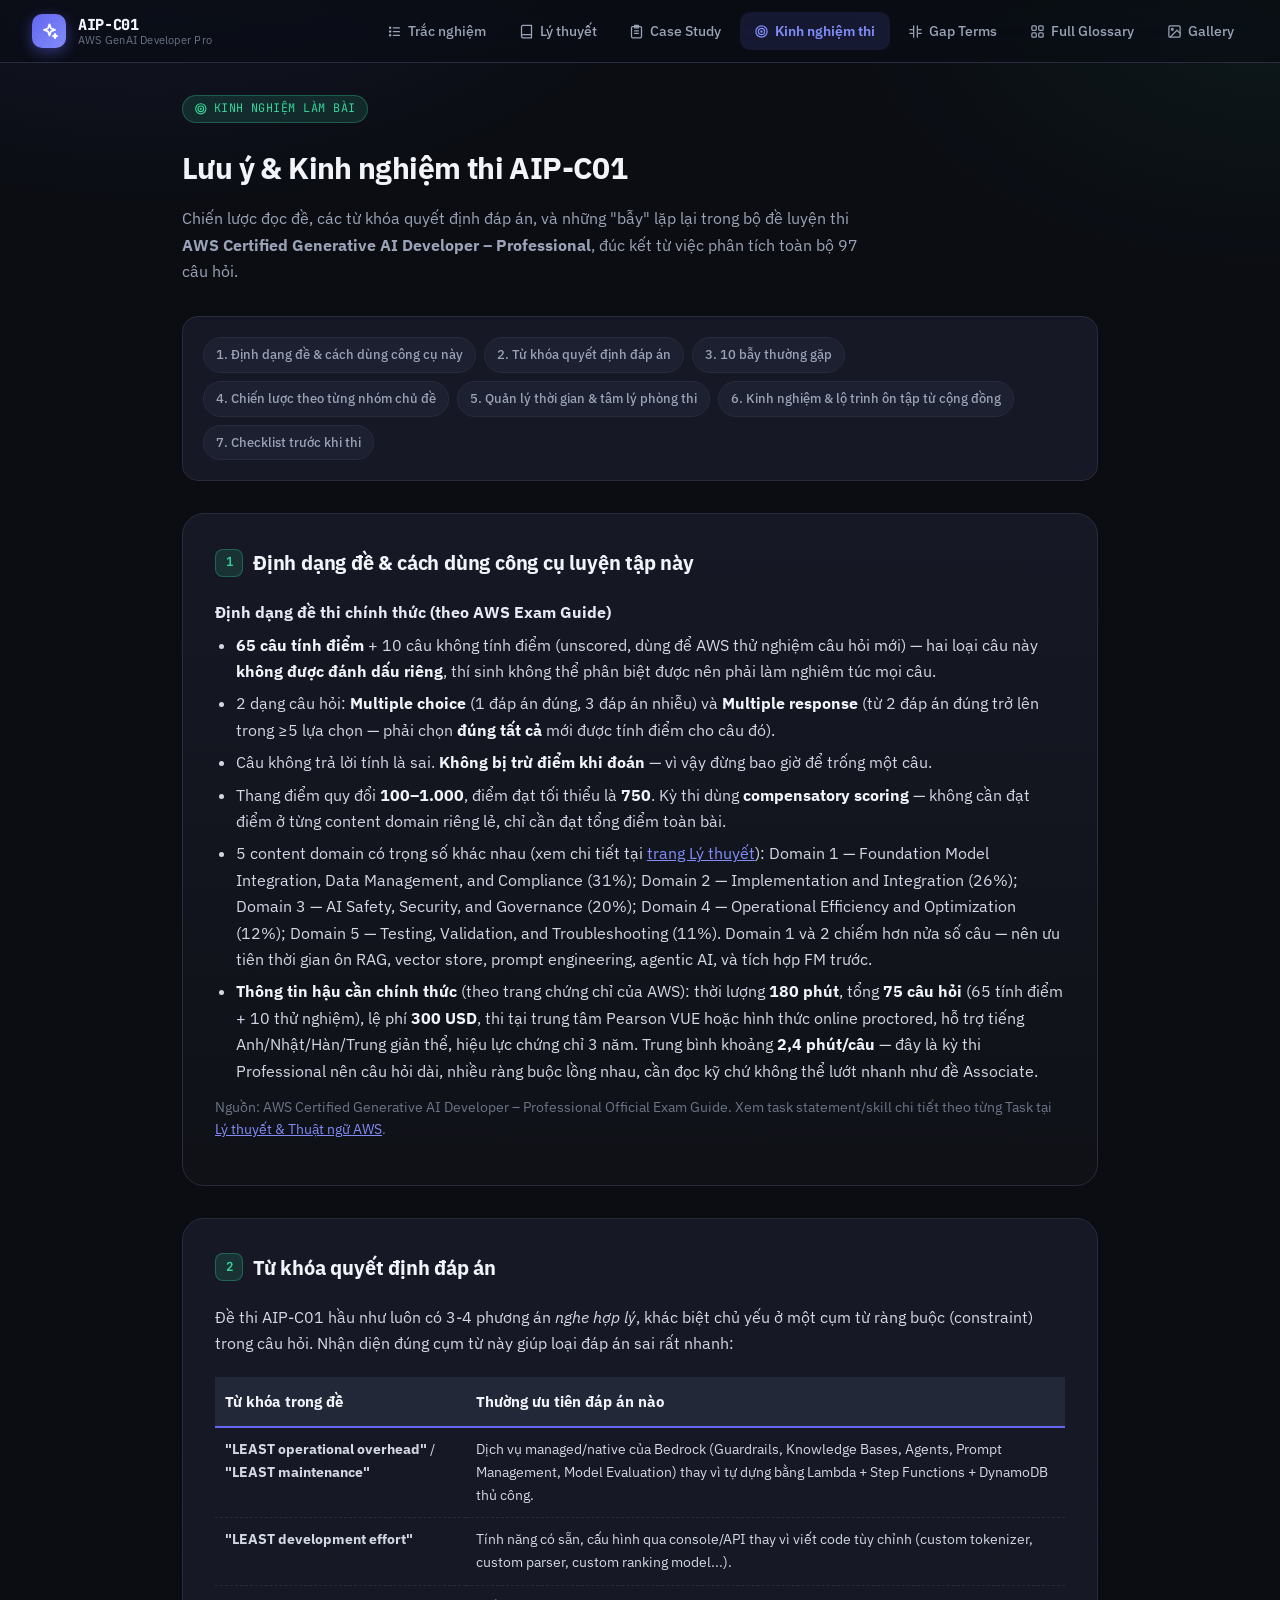
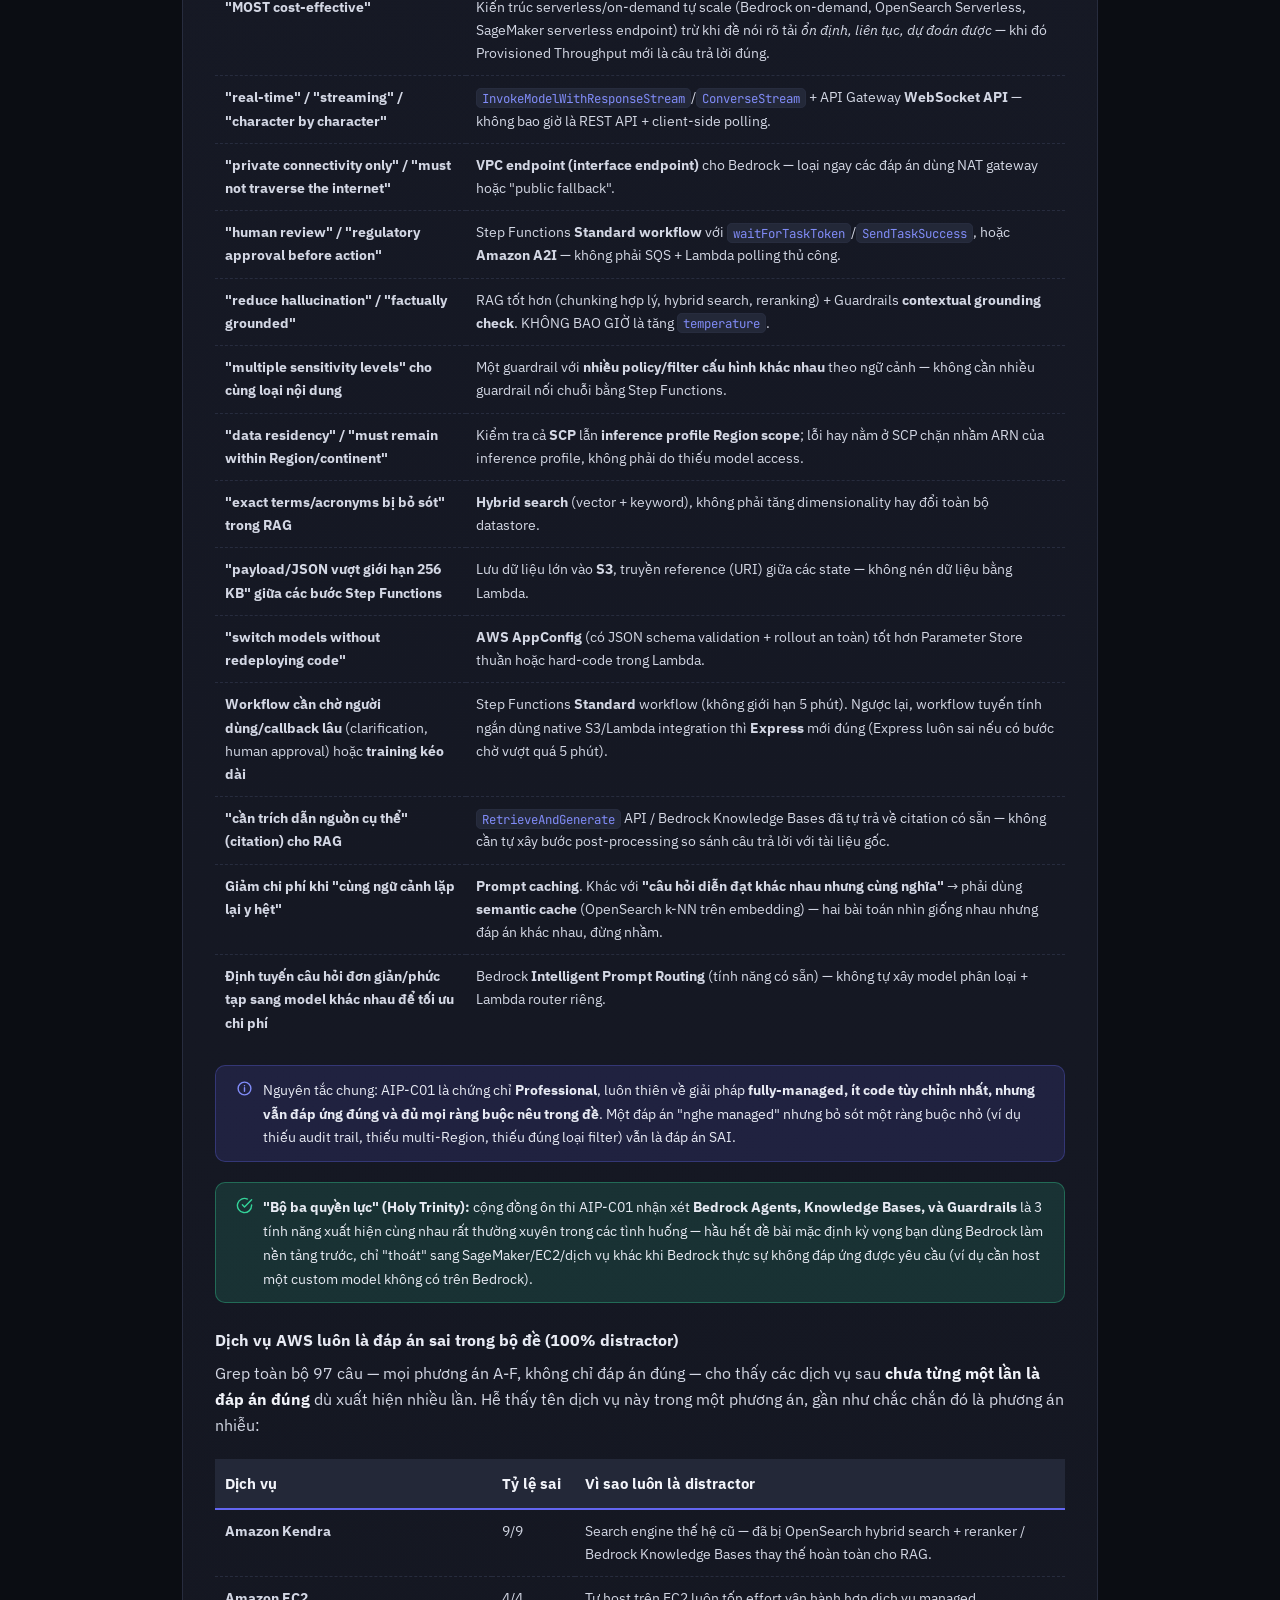
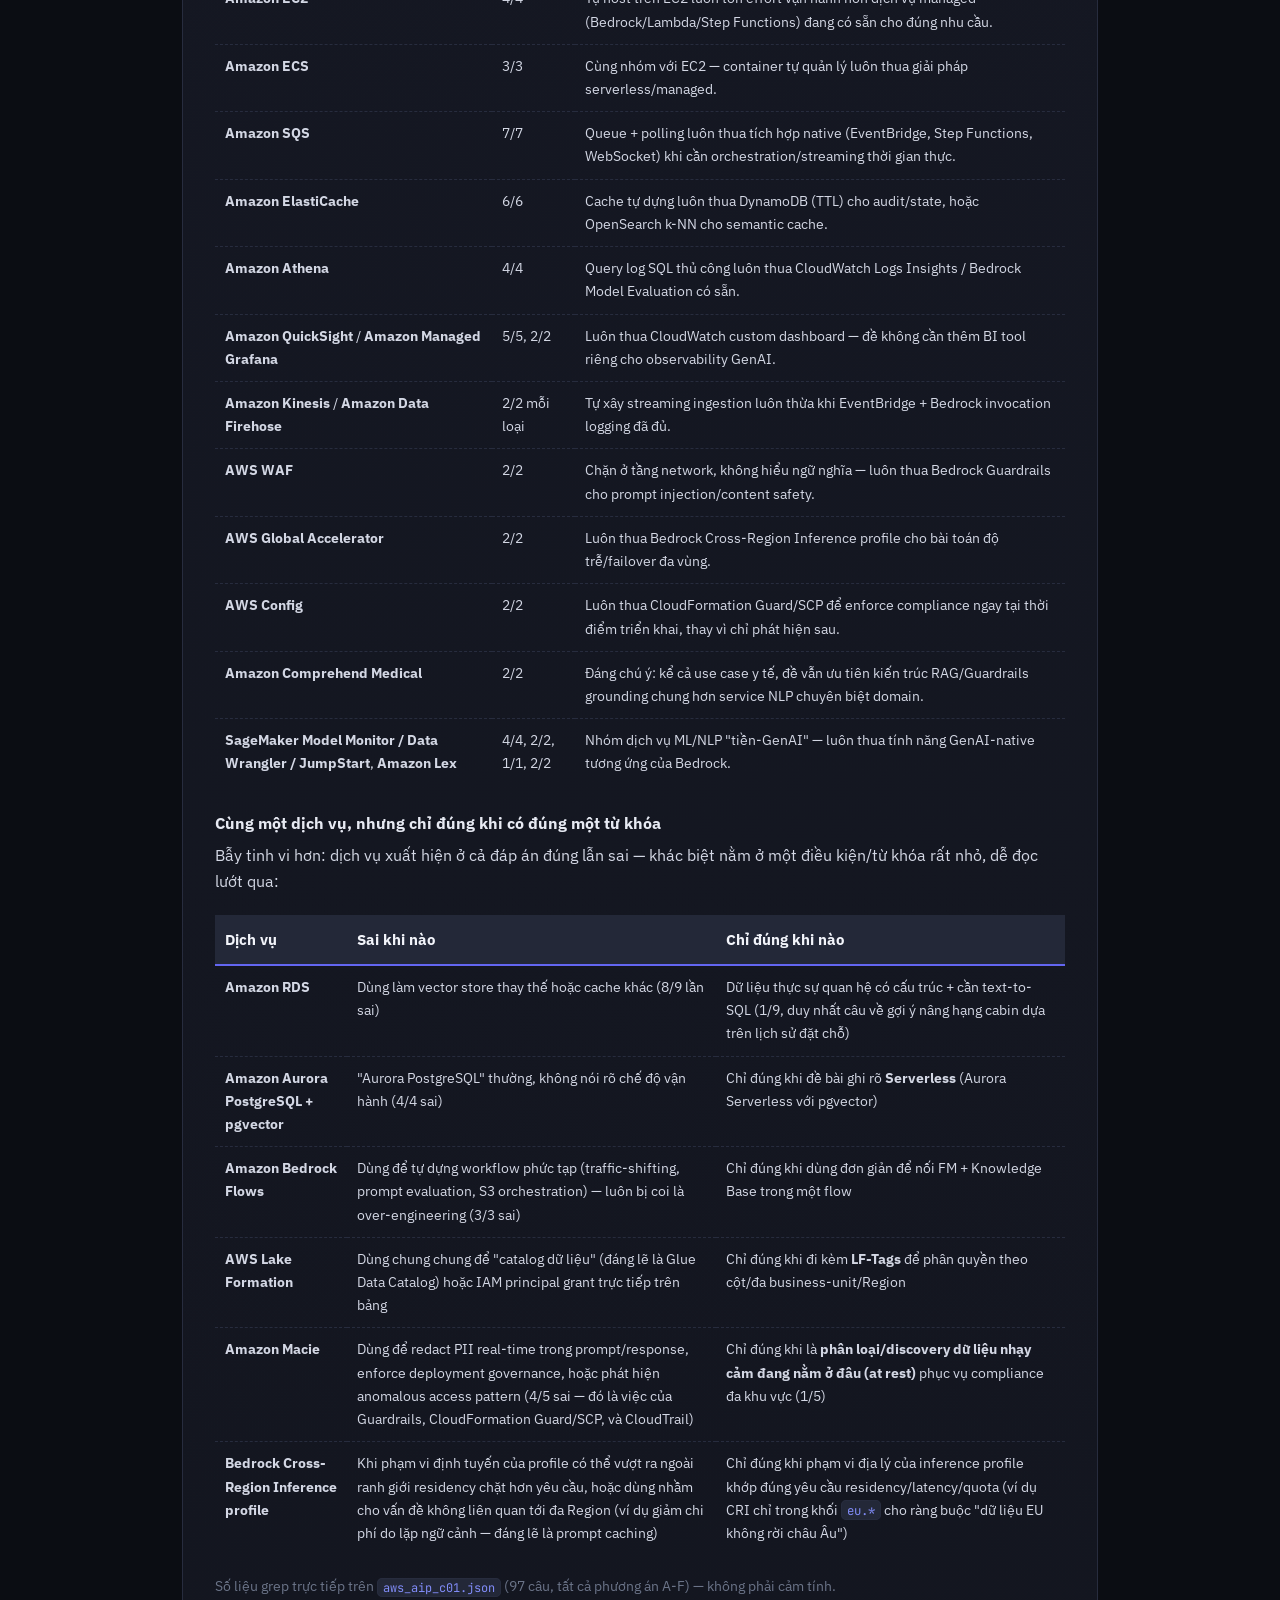
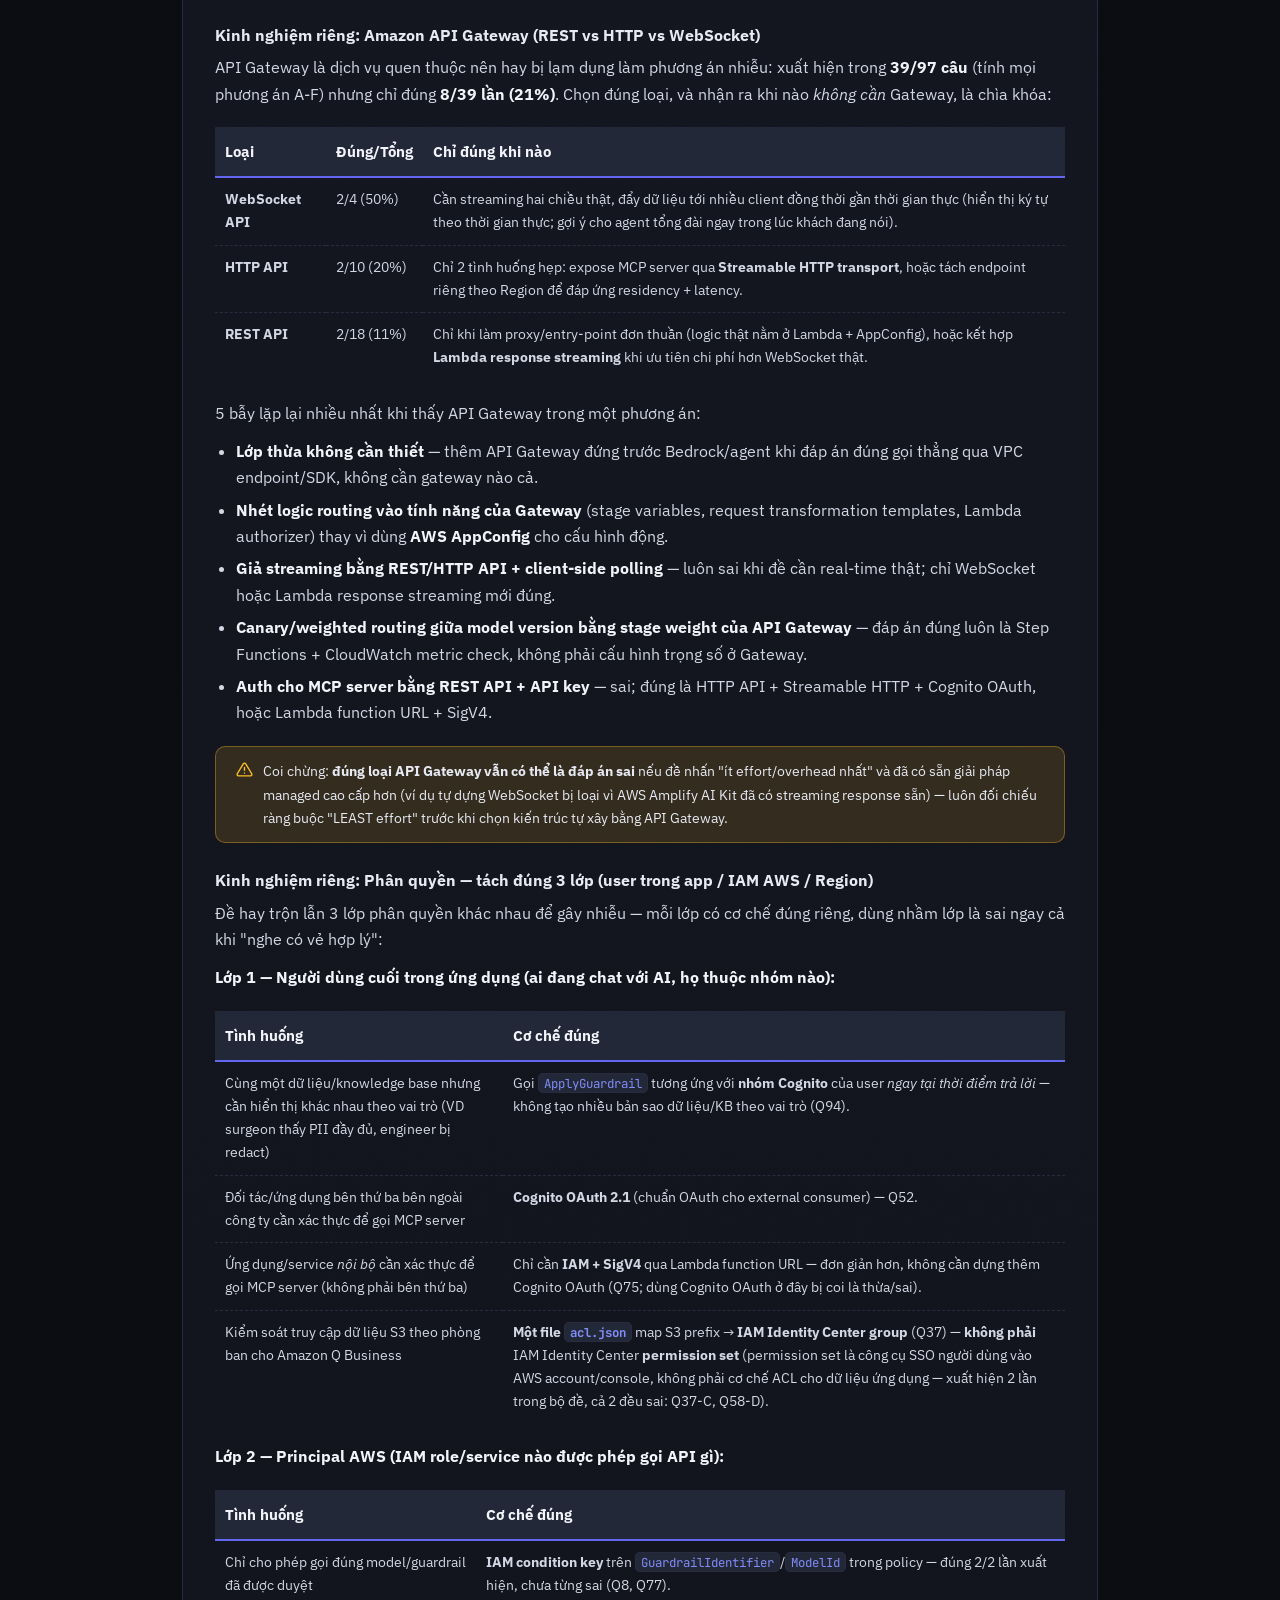
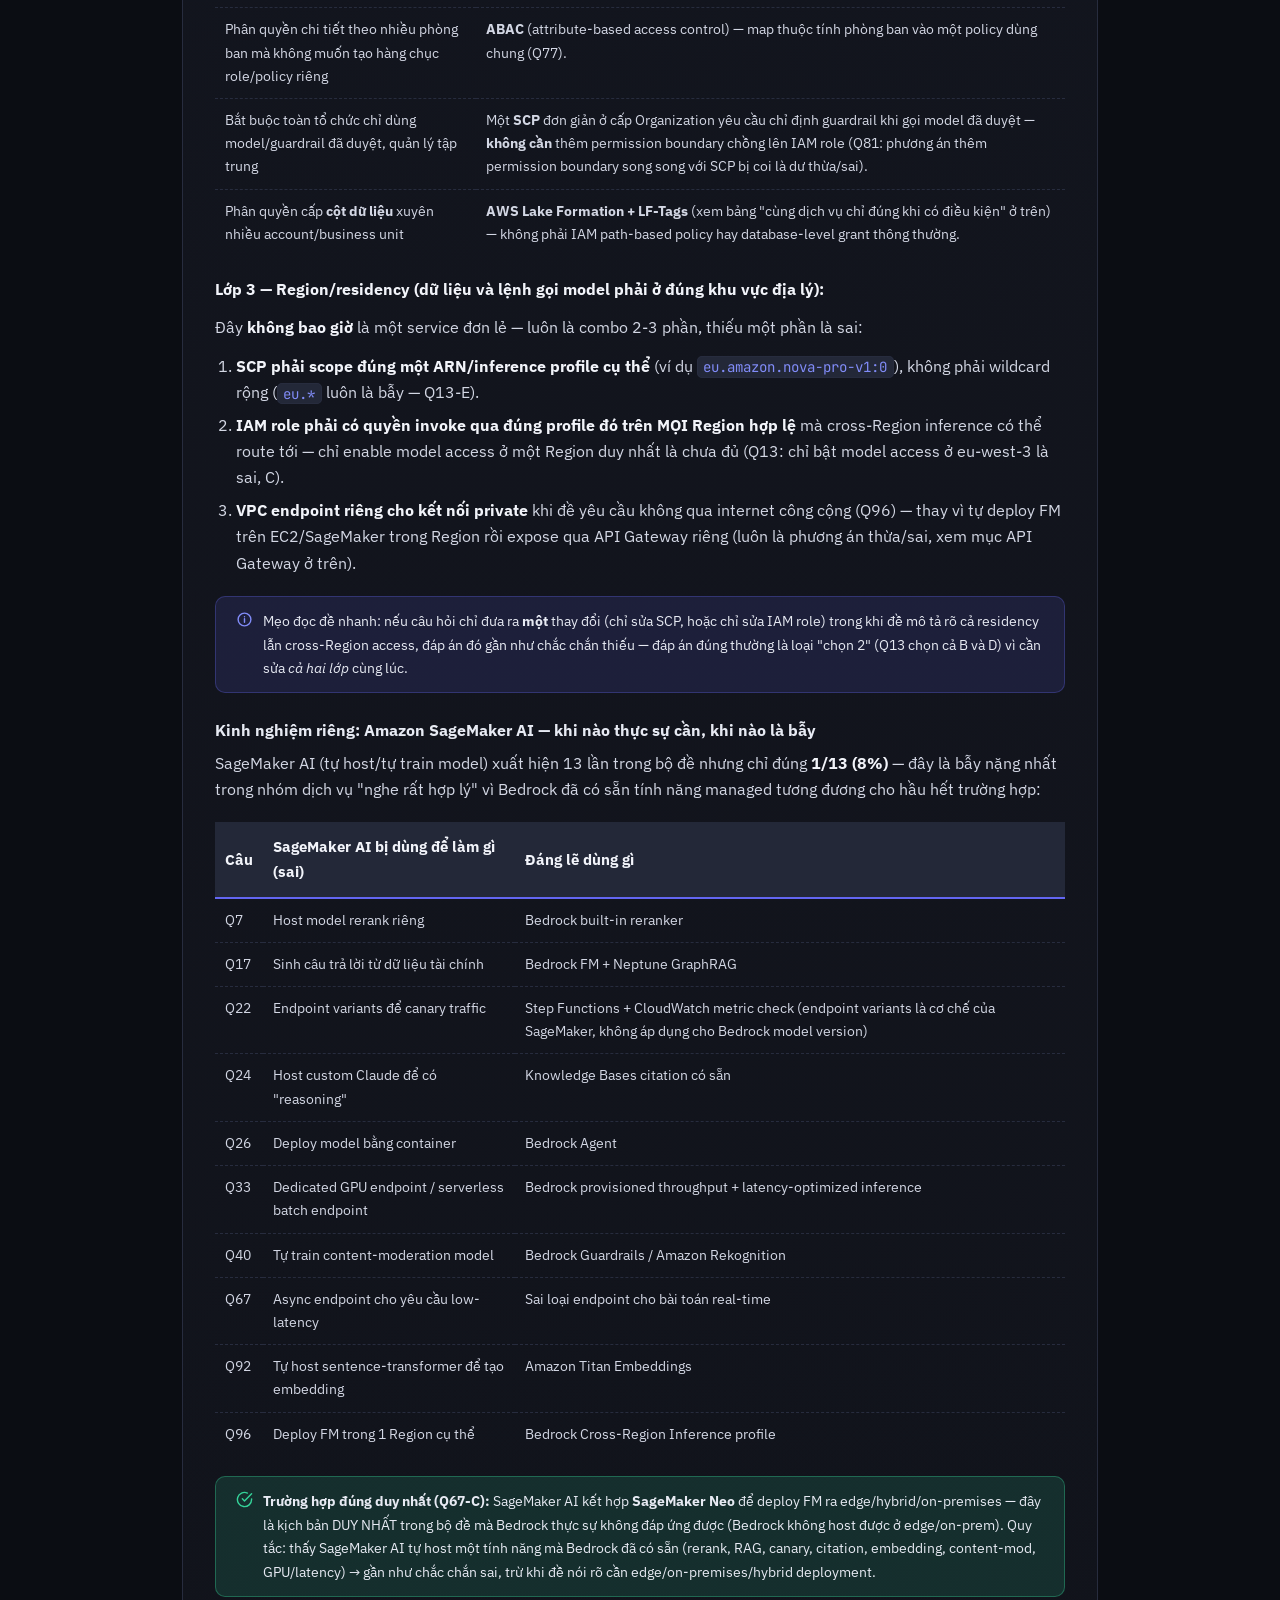
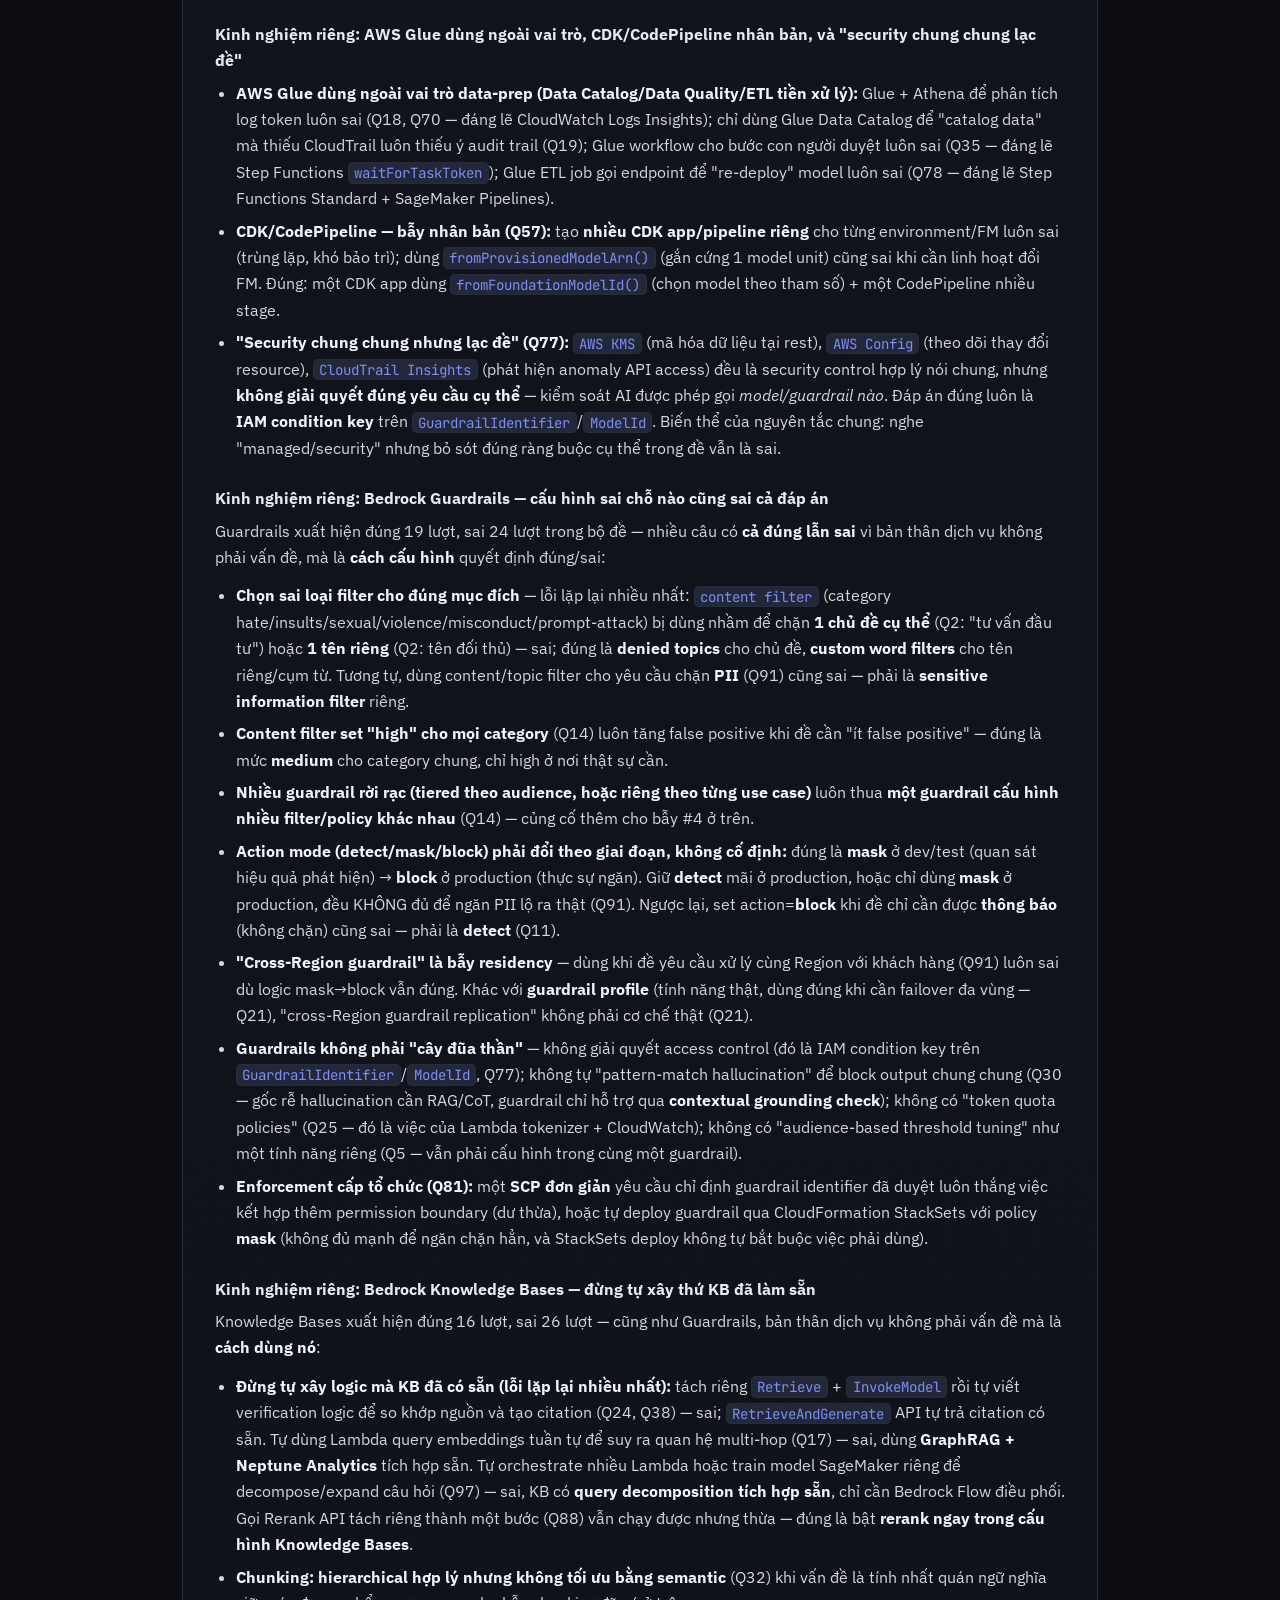
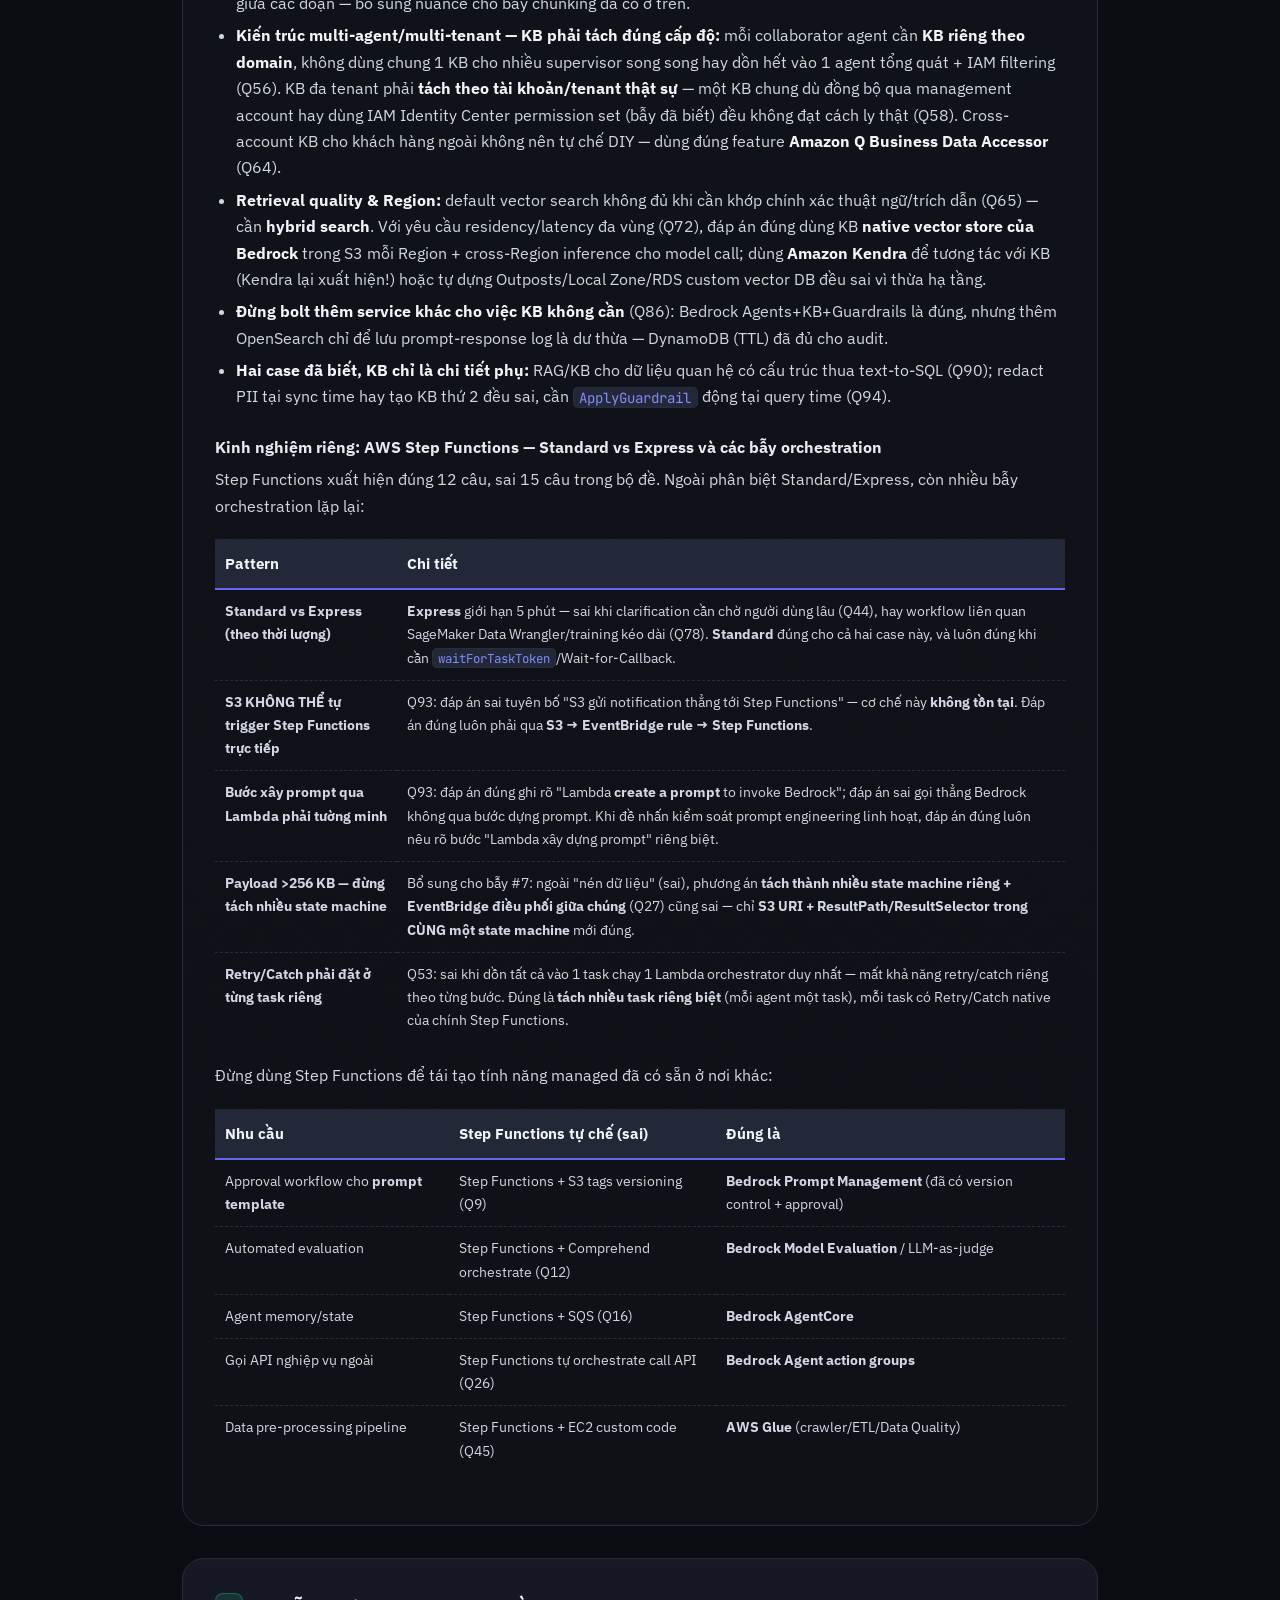
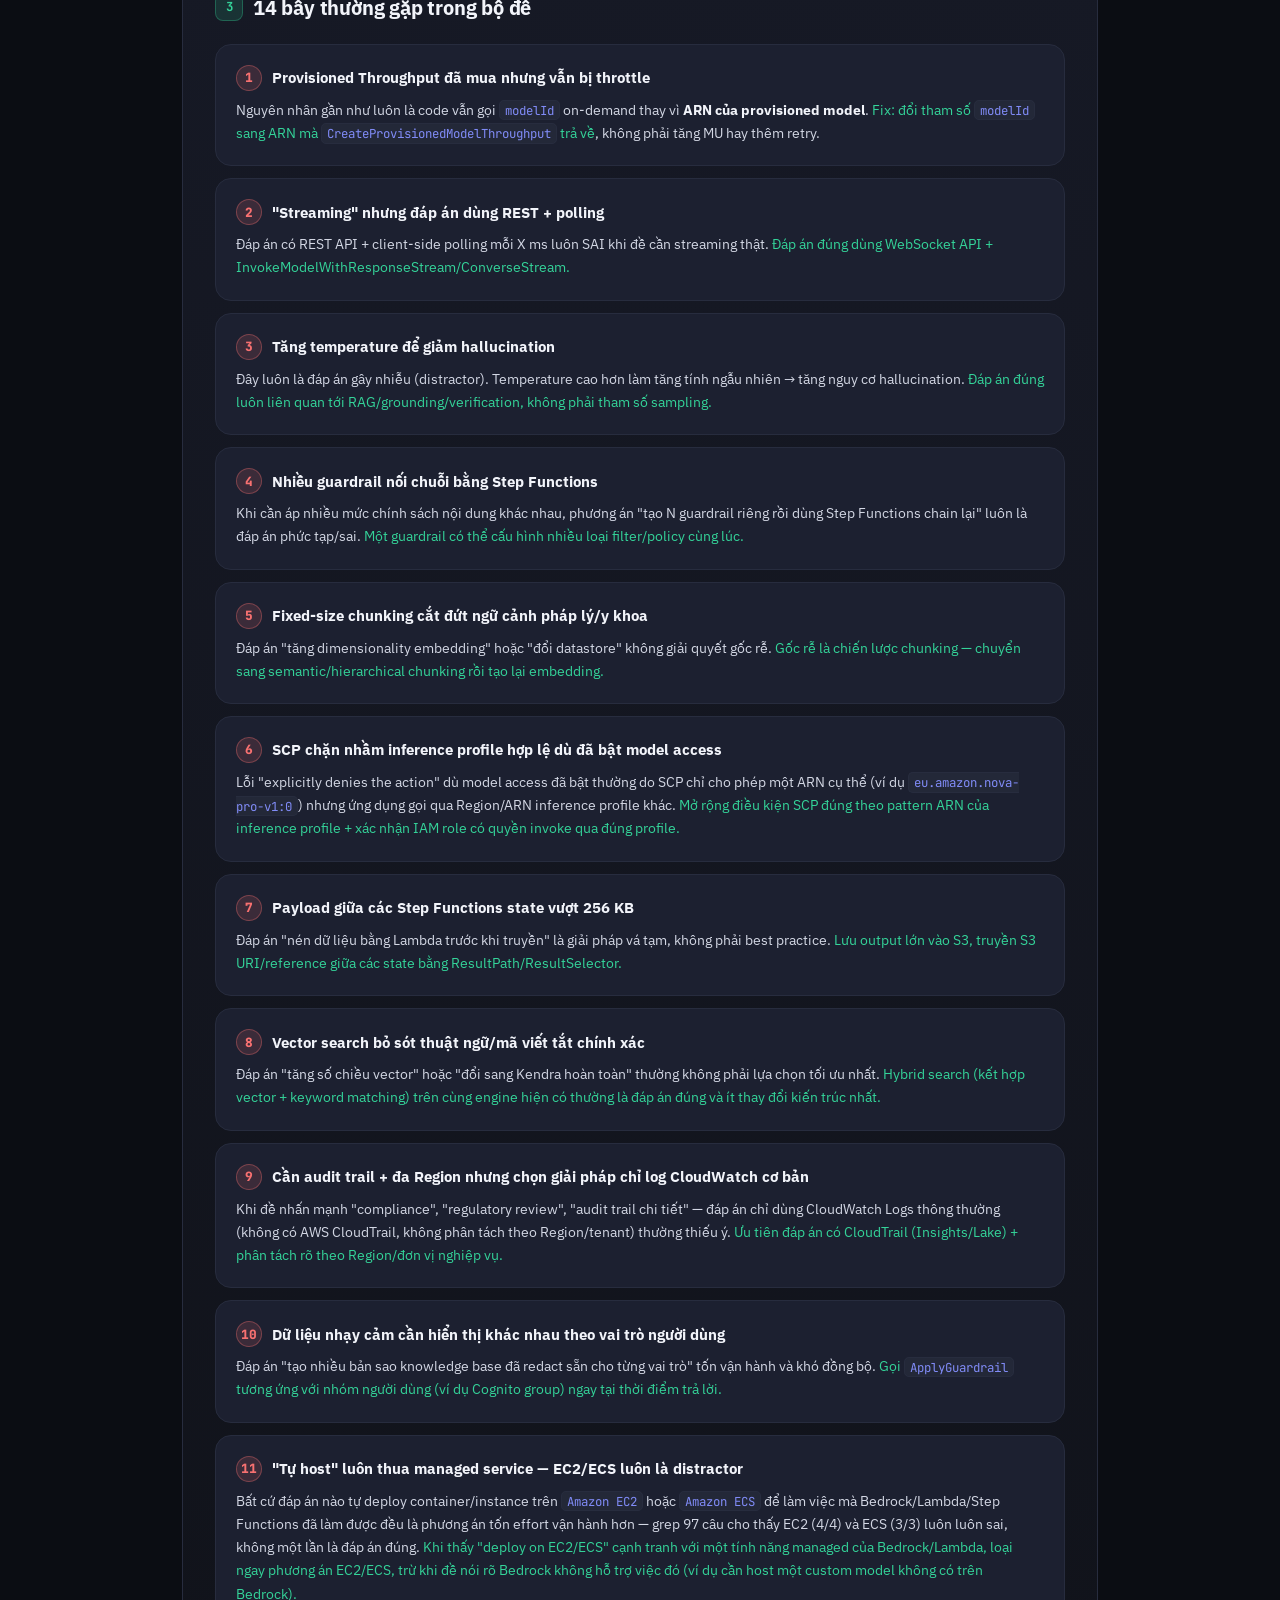
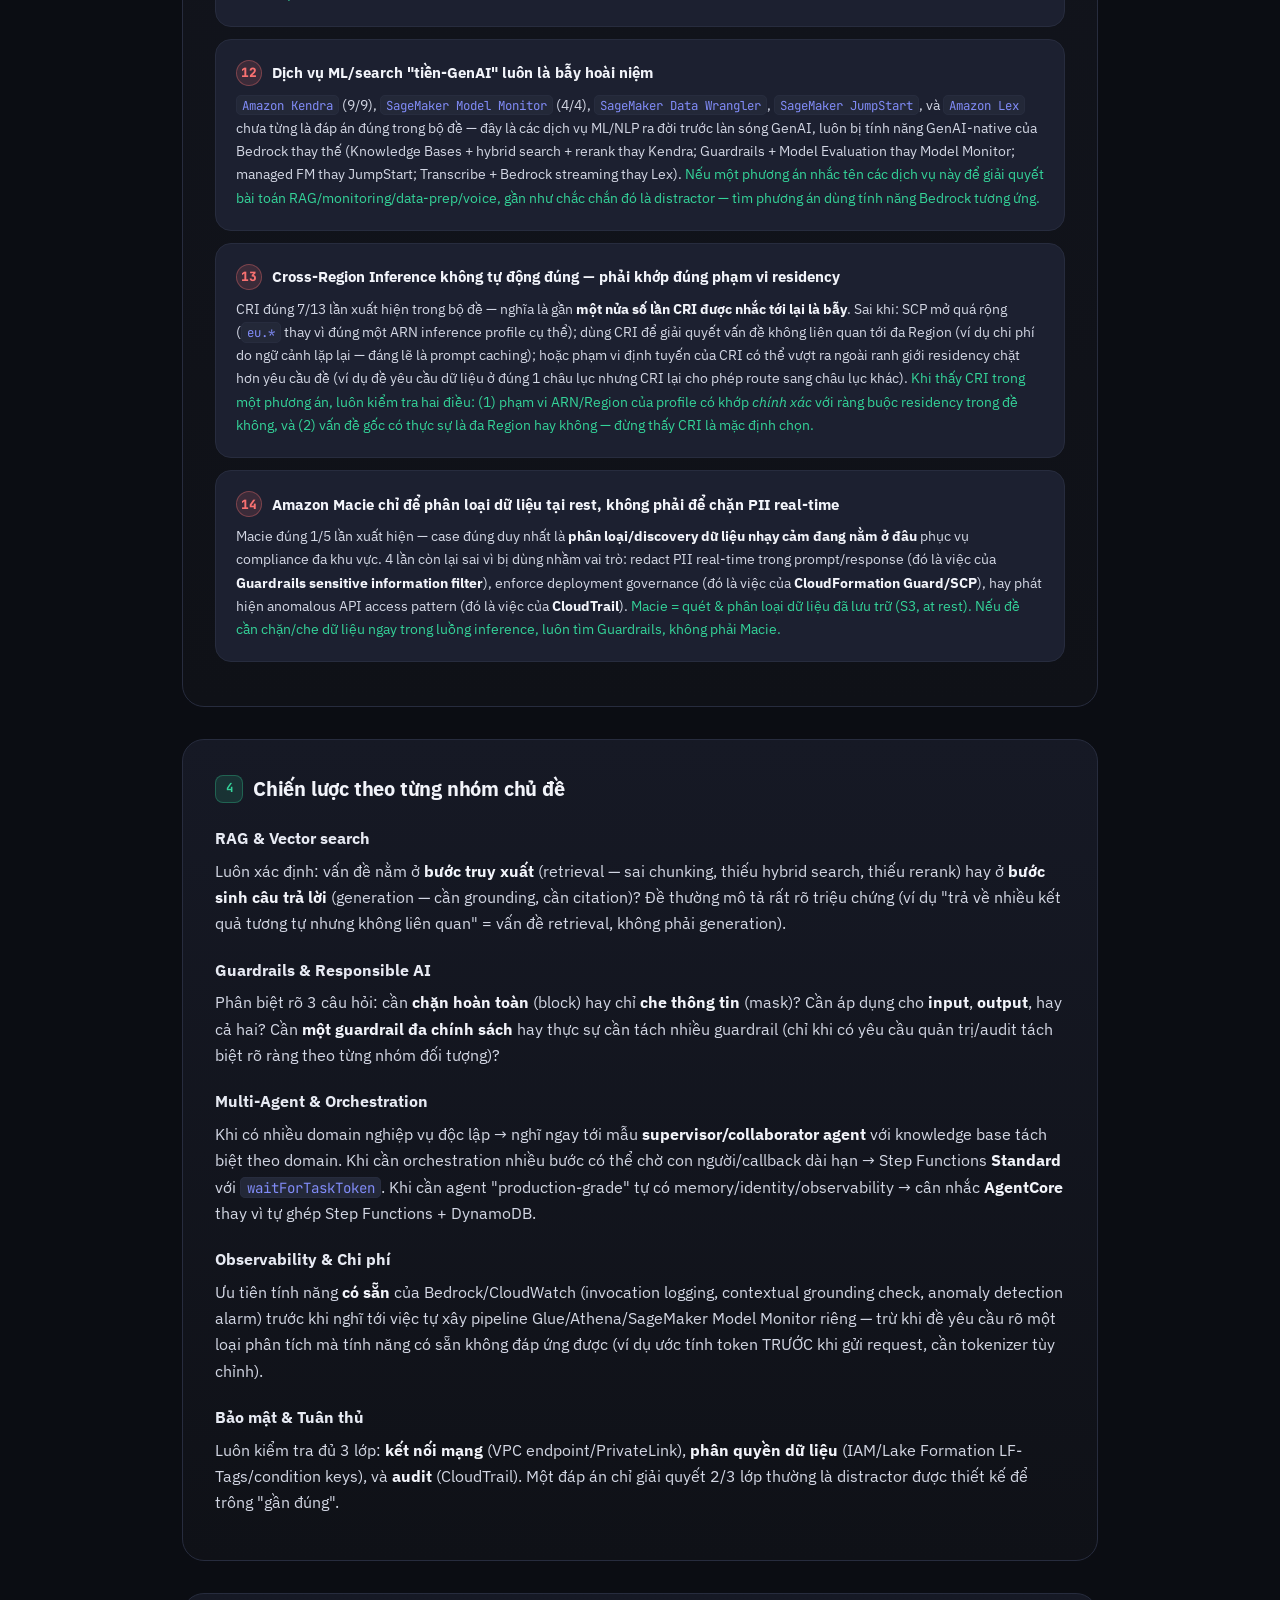
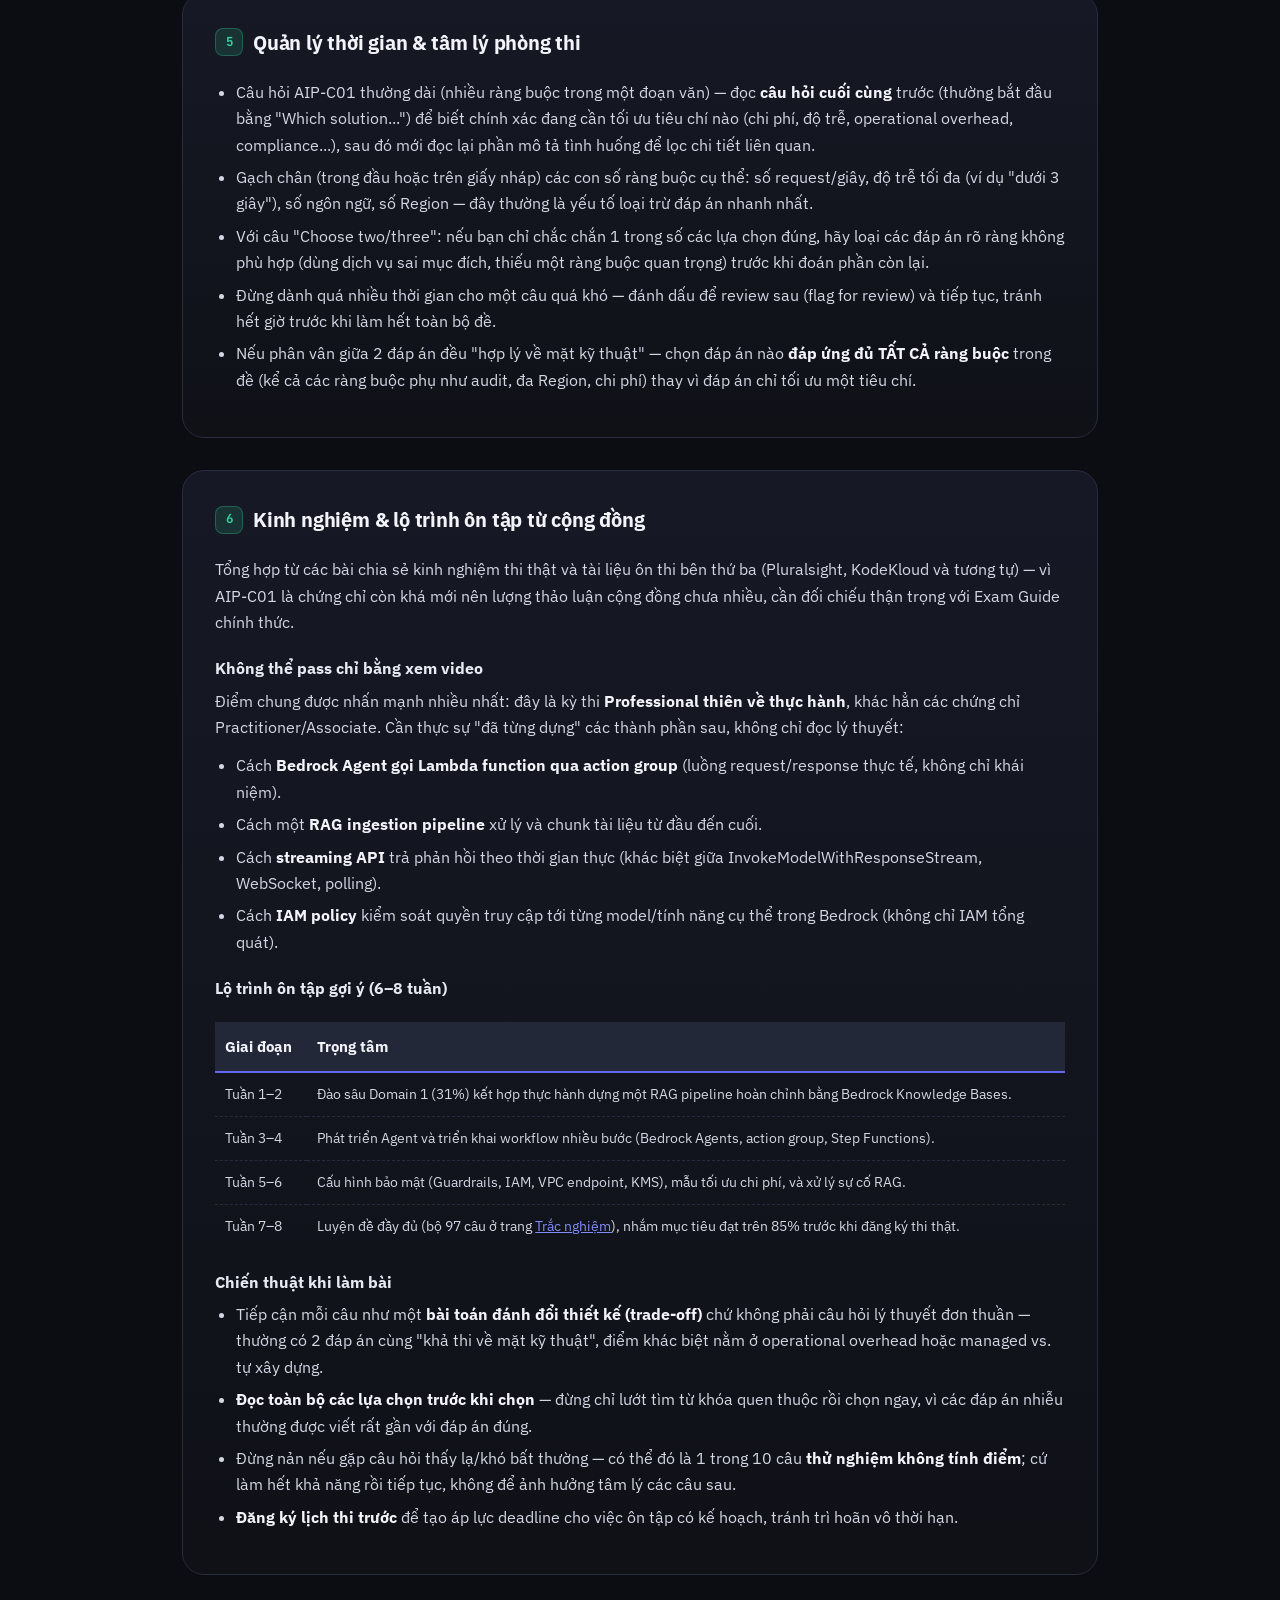
<file: tips.html>
<!doctype html>
<html lang="vi">
<head>
<meta charset="UTF-8">
<meta name="viewport" content="width=device-width, initial-scale=1.0">
<title>Kinh nghiệm & Lưu ý làm bài — AIP-C01</title>
<link rel="icon" type="image/png" href="v-icon.png">
<meta name="description" content="Chiến lược làm bài, từ khóa bẫy đề, và kinh nghiệm thi AWS Certified Generative AI Developer – Professional (AIP-C01).">
<link rel="preconnect" href="https://fonts.googleapis.com">
<link rel="preconnect" href="https://fonts.gstatic.com" crossorigin>
<link href="https://fonts.googleapis.com/css2?family=IBM+Plex+Sans:wght@300;400;500;600;700&family=JetBrains+Mono:wght@400;500;600;700;800&display=swap" rel="stylesheet">
<link rel="stylesheet" href="nav.css">
<style>
  *, *::before, *::after { box-sizing: border-box; margin: 0; padding: 0; }

  :root {
    --bg:        #0B0D13;
    --bg-2:      #0F1117;
    --surface:   #161925;
    --surface-2: #1C2030;
    --surface-3: #232838;
    --border:    #272C3E;
    --border-2:  #333A52;
    --text:      #F2F4FA;
    --muted:     #9AA3B7;
    --muted-2:   #6B7488;

    --accent:    #6366F1;
    --accent-2:  #818CF8;
    --accent-dim: rgba(99, 102, 241, 0.14);
    --good:      #34D399;
    --good-dim:  rgba(52, 211, 153, 0.14);
    --bad:       #F87171;
    --bad-dim:   rgba(248, 113, 113, 0.14);
    --warn:      #FBBF24;
    --warn-dim:  rgba(251, 191, 36, 0.14);

    --font-mono: 'JetBrains Mono', 'Fira Code', ui-monospace, monospace;
    --font-body: 'IBM Plex Sans', -apple-system, 'Segoe UI', system-ui, sans-serif;

    --space-xs: 0.375rem;
    --space-s:  0.75rem;
    --space-m:  1.25rem;
    --space-l:  2rem;
    --space-xl: 3rem;

    --radius:    10px;
    --radius-lg: 16px;
    --radius-xl: 22px;

    --shadow:    0 8px 24px rgba(0,0,0,0.35);
    --ease: cubic-bezier(0.4, 0, 0.2, 1);
  }

  html { font-size: 16px; -webkit-font-smoothing: antialiased; text-rendering: optimizeLegibility; scroll-behavior: smooth; }

  body {
    background:
      radial-gradient(900px 500px at 12% -10%, rgba(99,102,241,0.10), transparent 60%),
      radial-gradient(800px 500px at 100% 0%, rgba(52,211,153,0.06), transparent 55%),
      var(--bg);
    background-attachment: fixed;
    color: var(--text);
    font-family: var(--font-body);
    line-height: 1.65;
    min-height: 100vh;
  }

  ::selection { background: var(--accent-dim); color: var(--text); }
  *:focus-visible { outline: 2px solid var(--accent-2); outline-offset: 2px; border-radius: 4px; }

  .icon { width: 1.15em; height: 1.15em; stroke: currentColor; fill: none; stroke-width: 2; stroke-linecap: round; stroke-linejoin: round; flex: 0 0 auto; }
  code { font-family: var(--font-mono); font-size: 0.88em; background: var(--surface-3); border: 1px solid var(--border); border-radius: 5px; padding: 0.05em 0.4em; color: var(--accent-2); }
  a { color: var(--accent-2); }

  /* ── LAYOUT ── */
  main { max-width: 980px; margin: 0 auto; padding: var(--space-l) var(--space-l) var(--space-xl); }

  .hero { margin-bottom: var(--space-l); }
  .hero .eyebrow {
    display: inline-flex; align-items: center; gap: 6px;
    font-family: var(--font-mono); font-size: 0.74rem; letter-spacing: 0.04em;
    color: var(--good); background: var(--good-dim); border: 1px solid rgba(52,211,153,0.3);
    padding: 3px 11px; border-radius: 999px; margin-bottom: var(--space-m);
  }
  .hero h1 { font-size: 1.9rem; font-weight: 800; letter-spacing: -0.02em; margin-bottom: var(--space-s); }
  .hero p { color: var(--muted); font-size: 1rem; max-width: 68ch; }

  .toc {
    display: flex; flex-wrap: wrap; gap: 8px;
    margin: var(--space-l) 0; padding: var(--space-m);
    background: var(--surface); border: 1px solid var(--border); border-radius: var(--radius-lg);
  }
  .toc a {
    text-decoration: none; color: var(--muted); font-size: 0.82rem; font-weight: 500;
    padding: 6px 12px; border-radius: 999px; background: var(--surface-2); border: 1px solid var(--border);
    transition: color .2s var(--ease), border-color .2s var(--ease), background .2s var(--ease);
  }
  .toc a:hover { color: var(--text); border-color: var(--border-2); background: var(--surface-3); }

  .section {
    background: linear-gradient(180deg, var(--surface), var(--bg-2));
    border: 1px solid var(--border); border-radius: var(--radius-xl);
    padding: var(--space-l); margin-bottom: var(--space-l);
    scroll-margin-top: 130px;
  }
  .section h2 {
    display: flex; align-items: center; gap: 10px;
    font-size: 1.25rem; font-weight: 800; letter-spacing: -0.01em;
    margin-bottom: var(--space-m); color: var(--text);
  }
  .section h2 .num {
    font-family: var(--font-mono); font-size: 0.78rem; font-weight: 700;
    color: var(--good); background: var(--good-dim); border: 1px solid rgba(52,211,153,0.3);
    width: 28px; height: 28px; border-radius: 8px; display: grid; place-items: center; flex: 0 0 auto;
  }
  .section h3 { font-size: 1rem; font-weight: 700; margin: var(--space-m) 0 var(--space-xs); color: #E7EAF3; }
  .section p { color: #D3D7E4; margin-bottom: var(--space-s); }
  .section ul, .section ol { color: #D3D7E4; margin: 0 0 var(--space-s) 1.3em; }
  .section li { margin-bottom: 6px; }
  .section li b, .section p b, .section li strong { color: var(--text); }

  .callout {
    display: flex; gap: 10px; align-items: flex-start;
    background: var(--accent-dim); border: 1px solid rgba(99,102,241,0.3);
    border-radius: var(--radius); padding: var(--space-s) var(--space-m); margin: var(--space-m) 0;
    font-size: 0.9rem; color: #E7EAF3;
  }
  .callout .icon { color: var(--accent-2); margin-top: 2px; width: 17px; height: 17px; }
  .callout.warn { background: var(--warn-dim); border-color: rgba(251,191,36,0.35); }
  .callout.warn .icon { color: var(--warn); }
  .callout.good { background: var(--good-dim); border-color: rgba(52,211,153,0.35); }
  .callout.good .icon { color: var(--good); }
  .callout.bad { background: var(--bad-dim); border-color: rgba(248,113,113,0.35); }
  .callout.bad .icon { color: var(--bad); }

  /* ── KEYWORD TABLE ── */
  .kw-table { width: 100%; border-collapse: collapse; margin: var(--space-m) 0; font-size: 0.88rem; }
  .kw-table th {
    text-align: left; font-family: var(--font-body); font-size: 0.95rem; font-weight: 700;
    color: var(--text); background: var(--surface-3); padding: 12px 10px; border-bottom: 2px solid var(--accent);
  }
  .kw-table td { padding: 10px; border-bottom: 1px dashed var(--border); color: #D3D7E4; vertical-align: top; }
  .kw-table tr:last-child td { border-bottom: none; }
  .kw-table code { white-space: nowrap; }

  /* ── TRAP CARDS ── */
  .trap {
    border: 1px solid var(--border); border-radius: var(--radius-lg);
    padding: var(--space-m); margin-bottom: var(--space-s);
    background: var(--surface-2);
  }
  .trap-head { display: flex; align-items: center; gap: 10px; margin-bottom: 8px; }
  .trap-num {
    font-family: var(--font-mono); font-weight: 800; font-size: 0.8rem;
    width: 26px; height: 26px; border-radius: 50%; display: grid; place-items: center;
    background: var(--bad-dim); color: var(--bad); border: 1px solid rgba(248,113,113,0.35); flex: 0 0 auto;
  }
  .trap-title { font-weight: 700; color: var(--text); font-size: 0.95rem; }
  .trap p { margin: 0; font-size: 0.88rem; }
  .trap .fix { color: var(--good); }

  .checklist { list-style: none; margin-left: 0; }
  .checklist li {
    display: flex; gap: 10px; align-items: flex-start;
    padding: 8px 0; border-bottom: 1px dashed var(--border);
  }
  .checklist li:last-child { border-bottom: none; }
  .checklist .icon { color: var(--good); margin-top: 3px; flex: 0 0 auto; }

  footer { border-top: 1px solid var(--border); padding: var(--space-l); text-align: center; }
  footer p { font-size: 0.76rem; color: var(--muted-2); font-family: var(--font-mono); }
  footer a { text-decoration: none; }
  footer a:hover { text-decoration: underline; }

  /* ── SCROLL TO TOP ── */
  .scroll-top-btn {
    position: fixed; right: 24px; bottom: 24px; z-index: 90;
    width: 46px; height: 46px; display: grid; place-items: center; border-radius: 50%;
    border: 1px solid var(--border-2);
    background: linear-gradient(135deg, var(--accent), var(--accent-2));
    color: #fff; box-shadow: 0 6px 20px rgba(99,102,241,0.4); cursor: pointer;
    opacity: 0; pointer-events: none; transform: translateY(8px);
    transition: opacity .2s var(--ease), transform .2s var(--ease), box-shadow .2s var(--ease);
  }
  .scroll-top-btn.visible { opacity: 1; pointer-events: auto; transform: none; }
  .scroll-top-btn:hover { box-shadow: 0 8px 26px rgba(99,102,241,0.55); }
  .scroll-top-btn .icon { width: 20px; height: 20px; stroke-width: 2.5; }

  @media (max-width: 720px) {
    main { padding: var(--space-m); }
    .section, .toc { padding: var(--space-m); }
    .hero h1 { font-size: 1.5rem; }
    .kw-table { display: block; overflow-x: auto; white-space: nowrap; }
    .scroll-top-btn { right: 16px; bottom: 16px; }
  }

  @media (prefers-reduced-motion: reduce) {
    html { scroll-behavior: auto; }
    *, *::before, *::after { animation-duration: .01ms !important; transition-duration: .01ms !important; }
  }
</style>
</head>
<body>

<svg width="0" height="0" style="position:absolute" aria-hidden="true">
  <defs>
    <symbol id="i-spark" viewBox="0 0 24 24"><path d="M12 3l1.9 5.2L19 10l-5.1 1.8L12 17l-1.9-5.2L5 10l5.1-1.8z"/><path d="M19 15l.7 2 2 .7-2 .7-.7 2-.7-2-2-.7 2-.7z"/></symbol>
    <symbol id="i-list" viewBox="0 0 24 24"><circle cx="5" cy="6" r="1"/><circle cx="5" cy="12" r="1"/><circle cx="5" cy="18" r="1"/><path d="M10 6h10M10 12h10M10 18h10"/></symbol>
    <symbol id="i-book" viewBox="0 0 24 24"><path d="M4 19.5A2.5 2.5 0 016.5 17H20"/><path d="M6.5 2H20v20H6.5A2.5 2.5 0 014 19.5v-15A2.5 2.5 0 016.5 2z"/></symbol>
    <symbol id="i-target" viewBox="0 0 24 24"><circle cx="12" cy="12" r="9"/><circle cx="12" cy="12" r="5"/><circle cx="12" cy="12" r="1"/></symbol>
    <symbol id="i-info" viewBox="0 0 24 24"><circle cx="12" cy="12" r="9"/><path d="M12 16v-5M12 8h.01"/></symbol>
    <symbol id="i-alert" viewBox="0 0 24 24"><path d="M10.3 3.9L1.8 18a2 2 0 001.7 3h17a2 2 0 001.7-3L13.7 3.9a2 2 0 00-3.4 0z"/><path d="M12 9v4M12 17h.01"/></symbol>
    <symbol id="i-check-circle" viewBox="0 0 24 24"><path d="M22 11.1V12a10 10 0 11-5.9-9.1"/><path d="M22 4L12 14.01l-3-3"/></symbol>
    <symbol id="i-check" viewBox="0 0 24 24"><path d="M20 6L9 17l-5-5"/></symbol>
    <symbol id="i-x" viewBox="0 0 24 24"><path d="M18 6L6 18M6 6l12 12"/></symbol>
    <symbol id="i-clock" viewBox="0 0 24 24"><circle cx="12" cy="12" r="9"/><path d="M12 7v5l3 3"/></symbol>
    <symbol id="i-clipboard" viewBox="0 0 24 24"><rect x="4" y="4" width="16" height="18" rx="2"/><path d="M9 2h6v4H9z"/><path d="M9 11h6M9 15h6"/></symbol>
    <symbol id="i-arrow-up" viewBox="0 0 24 24"><path d="M12 19V5M5 12l7-7 7 7"/></symbol>
    <symbol id="i-gap" viewBox="0 0 24 24"><path d="M9 3v18M15 3v18"/><path d="M3 9h4M17 9h4M3 15h4M17 15h4"/></symbol>
    <symbol id="i-grid" viewBox="0 0 24 24"><rect x="3" y="3" width="7" height="7" rx="1.5"/><rect x="14" y="3" width="7" height="7" rx="1.5"/><rect x="3" y="14" width="7" height="7" rx="1.5"/><rect x="14" y="14" width="7" height="7" rx="1.5"/></symbol>
    <symbol id="i-image" viewBox="0 0 24 24"><rect x="3" y="3" width="18" height="18" rx="2"/><circle cx="8.5" cy="8.5" r="1.5"/><path d="M21 15l-5-5L5 21"/></symbol>
  </defs>
</svg>

<nav data-nav></nav>
<script src="nav.js"></script>

<main>
  <div class="hero">
    <span class="eyebrow"><svg class="icon"><use href="#i-target"/></svg>KINH NGHIỆM LÀM BÀI</span>
    <h1>Lưu ý & Kinh nghiệm thi AIP-C01</h1>
    <p>Chiến lược đọc đề, các từ khóa quyết định đáp án, và những "bẫy" lặp lại trong bộ đề luyện thi
       <b>AWS Certified Generative AI Developer – Professional</b>, đúc kết từ việc phân tích toàn bộ 97 câu hỏi.</p>
  </div>

  <div class="toc" role="navigation" aria-label="Mục lục">
    <a href="#format">1. Định dạng đề & cách dùng công cụ này</a>
    <a href="#keywords">2. Từ khóa quyết định đáp án</a>
    <a href="#traps">3. 10 bẫy thường gặp</a>
    <a href="#domains">4. Chiến lược theo từng nhóm chủ đề</a>
    <a href="#time">5. Quản lý thời gian & tâm lý phòng thi</a>
    <a href="#community">6. Kinh nghiệm & lộ trình ôn tập từ cộng đồng</a>
    <a href="#checklist">7. Checklist trước khi thi</a>
  </div>

  <section class="section" id="format">
    <h2><span class="num">1</span>Định dạng đề & cách dùng công cụ luyện tập này</h2>

    <h3>Định dạng đề thi chính thức (theo AWS Exam Guide)</h3>
    <ul>
      <li><b>65 câu tính điểm</b> + 10 câu không tính điểm (unscored, dùng để AWS thử nghiệm câu hỏi mới) — hai loại
          câu này <b>không được đánh dấu riêng</b>, thí sinh không thể phân biệt được nên phải làm nghiêm túc mọi câu.</li>
      <li>2 dạng câu hỏi: <b>Multiple choice</b> (1 đáp án đúng, 3 đáp án nhiễu) và <b>Multiple response</b> (từ 2 đáp
          án đúng trở lên trong ≥5 lựa chọn — phải chọn <b>đúng tất cả</b> mới được tính điểm cho câu đó).</li>
      <li>Câu không trả lời tính là sai. <b>Không bị trừ điểm khi đoán</b> — vì vậy đừng bao giờ để trống một câu.</li>
      <li>Thang điểm quy đổi <b>100–1.000</b>, điểm đạt tối thiểu là <b>750</b>. Kỳ thi dùng
          <b>compensatory scoring</b> — không cần đạt điểm ở từng content domain riêng lẻ, chỉ cần đạt tổng điểm
          toàn bài.</li>
      <li>5 content domain có trọng số khác nhau (xem chi tiết tại <a href="theory.html">trang Lý thuyết</a>):
          Domain 1 — Foundation Model Integration, Data Management, and Compliance (31%);
          Domain 2 — Implementation and Integration (26%);
          Domain 3 — AI Safety, Security, and Governance (20%);
          Domain 4 — Operational Efficiency and Optimization (12%);
          Domain 5 — Testing, Validation, and Troubleshooting (11%).
          Domain 1 và 2 chiếm hơn nửa số câu — nên ưu tiên thời gian ôn RAG, vector store, prompt engineering, agentic
          AI, và tích hợp FM trước.</li>
      <li><b>Thông tin hậu cần chính thức</b> (theo trang chứng chỉ của AWS): thời lượng <b>180 phút</b>, tổng
          <b>75 câu hỏi</b> (65 tính điểm + 10 thử nghiệm), lệ phí <b>300 USD</b>, thi tại trung tâm Pearson VUE hoặc
          hình thức online proctored, hỗ trợ tiếng Anh/Nhật/Hàn/Trung giản thể, hiệu lực chứng chỉ 3 năm. Trung bình
          khoảng <b>2,4 phút/câu</b> — đây là kỳ thi Professional nên câu hỏi dài, nhiều ràng buộc lồng nhau, cần đọc
          kỹ chứ không thể lướt nhanh như đề Associate.</li>
    </ul>
    <p style="font-size:0.85rem; color:var(--muted-2);">Nguồn: AWS Certified Generative AI Developer – Professional
       Official Exam Guide. Xem task statement/skill chi tiết theo từng Task tại
       <a href="theory.html">Lý thuyết & Thuật ngữ AWS</a>.</p>

  </section>

  <section class="section" id="keywords">
    <h2><span class="num">2</span>Từ khóa quyết định đáp án</h2>
    <p>Đề thi AIP-C01 hầu như luôn có 3-4 phương án <i>nghe hợp lý</i>, khác biệt chủ yếu ở một cụm từ ràng buộc
       (constraint) trong câu hỏi. Nhận diện đúng cụm từ này giúp loại đáp án sai rất nhanh:</p>
    <table class="kw-table">
      <thead><tr><th>Từ khóa trong đề</th><th>Thường ưu tiên đáp án nào</th></tr></thead>
      <tbody>
        <tr><td><b>"LEAST operational overhead"</b> / <b>"LEAST maintenance"</b></td><td>Dịch vụ managed/native của Bedrock (Guardrails, Knowledge Bases, Agents, Prompt Management, Model Evaluation) thay vì tự dựng bằng Lambda + Step Functions + DynamoDB thủ công.</td></tr>
        <tr><td><b>"LEAST development effort"</b></td><td>Tính năng có sẵn, cấu hình qua console/API thay vì viết code tùy chỉnh (custom tokenizer, custom parser, custom ranking model...).</td></tr>
        <tr><td><b>"MOST cost-effective"</b></td><td>Kiến trúc serverless/on-demand tự scale (Bedrock on-demand, OpenSearch Serverless, SageMaker serverless endpoint) trừ khi đề nói rõ tải <i>ổn định, liên tục, dự đoán được</i> — khi đó Provisioned Throughput mới là câu trả lời đúng.</td></tr>
        <tr><td><b>"real-time" / "streaming" / "character by character"</b></td><td><code>InvokeModelWithResponseStream</code>/<code>ConverseStream</code> + API Gateway <b>WebSocket API</b> — không bao giờ là REST API + client-side polling.</td></tr>
        <tr><td><b>"private connectivity only" / "must not traverse the internet"</b></td><td><b>VPC endpoint (interface endpoint)</b> cho Bedrock — loại ngay các đáp án dùng NAT gateway hoặc "public fallback".</td></tr>
        <tr><td><b>"human review" / "regulatory approval before action"</b></td><td>Step Functions <b>Standard workflow</b> với <code>waitForTaskToken</code>/<code>SendTaskSuccess</code>, hoặc <b>Amazon A2I</b> — không phải SQS + Lambda polling thủ công.</td></tr>
        <tr><td><b>"reduce hallucination" / "factually grounded"</b></td><td>RAG tốt hơn (chunking hợp lý, hybrid search, reranking) + Guardrails <b>contextual grounding check</b>. KHÔNG BAO GIỜ là tăng <code>temperature</code>.</td></tr>
        <tr><td><b>"multiple sensitivity levels" cho cùng loại nội dung</b></td><td>Một guardrail với <b>nhiều policy/filter cấu hình khác nhau</b> theo ngữ cảnh — không cần nhiều guardrail nối chuỗi bằng Step Functions.</td></tr>
        <tr><td><b>"data residency" / "must remain within Region/continent"</b></td><td>Kiểm tra cả <b>SCP</b> lẫn <b>inference profile Region scope</b>; lỗi hay nằm ở SCP chặn nhầm ARN của inference profile, không phải do thiếu model access.</td></tr>
        <tr><td><b>"exact terms/acronyms bị bỏ sót" trong RAG</b></td><td><b>Hybrid search</b> (vector + keyword), không phải tăng dimensionality hay đổi toàn bộ datastore.</td></tr>
        <tr><td><b>"payload/JSON vượt giới hạn 256 KB" giữa các bước Step Functions</b></td><td>Lưu dữ liệu lớn vào <b>S3</b>, truyền reference (URI) giữa các state — không nén dữ liệu bằng Lambda.</td></tr>
        <tr><td><b>"switch models without redeploying code"</b></td><td><b>AWS AppConfig</b> (có JSON schema validation + rollout an toàn) tốt hơn Parameter Store thuần hoặc hard-code trong Lambda.</td></tr>
        <tr><td><b>Workflow cần chờ người dùng/callback lâu</b> (clarification, human approval) hoặc <b>training kéo dài</b></td><td>Step Functions <b>Standard</b> workflow (không giới hạn 5 phút). Ngược lại, workflow tuyến tính ngắn dùng native S3/Lambda integration thì <b>Express</b> mới đúng (Express luôn sai nếu có bước chờ vượt quá 5 phút).</td></tr>
        <tr><td><b>"cần trích dẫn nguồn cụ thể" (citation) cho RAG</b></td><td><code>RetrieveAndGenerate</code> API / Bedrock Knowledge Bases đã tự trả về citation có sẵn — không cần tự xây bước post-processing so sánh câu trả lời với tài liệu gốc.</td></tr>
        <tr><td><b>Giảm chi phí khi "cùng ngữ cảnh lặp lại y hệt"</b></td><td><b>Prompt caching</b>. Khác với <b>"câu hỏi diễn đạt khác nhau nhưng cùng nghĩa"</b> → phải dùng <b>semantic cache</b> (OpenSearch k-NN trên embedding) — hai bài toán nhìn giống nhau nhưng đáp án khác nhau, đừng nhầm.</td></tr>
        <tr><td><b>Định tuyến câu hỏi đơn giản/phức tạp sang model khác nhau để tối ưu chi phí</b></td><td>Bedrock <b>Intelligent Prompt Routing</b> (tính năng có sẵn) — không tự xây model phân loại + Lambda router riêng.</td></tr>
      </tbody>
    </table>
    <div class="callout">
      <svg class="icon"><use href="#i-info"/></svg>
      <span>Nguyên tắc chung: AIP-C01 là chứng chỉ <b>Professional</b>, luôn thiên về giải pháp <b>fully-managed, ít
      code tùy chỉnh nhất, nhưng vẫn đáp ứng đúng và đủ mọi ràng buộc nêu trong đề</b>. Một đáp án "nghe managed" nhưng
      bỏ sót một ràng buộc nhỏ (ví dụ thiếu audit trail, thiếu multi-Region, thiếu đúng loại filter) vẫn là đáp án SAI.</span>
    </div>
    <div class="callout good">
      <svg class="icon"><use href="#i-check-circle"/></svg>
      <span><b>"Bộ ba quyền lực" (Holy Trinity):</b> cộng đồng ôn thi AIP-C01 nhận xét <b>Bedrock Agents, Knowledge
      Bases, và Guardrails</b> là 3 tính năng xuất hiện cùng nhau rất thường xuyên trong các tình huống — hầu hết đề
      bài mặc định kỳ vọng bạn dùng Bedrock làm nền tảng trước, chỉ "thoát" sang SageMaker/EC2/dịch vụ khác khi Bedrock
      thực sự không đáp ứng được yêu cầu (ví dụ cần host một custom model không có trên Bedrock).</span>
    </div>

    <h3 style="margin-top:1.5rem;">Dịch vụ AWS luôn là đáp án sai trong bộ đề (100% distractor)</h3>
    <p>Grep toàn bộ 97 câu — mọi phương án A-F, không chỉ đáp án đúng — cho thấy các dịch vụ sau <b>chưa từng một lần
       là đáp án đúng</b> dù xuất hiện nhiều lần. Hễ thấy tên dịch vụ này trong một phương án, gần như chắc chắn đó là
       phương án nhiễu:</p>
    <table class="kw-table">
      <thead><tr><th>Dịch vụ</th><th>Tỷ lệ sai</th><th>Vì sao luôn là distractor</th></tr></thead>
      <tbody>
        <tr><td><b>Amazon Kendra</b></td><td>9/9</td><td>Search engine thế hệ cũ — đã bị OpenSearch hybrid search + reranker / Bedrock Knowledge Bases thay thế hoàn toàn cho RAG.</td></tr>
        <tr><td><b>Amazon EC2</b></td><td>4/4</td><td>Tự host trên EC2 luôn tốn effort vận hành hơn dịch vụ managed (Bedrock/Lambda/Step Functions) đang có sẵn cho đúng nhu cầu.</td></tr>
        <tr><td><b>Amazon ECS</b></td><td>3/3</td><td>Cùng nhóm với EC2 — container tự quản lý luôn thua giải pháp serverless/managed.</td></tr>
        <tr><td><b>Amazon SQS</b></td><td>7/7</td><td>Queue + polling luôn thua tích hợp native (EventBridge, Step Functions, WebSocket) khi cần orchestration/streaming thời gian thực.</td></tr>
        <tr><td><b>Amazon ElastiCache</b></td><td>6/6</td><td>Cache tự dựng luôn thua DynamoDB (TTL) cho audit/state, hoặc OpenSearch k-NN cho semantic cache.</td></tr>
        <tr><td><b>Amazon Athena</b></td><td>4/4</td><td>Query log SQL thủ công luôn thua CloudWatch Logs Insights / Bedrock Model Evaluation có sẵn.</td></tr>
        <tr><td><b>Amazon QuickSight</b> / <b>Amazon Managed Grafana</b></td><td>5/5, 2/2</td><td>Luôn thua CloudWatch custom dashboard — đề không cần thêm BI tool riêng cho observability GenAI.</td></tr>
        <tr><td><b>Amazon Kinesis</b> / <b>Amazon Data Firehose</b></td><td>2/2 mỗi loại</td><td>Tự xây streaming ingestion luôn thừa khi EventBridge + Bedrock invocation logging đã đủ.</td></tr>
        <tr><td><b>AWS WAF</b></td><td>2/2</td><td>Chặn ở tầng network, không hiểu ngữ nghĩa — luôn thua Bedrock Guardrails cho prompt injection/content safety.</td></tr>
        <tr><td><b>AWS Global Accelerator</b></td><td>2/2</td><td>Luôn thua Bedrock Cross-Region Inference profile cho bài toán độ trễ/failover đa vùng.</td></tr>
        <tr><td><b>AWS Config</b></td><td>2/2</td><td>Luôn thua CloudFormation Guard/SCP để enforce compliance ngay tại thời điểm triển khai, thay vì chỉ phát hiện sau.</td></tr>
        <tr><td><b>Amazon Comprehend Medical</b></td><td>2/2</td><td>Đáng chú ý: kể cả use case y tế, đề vẫn ưu tiên kiến trúc RAG/Guardrails grounding chung hơn service NLP chuyên biệt domain.</td></tr>
        <tr><td><b>SageMaker Model Monitor / Data Wrangler / JumpStart</b>, <b>Amazon Lex</b></td><td>4/4, 2/2, 1/1, 2/2</td><td>Nhóm dịch vụ ML/NLP "tiền-GenAI" — luôn thua tính năng GenAI-native tương ứng của Bedrock.</td></tr>
      </tbody>
    </table>

    <h3 style="margin-top:1.5rem;">Cùng một dịch vụ, nhưng chỉ đúng khi có đúng một từ khóa</h3>
    <p>Bẫy tinh vi hơn: dịch vụ xuất hiện ở cả đáp án đúng lẫn sai — khác biệt nằm ở một điều kiện/từ khóa rất nhỏ, dễ đọc lướt qua:</p>
    <table class="kw-table">
      <thead><tr><th>Dịch vụ</th><th>Sai khi nào</th><th>Chỉ đúng khi nào</th></tr></thead>
      <tbody>
        <tr><td><b>Amazon RDS</b></td><td>Dùng làm vector store thay thế hoặc cache khác (8/9 lần sai)</td><td>Dữ liệu thực sự quan hệ có cấu trúc + cần text-to-SQL (1/9, duy nhất câu về gợi ý nâng hạng cabin dựa trên lịch sử đặt chỗ)</td></tr>
        <tr><td><b>Amazon Aurora PostgreSQL + pgvector</b></td><td>"Aurora PostgreSQL" thường, không nói rõ chế độ vận hành (4/4 sai)</td><td>Chỉ đúng khi đề bài ghi rõ <b>Serverless</b> (Aurora Serverless với pgvector)</td></tr>
        <tr><td><b>Amazon Bedrock Flows</b></td><td>Dùng để tự dựng workflow phức tạp (traffic-shifting, prompt evaluation, S3 orchestration) — luôn bị coi là over-engineering (3/3 sai)</td><td>Chỉ đúng khi dùng đơn giản để nối FM + Knowledge Base trong một flow</td></tr>
        <tr><td><b>AWS Lake Formation</b></td><td>Dùng chung chung để "catalog dữ liệu" (đáng lẽ là Glue Data Catalog) hoặc IAM principal grant trực tiếp trên bảng</td><td>Chỉ đúng khi đi kèm <b>LF-Tags</b> để phân quyền theo cột/đa business-unit/Region</td></tr>
        <tr><td><b>Amazon Macie</b></td><td>Dùng để redact PII real-time trong prompt/response, enforce deployment governance, hoặc phát hiện anomalous access pattern (4/5 sai — đó là việc của Guardrails, CloudFormation Guard/SCP, và CloudTrail)</td><td>Chỉ đúng khi là <b>phân loại/discovery dữ liệu nhạy cảm đang nằm ở đâu (at rest)</b> phục vụ compliance đa khu vực (1/5)</td></tr>
        <tr><td><b>Bedrock Cross-Region Inference profile</b></td><td>Khi phạm vi định tuyến của profile có thể vượt ra ngoài ranh giới residency chặt hơn yêu cầu, hoặc dùng nhầm cho vấn đề không liên quan tới đa Region (ví dụ giảm chi phí do lặp ngữ cảnh — đáng lẽ là prompt caching)</td><td>Chỉ đúng khi phạm vi địa lý của inference profile khớp đúng yêu cầu residency/latency/quota (ví dụ CRI chỉ trong khối <code>eu.*</code> cho ràng buộc "dữ liệu EU không rời châu Âu")</td></tr>
      </tbody>
    </table>
    <p style="font-size:0.85rem; color:var(--muted-2);">Số liệu grep trực tiếp trên <code>aws_aip_c01.json</code> (97 câu, tất cả phương án A-F) — không phải cảm tính.</p>

    <h3 style="margin-top:1.5rem;">Kinh nghiệm riêng: Amazon API Gateway (REST vs HTTP vs WebSocket)</h3>
    <p>API Gateway là dịch vụ quen thuộc nên hay bị lạm dụng làm phương án nhiễu: xuất hiện trong <b>39/97 câu</b> (tính
       mọi phương án A-F) nhưng chỉ đúng <b>8/39 lần (21%)</b>. Chọn đúng loại, và nhận ra khi nào <i>không cần</i>
       Gateway, là chìa khóa:</p>
    <table class="kw-table">
      <thead><tr><th>Loại</th><th>Đúng/Tổng</th><th>Chỉ đúng khi nào</th></tr></thead>
      <tbody>
        <tr><td><b>WebSocket API</b></td><td>2/4 (50%)</td><td>Cần streaming hai chiều thật, đẩy dữ liệu tới nhiều client đồng thời gần thời gian thực (hiển thị ký tự theo thời gian thực; gợi ý cho agent tổng đài ngay trong lúc khách đang nói).</td></tr>
        <tr><td><b>HTTP API</b></td><td>2/10 (20%)</td><td>Chỉ 2 tình huống hẹp: expose MCP server qua <b>Streamable HTTP transport</b>, hoặc tách endpoint riêng theo Region để đáp ứng residency + latency.</td></tr>
        <tr><td><b>REST API</b></td><td>2/18 (11%)</td><td>Chỉ khi làm proxy/entry-point đơn thuần (logic thật nằm ở Lambda + AppConfig), hoặc kết hợp <b>Lambda response streaming</b> khi ưu tiên chi phí hơn WebSocket thật.</td></tr>
      </tbody>
    </table>
    <p>5 bẫy lặp lại nhiều nhất khi thấy API Gateway trong một phương án:</p>
    <ul>
      <li><b>Lớp thừa không cần thiết</b> — thêm API Gateway đứng trước Bedrock/agent khi đáp án đúng gọi thẳng qua VPC endpoint/SDK, không cần gateway nào cả.</li>
      <li><b>Nhét logic routing vào tính năng của Gateway</b> (stage variables, request transformation templates, Lambda authorizer) thay vì dùng <b>AWS AppConfig</b> cho cấu hình động.</li>
      <li><b>Giả streaming bằng REST/HTTP API + client-side polling</b> — luôn sai khi đề cần real-time thật; chỉ WebSocket hoặc Lambda response streaming mới đúng.</li>
      <li><b>Canary/weighted routing giữa model version bằng stage weight của API Gateway</b> — đáp án đúng luôn là Step Functions + CloudWatch metric check, không phải cấu hình trọng số ở Gateway.</li>
      <li><b>Auth cho MCP server bằng REST API + API key</b> — sai; đúng là HTTP API + Streamable HTTP + Cognito OAuth, hoặc Lambda function URL + SigV4.</li>
    </ul>
    <div class="callout warn">
      <svg class="icon"><use href="#i-alert"/></svg>
      <span>Coi chừng: <b>đúng loại API Gateway vẫn có thể là đáp án sai</b> nếu đề nhấn "ít effort/overhead nhất" và
      đã có sẵn giải pháp managed cao cấp hơn (ví dụ tự dựng WebSocket bị loại vì AWS Amplify AI Kit đã có streaming
      response sẵn) — luôn đối chiếu ràng buộc "LEAST effort" trước khi chọn kiến trúc tự xây bằng API Gateway.</span>
    </div>

    <h3 style="margin-top:1.5rem;">Kinh nghiệm riêng: Phân quyền — tách đúng 3 lớp (user trong app / IAM AWS / Region)</h3>
    <p>Đề hay trộn lẫn 3 lớp phân quyền khác nhau để gây nhiễu — mỗi lớp có cơ chế đúng riêng, dùng nhầm lớp là sai
       ngay cả khi "nghe có vẻ hợp lý":</p>

    <p><b>Lớp 1 — Người dùng cuối trong ứng dụng (ai đang chat với AI, họ thuộc nhóm nào):</b></p>
    <table class="kw-table">
      <thead><tr><th>Tình huống</th><th>Cơ chế đúng</th></tr></thead>
      <tbody>
        <tr><td>Cùng một dữ liệu/knowledge base nhưng cần hiển thị khác nhau theo vai trò (VD surgeon thấy PII đầy đủ, engineer bị redact)</td><td>Gọi <code>ApplyGuardrail</code> tương ứng với <b>nhóm Cognito</b> của user <i>ngay tại thời điểm trả lời</i> — không tạo nhiều bản sao dữ liệu/KB theo vai trò (Q94).</td></tr>
        <tr><td>Đối tác/ứng dụng bên thứ ba bên ngoài công ty cần xác thực để gọi MCP server</td><td><b>Cognito OAuth 2.1</b> (chuẩn OAuth cho external consumer) — Q52.</td></tr>
        <tr><td>Ứng dụng/service <i>nội bộ</i> cần xác thực để gọi MCP server (không phải bên thứ ba)</td><td>Chỉ cần <b>IAM + SigV4</b> qua Lambda function URL — đơn giản hơn, không cần dựng thêm Cognito OAuth (Q75; dùng Cognito OAuth ở đây bị coi là thừa/sai).</td></tr>
        <tr><td>Kiểm soát truy cập dữ liệu S3 theo phòng ban cho Amazon Q Business</td><td><b>Một file <code>acl.json</code></b> map S3 prefix → <b>IAM Identity Center group</b> (Q37) — <b>không phải</b> IAM Identity Center <b>permission set</b> (permission set là công cụ SSO người dùng vào AWS account/console, không phải cơ chế ACL cho dữ liệu ứng dụng — xuất hiện 2 lần trong bộ đề, cả 2 đều sai: Q37-C, Q58-D).</td></tr>
      </tbody>
    </table>

    <p><b>Lớp 2 — Principal AWS (IAM role/service nào được phép gọi API gì):</b></p>
    <table class="kw-table">
      <thead><tr><th>Tình huống</th><th>Cơ chế đúng</th></tr></thead>
      <tbody>
        <tr><td>Chỉ cho phép gọi đúng model/guardrail đã được duyệt</td><td><b>IAM condition key</b> trên <code>GuardrailIdentifier</code>/<code>ModelId</code> trong policy — đúng 2/2 lần xuất hiện, chưa từng sai (Q8, Q77).</td></tr>
        <tr><td>Phân quyền chi tiết theo nhiều phòng ban mà không muốn tạo hàng chục role/policy riêng</td><td><b>ABAC</b> (attribute-based access control) — map thuộc tính phòng ban vào một policy dùng chung (Q77).</td></tr>
        <tr><td>Bắt buộc toàn tổ chức chỉ dùng model/guardrail đã duyệt, quản lý tập trung</td><td>Một <b>SCP</b> đơn giản ở cấp Organization yêu cầu chỉ định guardrail khi gọi model đã duyệt — <b>không cần</b> thêm permission boundary chồng lên IAM role (Q81: phương án thêm permission boundary song song với SCP bị coi là dư thừa/sai).</td></tr>
        <tr><td>Phân quyền cấp <b>cột dữ liệu</b> xuyên nhiều account/business unit</td><td><b>AWS Lake Formation + LF-Tags</b> (xem bảng "cùng dịch vụ chỉ đúng khi có điều kiện" ở trên) — không phải IAM path-based policy hay database-level grant thông thường.</td></tr>
      </tbody>
    </table>

    <p><b>Lớp 3 — Region/residency (dữ liệu và lệnh gọi model phải ở đúng khu vực địa lý):</b></p>
    <p>Đây <b>không bao giờ</b> là một service đơn lẻ — luôn là combo 2-3 phần, thiếu một phần là sai:</p>
    <ol>
      <li><b>SCP phải scope đúng một ARN/inference profile cụ thể</b> (ví dụ <code>eu.amazon.nova-pro-v1:0</code>), không phải wildcard rộng (<code>eu.*</code> luôn là bẫy — Q13-E).</li>
      <li><b>IAM role phải có quyền invoke qua đúng profile đó trên MỌI Region hợp lệ</b> mà cross-Region inference có thể route tới — chỉ enable model access ở một Region duy nhất là chưa đủ (Q13: chỉ bật model access ở eu-west-3 là sai, C).</li>
      <li><b>VPC endpoint riêng cho kết nối private</b> khi đề yêu cầu không qua internet công cộng (Q96) — thay vì tự deploy FM trên EC2/SageMaker trong Region rồi expose qua API Gateway riêng (luôn là phương án thừa/sai, xem mục API Gateway ở trên).</li>
    </ol>
    <div class="callout">
      <svg class="icon"><use href="#i-info"/></svg>
      <span>Mẹo đọc đề nhanh: nếu câu hỏi chỉ đưa ra <b>một</b> thay đổi (chỉ sửa SCP, hoặc chỉ sửa IAM role) trong khi
      đề mô tả rõ cả residency lẫn cross-Region access, đáp án đó gần như chắc chắn thiếu — đáp án đúng thường là loại
      "chọn 2" (Q13 chọn cả B và D) vì cần sửa <i>cả hai lớp</i> cùng lúc.</span>
    </div>

    <h3 style="margin-top:1.5rem;">Kinh nghiệm riêng: Amazon SageMaker AI — khi nào thực sự cần, khi nào là bẫy</h3>
    <p>SageMaker AI (tự host/tự train model) xuất hiện 13 lần trong bộ đề nhưng chỉ đúng <b>1/13 (8%)</b> — đây là bẫy
       nặng nhất trong nhóm dịch vụ "nghe rất hợp lý" vì Bedrock đã có sẵn tính năng managed tương đương cho hầu hết
       trường hợp:</p>
    <table class="kw-table">
      <thead><tr><th>Câu</th><th>SageMaker AI bị dùng để làm gì (sai)</th><th>Đáng lẽ dùng gì</th></tr></thead>
      <tbody>
        <tr><td>Q7</td><td>Host model rerank riêng</td><td>Bedrock built-in reranker</td></tr>
        <tr><td>Q17</td><td>Sinh câu trả lời từ dữ liệu tài chính</td><td>Bedrock FM + Neptune GraphRAG</td></tr>
        <tr><td>Q22</td><td>Endpoint variants để canary traffic</td><td>Step Functions + CloudWatch metric check (endpoint variants là cơ chế của SageMaker, không áp dụng cho Bedrock model version)</td></tr>
        <tr><td>Q24</td><td>Host custom Claude để có "reasoning"</td><td>Knowledge Bases citation có sẵn</td></tr>
        <tr><td>Q26</td><td>Deploy model bằng container</td><td>Bedrock Agent</td></tr>
        <tr><td>Q33</td><td>Dedicated GPU endpoint / serverless batch endpoint</td><td>Bedrock provisioned throughput + latency-optimized inference</td></tr>
        <tr><td>Q40</td><td>Tự train content-moderation model</td><td>Bedrock Guardrails / Amazon Rekognition</td></tr>
        <tr><td>Q67</td><td>Async endpoint cho yêu cầu low-latency</td><td>Sai loại endpoint cho bài toán real-time</td></tr>
        <tr><td>Q92</td><td>Tự host sentence-transformer để tạo embedding</td><td>Amazon Titan Embeddings</td></tr>
        <tr><td>Q96</td><td>Deploy FM trong 1 Region cụ thể</td><td>Bedrock Cross-Region Inference profile</td></tr>
      </tbody>
    </table>
    <div class="callout good">
      <svg class="icon"><use href="#i-check-circle"/></svg>
      <span><b>Trường hợp đúng duy nhất (Q67-C):</b> SageMaker AI kết hợp <b>SageMaker Neo</b> để deploy FM ra
      edge/hybrid/on-premises — đây là kịch bản DUY NHẤT trong bộ đề mà Bedrock thực sự không đáp ứng được (Bedrock
      không host được ở edge/on-prem). Quy tắc: thấy SageMaker AI tự host một tính năng mà Bedrock đã có sẵn (rerank,
      RAG, canary, citation, embedding, content-mod, GPU/latency) → gần như chắc chắn sai, trừ khi đề nói rõ cần
      edge/on-premises/hybrid deployment.</span>
    </div>

    <h3 style="margin-top:1.5rem;">Kinh nghiệm riêng: AWS Glue dùng ngoài vai trò, CDK/CodePipeline nhân bản, và "security chung chung lạc đề"</h3>
    <ul>
      <li><b>AWS Glue dùng ngoài vai trò data-prep (Data Catalog/Data Quality/ETL tiền xử lý):</b> Glue + Athena để
          phân tích log token luôn sai (Q18, Q70 — đáng lẽ CloudWatch Logs Insights); chỉ dùng Glue Data Catalog để
          "catalog data" mà thiếu CloudTrail luôn thiếu ý audit trail (Q19); Glue workflow cho bước con người duyệt
          luôn sai (Q35 — đáng lẽ Step Functions <code>waitForTaskToken</code>); Glue ETL job gọi endpoint để
          "re-deploy" model luôn sai (Q78 — đáng lẽ Step Functions Standard + SageMaker Pipelines).</li>
      <li><b>CDK/CodePipeline — bẫy nhân bản (Q57):</b> tạo <b>nhiều CDK app/pipeline riêng</b> cho từng
          environment/FM luôn sai (trùng lặp, khó bảo trì); dùng <code>fromProvisionedModelArn()</code> (gắn cứng 1
          model unit) cũng sai khi cần linh hoạt đổi FM. <span class="fix">Đúng: một CDK app dùng
          <code>fromFoundationModelId()</code> (chọn model theo tham số) + một CodePipeline nhiều stage.</span></li>
      <li><b>"Security chung chung nhưng lạc đề" (Q77):</b> <code>AWS KMS</code> (mã hóa dữ liệu tại rest),
          <code>AWS Config</code> (theo dõi thay đổi resource), <code>CloudTrail Insights</code> (phát hiện anomaly
          API access) đều là security control hợp lý nói chung, nhưng <b>không giải quyết đúng yêu cầu cụ thể</b> —
          kiểm soát AI được phép gọi <i>model/guardrail nào</i>. Đáp án đúng luôn là <b>IAM condition key</b> trên
          <code>GuardrailIdentifier</code>/<code>ModelId</code>. Biến thể của nguyên tắc chung: nghe "managed/security"
          nhưng bỏ sót đúng ràng buộc cụ thể trong đề vẫn là sai.</li>
    </ul>

    <h3 style="margin-top:1.5rem;">Kinh nghiệm riêng: Bedrock Guardrails — cấu hình sai chỗ nào cũng sai cả đáp án</h3>
    <p>Guardrails xuất hiện đúng 19 lượt, sai 24 lượt trong bộ đề — nhiều câu có <b>cả đúng lẫn sai</b> vì bản thân
       dịch vụ không phải vấn đề, mà là <b>cách cấu hình</b> quyết định đúng/sai:</p>
    <ul>
      <li><b>Chọn sai loại filter cho đúng mục đích</b> — lỗi lặp lại nhiều nhất: <code>content filter</code> (category
          hate/insults/sexual/violence/misconduct/prompt-attack) bị dùng nhầm để chặn <b>1 chủ đề cụ thể</b> (Q2: "tư
          vấn đầu tư") hoặc <b>1 tên riêng</b> (Q2: tên đối thủ) — sai; đúng là <b>denied topics</b> cho chủ đề,
          <b>custom word filters</b> cho tên riêng/cụm từ. Tương tự, dùng content/topic filter cho yêu cầu chặn
          <b>PII</b> (Q91) cũng sai — phải là <b>sensitive information filter</b> riêng.</li>
      <li><b>Content filter set "high" cho mọi category</b> (Q14) luôn tăng false positive khi đề cần "ít false
          positive" — đúng là mức <b>medium</b> cho category chung, chỉ high ở nơi thật sự cần.</li>
      <li><b>Nhiều guardrail rời rạc (tiered theo audience, hoặc riêng theo từng use case)</b> luôn thua <b>một
          guardrail cấu hình nhiều filter/policy khác nhau</b> (Q14) — củng cố thêm cho bẫy #4 ở trên.</li>
      <li><b>Action mode (detect/mask/block) phải đổi theo giai đoạn, không cố định:</b> đúng là <b>mask</b> ở
          dev/test (quan sát hiệu quả phát hiện) → <b>block</b> ở production (thực sự ngăn). Giữ <b>detect</b> mãi ở
          production, hoặc chỉ dùng <b>mask</b> ở production, đều KHÔNG đủ để ngăn PII lộ ra thật (Q91). Ngược lại,
          set action=<b>block</b> khi đề chỉ cần được <b>thông báo</b> (không chặn) cũng sai — phải là <b>detect</b> (Q11).</li>
      <li><b>"Cross-Region guardrail" là bẫy residency</b> — dùng khi đề yêu cầu xử lý cùng Region với khách hàng
          (Q91) luôn sai dù logic mask→block vẫn đúng. Khác với <b>guardrail profile</b> (tính năng thật, dùng đúng
          khi cần failover đa vùng — Q21), "cross-Region guardrail replication" không phải cơ chế thật (Q21).</li>
      <li><b>Guardrails không phải "cây đũa thần"</b> — không giải quyết access control (đó là IAM condition key trên
          <code>GuardrailIdentifier</code>/<code>ModelId</code>, Q77); không tự "pattern-match hallucination" để
          block output chung chung (Q30 — gốc rễ hallucination cần RAG/CoT, guardrail chỉ hỗ trợ qua <b>contextual
          grounding check</b>); không có "token quota policies" (Q25 — đó là việc của Lambda tokenizer + CloudWatch);
          không có "audience-based threshold tuning" như một tính năng riêng (Q5 — vẫn phải cấu hình trong cùng một
          guardrail).</li>
      <li><b>Enforcement cấp tổ chức (Q81):</b> một <b>SCP đơn giản</b> yêu cầu chỉ định guardrail identifier đã
          duyệt luôn thắng việc kết hợp thêm permission boundary (dư thừa), hoặc tự deploy guardrail qua
          CloudFormation StackSets với policy <b>mask</b> (không đủ mạnh để ngăn chặn hẳn, và StackSets deploy không
          tự bắt buộc việc phải dùng).</li>
    </ul>

    <h3 style="margin-top:1.5rem;">Kinh nghiệm riêng: Bedrock Knowledge Bases — đừng tự xây thứ KB đã làm sẵn</h3>
    <p>Knowledge Bases xuất hiện đúng 16 lượt, sai 26 lượt — cũng như Guardrails, bản thân dịch vụ không phải vấn đề
       mà là <b>cách dùng nó</b>:</p>
    <ul>
      <li><b>Đừng tự xây logic mà KB đã có sẵn (lỗi lặp lại nhiều nhất):</b> tách riêng <code>Retrieve</code> +
          <code>InvokeModel</code> rồi tự viết verification logic để so khớp nguồn và tạo citation (Q24, Q38) — sai;
          <code>RetrieveAndGenerate</code> API tự trả citation có sẵn. Tự dùng Lambda query embeddings tuần tự để suy
          ra quan hệ multi-hop (Q17) — sai, dùng <b>GraphRAG + Neptune Analytics</b> tích hợp sẵn. Tự orchestrate
          nhiều Lambda hoặc train model SageMaker riêng để decompose/expand câu hỏi (Q97) — sai, KB có <b>query
          decomposition tích hợp sẵn</b>, chỉ cần Bedrock Flow điều phối. Gọi Rerank API tách riêng thành một bước
          (Q88) vẫn chạy được nhưng thừa — đúng là bật <b>rerank ngay trong cấu hình Knowledge Bases</b>.</li>
      <li><b>Chunking: hierarchical hợp lý nhưng không tối ưu bằng semantic</b> (Q32) khi vấn đề là tính nhất quán
          ngữ nghĩa giữa các đoạn — bổ sung nuance cho bẫy chunking đã có ở trên.</li>
      <li><b>Kiến trúc multi-agent/multi-tenant — KB phải tách đúng cấp độ:</b> mỗi collaborator agent cần <b>KB
          riêng theo domain</b>, không dùng chung 1 KB cho nhiều supervisor song song hay dồn hết vào 1 agent tổng
          quát + IAM filtering (Q56). KB đa tenant phải <b>tách theo tài khoản/tenant thật sự</b> — một KB chung dù
          đồng bộ qua management account hay dùng IAM Identity Center permission set (bẫy đã biết) đều không đạt cách
          ly thật (Q58). Cross-account KB cho khách hàng ngoài không nên tự chế DIY — dùng đúng feature <b>Amazon Q
          Business Data Accessor</b> (Q64).</li>
      <li><b>Retrieval quality & Region:</b> default vector search không đủ khi cần khớp chính xác thuật ngữ/trích
          dẫn (Q65) — cần <b>hybrid search</b>. Với yêu cầu residency/latency đa vùng (Q72), đáp án đúng dùng KB
          <b>native vector store của Bedrock</b> trong S3 mỗi Region + cross-Region inference cho model call; dùng
          <b>Amazon Kendra</b> để tương tác với KB (Kendra lại xuất hiện!) hoặc tự dựng Outposts/Local Zone/RDS custom
          vector DB đều sai vì thừa hạ tầng.</li>
      <li><b>Đừng bolt thêm service khác cho việc KB không cần</b> (Q86): Bedrock Agents+KB+Guardrails là đúng, nhưng
          thêm OpenSearch chỉ để lưu prompt-response log là dư thừa — DynamoDB (TTL) đã đủ cho audit.</li>
      <li><b>Hai case đã biết, KB chỉ là chi tiết phụ:</b> RAG/KB cho dữ liệu quan hệ có cấu trúc thua text-to-SQL
          (Q90); redact PII tại sync time hay tạo KB thứ 2 đều sai, cần <code>ApplyGuardrail</code> động tại query
          time (Q94).</li>
    </ul>

    <h3 style="margin-top:1.5rem;">Kinh nghiệm riêng: AWS Step Functions — Standard vs Express và các bẫy orchestration</h3>
    <p>Step Functions xuất hiện đúng 12 câu, sai 15 câu trong bộ đề. Ngoài phân biệt Standard/Express, còn nhiều bẫy
       orchestration lặp lại:</p>

    <table class="kw-table">
      <thead><tr><th>Pattern</th><th>Chi tiết</th></tr></thead>
      <tbody>
        <tr><td><b>Standard vs Express (theo thời lượng)</b></td><td><b>Express</b> giới hạn 5 phút — sai khi clarification cần chờ người dùng lâu (Q44), hay workflow liên quan SageMaker Data Wrangler/training kéo dài (Q78). <b>Standard</b> đúng cho cả hai case này, và luôn đúng khi cần <code>waitForTaskToken</code>/Wait-for-Callback.</td></tr>
        <tr><td><b>S3 KHÔNG THỂ tự trigger Step Functions trực tiếp</b></td><td>Q93: đáp án sai tuyên bố "S3 gửi notification thẳng tới Step Functions" — cơ chế này <b>không tồn tại</b>. Đáp án đúng luôn phải qua <b>S3 → EventBridge rule → Step Functions</b>.</td></tr>
        <tr><td><b>Bước xây prompt qua Lambda phải tường minh</b></td><td>Q93: đáp án đúng ghi rõ "Lambda <b>create a prompt</b> to invoke Bedrock"; đáp án sai gọi thẳng Bedrock không qua bước dựng prompt. Khi đề nhấn kiểm soát prompt engineering linh hoạt, đáp án đúng luôn nêu rõ bước "Lambda xây dựng prompt" riêng biệt.</td></tr>
        <tr><td><b>Payload &gt;256 KB — đừng tách nhiều state machine</b></td><td>Bổ sung cho bẫy #7: ngoài "nén dữ liệu" (sai), phương án <b>tách thành nhiều state machine riêng + EventBridge điều phối giữa chúng</b> (Q27) cũng sai — chỉ <b>S3 URI + ResultPath/ResultSelector trong CÙNG một state machine</b> mới đúng.</td></tr>
        <tr><td><b>Retry/Catch phải đặt ở từng task riêng</b></td><td>Q53: sai khi dồn tất cả vào 1 task chạy 1 Lambda orchestrator duy nhất — mất khả năng retry/catch riêng theo từng bước. Đúng là <b>tách nhiều task riêng biệt</b> (mỗi agent một task), mỗi task có Retry/Catch native của chính Step Functions.</td></tr>
      </tbody>
    </table>

    <p>Đừng dùng Step Functions để tái tạo tính năng managed đã có sẵn ở nơi khác:</p>
    <table class="kw-table">
      <thead><tr><th>Nhu cầu</th><th>Step Functions tự chế (sai)</th><th>Đúng là</th></tr></thead>
      <tbody>
        <tr><td>Approval workflow cho <b>prompt template</b></td><td>Step Functions + S3 tags versioning (Q9)</td><td><b>Bedrock Prompt Management</b> (đã có version control + approval)</td></tr>
        <tr><td>Automated evaluation</td><td>Step Functions + Comprehend orchestrate (Q12)</td><td><b>Bedrock Model Evaluation</b> / LLM-as-judge</td></tr>
        <tr><td>Agent memory/state</td><td>Step Functions + SQS (Q16)</td><td><b>Bedrock AgentCore</b></td></tr>
        <tr><td>Gọi API nghiệp vụ ngoài</td><td>Step Functions tự orchestrate call API (Q26)</td><td><b>Bedrock Agent action groups</b></td></tr>
        <tr><td>Data pre-processing pipeline</td><td>Step Functions + EC2 custom code (Q45)</td><td><b>AWS Glue</b> (crawler/ETL/Data Quality)</td></tr>
      </tbody>
    </table>
  </section>

  <section class="section" id="traps">
    <h2><span class="num">3</span>14 bẫy thường gặp trong bộ đề</h2>

    <div class="trap">
      <div class="trap-head"><span class="trap-num">1</span><span class="trap-title">Provisioned Throughput đã mua nhưng vẫn bị throttle</span></div>
      <p>Nguyên nhân gần như luôn là code vẫn gọi <code>modelId</code> on-demand thay vì <b>ARN của provisioned model</b>.
         <span class="fix">Fix: đổi tham số <code>modelId</code> sang ARN mà <code>CreateProvisionedModelThroughput</code> trả về</span>, không phải tăng MU hay thêm retry.</p>
    </div>

    <div class="trap">
      <div class="trap-head"><span class="trap-num">2</span><span class="trap-title">"Streaming" nhưng đáp án dùng REST + polling</span></div>
      <p>Đáp án có REST API + client-side polling mỗi X ms luôn SAI khi đề cần streaming thật.
         <span class="fix">Đáp án đúng dùng WebSocket API + InvokeModelWithResponseStream/ConverseStream.</span></p>
    </div>

    <div class="trap">
      <div class="trap-head"><span class="trap-num">3</span><span class="trap-title">Tăng temperature để giảm hallucination</span></div>
      <p>Đây luôn là đáp án gây nhiễu (distractor). Temperature cao hơn làm tăng tính ngẫu nhiên → tăng nguy cơ hallucination.
         <span class="fix">Đáp án đúng luôn liên quan tới RAG/grounding/verification, không phải tham số sampling.</span></p>
    </div>

    <div class="trap">
      <div class="trap-head"><span class="trap-num">4</span><span class="trap-title">Nhiều guardrail nối chuỗi bằng Step Functions</span></div>
      <p>Khi cần áp nhiều mức chính sách nội dung khác nhau, phương án "tạo N guardrail riêng rồi dùng Step Functions
         chain lại" luôn là đáp án phức tạp/sai.
         <span class="fix">Một guardrail có thể cấu hình nhiều loại filter/policy cùng lúc.</span></p>
    </div>

    <div class="trap">
      <div class="trap-head"><span class="trap-num">5</span><span class="trap-title">Fixed-size chunking cắt đứt ngữ cảnh pháp lý/y khoa</span></div>
      <p>Đáp án "tăng dimensionality embedding" hoặc "đổi datastore" không giải quyết gốc rễ.
         <span class="fix">Gốc rễ là chiến lược chunking — chuyển sang semantic/hierarchical chunking rồi tạo lại embedding.</span></p>
    </div>

    <div class="trap">
      <div class="trap-head"><span class="trap-num">6</span><span class="trap-title">SCP chặn nhầm inference profile hợp lệ dù đã bật model access</span></div>
      <p>Lỗi "explicitly denies the action" dù model access đã bật thường do SCP chỉ cho phép một ARN cụ thể
         (ví dụ <code>eu.amazon.nova-pro-v1:0</code>) nhưng ứng dụng gọi qua Region/ARN inference profile khác.
         <span class="fix">Mở rộng điều kiện SCP đúng theo pattern ARN của inference profile + xác nhận IAM role có quyền invoke qua đúng profile.</span></p>
    </div>

    <div class="trap">
      <div class="trap-head"><span class="trap-num">7</span><span class="trap-title">Payload giữa các Step Functions state vượt 256 KB</span></div>
      <p>Đáp án "nén dữ liệu bằng Lambda trước khi truyền" là giải pháp vá tạm, không phải best practice.
         <span class="fix">Lưu output lớn vào S3, truyền S3 URI/reference giữa các state bằng ResultPath/ResultSelector.</span></p>
    </div>

    <div class="trap">
      <div class="trap-head"><span class="trap-num">8</span><span class="trap-title">Vector search bỏ sót thuật ngữ/mã viết tắt chính xác</span></div>
      <p>Đáp án "tăng số chiều vector" hoặc "đổi sang Kendra hoàn toàn" thường không phải lựa chọn tối ưu nhất.
         <span class="fix">Hybrid search (kết hợp vector + keyword matching) trên cùng engine hiện có thường là đáp án đúng và ít thay đổi kiến trúc nhất.</span></p>
    </div>

    <div class="trap">
      <div class="trap-head"><span class="trap-num">9</span><span class="trap-title">Cần audit trail + đa Region nhưng chọn giải pháp chỉ log CloudWatch cơ bản</span></div>
      <p>Khi đề nhấn mạnh "compliance", "regulatory review", "audit trail chi tiết" — đáp án chỉ dùng CloudWatch Logs
         thông thường (không có AWS CloudTrail, không phân tách theo Region/tenant) thường thiếu ý.
         <span class="fix">Ưu tiên đáp án có CloudTrail (Insights/Lake) + phân tách rõ theo Region/đơn vị nghiệp vụ.</span></p>
    </div>

    <div class="trap">
      <div class="trap-head"><span class="trap-num">10</span><span class="trap-title">Dữ liệu nhạy cảm cần hiển thị khác nhau theo vai trò người dùng</span></div>
      <p>Đáp án "tạo nhiều bản sao knowledge base đã redact sẵn cho từng vai trò" tốn vận hành và khó đồng bộ.
         <span class="fix">Gọi <code>ApplyGuardrail</code> tương ứng với nhóm người dùng (ví dụ Cognito group) ngay tại thời điểm trả lời.</span></p>
    </div>

    <div class="trap">
      <div class="trap-head"><span class="trap-num">11</span><span class="trap-title">"Tự host" luôn thua managed service — EC2/ECS luôn là distractor</span></div>
      <p>Bất cứ đáp án nào tự deploy container/instance trên <code>Amazon EC2</code> hoặc <code>Amazon ECS</code> để làm
         việc mà Bedrock/Lambda/Step Functions đã làm được đều là phương án tốn effort vận hành hơn — grep 97 câu cho
         thấy EC2 (4/4) và ECS (3/3) luôn luôn sai, không một lần là đáp án đúng.
         <span class="fix">Khi thấy "deploy on EC2/ECS" cạnh tranh với một tính năng managed của Bedrock/Lambda, loại
         ngay phương án EC2/ECS, trừ khi đề nói rõ Bedrock không hỗ trợ việc đó (ví dụ cần host một custom model không
         có trên Bedrock).</span></p>
    </div>

    <div class="trap">
      <div class="trap-head"><span class="trap-num">12</span><span class="trap-title">Dịch vụ ML/search "tiền-GenAI" luôn là bẫy hoài niệm</span></div>
      <p><code>Amazon Kendra</code> (9/9), <code>SageMaker Model Monitor</code> (4/4), <code>SageMaker Data Wrangler</code>,
         <code>SageMaker JumpStart</code>, và <code>Amazon Lex</code> chưa từng là đáp án đúng trong bộ đề — đây là các
         dịch vụ ML/NLP ra đời trước làn sóng GenAI, luôn bị tính năng GenAI-native của Bedrock thay thế (Knowledge
         Bases + hybrid search + rerank thay Kendra; Guardrails + Model Evaluation thay Model Monitor; managed FM thay
         JumpStart; Transcribe + Bedrock streaming thay Lex).
         <span class="fix">Nếu một phương án nhắc tên các dịch vụ này để giải quyết bài toán RAG/monitoring/data-prep/voice,
         gần như chắc chắn đó là distractor — tìm phương án dùng tính năng Bedrock tương ứng.</span></p>
    </div>

    <div class="trap">
      <div class="trap-head"><span class="trap-num">13</span><span class="trap-title">Cross-Region Inference không tự động đúng — phải khớp đúng phạm vi residency</span></div>
      <p>CRI đúng 7/13 lần xuất hiện trong bộ đề — nghĩa là gần <b>một nửa số lần CRI được nhắc tới lại là bẫy</b>. Sai
         khi: SCP mở quá rộng (<code>eu.*</code> thay vì đúng một ARN inference profile cụ thể); dùng CRI để giải quyết
         vấn đề không liên quan tới đa Region (ví dụ chi phí do ngữ cảnh lặp lại — đáng lẽ là prompt caching); hoặc phạm
         vi định tuyến của CRI có thể vượt ra ngoài ranh giới residency chặt hơn yêu cầu đề (ví dụ đề yêu cầu dữ liệu ở
         đúng 1 châu lục nhưng CRI lại cho phép route sang châu lục khác).
         <span class="fix">Khi thấy CRI trong một phương án, luôn kiểm tra hai điều: (1) phạm vi ARN/Region của profile
         có khớp <i>chính xác</i> với ràng buộc residency trong đề không, và (2) vấn đề gốc có thực sự là đa Region hay
         không — đừng thấy CRI là mặc định chọn.</span></p>
    </div>

    <div class="trap">
      <div class="trap-head"><span class="trap-num">14</span><span class="trap-title">Amazon Macie chỉ để phân loại dữ liệu tại rest, không phải để chặn PII real-time</span></div>
      <p>Macie đúng 1/5 lần xuất hiện — case đúng duy nhất là <b>phân loại/discovery dữ liệu nhạy cảm đang nằm ở đâu</b>
         phục vụ compliance đa khu vực. 4 lần còn lại sai vì bị dùng nhầm vai trò: redact PII real-time trong
         prompt/response (đó là việc của <b>Guardrails sensitive information filter</b>), enforce deployment governance
         (đó là việc của <b>CloudFormation Guard/SCP</b>), hay phát hiện anomalous API access pattern (đó là việc của
         <b>CloudTrail</b>).
         <span class="fix">Macie = quét & phân loại dữ liệu đã lưu trữ (S3, at rest). Nếu đề cần chặn/che dữ liệu ngay
         trong luồng inference, luôn tìm Guardrails, không phải Macie.</span></p>
    </div>
  </section>

  <section class="section" id="domains">
    <h2><span class="num">4</span>Chiến lược theo từng nhóm chủ đề</h2>
    <h3>RAG & Vector search</h3>
    <p>Luôn xác định: vấn đề nằm ở <b>bước truy xuất</b> (retrieval — sai chunking, thiếu hybrid search, thiếu rerank)
       hay ở <b>bước sinh câu trả lời</b> (generation — cần grounding, cần citation)? Đề thường mô tả rất rõ triệu chứng
       (ví dụ "trả về nhiều kết quả tương tự nhưng không liên quan" = vấn đề retrieval, không phải generation).</p>

    <h3>Guardrails & Responsible AI</h3>
    <p>Phân biệt rõ 3 câu hỏi: cần <b>chặn hoàn toàn</b> (block) hay chỉ <b>che thông tin</b> (mask)? Cần áp dụng cho
       <b>input</b>, <b>output</b>, hay cả hai? Cần <b>một guardrail đa chính sách</b> hay thực sự cần tách nhiều guardrail
       (chỉ khi có yêu cầu quản trị/audit tách biệt rõ ràng theo từng nhóm đối tượng)?</p>

    <h3>Multi-Agent & Orchestration</h3>
    <p>Khi có nhiều domain nghiệp vụ độc lập → nghĩ ngay tới mẫu <b>supervisor/collaborator agent</b> với knowledge base
       tách biệt theo domain. Khi cần orchestration nhiều bước có thể chờ con người/callback dài hạn → Step Functions
       <b>Standard</b> với <code>waitForTaskToken</code>. Khi cần agent "production-grade" tự có memory/identity/observability
       → cân nhắc <b>AgentCore</b> thay vì tự ghép Step Functions + DynamoDB.</p>

    <h3>Observability & Chi phí</h3>
    <p>Ưu tiên tính năng <b>có sẵn</b> của Bedrock/CloudWatch (invocation logging, contextual grounding check, anomaly
       detection alarm) trước khi nghĩ tới việc tự xây pipeline Glue/Athena/SageMaker Model Monitor riêng — trừ khi đề
       yêu cầu rõ một loại phân tích mà tính năng có sẵn không đáp ứng được (ví dụ ước tính token TRƯỚC khi gửi request,
       cần tokenizer tùy chỉnh).</p>

    <h3>Bảo mật & Tuân thủ</h3>
    <p>Luôn kiểm tra đủ 3 lớp: <b>kết nối mạng</b> (VPC endpoint/PrivateLink), <b>phân quyền dữ liệu</b> (IAM/Lake
       Formation LF-Tags/condition keys), và <b>audit</b> (CloudTrail). Một đáp án chỉ giải quyết 2/3 lớp thường là
       distractor được thiết kế để trông "gần đúng".</p>
  </section>

  <section class="section" id="time">
    <h2><span class="num">5</span>Quản lý thời gian & tâm lý phòng thi</h2>
    <ul>
      <li>Câu hỏi AIP-C01 thường dài (nhiều ràng buộc trong một đoạn văn) — đọc <b>câu hỏi cuối cùng</b> trước
          (thường bắt đầu bằng "Which solution...") để biết chính xác đang cần tối ưu tiêu chí nào (chi phí, độ trễ,
          operational overhead, compliance...), sau đó mới đọc lại phần mô tả tình huống để lọc chi tiết liên quan.</li>
      <li>Gạch chân (trong đầu hoặc trên giấy nháp) các con số ràng buộc cụ thể: số request/giây, độ trễ tối đa (ví dụ
          "dưới 3 giây"), số ngôn ngữ, số Region — đây thường là yếu tố loại trừ đáp án nhanh nhất.</li>
      <li>Với câu "Choose two/three": nếu bạn chỉ chắc chắn 1 trong số các lựa chọn đúng, hãy loại các đáp án rõ ràng
          không phù hợp (dùng dịch vụ sai mục đích, thiếu một ràng buộc quan trọng) trước khi đoán phần còn lại.</li>
      <li>Đừng dành quá nhiều thời gian cho một câu quá khó — đánh dấu để review sau (flag for review) và tiếp tục,
          tránh hết giờ trước khi làm hết toàn bộ đề.</li>
      <li>Nếu phân vân giữa 2 đáp án đều "hợp lý về mặt kỹ thuật" — chọn đáp án nào <b>đáp ứng đủ TẤT CẢ ràng buộc</b>
          trong đề (kể cả các ràng buộc phụ như audit, đa Region, chi phí) thay vì đáp án chỉ tối ưu một tiêu chí.</li>
    </ul>
  </section>

  <section class="section" id="community">
    <h2><span class="num">6</span>Kinh nghiệm & lộ trình ôn tập từ cộng đồng</h2>
    <p>Tổng hợp từ các bài chia sẻ kinh nghiệm thi thật và tài liệu ôn thi bên thứ ba (Pluralsight, KodeKloud và
       tương tự) — vì AIP-C01 là chứng chỉ còn khá mới nên lượng thảo luận cộng đồng chưa nhiều, cần đối chiếu thận
       trọng với Exam Guide chính thức.</p>

    <h3>Không thể pass chỉ bằng xem video</h3>
    <p>Điểm chung được nhấn mạnh nhiều nhất: đây là kỳ thi <b>Professional thiên về thực hành</b>, khác hẳn các chứng
       chỉ Practitioner/Associate. Cần thực sự "đã từng dựng" các thành phần sau, không chỉ đọc lý thuyết:</p>
    <ul>
      <li>Cách <b>Bedrock Agent gọi Lambda function qua action group</b> (luồng request/response thực tế, không chỉ khái niệm).</li>
      <li>Cách một <b>RAG ingestion pipeline</b> xử lý và chunk tài liệu từ đầu đến cuối.</li>
      <li>Cách <b>streaming API</b> trả phản hồi theo thời gian thực (khác biệt giữa InvokeModelWithResponseStream, WebSocket, polling).</li>
      <li>Cách <b>IAM policy</b> kiểm soát quyền truy cập tới từng model/tính năng cụ thể trong Bedrock (không chỉ IAM tổng quát).</li>
    </ul>

    <h3>Lộ trình ôn tập gợi ý (6–8 tuần)</h3>
    <table class="kw-table">
      <thead><tr><th>Giai đoạn</th><th>Trọng tâm</th></tr></thead>
      <tbody>
        <tr><td>Tuần 1–2</td><td>Đào sâu Domain 1 (31%) kết hợp thực hành dựng một RAG pipeline hoàn chỉnh bằng Bedrock Knowledge Bases.</td></tr>
        <tr><td>Tuần 3–4</td><td>Phát triển Agent và triển khai workflow nhiều bước (Bedrock Agents, action group, Step Functions).</td></tr>
        <tr><td>Tuần 5–6</td><td>Cấu hình bảo mật (Guardrails, IAM, VPC endpoint, KMS), mẫu tối ưu chi phí, và xử lý sự cố RAG.</td></tr>
        <tr><td>Tuần 7–8</td><td>Luyện đề đầy đủ (bộ 97 câu ở trang <a href="index.html">Trắc nghiệm</a>), nhắm mục tiêu đạt trên 85% trước khi đăng ký thi thật.</td></tr>
      </tbody>
    </table>

    <h3>Chiến thuật khi làm bài</h3>
    <ul>
      <li>Tiếp cận mỗi câu như một <b>bài toán đánh đổi thiết kế (trade-off)</b> chứ không phải câu hỏi lý thuyết đơn
          thuần — thường có 2 đáp án cùng "khả thi về mặt kỹ thuật", điểm khác biệt nằm ở operational overhead hoặc
          managed vs. tự xây dựng.</li>
      <li><b>Đọc toàn bộ các lựa chọn trước khi chọn</b> — đừng chỉ lướt tìm từ khóa quen thuộc rồi chọn ngay, vì các
          đáp án nhiễu thường được viết rất gần với đáp án đúng.</li>
      <li>Đừng nản nếu gặp câu hỏi thấy lạ/khó bất thường — có thể đó là 1 trong 10 câu <b>thử nghiệm không tính
          điểm</b>; cứ làm hết khả năng rồi tiếp tục, không để ảnh hưởng tâm lý các câu sau.</li>
      <li><b>Đăng ký lịch thi trước</b> để tạo áp lực deadline cho việc ôn tập có kế hoạch, tránh trì hoãn vô thời hạn.</li>
    </ul>
  </section>

  <section class="section" id="checklist">
    <h2><span class="num">7</span>Checklist trước khi thi</h2>
    <ul class="checklist">
      <li><svg class="icon"><use href="#i-check"/></svg>Đã luyện hết 97 câu trong bộ đề ít nhất 2 lần, dùng toggle "Xáo đáp án" ở lần thứ 2 trở đi.</li>
      <li><svg class="icon"><use href="#i-check"/></svg>Hiểu rõ sự khác biệt: Guardrails vs Knowledge Bases vs Agents vs AgentCore vs Flows — dùng khi nào.</li>
      <li><svg class="icon"><use href="#i-check"/></svg>Phân biệt được On-Demand vs Provisioned Throughput vs Cross-Region Inference, khi nào dùng cái nào.</li>
      <li><svg class="icon"><use href="#i-check"/></svg>Nắm vững các API: InvokeModel, InvokeModelWithResponseStream, Converse/ConverseStream, Retrieve/RetrieveAndGenerate.</li>
      <li><svg class="icon"><use href="#i-check"/></svg>Hiểu rõ 3 lớp bảo mật cần kiểm tra trong mọi câu hỏi liên quan compliance: network, IAM/data access, audit.</li>
      <li><svg class="icon"><use href="#i-check"/></svg>Đã đọc lại phần <a href="theory.html">Bảng thuật ngữ</a> cho các dịch vụ còn mơ hồ.</li>
      <li><svg class="icon"><use href="#i-check"/></svg>Đã ôn lại bảng "Từ khóa quyết định đáp án" ở mục 2 trang này ngay trước ngày thi.</li>
      <li><svg class="icon"><use href="#i-check"/></svg>Ngủ đủ giấc, chuẩn bị giấy tờ hợp lệ và đến sớm nếu thi tại trung tâm — chứng chỉ Professional thường kéo dài 170-190 phút.</li>
    </ul>
    <div class="callout good">
      <svg class="icon"><use href="#i-check-circle"/></svg>
      <span>Chúc bạn thi tốt! Quay lại <a href="index.html">trang Trắc nghiệm</a> để luyện thêm hoặc xem lại
      <a href="theory.html">Lý thuyết</a> bất cứ lúc nào.</span>
    </div>
  </section>
</main>

<footer>
  <p>AWS Certified Generative AI Developer — Professional (AIP-C01) · <a href="https://github.com/vinhnguyenthanhdn/aip">GitHub</a></p>
</footer>

<button type="button" class="scroll-top-btn" id="scrollTopBtn" aria-label="Lên đầu trang">
  <svg class="icon"><use href="#i-arrow-up"/></svg>
</button>

<script>
const scrollTopBtn = document.getElementById('scrollTopBtn');
window.addEventListener('scroll', () => {
  scrollTopBtn.classList.toggle('visible', window.scrollY > 400);
});
scrollTopBtn.addEventListener('click', () => window.scrollTo({ top: 0, behavior: 'smooth' }));
</script>

</body>
</html>
</file>
<file: nav.css>
/* Shared top nav for all AIP-C01 pages. Markup is injected by nav.js —
   edit structural/visual rules only here, don't re-add them per page.
   Relies on the design-token custom properties each page already defines
   in :root (--space-*, --text, --accent, --surface-2, --font-mono, etc). */

nav {
  display: flex;
  align-items: center;
  justify-content: space-between;
  gap: var(--space-m);
  padding: var(--space-s) var(--space-l);
  background: rgba(11, 13, 19, 0.72);
  backdrop-filter: blur(16px) saturate(160%);
  -webkit-backdrop-filter: blur(16px) saturate(160%);
  border-bottom: 1px solid var(--border);
}

.nav-brand { display: flex; align-items: center; gap: var(--space-s); text-decoration: none; color: var(--text); }
.nav-logo {
  width: 34px; height: 34px;
  display: grid; place-items: center;
  border-radius: 10px;
  background: linear-gradient(135deg, var(--accent), var(--accent-2));
  color: #fff;
  box-shadow: 0 4px 14px rgba(99,102,241,0.45);
}
.nav-logo .icon { width: 19px; height: 19px; stroke-width: 2.25; }
.nav-title { display: flex; flex-direction: column; line-height: 1.15; }
.nav-title b { font-family: var(--font-mono); font-size: 0.95rem; font-weight: 800; letter-spacing: -0.02em; }
.nav-title span { font-size: 0.68rem; color: var(--muted-2); letter-spacing: 0.02em; }

.nav-links { display: flex; align-items: center; gap: 4px; flex-wrap: wrap; }
.navlink {
  display: inline-flex; align-items: center; gap: 6px;
  padding: 0.5rem 0.9rem; border-radius: var(--radius);
  font-size: 0.85rem; font-weight: 500; color: var(--muted);
  text-decoration: none; transition: color .2s var(--ease), background .2s var(--ease);
}
.navlink .icon { width: 15px; height: 15px; }
.navlink:hover { color: var(--text); background: var(--surface-2); }
.navlink.active { color: var(--accent-2); background: var(--accent-dim); font-weight: 600; }

@media (max-width: 720px) {
  nav { padding: var(--space-s) var(--space-m); flex-wrap: wrap; }
  .nav-links { order: 3; width: 100%; justify-content: space-between; }
}
</file>
